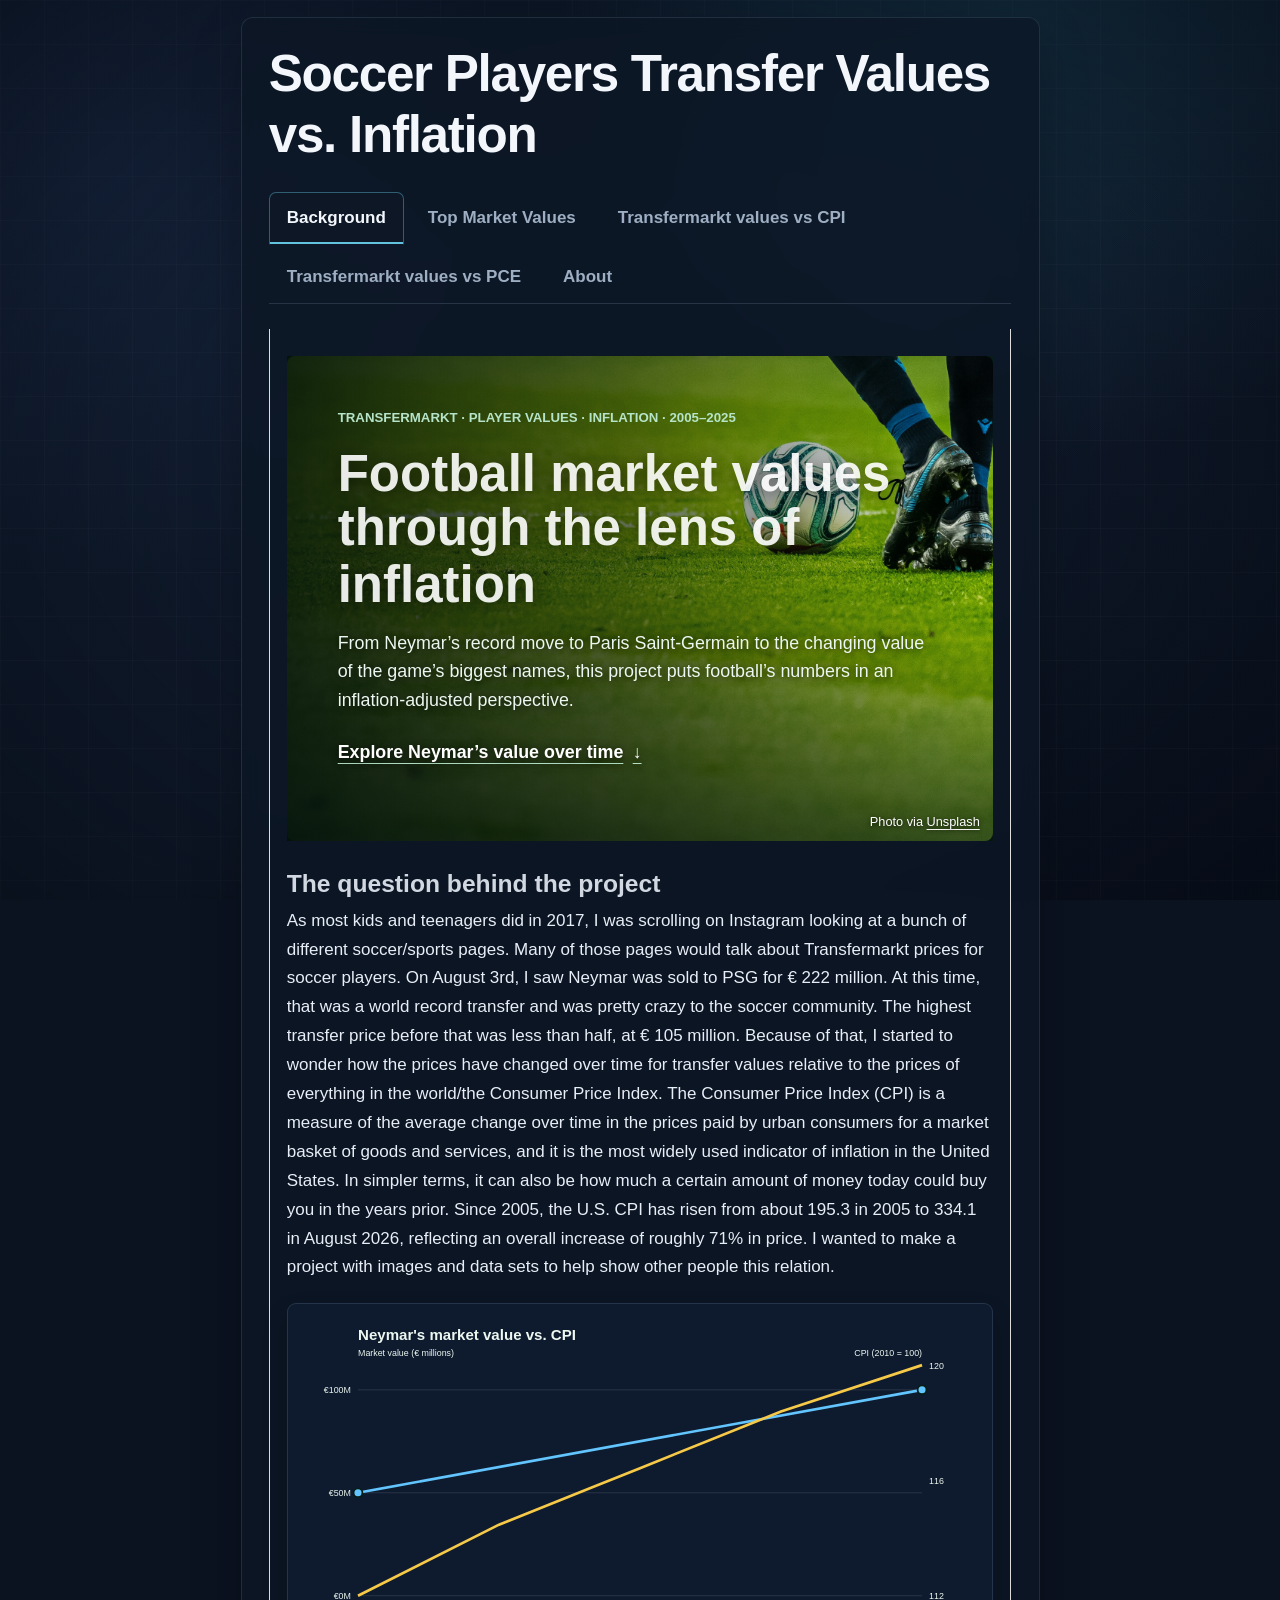
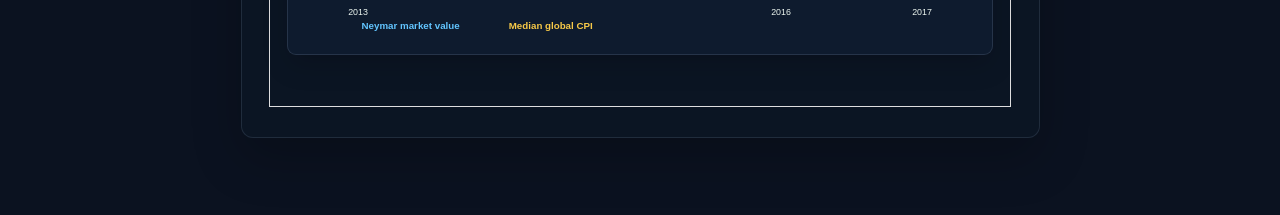
<file: index.html>
<!DOCTYPE html>
<html xmlns="http://www.w3.org/1999/xhtml" lang="en" xml:lang="en"><head>

<meta charset="utf-8">
<meta name="generator" content="quarto-1.10.18">

<meta name="viewport" content="width=device-width, initial-scale=1.0, user-scalable=yes">



<title>Soccer Players Transfer Values vs.&nbsp;Inflation</title>
<style>
/* Default styles provided by pandoc.
** See https://pandoc.org/MANUAL.html#variables-for-html for config info.
*/
span.smallcaps{font-variant: small-caps;}
div.columns{display: flex; gap: 1.5em;}
div.column{flex: auto;}
@media screen {
div.columns{gap: min(4vw, 1.5em);}
div.column{overflow-x: auto;}
}
div.hanging-indent{margin-left: 1.5em; text-indent: -1.5em;}
ul.task-list{list-style: none;}
ul.task-list li input[type="checkbox"] {
  width: 0.8em;
  margin: 0 0.8em 0.2em -1em; /* quarto-specific, see https://github.com/quarto-dev/quarto-cli/issues/4556 */ 
  vertical-align: middle;
}
</style>


<script src="project_files/libs/clipboard/clipboard.min.js"></script>
<script src="project_files/libs/quarto-html/quarto.js" type="module"></script>
<script src="project_files/libs/quarto-html/tabsets/tabsets.js" type="module"></script>
<script src="project_files/libs/quarto-html/popper.min.js"></script>
<script src="project_files/libs/quarto-html/tippy.umd.min.js"></script>
<script src="project_files/libs/quarto-html/anchor.min.js"></script>
<link href="project_files/libs/quarto-html/tippy.css" rel="stylesheet">
<link href="project_files/libs/quarto-html/quarto-syntax-highlighting-64a204ab8560d761af7679ceaba22944.css" rel="stylesheet" id="quarto-text-highlighting-styles">
<script src="project_files/libs/bootstrap/bootstrap.min.js"></script>
<link href="project_files/libs/bootstrap/bootstrap-icons.css" rel="stylesheet">
<link href="project_files/libs/bootstrap/bootstrap-c19e201e7c4750a027ac7a2f6584b086.min.css" rel="stylesheet" append-hash="true" id="quarto-bootstrap" data-mode="light">


<link rel="stylesheet" href="styles.css">
</head>

<body class="fullcontent quarto-light">

<div id="quarto-content" class="page-columns page-rows-contents page-layout-article">

<main class="content" id="quarto-document-content">

<header id="title-block-header" class="quarto-title-block default">
<div class="quarto-title">
<h1 class="title">Soccer Players Transfer Values vs.&nbsp;Inflation</h1>
</div>



<div class="quarto-title-meta">

    <div>

    
  
    
  </div>
  


</header>


<div class="tabset-margin-container"></div><div class="panel-tabset">
<ul class="nav nav-tabs" role="tablist"><li class="nav-item" role="presentation"><a class="nav-link active" id="tabset-1-1-tab" data-bs-toggle="tab" data-bs-target="#tabset-1-1" role="tab" aria-controls="tabset-1-1" aria-selected="true" href="">Background</a></li><li class="nav-item" role="presentation"><a class="nav-link" id="tabset-1-2-tab" data-bs-toggle="tab" data-bs-target="#tabset-1-2" role="tab" aria-controls="tabset-1-2" aria-selected="false" href="">Top Market Values</a></li><li class="nav-item" role="presentation"><a class="nav-link" id="tabset-1-3-tab" data-bs-toggle="tab" data-bs-target="#tabset-1-3" role="tab" aria-controls="tabset-1-3" aria-selected="false" href="">Transfermarkt values vs CPI</a></li><li class="nav-item" role="presentation"><a class="nav-link" id="tabset-1-4-tab" data-bs-toggle="tab" data-bs-target="#tabset-1-4" role="tab" aria-controls="tabset-1-4" aria-selected="false" href="">Transfermarkt values vs PCE</a></li><li class="nav-item" role="presentation"><a class="nav-link" id="tabset-1-5-tab" data-bs-toggle="tab" data-bs-target="#tabset-1-5" role="tab" aria-controls="tabset-1-5" aria-selected="false" href="">About</a></li></ul>
<div class="tab-content">
<div id="tabset-1-1" class="tab-pane active" role="tabpanel" aria-labelledby="tabset-1-1-tab">
<section class="background-cover" aria-labelledby="background-cover-title">
<img src="images/soccer-cover.jpg" alt="A soccer match underway on a green pitch">
<div class="background-cover-copy">
<p class="background-cover-kicker">
Transfermarkt · Player values · Inflation · 2005–2025
</p>
<h3 id="background-cover-title" class="anchored">
Football market values through the lens of inflation
</h3>
<p>
From Neymar’s record move to Paris Saint-Germain to the changing value of the game’s biggest names, this project puts football’s numbers in an inflation-adjusted perspective.
</p>
<p><a class="background-cover-link" href="#neymarStoryChart">Explore Neymar’s value over time <span aria-hidden="true">↓</span></a></p>
</div>
<p class="background-cover-credit">
Photo via <a href="https://unsplash.com/">Unsplash</a>
</p>
</section>
<section id="the-question-behind-the-project" class="level3">
<h3 class="anchored" data-anchor-id="the-question-behind-the-project">The question behind the project</h3>
<p>As most kids and teenagers did in 2017, I was scrolling on Instagram looking at a bunch of different soccer/sports pages. Many of those pages would talk about Transfermarkt prices for soccer players. On August 3rd, I saw Neymar was sold to PSG for € 222 million. At this time, that was a world record transfer and was pretty crazy to the soccer community. The highest transfer price before that was less than half, at € 105 million. Because of that, I started to wonder how the prices have changed over time for transfer values relative to the prices of everything in the world/the Consumer Price Index. The Consumer Price Index (CPI) is a measure of the average change over time in the prices paid by urban consumers for a market basket of goods and services, and it is the most widely used indicator of inflation in the United States. In simpler terms, it can also be how much a certain amount of money today could buy you in the years prior. Since 2005, the U.S. CPI has risen from about 195.3 in 2005 to 334.1 in August 2026, reflecting an overall increase of roughly 71% in price. I wanted to make a project with images and data sets to help show other people this relation.</p>
<div id="neymarStoryChart" class="story-chart-container">

</div>
<script>
const neymarStoryValues = [{"year":2013,"value_millions":50},{"year":2017,"value_millions":100}];
const neymarStoryCpi = [{"year":2013,"cpi":111.88982207},{"year":2014,"cpi":114.52282916},{"year":2015,"cpi":116.61637722},{"year":2016,"cpi":118.71283666},{"year":2017,"cpi":120.43423501}];
</script>
<script>
const neymarStoryContainer = document.getElementById("neymarStoryChart");

function renderNeymarStoryChart() {
  const values = neymarStoryValues.map(point => ({ year: Number(point.year), value: Number(point.value_millions) }));
  const cpi = neymarStoryCpi.map(point => ({ year: Number(point.year), value: Number(point.cpi) }));
  const width = 760;
  const height = 360;
  const margin = { top: 52, right: 62, bottom: 48, left: 62 };
  const years = [...new Set([...values, ...cpi].map(point => point.year))].sort((a, b) => a - b);
  const valueMax = Math.max(...values.map(point => point.value)) * 1.12;
  const cpiMin = Math.min(...cpi.map(point => point.value));
  const cpiMax = Math.max(...cpi.map(point => point.value));
  const xScale = year => margin.left + ((year - years[0]) / (years[years.length - 1] - years[0])) * (width - margin.left - margin.right);
  const valueScale = value => height - margin.bottom - (value / valueMax) * (height - margin.top - margin.bottom);
  const cpiScale = value => height - margin.bottom - ((value - cpiMin) / (cpiMax - cpiMin)) * (height - margin.top - margin.bottom);
  const svgNs = "http://www.w3.org/2000/svg";
  const svg = document.createElementNS(svgNs, "svg");
  svg.setAttribute("viewBox", `0 0 ${width} ${height}`);
  svg.setAttribute("role", "img");
  svg.setAttribute("aria-label", "Neymar market value and median global CPI over time");

  const addText = (text, x, y, className, anchor = "start") => {
    const element = document.createElementNS(svgNs, "text");
    element.textContent = text;
    element.setAttribute("x", x);
    element.setAttribute("y", y);
    element.setAttribute("text-anchor", anchor);
    element.setAttribute("class", className);
    svg.appendChild(element);
  };
  const addLine = (x1, y1, x2, y2, className) => {
    const line = document.createElementNS(svgNs, "line");
    line.setAttribute("x1", x1);
    line.setAttribute("y1", y1);
    line.setAttribute("x2", x2);
    line.setAttribute("y2", y2);
    line.setAttribute("class", className);
    svg.appendChild(line);
  };

  addText("Neymar's market value vs. CPI", margin.left, 24, "story-chart-title");
  addText("Market value (€ millions)", margin.left, 42, "story-chart-axis-label");
  addText("CPI (2010 = 100)", width - margin.right, 42, "story-chart-axis-label", "end");
  [0, 50, 100, 150, 200].forEach(tick => {
    const y = valueScale(tick);
    addLine(margin.left, y, width - margin.right, y, "story-chart-grid");
    addText(`€${tick}M`, margin.left - 8, y + 4, "story-chart-tick", "end");
  });
  [cpiMin, (cpiMin + cpiMax) / 2, cpiMax].forEach(tick => addText(tick.toFixed(0), width - margin.right + 8, cpiScale(tick) + 4, "story-chart-tick"));
  years.filter(year => year === years[0] || year === years[years.length - 1] || year % 4 === 0).forEach(year => addText(year, xScale(year), height - margin.bottom + 22, "story-chart-tick", "middle"));

  const makePolyline = (points, scale, className) => {
    const line = document.createElementNS(svgNs, "polyline");
    line.setAttribute("points", points.map(point => `${xScale(point.year)},${scale(point.value)}`).join(" "));
    line.setAttribute("class", className);
    svg.appendChild(line);
  };
  makePolyline(values, valueScale, "story-chart-value-line");
  makePolyline(cpi, cpiScale, "story-chart-cpi-line");
  values.forEach(point => {
    const circle = document.createElementNS(svgNs, "circle");
    circle.setAttribute("cx", xScale(point.year));
    circle.setAttribute("cy", valueScale(point.value));
    circle.setAttribute("r", 5);
    circle.setAttribute("class", "story-chart-value-point");
    svg.appendChild(circle);
  });
  addText("Neymar market value", margin.left + 4, height - 10, "story-chart-legend-value");
  addText("Median global CPI", margin.left + 170, height - 10, "story-chart-legend-cpi");
  neymarStoryContainer.appendChild(svg);
}

renderNeymarStoryChart();
</script>
</section>
</div>
<div id="tabset-1-2" class="tab-pane" role="tabpanel" aria-labelledby="tabset-1-2-tab">
<div class="transfermarkt-intro">
<p>Transfermarkt is a soccer data website that tracks players, clubs, transfers, and estimated market values. The table below uses Transfermarkt data to show the 5 players with the highest estimated market values for each selected year.</p>
</div>
<div class="year-selector-row">
<p><label for="yearSelect">Choose a year:</label> <select id="yearSelect"></select></p>
</div>
<div class="top25-layout">
<div id="top25TableContainer">

</div>
<div id="cpiChartContainer">

</div>
</div>
<script>
const top25Data = [{"year":2005,"player":"Sergio Ramos","value_millions":27},{"year":2005,"player":"James Milner","value_millions":5.5},{"year":2005,"player":"Pepe Reina","value_millions":4.5},{"year":2005,"player":"Lionel Messi","value_millions":3},{"year":2005,"player":"Ludovic Butelle","value_millions":1.75},{"year":2006,"player":"Lukas Podolski","value_millions":12},{"year":2006,"player":"James Milner","value_millions":4.7},{"year":2006,"player":"Thiago Silva","value_millions":3.5},{"year":2006,"player":"Thiago Silva","value_millions":3.5},{"year":2006,"player":"Paolo Guerrero","value_millions":3},{"year":2007,"player":"Pepe","value_millions":30},{"year":2007,"player":"Nani","value_millions":25},{"year":2007,"player":"Raúl García","value_millions":12},{"year":2007,"player":"Willian","value_millions":11},{"year":2007,"player":"José Sosa","value_millions":10},{"year":2008,"player":"Luka Modrić","value_millions":18},{"year":2008,"player":"Éver Banega","value_millions":15},{"year":2008,"player":"Éver Banega","value_millions":12},{"year":2008,"player":"James Milner","value_millions":8.75},{"year":2008,"player":"Hugo Lloris","value_millions":8.5},{"year":2009,"player":"Cristiano Ronaldo","value_millions":60},{"year":2009,"player":"Karim Benzema","value_millions":29},{"year":2009,"player":"Dmytro Chygrynskyi","value_millions":13.5},{"year":2009,"player":"Álvaro Negredo","value_millions":12},{"year":2009,"player":"Lukas Podolski","value_millions":12},{"year":2010,"player":"Mario Balotelli","value_millions":26},{"year":2010,"player":"James Milner","value_millions":20},{"year":2010,"player":"Jérôme Boateng","value_millions":15},{"year":2010,"player":"André-Pierre Gignac","value_millions":14.5},{"year":2010,"player":"João Moutinho","value_millions":14.5},{"year":2011,"player":"Edin Dzeko","value_millions":30},{"year":2011,"player":"Manuel Neuer","value_millions":28},{"year":2011,"player":"Juan Mata","value_millions":26},{"year":2011,"player":"Radamel Falcao","value_millions":25},{"year":2011,"player":"Alexis Sánchez","value_millions":25},{"year":2012,"player":"Luka Modrić","value_millions":40},{"year":2012,"player":"Thiago Silva","value_millions":38},{"year":2012,"player":"Hulk","value_millions":37},{"year":2012,"player":"Shinji Kagawa","value_millions":22},{"year":2012,"player":"Axel Witsel","value_millions":20},{"year":2013,"player":"Radamel Falcao","value_millions":60},{"year":2013,"player":"Edinson Cavani","value_millions":55},{"year":2013,"player":"Neymar","value_millions":50},{"year":2013,"player":"Mario Götze","value_millions":45},{"year":2013,"player":"Lucas Moura","value_millions":35},{"year":2014,"player":"James Rodríguez","value_millions":60},{"year":2014,"player":"Radamel Falcao","value_millions":55},{"year":2014,"player":"Luis Suárez","value_millions":52},{"year":2014,"player":"Ángel Di María","value_millions":50},{"year":2014,"player":"Robert Lewandowski","value_millions":50},{"year":2015,"player":"Ángel Di María","value_millions":50},{"year":2015,"player":"Kevin De Bruyne","value_millions":45},{"year":2015,"player":"Radamel Falcao","value_millions":45},{"year":2015,"player":"Arturo Vidal","value_millions":42},{"year":2015,"player":"Raheem Sterling","value_millions":40},{"year":2016,"player":"Paul Pogba","value_millions":70},{"year":2016,"player":"Mats Hummels","value_millions":38},{"year":2016,"player":"Mario Götze","value_millions":35},{"year":2016,"player":"Miralem Pjanić","value_millions":35},{"year":2016,"player":"Granit Xhaka","value_millions":35},{"year":2017,"player":"Neymar","value_millions":100},{"year":2017,"player":"James Rodríguez","value_millions":50},{"year":2017,"player":"Romelu Lukaku","value_millions":50},{"year":2017,"player":"Leonardo Bonucci","value_millions":45},{"year":2017,"player":"Álvaro Morata","value_millions":40},{"year":2018,"player":"Kylian Mbappé","value_millions":120},{"year":2018,"player":"Kylian Mbappé","value_millions":120},{"year":2018,"player":"Cristiano Ronaldo","value_millions":100},{"year":2018,"player":"Philippe Coutinho","value_millions":90},{"year":2018,"player":"Alexis Sánchez","value_millions":70},{"year":2019,"player":"Antoine Griezmann","value_millions":130},{"year":2019,"player":"Philippe Coutinho","value_millions":90},{"year":2019,"player":"Frenkie de Jong","value_millions":85},{"year":2019,"player":"Mauro Icardi","value_millions":80},{"year":2019,"player":"Rodri","value_millions":80},{"year":2020,"player":"Christian Eriksen","value_millions":90},{"year":2020,"player":"Kai Havertz","value_millions":81},{"year":2020,"player":"Leroy Sané","value_millions":80},{"year":2020,"player":"Timo Werner","value_millions":64},{"year":2020,"player":"Mauro Icardi","value_millions":60},{"year":2021,"player":"Romelu Lukaku","value_millions":100},{"year":2021,"player":"Jadon Sancho","value_millions":100},{"year":2021,"player":"Lionel Messi","value_millions":80},{"year":2021,"player":"Raphaël Varane","value_millions":70},{"year":2021,"player":"Jack Grealish","value_millions":65},{"year":2022,"player":"Erling Haaland","value_millions":150},{"year":2022,"player":"Matthijs de Ligt","value_millions":70},{"year":2022,"player":"Raheem Sterling","value_millions":70},{"year":2022,"player":"Romelu Lukaku","value_millions":70},{"year":2022,"player":"Sadio Mané","value_millions":70},{"year":2023,"player":"Jude Bellingham","value_millions":120},{"year":2023,"player":"Harry Kane","value_millions":90},{"year":2023,"player":"Declan Rice","value_millions":90},{"year":2023,"player":"Randal Kolo Muani","value_millions":80},{"year":2023,"player":"Christopher Nkunku","value_millions":80},{"year":2024,"player":"Kylian Mbappé","value_millions":180},{"year":2024,"player":"Victor Osimhen","value_millions":100},{"year":2024,"player":"Julián Alvarez","value_millions":90},{"year":2024,"player":"Douglas Luiz","value_millions":70},{"year":2024,"player":"Matthijs de Ligt","value_millions":65},{"year":2025,"player":"Florian Wirtz","value_millions":140},{"year":2025,"player":"Alexander Isak","value_millions":120},{"year":2025,"player":"Khvicha Kvaratskhelia","value_millions":85},{"year":2025,"player":"Xavi Simons","value_millions":80},{"year":2025,"player":"Xavi Simons","value_millions":80}];
const cpiYearlyData = [{"year":2005,"cpi":78.88649014},{"year":2006,"cpi":82.66809904},{"year":2007,"cpi":86.14766533},{"year":2008,"cpi":94.163835},{"year":2009,"cpi":96.78074053},{"year":2010,"cpi":100},{"year":2011,"cpi":104.80063594},{"year":2012,"cpi":108.7840249},{"year":2013,"cpi":111.88982207},{"year":2014,"cpi":114.52282916},{"year":2015,"cpi":116.61637722},{"year":2016,"cpi":118.71283666},{"year":2017,"cpi":120.43423501},{"year":2018,"cpi":123.15851001},{"year":2019,"cpi":125.60400261},{"year":2020,"cpi":128.10944361},{"year":2021,"cpi":132.02037936},{"year":2022,"cpi":141.8466642},{"year":2023,"cpi":149.75878009},{"year":2024,"cpi":155.67679535},{"year":2025,"cpi":161.5555186}];
</script>
<script>
const yearSelect = document.getElementById("yearSelect");
const top25TableContainer = document.getElementById("top25TableContainer");
const cpiChartContainer = document.getElementById("cpiChartContainer");

const comparisonYears = [...new Set(top25Data.map(d => d.year))].sort((a, b) => a - b);

yearSelect.innerHTML = comparisonYears.map(year => `<option value="${year}">${year}</option>`).join("");

function formatMoneyMillions(value) {
  return `€${Number(value).toFixed(1)}M`;
}

function renderTop25Table(year) {
  const rows = top25Data.filter(d => d.year === year).slice(0, 5);
  const table = `
    <div class="chart-panel-header">
      <div class="chart-title">Top 5 market values</div>
      <div class="chart-range">${year}</div>
    </div>
    <table class="top25-table">
      <thead>
        <tr>
          <th>Rank</th>
          <th>Player</th>
          <th>Market value</th>
        </tr>
      </thead>
      <tbody>
        ${rows.map((row, index) => `
          <tr>
            <td>${index + 1}</td>
            <td>${row.player}</td>
            <td>${formatMoneyMillions(row.value_millions)}</td>
          </tr>
        `).join("")}
      </tbody>
    </table>
  `;
  top25TableContainer.innerHTML = table;
}

function renderCpiChart(year) {
  const selectedCpi = cpiYearlyData.filter(d => d.year <= year);
  const width = 420;
  const height = 260;
  const margin = { top: 18, right: 18, bottom: 32, left: 40 };
  const minVal = Math.min(...selectedCpi.map(d => d.cpi));
  const maxVal = Math.max(...selectedCpi.map(d => d.cpi));
  const x = i => margin.left + (i / Math.max(selectedCpi.length - 1, 1)) * (width - margin.left - margin.right);
  const y = value => height - margin.bottom - ((value - minVal) / Math.max(maxVal - minVal, 1)) * (height - margin.top - margin.bottom);
  const svgNs = "http://www.w3.org/2000/svg";
  const svg = document.createElementNS(svgNs, "svg");
  svg.setAttribute("viewBox", `0 0 ${width} ${height}`);

  const gridY = [minVal, (minVal + maxVal) / 2, maxVal];
  gridY.forEach(tick => {
    const line = document.createElementNS(svgNs, "line");
    line.setAttribute("x1", margin.left);
    line.setAttribute("y1", y(tick));
    line.setAttribute("x2", width - margin.right);
    line.setAttribute("y2", y(tick));
    line.setAttribute("stroke", "rgba(255,255,255,0.16)");
    line.setAttribute("stroke-width", "1");
    svg.appendChild(line);
  });

  const polyline = document.createElementNS(svgNs, "polyline");
  polyline.setAttribute("points", selectedCpi.map((d, i) => `${x(i)},${y(d.cpi)}`).join(" "));
  polyline.setAttribute("fill", "none");
  polyline.setAttribute("stroke", "#f7c948");
  polyline.setAttribute("stroke-width", "3");
  svg.appendChild(polyline);

  const labels = selectedCpi.filter((d, i) => i % Math.ceil(selectedCpi.length / 5) === 0 || i === selectedCpi.length - 1);
  labels.forEach((d, i) => {
    const actualIndex = selectedCpi.indexOf(d);
    const line = document.createElementNS(svgNs, "line");
    line.setAttribute("x1", x(actualIndex));
    line.setAttribute("y1", height - margin.bottom);
    line.setAttribute("x2", x(actualIndex));
    line.setAttribute("y2", height - margin.bottom + 6);
    line.setAttribute("stroke", "rgba(255,255,255,0.4)");
    svg.appendChild(line);

    const text = document.createElementNS(svgNs, "text");
    text.setAttribute("x", x(actualIndex));
    text.setAttribute("y", height - 8);
    text.setAttribute("text-anchor", "middle");
    text.setAttribute("fill", "#edf7f1");
    text.setAttribute("font-size", "10");
    text.textContent = d.year;
    svg.appendChild(text);
  });

  const title = document.createElementNS(svgNs, "text");
  title.setAttribute("x", margin.left);
  title.setAttribute("y", 14);
  title.setAttribute("fill", "#edf7f1");
  title.setAttribute("font-size", "12");
  title.setAttribute("font-weight", "700");
  title.textContent = "CPI trend";
  svg.appendChild(title);

  cpiChartContainer.innerHTML = `
    <div class="chart-panel-header">
      <div class="chart-title">CPI trend</div>
      <div class="chart-range">2005–${year}</div>
    </div>
  `;
  cpiChartContainer.appendChild(svg);
}

yearSelect.addEventListener("change", () => {
  const selectedYear = Number(yearSelect.value);
  renderTop25Table(selectedYear);
  renderCpiChart(selectedYear);
});

renderTop25Table(comparisonYears[0]);
renderCpiChart(comparisonYears[0]);
</script>
</div>
<div id="tabset-1-3" class="tab-pane" role="tabpanel" aria-labelledby="tabset-1-3-tab">
<div class="comparison-controls">
<button id="comparisonPlayButton" class="comparison-play-button" type="button">
Play animation
</button>
</div>
<div id="interactiveGraphsContainer">

</div>
<script>
const transfermarktVsCpi = {
  years: [2005,2006,2007,2008,2009,2010,2011,2012,2013,2014,2015,2016,2017,2018,2019,2020,2021,2022,2023,2024,2025],
  transfermarktTop25: [2.031,1.754,5.934,5.872,9.308,9.46,16.92,16.7,27.04,29.94,28.24,29.2,34.84,57.44,65.6,54.2,52.92,58.56,64.6,61.4,70],
  cpi: [78.8865,82.6681,86.1477,94.1638,96.7807,100,104.8006,108.784,111.8898,114.5228,116.6164,118.7128,120.4342,123.1585,125.604,128.1094,132.0204,141.8467,149.7588,155.6768,161.5555],
  transfermarktTop50: [1.6476,0.994,3.358,3.591,5.502,6.48,11.75,12.34,19.87,20.93,22.17,23.08,27.4,43.6,52.2,44.32,42.24,47.38,54.18,49,56.62],
  cpiObservations: [{"year":2005,"country":"Aruba","cpi_value":84.13704849},{"year":2006,"country":"Aruba","cpi_value":87.17273372},{"year":2007,"country":"Aruba","cpi_value":91.87358252},{"year":2008,"country":"Aruba","cpi_value":100.10176868},{"year":2009,"country":"Aruba","cpi_value":97.96416676},{"year":2010,"country":"Aruba","cpi_value":100},{"year":2011,"country":"Aruba","cpi_value":104.31629742},{"year":2012,"country":"Aruba","cpi_value":104.97085297},{"year":2013,"country":"Aruba","cpi_value":102.48087585},{"year":2014,"country":"Aruba","cpi_value":102.9127722},{"year":2015,"country":"Aruba","cpi_value":103.40136458},{"year":2016,"country":"Aruba","cpi_value":102.43849522},{"year":2017,"country":"Aruba","cpi_value":101.38513883},{"year":2018,"country":"Aruba","cpi_value":105.06140595},{"year":2019,"country":"Aruba","cpi_value":109.53435543},{"year":2005,"country":"Afghanistan","cpi_value":71.58214338},{"year":2006,"country":"Afghanistan","cpi_value":76.43870301},{"year":2007,"country":"Afghanistan","cpi_value":83.07401873},{"year":2008,"country":"Afghanistan","cpi_value":105.02106474},{"year":2009,"country":"Afghanistan","cpi_value":97.86791084},{"year":2010,"country":"Afghanistan","cpi_value":100},{"year":2011,"country":"Afghanistan","cpi_value":111.80418581},{"year":2012,"country":"Afghanistan","cpi_value":119.00573135},{"year":2013,"country":"Afghanistan","cpi_value":127.79522307},{"year":2014,"country":"Afghanistan","cpi_value":133.76836673},{"year":2015,"country":"Afghanistan","cpi_value":132.88320919},{"year":2016,"country":"Afghanistan","cpi_value":138.70866551},{"year":2017,"country":"Afghanistan","cpi_value":145.61074144},{"year":2018,"country":"Afghanistan","cpi_value":146.52248186},{"year":2019,"country":"Afghanistan","cpi_value":149.89597521},{"year":2020,"country":"Afghanistan","cpi_value":158.29297973},{"year":2021,"country":"Afghanistan","cpi_value":166.41848036},{"year":2022,"country":"Afghanistan","cpi_value":189.23795275},{"year":2023,"country":"Afghanistan","cpi_value":180.44840108},{"year":2024,"country":"Afghanistan","cpi_value":168.53666714},{"year":2005,"country":"Angola","cpi_value":53.69480503},{"year":2006,"country":"Angola","cpi_value":60.8390117},{"year":2007,"country":"Angola","cpi_value":68.29270166},{"year":2008,"country":"Angola","cpi_value":76.81278243},{"year":2009,"country":"Angola","cpi_value":87.35939555},{"year":2010,"country":"Angola","cpi_value":100},{"year":2011,"country":"Angola","cpi_value":113.48246792},{"year":2012,"country":"Angola","cpi_value":125.14608808},{"year":2013,"country":"Angola","cpi_value":136.13117928},{"year":2014,"country":"Angola","cpi_value":146.04205638},{"year":2015,"country":"Angola","cpi_value":159.70571051},{"year":2016,"country":"Angola","cpi_value":208.7264442},{"year":2017,"country":"Angola","cpi_value":271.01976589},{"year":2018,"country":"Angola","cpi_value":324.21806762},{"year":2019,"country":"Angola","cpi_value":379.59760707},{"year":2020,"country":"Angola","cpi_value":464.13983711},{"year":2021,"country":"Angola","cpi_value":583.67577944},{"year":2022,"country":"Angola","cpi_value":708.32143557},{"year":2023,"country":"Angola","cpi_value":804.96553314},{"year":2024,"country":"Angola","cpi_value":1032.29178341},{"year":2025,"country":"Angola","cpi_value":1240.42265673},{"year":2005,"country":"Albania","cpi_value":86.6711031},{"year":2006,"country":"Albania","cpi_value":88.72583949},{"year":2007,"country":"Albania","cpi_value":91.32788664},{"year":2008,"country":"Albania","cpi_value":94.36076786},{"year":2009,"country":"Albania","cpi_value":96.49985295},{"year":2010,"country":"Albania","cpi_value":100},{"year":2011,"country":"Albania","cpi_value":103.4280713},{"year":2012,"country":"Albania","cpi_value":105.52930843},{"year":2013,"country":"Albania","cpi_value":107.57406626},{"year":2014,"country":"Albania","cpi_value":109.3230754},{"year":2015,"country":"Albania","cpi_value":111.39603116},{"year":2016,"country":"Albania","cpi_value":112.81681144},{"year":2017,"country":"Albania","cpi_value":115.05809941},{"year":2018,"country":"Albania","cpi_value":117.39154627},{"year":2019,"country":"Albania","cpi_value":119.04804757},{"year":2020,"country":"Albania","cpi_value":120.97768144},{"year":2021,"country":"Albania","cpi_value":123.44740649},{"year":2022,"country":"Albania","cpi_value":131.74949482},{"year":2023,"country":"Albania","cpi_value":138.01859105},{"year":2024,"country":"Albania","cpi_value":141.07690878},{"year":2025,"country":"Albania","cpi_value":144.10468096},{"year":2007,"country":"United Arab Emirates","cpi_value":86.95312352},{"year":2008,"country":"United Arab Emirates","cpi_value":97.60524657},{"year":2009,"country":"United Arab Emirates","cpi_value":99.12965817},{"year":2010,"country":"United Arab Emirates","cpi_value":100},{"year":2011,"country":"United Arab Emirates","cpi_value":100.8773466},{"year":2012,"country":"United Arab Emirates","cpi_value":101.54542589},{"year":2013,"country":"United Arab Emirates","cpi_value":102.66356122},{"year":2014,"country":"United Arab Emirates","cpi_value":105.07232418},{"year":2015,"country":"United Arab Emirates","cpi_value":109.34873214},{"year":2016,"country":"United Arab Emirates","cpi_value":111.11743486},{"year":2017,"country":"United Arab Emirates","cpi_value":113.30292099},{"year":2018,"country":"United Arab Emirates","cpi_value":116.77977271},{"year":2019,"country":"United Arab Emirates","cpi_value":114.52466053},{"year":2020,"country":"United Arab Emirates","cpi_value":112.1432311},{"year":2021,"country":"United Arab Emirates","cpi_value":112.3450164},{"year":2022,"country":"United Arab Emirates","cpi_value":118.28944517},{"year":2023,"country":"United Arab Emirates","cpi_value":120.21366947},{"year":2024,"country":"United Arab Emirates","cpi_value":122.2132617},{"year":2025,"country":"United Arab Emirates","cpi_value":123.74198492},{"year":2005,"country":"Armenia","cpi_value":76.3796018},{"year":2006,"country":"Armenia","cpi_value":78.58877228},{"year":2007,"country":"Armenia","cpi_value":82.05246309},{"year":2008,"country":"Armenia","cpi_value":89.39612027},{"year":2009,"country":"Armenia","cpi_value":92.44163764},{"year":2010,"country":"Armenia","cpi_value":100},{"year":2011,"country":"Armenia","cpi_value":107.65000808},{"year":2012,"country":"Armenia","cpi_value":110.4037169},{"year":2013,"country":"Armenia","cpi_value":116.79572533},{"year":2014,"country":"Armenia","cpi_value":120.27776644},{"year":2015,"country":"Armenia","cpi_value":124.76616125},{"year":2016,"country":"Armenia","cpi_value":123.01493398},{"year":2017,"country":"Armenia","cpi_value":124.2076293},{"year":2018,"country":"Armenia","cpi_value":127.33795198},{"year":2019,"country":"Armenia","cpi_value":129.17600733},{"year":2020,"country":"Armenia","cpi_value":130.7408917},{"year":2021,"country":"Armenia","cpi_value":140.13441073},{"year":2022,"country":"Armenia","cpi_value":152.24330057},{"year":2023,"country":"Armenia","cpi_value":155.25835548},{"year":2024,"country":"Armenia","cpi_value":155.67679535},{"year":2025,"country":"Armenia","cpi_value":160.82492331},{"year":2005,"country":"Antigua and Barbuda","cpi_value":89.46046308},{"year":2006,"country":"Antigua and Barbuda","cpi_value":91.05982416},{"year":2007,"country":"Antigua and Barbuda","cpi_value":92.34927916},{"year":2008,"country":"Antigua and Barbuda","cpi_value":97.27501092},{"year":2009,"country":"Antigua and Barbuda","cpi_value":96.73984273},{"year":2010,"country":"Antigua and Barbuda","cpi_value":100},{"year":2011,"country":"Antigua and Barbuda","cpi_value":103.45674967},{"year":2012,"country":"Antigua and Barbuda","cpi_value":106.95036042},{"year":2013,"country":"Antigua and Barbuda","cpi_value":108.08349716},{"year":2014,"country":"Antigua and Barbuda","cpi_value":109.26100371},{"year":2015,"country":"Antigua and Barbuda","cpi_value":110.31973569},{"year":2016,"country":"Antigua and Barbuda","cpi_value":109.77978921},{"year":2017,"country":"Antigua and Barbuda","cpi_value":112.45016929},{"year":2018,"country":"Antigua and Barbuda","cpi_value":113.80762043},{"year":2019,"country":"Antigua and Barbuda","cpi_value":115.43661261},{"year":2020,"country":"Antigua and Barbuda","cpi_value":116.15923392},{"year":2021,"country":"Antigua and Barbuda","cpi_value":118.55559472},{"year":2022,"country":"Antigua and Barbuda","cpi_value":127.48410944},{"year":2023,"country":"Antigua and Barbuda","cpi_value":133.94390603},{"year":2024,"country":"Antigua and Barbuda","cpi_value":142.2469106},{"year":2025,"country":"Antigua and Barbuda","cpi_value":144.19389425},{"year":2005,"country":"Australia","cpi_value":86.34235067},{"year":2006,"country":"Australia","cpi_value":89.41206901},{"year":2007,"country":"Australia","cpi_value":91.49323723},{"year":2008,"country":"Australia","cpi_value":95.47346503},{"year":2009,"country":"Australia","cpi_value":97.16441491},{"year":2010,"country":"Australia","cpi_value":100},{"year":2011,"country":"Australia","cpi_value":103.30384785},{"year":2012,"country":"Australia","cpi_value":105.12487051},{"year":2013,"country":"Australia","cpi_value":107.70030629},{"year":2014,"country":"Australia","cpi_value":110.37981379},{"year":2015,"country":"Australia","cpi_value":112.04474761},{"year":2016,"country":"Australia","cpi_value":113.47555193},{"year":2017,"country":"Australia","cpi_value":115.68678544},{"year":2018,"country":"Australia","cpi_value":117.89802269},{"year":2019,"country":"Australia","cpi_value":119.79708976},{"year":2020,"country":"Australia","cpi_value":120.81165219},{"year":2021,"country":"Australia","cpi_value":124.27159262},{"year":2022,"country":"Australia","cpi_value":132.46618147},{"year":2023,"country":"Australia","cpi_value":139.88033739},{"year":2024,"country":"Australia","cpi_value":144.30974151},{"year":2025,"country":"Australia","cpi_value":148.4572582},{"year":2005,"country":"Austria","cpi_value":91.35266567},{"year":2006,"country":"Austria","cpi_value":92.66955866},{"year":2007,"country":"Austria","cpi_value":94.67914928},{"year":2008,"country":"Austria","cpi_value":97.72398369},{"year":2009,"country":"Austria","cpi_value":98.21876885},{"year":2010,"country":"Austria","cpi_value":100},{"year":2011,"country":"Austria","cpi_value":103.28657915},{"year":2012,"country":"Austria","cpi_value":105.85394847},{"year":2013,"country":"Austria","cpi_value":107.97119275},{"year":2014,"country":"Austria","cpi_value":109.70500693},{"year":2015,"country":"Austria","cpi_value":110.6885818},{"year":2016,"country":"Austria","cpi_value":111.67547207},{"year":2017,"country":"Austria","cpi_value":113.99973918},{"year":2018,"country":"Austria","cpi_value":116.27788695},{"year":2019,"country":"Austria","cpi_value":118.05798006},{"year":2020,"country":"Austria","cpi_value":119.68943584},{"year":2021,"country":"Austria","cpi_value":123.00084356},{"year":2022,"country":"Austria","cpi_value":133.51356568},{"year":2023,"country":"Austria","cpi_value":143.94649483},{"year":2024,"country":"Austria","cpi_value":148.17552157},{"year":2025,"country":"Austria","cpi_value":153.40196026},{"year":2005,"country":"Azerbaijan","cpi_value":61.02034247},{"year":2006,"country":"Azerbaijan","cpi_value":66.10268093},{"year":2007,"country":"Azerbaijan","cpi_value":77.14166667},{"year":2008,"country":"Azerbaijan","cpi_value":93.225},{"year":2009,"country":"Azerbaijan","cpi_value":94.58333333},{"year":2010,"country":"Azerbaijan","cpi_value":100},{"year":2011,"country":"Azerbaijan","cpi_value":107.85833333},{"year":2012,"country":"Azerbaijan","cpi_value":109.00833333},{"year":2013,"country":"Azerbaijan","cpi_value":111.64166667},{"year":2014,"country":"Azerbaijan","cpi_value":113.175},{"year":2015,"country":"Azerbaijan","cpi_value":117.73333333},{"year":2016,"country":"Azerbaijan","cpi_value":132.38333333},{"year":2017,"country":"Azerbaijan","cpi_value":149.50833333},{"year":2018,"country":"Azerbaijan","cpi_value":152.9},{"year":2019,"country":"Azerbaijan","cpi_value":156.89156432},{"year":2020,"country":"Azerbaijan","cpi_value":161.22147258},{"year":2021,"country":"Azerbaijan","cpi_value":171.94318276},{"year":2022,"country":"Azerbaijan","cpi_value":195.76119779},{"year":2023,"country":"Azerbaijan","cpi_value":212.95966177},{"year":2024,"country":"Azerbaijan","cpi_value":217.67069554},{"year":2025,"country":"Azerbaijan","cpi_value":229.90833333},{"year":2005,"country":"Burundi","cpi_value":61.2933033},{"year":2006,"country":"Burundi","cpi_value":62.97606191},{"year":2007,"country":"Burundi","cpi_value":68.27364782},{"year":2008,"country":"Burundi","cpi_value":84.93716361},{"year":2009,"country":"Burundi","cpi_value":93.90265116},{"year":2010,"country":"Burundi","cpi_value":100},{"year":2011,"country":"Burundi","cpi_value":109.59216606},{"year":2012,"country":"Burundi","cpi_value":129.49524899},{"year":2013,"country":"Burundi","cpi_value":139.77452756},{"year":2014,"country":"Burundi","cpi_value":145.93208799},{"year":2015,"country":"Burundi","cpi_value":154.02356829},{"year":2016,"country":"Burundi","cpi_value":162.58372015},{"year":2017,"country":"Burundi","cpi_value":188.68252922},{"year":2018,"country":"Burundi","cpi_value":183.3716857},{"year":2019,"country":"Burundi","cpi_value":182.11233999},{"year":2020,"country":"Burundi","cpi_value":195.44497824},{"year":2021,"country":"Burundi","cpi_value":211.87122658},{"year":2022,"country":"Burundi","cpi_value":251.70487882},{"year":2023,"country":"Burundi","cpi_value":319.51790741},{"year":2024,"country":"Burundi","cpi_value":384.10044049},{"year":2025,"country":"Burundi","cpi_value":515.20927937},{"year":2005,"country":"Belgium","cpi_value":90.40587095},{"year":2006,"country":"Belgium","cpi_value":92.02522788},{"year":2007,"country":"Belgium","cpi_value":93.70289959},{"year":2008,"country":"Belgium","cpi_value":97.90963899},{"year":2009,"country":"Belgium","cpi_value":97.85760425},{"year":2010,"country":"Belgium","cpi_value":100},{"year":2011,"country":"Belgium","cpi_value":103.53208211},{"year":2012,"country":"Belgium","cpi_value":106.47204479},{"year":2013,"country":"Belgium","cpi_value":107.65718079},{"year":2014,"country":"Belgium","cpi_value":108.02321826},{"year":2015,"country":"Belgium","cpi_value":108.6296921},{"year":2016,"country":"Belgium","cpi_value":110.77388215},{"year":2017,"country":"Belgium","cpi_value":113.12890261},{"year":2018,"country":"Belgium","cpi_value":115.45162564},{"year":2019,"country":"Belgium","cpi_value":117.11045719},{"year":2020,"country":"Belgium","cpi_value":117.97800187},{"year":2021,"country":"Belgium","cpi_value":120.8569583},{"year":2022,"country":"Belgium","cpi_value":132.45621905},{"year":2023,"country":"Belgium","cpi_value":137.81938563},{"year":2024,"country":"Belgium","cpi_value":142.15172612},{"year":2025,"country":"Belgium","cpi_value":145.65868801},{"year":2005,"country":"Benin","cpi_value":85.44877295},{"year":2006,"country":"Benin","cpi_value":88.68059676},{"year":2007,"country":"Benin","cpi_value":89.83173133},{"year":2008,"country":"Benin","cpi_value":96.9709274},{"year":2009,"country":"Benin","cpi_value":97.83985707},{"year":2010,"country":"Benin","cpi_value":100},{"year":2011,"country":"Benin","cpi_value":102.70423908},{"year":2012,"country":"Benin","cpi_value":109.63131395},{"year":2013,"country":"Benin","cpi_value":110.10151048},{"year":2014,"country":"Benin","cpi_value":109.49732012},{"year":2015,"country":"Benin","cpi_value":109.73688485},{"year":2016,"country":"Benin","cpi_value":108.86633101},{"year":2017,"country":"Benin","cpi_value":108.91343187},{"year":2018,"country":"Benin","cpi_value":109.91453224},{"year":2019,"country":"Benin","cpi_value":110.7200402},{"year":2020,"country":"Benin","cpi_value":114.06679832},{"year":2021,"country":"Benin","cpi_value":116.04419147},{"year":2022,"country":"Benin","cpi_value":117.61169162},{"year":2023,"country":"Benin","cpi_value":120.83272394},{"year":2024,"country":"Benin","cpi_value":122.23550836},{"year":2025,"country":"Benin","cpi_value":123.58199664},{"year":2005,"country":"Burkina Faso","cpi_value":86.92536198},{"year":2006,"country":"Burkina Faso","cpi_value":88.95342505},{"year":2007,"country":"Burkina Faso","cpi_value":88.74827416},{"year":2008,"country":"Burkina Faso","cpi_value":98.20866083},{"year":2009,"country":"Burkina Faso","cpi_value":100.7701162},{"year":2010,"country":"Burkina Faso","cpi_value":100},{"year":2011,"country":"Burkina Faso","cpi_value":102.75976725},{"year":2012,"country":"Burkina Faso","cpi_value":106.68329177},{"year":2013,"country":"Burkina Faso","cpi_value":107.25270158},{"year":2014,"country":"Burkina Faso","cpi_value":106.9758936},{"year":2015,"country":"Burkina Faso","cpi_value":107.75129658},{"year":2016,"country":"Burkina Faso","cpi_value":108.22652446},{"year":2017,"country":"Burkina Faso","cpi_value":109.8315227},{"year":2018,"country":"Burkina Faso","cpi_value":111.97976471},{"year":2019,"country":"Burkina Faso","cpi_value":108.35902293},{"year":2020,"country":"Burkina Faso","cpi_value":110.40126616},{"year":2021,"country":"Burkina Faso","cpi_value":114.43451987},{"year":2022,"country":"Burkina Faso","cpi_value":130.78748217},{"year":2023,"country":"Burkina Faso","cpi_value":131.75911601},{"year":2024,"country":"Burkina Faso","cpi_value":137.28089973},{"year":2025,"country":"Burkina Faso","cpi_value":136.47611061},{"year":2005,"country":"Bangladesh","cpi_value":69.15310297},{"year":2006,"country":"Bangladesh","cpi_value":73.83149099},{"year":2007,"country":"Bangladesh","cpi_value":80.55531378},{"year":2008,"country":"Bangladesh","cpi_value":87.72630342},{"year":2009,"country":"Bangladesh","cpi_value":92.48411524},{"year":2010,"country":"Bangladesh","cpi_value":100},{"year":2011,"country":"Bangladesh","cpi_value":111.39516516},{"year":2012,"country":"Bangladesh","cpi_value":118.32116425},{"year":2013,"country":"Bangladesh","cpi_value":127.23122879},{"year":2014,"country":"Bangladesh","cpi_value":136.12677686},{"year":2015,"country":"Bangladesh","cpi_value":144.55885089},{"year":2016,"country":"Bangladesh","cpi_value":152.52914032},{"year":2017,"country":"Bangladesh","cpi_value":161.22645891},{"year":2018,"country":"Bangladesh","cpi_value":170.16424338},{"year":2019,"country":"Bangladesh","cpi_value":179.67982175},{"year":2020,"country":"Bangladesh","cpi_value":189.90553471},{"year":2021,"country":"Bangladesh","cpi_value":200.43703917},{"year":2022,"country":"Bangladesh","cpi_value":215.86458662},{"year":2023,"country":"Bangladesh","cpi_value":237.1995696},{"year":2024,"country":"Bangladesh","cpi_value":262.02427947},{"year":2025,"country":"Bangladesh","cpi_value":285.00056704},{"year":2005,"country":"Bulgaria","cpi_value":72.7256368},{"year":2006,"country":"Bulgaria","cpi_value":78.00667774},{"year":2007,"country":"Bulgaria","cpi_value":84.5612155},{"year":2008,"country":"Bulgaria","cpi_value":95.0034429},{"year":2009,"country":"Bulgaria","cpi_value":97.61907981},{"year":2010,"country":"Bulgaria","cpi_value":100},{"year":2011,"country":"Bulgaria","cpi_value":104.21990347},{"year":2012,"country":"Bulgaria","cpi_value":107.29915169},{"year":2013,"country":"Bulgaria","cpi_value":108.25421451},{"year":2014,"country":"Bulgaria","cpi_value":106.71897078},{"year":2015,"country":"Bulgaria","cpi_value":106.60730724},{"year":2016,"country":"Bulgaria","cpi_value":105.7558881},{"year":2017,"country":"Bulgaria","cpi_value":107.93614746},{"year":2018,"country":"Bulgaria","cpi_value":110.97405862},{"year":2019,"country":"Bulgaria","cpi_value":114.41839316},{"year":2020,"country":"Bulgaria","cpi_value":116.33197324},{"year":2021,"country":"Bulgaria","cpi_value":120.16830432},{"year":2022,"country":"Bulgaria","cpi_value":138.58440811},{"year":2023,"country":"Bulgaria","cpi_value":151.67071397},{"year":2024,"country":"Bulgaria","cpi_value":155.38136746},{"year":2025,"country":"Bulgaria","cpi_value":162.49914481},{"year":2005,"country":"Bahrain","cpi_value":87.4960535},{"year":2006,"country":"Bahrain","cpi_value":89.25251023},{"year":2007,"country":"Bahrain","cpi_value":92.15916698},{"year":2008,"country":"Bahrain","cpi_value":95.40870212},{"year":2009,"country":"Bahrain","cpi_value":98.07586463},{"year":2010,"country":"Bahrain","cpi_value":100},{"year":2011,"country":"Bahrain","cpi_value":99.5999593},{"year":2012,"country":"Bahrain","cpi_value":102.34632529},{"year":2013,"country":"Bahrain","cpi_value":105.72376587},{"year":2014,"country":"Bahrain","cpi_value":108.52285883},{"year":2015,"country":"Bahrain","cpi_value":110.52904216},{"year":2016,"country":"Bahrain","cpi_value":113.60925829},{"year":2017,"country":"Bahrain","cpi_value":115.18469867},{"year":2018,"country":"Bahrain","cpi_value":117.58937436},{"year":2019,"country":"Bahrain","cpi_value":118.77211186},{"year":2020,"country":"Bahrain","cpi_value":116.01932315},{"year":2021,"country":"Bahrain","cpi_value":115.3158755},{"year":2022,"country":"Bahrain","cpi_value":119.49693053},{"year":2023,"country":"Bahrain","cpi_value":119.58609995},{"year":2024,"country":"Bahrain","cpi_value":120.68585613},{"year":2025,"country":"Bahrain","cpi_value":120.51966102},{"year":2005,"country":"Bahamas, The","cpi_value":88.16831009},{"year":2006,"country":"Bahamas, The","cpi_value":90.27537954},{"year":2007,"country":"Bahamas, The","cpi_value":92.52556374},{"year":2008,"country":"Bahamas, The","cpi_value":96.6795544},{"year":2009,"country":"Bahamas, The","cpi_value":98.67379715},{"year":2010,"country":"Bahamas, The","cpi_value":100},{"year":2011,"country":"Bahamas, The","cpi_value":103.19878142},{"year":2012,"country":"Bahamas, The","cpi_value":105.23527269},{"year":2013,"country":"Bahamas, The","cpi_value":105.99550786},{"year":2014,"country":"Bahamas, The","cpi_value":107.60002168},{"year":2015,"country":"Bahamas, The","cpi_value":109.60297782},{"year":2016,"country":"Bahamas, The","cpi_value":109.22333839},{"year":2017,"country":"Bahamas, The","cpi_value":110.88157477},{"year":2018,"country":"Bahamas, The","cpi_value":113.39399986},{"year":2019,"country":"Bahamas, The","cpi_value":116.21891118},{"year":2020,"country":"Bahamas, The","cpi_value":116.26367998},{"year":2021,"country":"Bahamas, The","cpi_value":119.64103831},{"year":2022,"country":"Bahamas, The","cpi_value":126.34740465},{"year":2023,"country":"Bahamas, The","cpi_value":130.20468451},{"year":2024,"country":"Bahamas, The","cpi_value":130.73743324},{"year":2005,"country":"Bosnia and Herzegovina","cpi_value":85.04970121},{"year":2006,"country":"Bosnia and Herzegovina","cpi_value":90.25947692},{"year":2007,"country":"Bosnia and Herzegovina","cpi_value":91.61407048},{"year":2008,"country":"Bosnia and Herzegovina","cpi_value":98.41828699},{"year":2009,"country":"Bosnia and Herzegovina","cpi_value":98.04285638},{"year":2010,"country":"Bosnia and Herzegovina","cpi_value":100},{"year":2011,"country":"Bosnia and Herzegovina","cpi_value":103.67125},{"year":2012,"country":"Bosnia and Herzegovina","cpi_value":105.79928333},{"year":2013,"country":"Bosnia and Herzegovina","cpi_value":105.70084167},{"year":2014,"country":"Bosnia and Herzegovina","cpi_value":104.7525},{"year":2015,"country":"Bosnia and Herzegovina","cpi_value":103.66723997},{"year":2016,"country":"Bosnia and Herzegovina","cpi_value":102.02514225},{"year":2017,"country":"Bosnia and Herzegovina","cpi_value":102.85158613},{"year":2018,"country":"Bosnia and Herzegovina","cpi_value":104.30910433},{"year":2019,"country":"Bosnia and Herzegovina","cpi_value":104.89613735},{"year":2020,"country":"Bosnia and Herzegovina","cpi_value":103.79336845},{"year":2021,"country":"Bosnia and Herzegovina","cpi_value":105.85017832},{"year":2022,"country":"Bosnia and Herzegovina","cpi_value":120.69126678},{"year":2023,"country":"Bosnia and Herzegovina","cpi_value":128.06055621},{"year":2005,"country":"Belarus","cpi_value":61.68462172},{"year":2006,"country":"Belarus","cpi_value":66.0007743},{"year":2007,"country":"Belarus","cpi_value":71.56249635},{"year":2008,"country":"Belarus","cpi_value":82.18085117},{"year":2009,"country":"Belarus","cpi_value":92.81970174},{"year":2010,"country":"Belarus","cpi_value":100},{"year":2011,"country":"Belarus","cpi_value":153.22869831},{"year":2012,"country":"Belarus","cpi_value":243.97032896},{"year":2013,"country":"Belarus","cpi_value":288.64681246},{"year":2014,"country":"Belarus","cpi_value":340.94832853},{"year":2015,"country":"Belarus","cpi_value":387.09394516},{"year":2016,"country":"Belarus","cpi_value":432.91263261},{"year":2017,"country":"Belarus","cpi_value":459.02521806},{"year":2018,"country":"Belarus","cpi_value":481.39031388},{"year":2019,"country":"Belarus","cpi_value":508.33929438},{"year":2020,"country":"Belarus","cpi_value":536.54268828},{"year":2021,"country":"Belarus","cpi_value":587.30114981},{"year":2022,"country":"Belarus","cpi_value":676.62774758},{"year":2023,"country":"Belarus","cpi_value":710.46318817},{"year":2024,"country":"Belarus","cpi_value":751.56575072},{"year":2025,"country":"Belarus","cpi_value":801.15991711},{"year":2005,"country":"Belize","cpi_value":99.09037279},{"year":2006,"country":"Belize","cpi_value":92.04131385},{"year":2007,"country":"Belize","cpi_value":94.17490766},{"year":2008,"country":"Belize","cpi_value":100.19685716},{"year":2009,"country":"Belize","cpi_value":99.09037279},{"year":2010,"country":"Belize","cpi_value":100},{"year":2011,"country":"Belize","cpi_value":101.60205616},{"year":2012,"country":"Belize","cpi_value":102.92347294},{"year":2013,"country":"Belize","cpi_value":103.44812304},{"year":2014,"country":"Belize","cpi_value":104.69094843},{"year":2015,"country":"Belize","cpi_value":103.78894795},{"year":2016,"country":"Belize","cpi_value":104.47751203},{"year":2017,"country":"Belize","cpi_value":105.67655174},{"year":2018,"country":"Belize","cpi_value":105.96186007},{"year":2019,"country":"Belize","cpi_value":106.16008227},{"year":2020,"country":"Belize","cpi_value":106.28899739},{"year":2021,"country":"Belize","cpi_value":109.72812308},{"year":2022,"country":"Belize","cpi_value":116.61564017},{"year":2023,"country":"Belize","cpi_value":121.7348804},{"year":2024,"country":"Belize","cpi_value":125.73942216},{"year":2025,"country":"Belize","cpi_value":127.0758002},{"year":2005,"country":"Bolivia","cpi_value":73.04204452},{"year":2006,"country":"Bolivia","cpi_value":76.16999415},{"year":2007,"country":"Bolivia","cpi_value":82.80105619},{"year":2008,"country":"Bolivia","cpi_value":94.39884345},{"year":2009,"country":"Bolivia","cpi_value":97.55785751},{"year":2010,"country":"Bolivia","cpi_value":100},{"year":2011,"country":"Bolivia","cpi_value":109.8844642},{"year":2012,"country":"Bolivia","cpi_value":114.84641027},{"year":2013,"country":"Bolivia","cpi_value":121.43446002},{"year":2014,"country":"Bolivia","cpi_value":128.43710049},{"year":2015,"country":"Bolivia","cpi_value":133.6511464},{"year":2016,"country":"Bolivia","cpi_value":138.49361387},{"year":2017,"country":"Bolivia","cpi_value":142.40295351},{"year":2018,"country":"Bolivia","cpi_value":145.63843387},{"year":2019,"country":"Bolivia","cpi_value":148.31751848},{"year":2020,"country":"Bolivia","cpi_value":149.71280389},{"year":2021,"country":"Bolivia","cpi_value":150.81676174},{"year":2022,"country":"Bolivia","cpi_value":153.45051818},{"year":2023,"country":"Bolivia","cpi_value":157.40476617},{"year":2024,"country":"Bolivia","cpi_value":165.43204042},{"year":2025,"country":"Bolivia","cpi_value":197.7196116},{"year":2005,"country":"Brazil","cpi_value":79.54366733},{"year":2006,"country":"Brazil","cpi_value":82.87143085},{"year":2007,"country":"Brazil","cpi_value":85.88900587},{"year":2008,"country":"Brazil","cpi_value":90.76629373},{"year":2009,"country":"Brazil","cpi_value":95.20298175},{"year":2010,"country":"Brazil","cpi_value":100},{"year":2011,"country":"Brazil","cpi_value":106.63644962},{"year":2012,"country":"Brazil","cpi_value":112.39854926},{"year":2013,"country":"Brazil","cpi_value":119.37210444},{"year":2014,"country":"Brazil","cpi_value":126.92721287},{"year":2015,"country":"Brazil","cpi_value":138.38861456},{"year":2016,"country":"Brazil","cpi_value":150.48259421},{"year":2017,"country":"Brazil","cpi_value":155.66878623},{"year":2018,"country":"Brazil","cpi_value":161.37381418},{"year":2019,"country":"Brazil","cpi_value":167.39786028},{"year":2020,"country":"Brazil","cpi_value":172.77429125},{"year":2021,"country":"Brazil","cpi_value":187.11742506},{"year":2022,"country":"Brazil","cpi_value":204.48212062},{"year":2023,"country":"Brazil","cpi_value":213.87513529},{"year":2024,"country":"Brazil","cpi_value":223.21605499},{"year":2025,"country":"Brazil","cpi_value":234.41425267},{"year":2005,"country":"Barbados","cpi_value":75.54506238},{"year":2006,"country":"Barbados","cpi_value":81.06564067},{"year":2007,"country":"Barbados","cpi_value":84.33601492},{"year":2008,"country":"Barbados","cpi_value":91.17407019},{"year":2009,"country":"Barbados","cpi_value":94.49632739},{"year":2010,"country":"Barbados","cpi_value":100},{"year":2011,"country":"Barbados","cpi_value":109.4322024},{"year":2012,"country":"Barbados","cpi_value":114.39314446},{"year":2013,"country":"Barbados","cpi_value":116.46835548},{"year":2014,"country":"Barbados","cpi_value":118.52926678},{"year":2015,"country":"Barbados","cpi_value":117.21028504},{"year":2016,"country":"Barbados","cpi_value":118.71283666},{"year":2017,"country":"Barbados","cpi_value":124.24507404},{"year":2018,"country":"Barbados","cpi_value":128.10413315},{"year":2019,"country":"Barbados","cpi_value":130.25195873},{"year":2022,"country":"Barbados","cpi_value":138.80881427},{"year":2023,"country":"Barbados","cpi_value":143.23291361},{"year":2024,"country":"Barbados","cpi_value":145.30468695},{"year":2025,"country":"Barbados","cpi_value":146.53480238},{"year":2005,"country":"Brunei Darussalam","cpi_value":95.52993962},{"year":2006,"country":"Brunei Darussalam","cpi_value":95.6826806},{"year":2007,"country":"Brunei Darussalam","cpi_value":96.60867282},{"year":2008,"country":"Brunei Darussalam","cpi_value":98.62294456},{"year":2009,"country":"Brunei Darussalam","cpi_value":99.64439989},{"year":2010,"country":"Brunei Darussalam","cpi_value":100},{"year":2011,"country":"Brunei Darussalam","cpi_value":100.13791156},{"year":2012,"country":"Brunei Darussalam","cpi_value":100.24983196},{"year":2013,"country":"Brunei Darussalam","cpi_value":100.64000937},{"year":2014,"country":"Brunei Darussalam","cpi_value":100.43157513},{"year":2015,"country":"Brunei Darussalam","cpi_value":99.94112012},{"year":2016,"country":"Brunei Darussalam","cpi_value":99.66259095},{"year":2017,"country":"Brunei Darussalam","cpi_value":98.40633836},{"year":2018,"country":"Brunei Darussalam","cpi_value":99.4150543},{"year":2019,"country":"Brunei Darussalam","cpi_value":99.02681657},{"year":2020,"country":"Brunei Darussalam","cpi_value":100.94825367},{"year":2021,"country":"Brunei Darussalam","cpi_value":102.69810471},{"year":2022,"country":"Brunei Darussalam","cpi_value":106.47970599},{"year":2023,"country":"Brunei Darussalam","cpi_value":106.85990702},{"year":2024,"country":"Brunei Darussalam","cpi_value":106.44457016},{"year":2025,"country":"Brunei Darussalam","cpi_value":106.12204906},{"year":2005,"country":"Bhutan","cpi_value":74.84568688},{"year":2006,"country":"Bhutan","cpi_value":78.58831131},{"year":2007,"country":"Bhutan","cpi_value":82.64041218},{"year":2008,"country":"Bhutan","cpi_value":89.52201194},{"year":2009,"country":"Bhutan","cpi_value":93.42617627},{"year":2010,"country":"Bhutan","cpi_value":100},{"year":2011,"country":"Bhutan","cpi_value":108.8489857},{"year":2012,"country":"Bhutan","cpi_value":120.73492153},{"year":2013,"country":"Bhutan","cpi_value":131.3310812},{"year":2014,"country":"Bhutan","cpi_value":142.19355496},{"year":2015,"country":"Bhutan","cpi_value":148.66072253},{"year":2016,"country":"Bhutan","cpi_value":153.44742965},{"year":2017,"country":"Bhutan","cpi_value":161.05087818},{"year":2018,"country":"Bhutan","cpi_value":165.4378459},{"year":2019,"country":"Bhutan","cpi_value":169.94839358},{"year":2020,"country":"Bhutan","cpi_value":179.51540935},{"year":2021,"country":"Bhutan","cpi_value":192.7040733},{"year":2022,"country":"Bhutan","cpi_value":203.57097726},{"year":2023,"country":"Bhutan","cpi_value":212.18069458},{"year":2024,"country":"Bhutan","cpi_value":218.0396734},{"year":2025,"country":"Bhutan","cpi_value":225.7912817},{"year":2005,"country":"Botswana","cpi_value":64.29180368},{"year":2006,"country":"Botswana","cpi_value":71.72086226},{"year":2007,"country":"Botswana","cpi_value":76.79941542},{"year":2008,"country":"Botswana","cpi_value":86.55462185},{"year":2009,"country":"Botswana","cpi_value":93.50261844},{"year":2010,"country":"Botswana","cpi_value":100},{"year":2011,"country":"Botswana","cpi_value":108.45987233},{"year":2012,"country":"Botswana","cpi_value":116.63438728},{"year":2013,"country":"Botswana","cpi_value":123.49786268},{"year":2014,"country":"Botswana","cpi_value":128.93455116},{"year":2015,"country":"Botswana","cpi_value":132.88256799},{"year":2016,"country":"Botswana","cpi_value":136.62315635},{"year":2017,"country":"Botswana","cpi_value":141.14303396},{"year":2018,"country":"Botswana","cpi_value":145.7132674},{"year":2019,"country":"Botswana","cpi_value":149.75369876},{"year":2020,"country":"Botswana","cpi_value":152.58458153},{"year":2021,"country":"Botswana","cpi_value":163.63319699},{"year":2022,"country":"Botswana","cpi_value":182.721938},{"year":2023,"country":"Botswana","cpi_value":191.98158324},{"year":2024,"country":"Botswana","cpi_value":197.39229872},{"year":2025,"country":"Botswana","cpi_value":202.6424416},{"year":2005,"country":"Central African Republic","cpi_value":80.87078318},{"year":2006,"country":"Central African Republic","cpi_value":86.28529615},{"year":2007,"country":"Central African Republic","cpi_value":87.11356391},{"year":2008,"country":"Central African Republic","cpi_value":95.1793661},{"year":2009,"country":"Central African Republic","cpi_value":98.53088121},{"year":2010,"country":"Central African Republic","cpi_value":100},{"year":2011,"country":"Central African Republic","cpi_value":101.19447572},{"year":2012,"country":"Central African Republic","cpi_value":106.73820858},{"year":2013,"country":"Central African Republic","cpi_value":114.19792148},{"year":2014,"country":"Central African Republic","cpi_value":131.21190914},{"year":2015,"country":"Central African Republic","cpi_value":133.05277309},{"year":2016,"country":"Central African Republic","cpi_value":139.63280852},{"year":2017,"country":"Central African Republic","cpi_value":145.4704699},{"year":2018,"country":"Central African Republic","cpi_value":147.81568208},{"year":2019,"country":"Central African Republic","cpi_value":151.78508531},{"year":2020,"country":"Central African Republic","cpi_value":154.38084796},{"year":2021,"country":"Central African Republic","cpi_value":160.95649049},{"year":2022,"country":"Central African Republic","cpi_value":169.94296072},{"year":2023,"country":"Central African Republic","cpi_value":175.00579693},{"year":2024,"country":"Central African Republic","cpi_value":177.59122059},{"year":2025,"country":"Central African Republic","cpi_value":179.37064933},{"year":2005,"country":"Canada","cpi_value":91.85031483},{"year":2006,"country":"Canada","cpi_value":93.68918145},{"year":2007,"country":"Canada","cpi_value":95.69261591},{"year":2008,"country":"Canada","cpi_value":97.96078993},{"year":2009,"country":"Canada","cpi_value":98.25414997},{"year":2010,"country":"Canada","cpi_value":100},{"year":2011,"country":"Canada","cpi_value":102.91213509},{"year":2012,"country":"Canada","cpi_value":104.47195192},{"year":2013,"country":"Canada","cpi_value":105.45220378},{"year":2014,"country":"Canada","cpi_value":107.46279336},{"year":2015,"country":"Canada","cpi_value":108.67200916},{"year":2016,"country":"Canada","cpi_value":110.22467086},{"year":2017,"country":"Canada","cpi_value":111.98483114},{"year":2018,"country":"Canada","cpi_value":114.52489983},{"year":2019,"country":"Canada","cpi_value":116.75729823},{"year":2020,"country":"Canada","cpi_value":117.59444762},{"year":2021,"country":"Canada","cpi_value":121.5870063},{"year":2022,"country":"Canada","cpi_value":129.85832856},{"year":2023,"country":"Canada","cpi_value":134.8955352},{"year":2024,"country":"Canada","cpi_value":138.10818546},{"year":2025,"country":"Canada","cpi_value":140.97023469},{"year":2005,"country":"Switzerland","cpi_value":95.70980932},{"year":2006,"country":"Switzerland","cpi_value":96.72386363},{"year":2007,"country":"Switzerland","cpi_value":97.43222143},{"year":2008,"country":"Switzerland","cpi_value":99.79596724},{"year":2009,"country":"Switzerland","cpi_value":99.31646564},{"year":2010,"country":"Switzerland","cpi_value":100},{"year":2011,"country":"Switzerland","cpi_value":100.23134921},{"year":2012,"country":"Switzerland","cpi_value":99.53719498},{"year":2013,"country":"Switzerland","cpi_value":99.3208776},{"year":2014,"country":"Switzerland","cpi_value":99.30776473},{"year":2015,"country":"Switzerland","cpi_value":98.17177459},{"year":2016,"country":"Switzerland","cpi_value":97.74510174},{"year":2017,"country":"Switzerland","cpi_value":98.2668532},{"year":2018,"country":"Switzerland","cpi_value":99.1869606},{"year":2019,"country":"Switzerland","cpi_value":99.54689637},{"year":2020,"country":"Switzerland","cpi_value":98.82431041},{"year":2021,"country":"Switzerland","cpi_value":99.39928425},{"year":2022,"country":"Switzerland","cpi_value":102.21728177},{"year":2023,"country":"Switzerland","cpi_value":104.40003051},{"year":2024,"country":"Switzerland","cpi_value":105.50911423},{"year":2025,"country":"Switzerland","cpi_value":105.67199601},{"year":2005,"country":"Chile","cpi_value":83.72807891},{"year":2006,"country":"Chile","cpi_value":86.56814986},{"year":2007,"country":"Chile","cpi_value":90.38390024},{"year":2008,"country":"Chile","cpi_value":98.26200387},{"year":2009,"country":"Chile","cpi_value":98.60891314},{"year":2010,"country":"Chile","cpi_value":100},{"year":2011,"country":"Chile","cpi_value":103.34121694},{"year":2012,"country":"Chile","cpi_value":106.44915072},{"year":2013,"country":"Chile","cpi_value":108.35411739},{"year":2014,"country":"Chile","cpi_value":113.46699634},{"year":2015,"country":"Chile","cpi_value":118.40141905},{"year":2016,"country":"Chile","cpi_value":122.88432595},{"year":2017,"country":"Chile","cpi_value":125.56654483},{"year":2018,"country":"Chile","cpi_value":128.62395184},{"year":2019,"country":"Chile","cpi_value":131.91356697},{"year":2020,"country":"Chile","cpi_value":135.93098258},{"year":2021,"country":"Chile","cpi_value":142.08127284},{"year":2022,"country":"Chile","cpi_value":158.62502688},{"year":2023,"country":"Chile","cpi_value":170.6514728},{"year":2024,"country":"Chile","cpi_value":177.98545691},{"year":2025,"country":"Chile","cpi_value":185.48387033},{"year":2005,"country":"China","cpi_value":86.50931811},{"year":2006,"country":"China","cpi_value":87.93622961},{"year":2007,"country":"China","cpi_value":92.17191349},{"year":2008,"country":"China","cpi_value":97.63333106},{"year":2009,"country":"China","cpi_value":96.92239907},{"year":2010,"country":"China","cpi_value":100},{"year":2011,"country":"China","cpi_value":105.55389892},{"year":2012,"country":"China","cpi_value":108.31890898},{"year":2013,"country":"China","cpi_value":111.15800177},{"year":2014,"country":"China","cpi_value":113.2940602},{"year":2015,"country":"China","cpi_value":114.92212282},{"year":2016,"country":"China","cpi_value":117.22056737},{"year":2017,"country":"China","cpi_value":119.08805043},{"year":2018,"country":"China","cpi_value":121.55887787},{"year":2019,"country":"China","cpi_value":125.08315438},{"year":2020,"country":"China","cpi_value":128.10944361},{"year":2021,"country":"China","cpi_value":129.36621664},{"year":2022,"country":"China","cpi_value":131.91935667},{"year":2023,"country":"China","cpi_value":132.2291519},{"year":2024,"country":"China","cpi_value":132.51758195},{"year":2025,"country":"China","cpi_value":132.59651564},{"year":2005,"country":"Cote d'Ivoire","cpi_value":88.10644594},{"year":2006,"country":"Cote d'Ivoire","cpi_value":90.28020067},{"year":2007,"country":"Cote d'Ivoire","cpi_value":91.98830775},{"year":2008,"country":"Cote d'Ivoire","cpi_value":97.79141562},{"year":2009,"country":"Cote d'Ivoire","cpi_value":98.78840358},{"year":2010,"country":"Cote d'Ivoire","cpi_value":100},{"year":2011,"country":"Cote d'Ivoire","cpi_value":104.91243395},{"year":2012,"country":"Cote d'Ivoire","cpi_value":106.2810284},{"year":2013,"country":"Cote d'Ivoire","cpi_value":109.02432282},{"year":2014,"country":"Cote d'Ivoire","cpi_value":109.51349541},{"year":2015,"country":"Cote d'Ivoire","cpi_value":110.88405631},{"year":2016,"country":"Cote d'Ivoire","cpi_value":111.68594592},{"year":2017,"country":"Cote d'Ivoire","cpi_value":112.45197868},{"year":2018,"country":"Cote d'Ivoire","cpi_value":112.90324601},{"year":2019,"country":"Cote d'Ivoire","cpi_value":113.79614756},{"year":2020,"country":"Cote d'Ivoire","cpi_value":116.5415094},{"year":2021,"country":"Cote d'Ivoire","cpi_value":121.38869987},{"year":2022,"country":"Cote d'Ivoire","cpi_value":127.74161215},{"year":2023,"country":"Cote d'Ivoire","cpi_value":133.32356618},{"year":2024,"country":"Cote d'Ivoire","cpi_value":137.9239362},{"year":2025,"country":"Cote d'Ivoire","cpi_value":138.0963946},{"year":2005,"country":"Cameroon","cpi_value":85.74960405},{"year":2006,"country":"Cameroon","cpi_value":90.13790706},{"year":2007,"country":"Cameroon","cpi_value":90.96843976},{"year":2008,"country":"Cameroon","cpi_value":95.82415884},{"year":2009,"country":"Cameroon","cpi_value":98.74068065},{"year":2010,"country":"Cameroon","cpi_value":100},{"year":2011,"country":"Cameroon","cpi_value":102.93969946},{"year":2012,"country":"Cameroon","cpi_value":105.75540574},{"year":2013,"country":"Cameroon","cpi_value":107.92375872},{"year":2014,"country":"Cameroon","cpi_value":109.92563491},{"year":2015,"country":"Cameroon","cpi_value":112.86750357},{"year":2016,"country":"Cameroon","cpi_value":113.85418043},{"year":2017,"country":"Cameroon","cpi_value":114.58331302},{"year":2018,"country":"Cameroon","cpi_value":115.80804606},{"year":2019,"country":"Cameroon","cpi_value":118.64858829},{"year":2020,"country":"Cameroon","cpi_value":121.54077675},{"year":2021,"country":"Cameroon","cpi_value":124.30201015},{"year":2022,"country":"Cameroon","cpi_value":132.06799841},{"year":2023,"country":"Cameroon","cpi_value":141.81833288},{"year":2024,"country":"Cameroon","cpi_value":148.24740251},{"year":2025,"country":"Cameroon","cpi_value":153.29335062},{"year":2005,"country":"Congo, Dem. Rep.","cpi_value":58.56677694},{"year":2006,"country":"Congo, Dem. Rep.","cpi_value":66.2113197},{"year":2007,"country":"Congo, Dem. Rep.","cpi_value":77.43089446},{"year":2008,"country":"Congo, Dem. Rep.","cpi_value":90.82751129},{"year":2009,"country":"Congo, Dem. Rep.","cpi_value":93.37068161},{"year":2010,"country":"Congo, Dem. Rep.","cpi_value":100},{"year":2011,"country":"Congo, Dem. Rep.","cpi_value":115.31651591},{"year":2012,"country":"Congo, Dem. Rep.","cpi_value":126.52738932},{"year":2013,"country":"Congo, Dem. Rep.","cpi_value":127.55001291},{"year":2014,"country":"Congo, Dem. Rep.","cpi_value":129.13550918},{"year":2015,"country":"Congo, Dem. Rep.","cpi_value":130.09653434},{"year":2016,"country":"Congo, Dem. Rep.","cpi_value":133.85092658},{"year":2005,"country":"Congo, Rep.","cpi_value":83.10724224},{"year":2006,"country":"Congo, Rep.","cpi_value":88.54066405},{"year":2007,"country":"Congo, Rep.","cpi_value":90.89110565},{"year":2008,"country":"Congo, Rep.","cpi_value":95.39816918},{"year":2009,"country":"Congo, Rep.","cpi_value":99.61000193},{"year":2010,"country":"Congo, Rep.","cpi_value":100},{"year":2011,"country":"Congo, Rep.","cpi_value":101.75958704},{"year":2012,"country":"Congo, Rep.","cpi_value":106.85793339},{"year":2013,"country":"Congo, Rep.","cpi_value":111.80718274},{"year":2014,"country":"Congo, Rep.","cpi_value":112.82702027},{"year":2015,"country":"Congo, Rep.","cpi_value":116.40261907},{"year":2016,"country":"Congo, Rep.","cpi_value":120.11651657},{"year":2017,"country":"Congo, Rep.","cpi_value":120.65711756},{"year":2018,"country":"Congo, Rep.","cpi_value":122.04802743},{"year":2019,"country":"Congo, Rep.","cpi_value":124.74049608},{"year":2020,"country":"Congo, Rep.","cpi_value":126.98005135},{"year":2021,"country":"Congo, Rep.","cpi_value":129.15857541},{"year":2022,"country":"Congo, Rep.","cpi_value":133.08944348},{"year":2023,"country":"Congo, Rep.","cpi_value":138.8146128},{"year":2024,"country":"Congo, Rep.","cpi_value":143.10597815},{"year":2025,"country":"Congo, Rep.","cpi_value":146.54151706},{"year":2005,"country":"Colombia","cpi_value":79.67128873},{"year":2006,"country":"Colombia","cpi_value":83.09191467},{"year":2007,"country":"Colombia","cpi_value":87.6988502},{"year":2008,"country":"Colombia","cpi_value":93.83503786},{"year":2009,"country":"Colombia","cpi_value":97.77847091},{"year":2010,"country":"Colombia","cpi_value":100},{"year":2011,"country":"Colombia","cpi_value":103.41503345},{"year":2012,"country":"Colombia","cpi_value":106.69256806},{"year":2013,"country":"Colombia","cpi_value":108.84454888},{"year":2014,"country":"Colombia","cpi_value":111.99977589},{"year":2015,"country":"Colombia","cpi_value":117.5883756},{"year":2016,"country":"Colombia","cpi_value":126.42333146},{"year":2017,"country":"Colombia","cpi_value":131.87763001},{"year":2018,"country":"Colombia","cpi_value":136.15121604},{"year":2019,"country":"Colombia","cpi_value":140.94784969},{"year":2020,"country":"Colombia","cpi_value":144.5090874},{"year":2021,"country":"Colombia","cpi_value":149.5597632},{"year":2022,"country":"Colombia","cpi_value":164.78080631},{"year":2023,"country":"Colombia","cpi_value":184.11932437},{"year":2024,"country":"Colombia","cpi_value":196.28792874},{"year":2025,"country":"Colombia","cpi_value":206.38150377},{"year":2005,"country":"Comoros","cpi_value":84.41368963},{"year":2006,"country":"Comoros","cpi_value":87.26211445},{"year":2007,"country":"Comoros","cpi_value":91.15938629},{"year":2008,"country":"Comoros","cpi_value":92.70980851},{"year":2009,"country":"Comoros","cpi_value":96.75413326},{"year":2010,"country":"Comoros","cpi_value":100},{"year":2011,"country":"Comoros","cpi_value":101.84266301},{"year":2012,"country":"Comoros","cpi_value":108.27376697},{"year":2013,"country":"Comoros","cpi_value":103.62354585},{"year":2014,"country":"Comoros","cpi_value":111.44458871},{"year":2015,"country":"Comoros","cpi_value":111.31400476},{"year":2016,"country":"Comoros","cpi_value":112.20175335},{"year":2017,"country":"Comoros","cpi_value":111.93542877},{"year":2018,"country":"Comoros","cpi_value":114.34377643},{"year":2019,"country":"Comoros","cpi_value":118.43972538},{"year":2020,"country":"Comoros","cpi_value":119.37142192},{"year":2021,"country":"Comoros","cpi_value":119.36614816},{"year":2022,"country":"Comoros","cpi_value":134.3251514},{"year":2023,"country":"Comoros","cpi_value":145.57318974},{"year":2024,"country":"Comoros","cpi_value":152.9274397},{"year":2025,"country":"Comoros","cpi_value":157.89619493},{"year":2005,"country":"Cabo Verde","cpi_value":82.57625825},{"year":2006,"country":"Cabo Verde","cpi_value":87.00984103},{"year":2007,"country":"Cabo Verde","cpi_value":90.84784254},{"year":2008,"country":"Cabo Verde","cpi_value":97.00227101},{"year":2009,"country":"Cabo Verde","cpi_value":97.96366389},{"year":2010,"country":"Cabo Verde","cpi_value":100},{"year":2011,"country":"Cabo Verde","cpi_value":104.47388342},{"year":2012,"country":"Cabo Verde","cpi_value":107.12793424},{"year":2013,"country":"Cabo Verde","cpi_value":108.74186248},{"year":2014,"country":"Cabo Verde","cpi_value":108.48221068},{"year":2015,"country":"Cabo Verde","cpi_value":108.62452632},{"year":2016,"country":"Cabo Verde","cpi_value":107.09529245},{"year":2017,"country":"Cabo Verde","cpi_value":107.93536426},{"year":2018,"country":"Cabo Verde","cpi_value":109.29210711},{"year":2019,"country":"Cabo Verde","cpi_value":110.50160652},{"year":2020,"country":"Cabo Verde","cpi_value":111.17102062},{"year":2021,"country":"Cabo Verde","cpi_value":113.24119508},{"year":2022,"country":"Cabo Verde","cpi_value":122.22227415},{"year":2023,"country":"Cabo Verde","cpi_value":126.77429019},{"year":2024,"country":"Cabo Verde","cpi_value":128.10310028},{"year":2025,"country":"Cabo Verde","cpi_value":131.10499016},{"year":2005,"country":"Costa Rica","cpi_value":63.47061155},{"year":2006,"country":"Costa Rica","cpi_value":70.7510695},{"year":2007,"country":"Costa Rica","cpi_value":77.37142011},{"year":2008,"country":"Costa Rica","cpi_value":87.7581182},{"year":2009,"country":"Costa Rica","cpi_value":94.64072561},{"year":2010,"country":"Costa Rica","cpi_value":100},{"year":2011,"country":"Costa Rica","cpi_value":104.87799831},{"year":2012,"country":"Costa Rica","cpi_value":109.59273958},{"year":2013,"country":"Costa Rica","cpi_value":115.32590418},{"year":2014,"country":"Costa Rica","cpi_value":120.53771357},{"year":2015,"country":"Costa Rica","cpi_value":121.50440435},{"year":2016,"country":"Costa Rica","cpi_value":121.48316677},{"year":2017,"country":"Costa Rica","cpi_value":123.45837},{"year":2018,"country":"Costa Rica","cpi_value":126.2005219},{"year":2019,"country":"Costa Rica","cpi_value":128.84574334},{"year":2020,"country":"Costa Rica","cpi_value":129.77976092},{"year":2021,"country":"Costa Rica","cpi_value":132.02037936},{"year":2022,"country":"Costa Rica","cpi_value":142.94476857},{"year":2023,"country":"Costa Rica","cpi_value":143.69550522},{"year":2024,"country":"Costa Rica","cpi_value":143.10225401},{"year":2025,"country":"Costa Rica","cpi_value":142.99682852},{"year":2005,"country":"Curacao","cpi_value":84.24083388},{"year":2006,"country":"Curacao","cpi_value":86.86493185},{"year":2007,"country":"Curacao","cpi_value":89.46716233},{"year":2008,"country":"Curacao","cpi_value":95.61921423},{"year":2009,"country":"Curacao","cpi_value":97.29572126},{"year":2010,"country":"Curacao","cpi_value":100},{"year":2011,"country":"Curacao","cpi_value":102.33253153},{"year":2012,"country":"Curacao","cpi_value":105.5907865},{"year":2013,"country":"Curacao","cpi_value":106.99759458},{"year":2014,"country":"Curacao","cpi_value":108.60121},{"year":2015,"country":"Curacao","cpi_value":108.08367957},{"year":2016,"country":"Curacao","cpi_value":108.03265544},{"year":2017,"country":"Curacao","cpi_value":109.74560828},{"year":2018,"country":"Curacao","cpi_value":112.58109192},{"year":2019,"country":"Curacao","cpi_value":115.53320213},{"year":2009,"country":"Cayman Islands","cpi_value":99.72461958},{"year":2010,"country":"Cayman Islands","cpi_value":100},{"year":2011,"country":"Cayman Islands","cpi_value":101.32543576},{"year":2012,"country":"Cayman Islands","cpi_value":102.53014296},{"year":2013,"country":"Cayman Islands","cpi_value":104.74542099},{"year":2014,"country":"Cayman Islands","cpi_value":106.07985577},{"year":2015,"country":"Cayman Islands","cpi_value":103.58960177},{"year":2016,"country":"Cayman Islands","cpi_value":102.94189913},{"year":2005,"country":"Cyprus","cpi_value":88.768803},{"year":2006,"country":"Cyprus","cpi_value":90.81464636},{"year":2007,"country":"Cyprus","cpi_value":92.96936173},{"year":2008,"country":"Cyprus","cpi_value":97.31010906},{"year":2009,"country":"Cyprus","cpi_value":97.62760922},{"year":2010,"country":"Cyprus","cpi_value":100},{"year":2011,"country":"Cyprus","cpi_value":103.2894494},{"year":2012,"country":"Cyprus","cpi_value":105.75709022},{"year":2013,"country":"Cyprus","cpi_value":105.33474116},{"year":2014,"country":"Cyprus","cpi_value":103.90746716},{"year":2015,"country":"Cyprus","cpi_value":101.72852997},{"year":2016,"country":"Cyprus","cpi_value":100.27465973},{"year":2017,"country":"Cyprus","cpi_value":100.80788678},{"year":2018,"country":"Cyprus","cpi_value":102.25497512},{"year":2019,"country":"Cyprus","cpi_value":102.51099192},{"year":2020,"country":"Cyprus","cpi_value":101.85653837},{"year":2021,"country":"Cyprus","cpi_value":104.34803962},{"year":2022,"country":"Cyprus","cpi_value":113.10856153},{"year":2023,"country":"Cyprus","cpi_value":117.1141224},{"year":2024,"country":"Cyprus","cpi_value":119.22244618},{"year":2025,"country":"Cyprus","cpi_value":119.37329697},{"year":2005,"country":"Czechia","cpi_value":86.97366063},{"year":2006,"country":"Czechia","cpi_value":89.17756674},{"year":2007,"country":"Czechia","cpi_value":91.72191364},{"year":2008,"country":"Czechia","cpi_value":97.55420176},{"year":2009,"country":"Czechia","cpi_value":98.5486472},{"year":2010,"country":"Czechia","cpi_value":100},{"year":2011,"country":"Czechia","cpi_value":101.91721914},{"year":2012,"country":"Czechia","cpi_value":105.26787314},{"year":2013,"country":"Czechia","cpi_value":106.78193872},{"year":2014,"country":"Czechia","cpi_value":107.14925641},{"year":2015,"country":"Czechia","cpi_value":107.48073822},{"year":2016,"country":"Czechia","cpi_value":108.21537359},{"year":2017,"country":"Czechia","cpi_value":110.8672281},{"year":2018,"country":"Czechia","cpi_value":113.25031356},{"year":2019,"country":"Czechia","cpi_value":116.47554202},{"year":2020,"country":"Czechia","cpi_value":120.15767784},{"year":2021,"country":"Czechia","cpi_value":124.77154632},{"year":2022,"country":"Czechia","cpi_value":143.61225587},{"year":2023,"country":"Czechia","cpi_value":158.92313206},{"year":2024,"country":"Czechia","cpi_value":162.7934062},{"year":2025,"country":"Czechia","cpi_value":166.79806486},{"year":2005,"country":"Germany","cpi_value":92.45770436},{"year":2006,"country":"Germany","cpi_value":93.91615662},{"year":2007,"country":"Germany","cpi_value":96.07467298},{"year":2008,"country":"Germany","cpi_value":98.59988029},{"year":2009,"country":"Germany","cpi_value":98.90824058},{"year":2010,"country":"Germany","cpi_value":100},{"year":2011,"country":"Germany","cpi_value":102.07517284},{"year":2012,"country":"Germany","cpi_value":104.1253413},{"year":2013,"country":"Germany","cpi_value":105.69213957},{"year":2014,"country":"Germany","cpi_value":106.65054956},{"year":2015,"country":"Germany","cpi_value":107.19918786},{"year":2016,"country":"Germany","cpi_value":107.72633666},{"year":2017,"country":"Germany","cpi_value":109.35246016},{"year":2018,"country":"Germany","cpi_value":111.24662936},{"year":2019,"country":"Germany","cpi_value":112.85487712},{"year":2020,"country":"Germany","cpi_value":113.01837893},{"year":2021,"country":"Germany","cpi_value":116.48427588},{"year":2022,"country":"Germany","cpi_value":124.48974439},{"year":2023,"country":"Germany","cpi_value":131.89244821},{"year":2024,"country":"Germany","cpi_value":134.86859885},{"year":2025,"country":"Germany","cpi_value":137.79765851},{"year":2005,"country":"Djibouti","cpi_value":77.80044294},{"year":2006,"country":"Djibouti","cpi_value":80.51054902},{"year":2007,"country":"Djibouti","cpi_value":84.508684},{"year":2008,"country":"Djibouti","cpi_value":94.61475696},{"year":2009,"country":"Djibouti","cpi_value":96.20002331},{"year":2010,"country":"Djibouti","cpi_value":100},{"year":2011,"country":"Djibouti","cpi_value":105.06871395},{"year":2012,"country":"Djibouti","cpi_value":108.98904779},{"year":2013,"country":"Djibouti","cpi_value":111.93832677},{"year":2014,"country":"Djibouti","cpi_value":113.44038793},{"year":2015,"country":"Djibouti","cpi_value":112.84804021},{"year":2016,"country":"Djibouti","cpi_value":115.55924716},{"year":2017,"country":"Djibouti","cpi_value":116.2263542},{"year":2018,"country":"Djibouti","cpi_value":116.38771868},{"year":2019,"country":"Djibouti","cpi_value":120.24903492},{"year":2020,"country":"Djibouti","cpi_value":122.38827169},{"year":2021,"country":"Djibouti","cpi_value":123.83351543},{"year":2022,"country":"Djibouti","cpi_value":130.23845838},{"year":2023,"country":"Djibouti","cpi_value":132.1256799},{"year":2024,"country":"Djibouti","cpi_value":134.91618968},{"year":2025,"country":"Djibouti","cpi_value":134.49291469},{"year":2005,"country":"Dominica","cpi_value":86.17957969},{"year":2006,"country":"Dominica","cpi_value":88.07759128},{"year":2007,"country":"Dominica","cpi_value":91.27676431},{"year":2008,"country":"Dominica","cpi_value":97.08189517},{"year":2009,"country":"Dominica","cpi_value":97.08797596},{"year":2010,"country":"Dominica","cpi_value":100},{"year":2011,"country":"Dominica","cpi_value":101.13123137},{"year":2012,"country":"Dominica","cpi_value":102.50335107},{"year":2013,"country":"Dominica","cpi_value":102.45577757},{"year":2014,"country":"Dominica","cpi_value":103.27465576},{"year":2015,"country":"Dominica","cpi_value":102.40319635},{"year":2016,"country":"Dominica","cpi_value":102.54842069},{"year":2017,"country":"Dominica","cpi_value":102.85222335},{"year":2018,"country":"Dominica","cpi_value":103.86962841},{"year":2019,"country":"Dominica","cpi_value":105.43247529},{"year":2020,"country":"Dominica","cpi_value":106.71903028},{"year":2021,"country":"Dominica","cpi_value":109.09770494},{"year":2022,"country":"Dominica","cpi_value":112.24506711},{"year":2023,"country":"Dominica","cpi_value":117.95472093},{"year":2024,"country":"Dominica","cpi_value":121.18220687},{"year":2025,"country":"Dominica","cpi_value":124.25278375},{"year":2005,"country":"Denmark","cpi_value":90.00982055},{"year":2006,"country":"Denmark","cpi_value":91.74180877},{"year":2007,"country":"Denmark","cpi_value":93.2952415},{"year":2008,"country":"Denmark","cpi_value":96.48245692},{"year":2009,"country":"Denmark","cpi_value":97.7412731},{"year":2010,"country":"Denmark","cpi_value":100},{"year":2011,"country":"Denmark","cpi_value":102.75868226},{"year":2012,"country":"Denmark","cpi_value":105.22274797},{"year":2013,"country":"Denmark","cpi_value":106.05303098},{"year":2014,"country":"Denmark","cpi_value":106.65119186},{"year":2015,"country":"Denmark","cpi_value":107.13329167},{"year":2016,"country":"Denmark","cpi_value":107.4011249},{"year":2017,"country":"Denmark","cpi_value":108.63315775},{"year":2018,"country":"Denmark","cpi_value":109.51700741},{"year":2019,"country":"Denmark","cpi_value":110.34729042},{"year":2020,"country":"Denmark","cpi_value":110.81153468},{"year":2021,"country":"Denmark","cpi_value":112.86492277},{"year":2022,"country":"Denmark","cpi_value":121.55164717},{"year":2023,"country":"Denmark","cpi_value":125.56914561},{"year":2024,"country":"Denmark","cpi_value":127.29220605},{"year":2025,"country":"Denmark","cpi_value":129.70270512},{"year":2005,"country":"Dominican Republic","cpi_value":73.3836883},{"year":2006,"country":"Dominican Republic","cpi_value":78.94089209},{"year":2007,"country":"Dominican Republic","cpi_value":83.79067833},{"year":2008,"country":"Dominican Republic","cpi_value":92.70987855},{"year":2009,"country":"Dominican Republic","cpi_value":94.04689529},{"year":2010,"country":"Dominican Republic","cpi_value":100},{"year":2011,"country":"Dominican Republic","cpi_value":105.79676809},{"year":2012,"country":"Dominican Republic","cpi_value":109.7054266},{"year":2013,"country":"Dominican Republic","cpi_value":115.00524197},{"year":2014,"country":"Dominican Republic","cpi_value":118.45383775},{"year":2015,"country":"Dominican Republic","cpi_value":119.44499591},{"year":2016,"country":"Dominican Republic","cpi_value":121.37303651},{"year":2017,"country":"Dominican Republic","cpi_value":125.35353436},{"year":2018,"country":"Dominican Republic","cpi_value":129.82167869},{"year":2019,"country":"Dominican Republic","cpi_value":132.1722349},{"year":2020,"country":"Dominican Republic","cpi_value":137.16970913},{"year":2021,"country":"Dominican Republic","cpi_value":148.47661303},{"year":2022,"country":"Dominican Republic","cpi_value":161.55902414},{"year":2023,"country":"Dominican Republic","cpi_value":169.29061349},{"year":2024,"country":"Dominican Republic","cpi_value":174.88098466},{"year":2025,"country":"Dominican Republic","cpi_value":181.65433099},{"year":2005,"country":"Algeria","cpi_value":81.82607845},{"year":2006,"country":"Algeria","cpi_value":83.71748758},{"year":2007,"country":"Algeria","cpi_value":86.79745039},{"year":2008,"country":"Algeria","cpi_value":91.01458318},{"year":2009,"country":"Algeria","cpi_value":96.23614476},{"year":2010,"country":"Algeria","cpi_value":100},{"year":2011,"country":"Algeria","cpi_value":104.52421151},{"year":2012,"country":"Algeria","cpi_value":113.81793046},{"year":2013,"country":"Algeria","cpi_value":117.52183807},{"year":2014,"country":"Algeria","cpi_value":120.9498642},{"year":2015,"country":"Algeria","cpi_value":126.73664636},{"year":2016,"country":"Algeria","cpi_value":134.8448702},{"year":2017,"country":"Algeria","cpi_value":142.38420319},{"year":2018,"country":"Algeria","cpi_value":148.46399471},{"year":2019,"country":"Algeria","cpi_value":151.36166777},{"year":2020,"country":"Algeria","cpi_value":155.01725024},{"year":2021,"country":"Algeria","cpi_value":166.21889452},{"year":2022,"country":"Algeria","cpi_value":181.61993198},{"year":2023,"country":"Algeria","cpi_value":198.55085762},{"year":2024,"country":"Algeria","cpi_value":206.58445276},{"year":2025,"country":"Algeria","cpi_value":209.51454648},{"year":2005,"country":"Ecuador","cpi_value":80.18291605},{"year":2006,"country":"Ecuador","cpi_value":82.82794876},{"year":2007,"country":"Ecuador","cpi_value":84.71326592},{"year":2008,"country":"Ecuador","cpi_value":91.82926153},{"year":2009,"country":"Ecuador","cpi_value":96.56762231},{"year":2010,"country":"Ecuador","cpi_value":100},{"year":2011,"country":"Ecuador","cpi_value":104.47453266},{"year":2012,"country":"Ecuador","cpi_value":109.80453268},{"year":2013,"country":"Ecuador","cpi_value":112.79316585},{"year":2014,"country":"Ecuador","cpi_value":116.8415609},{"year":2015,"country":"Ecuador","cpi_value":121.47625228},{"year":2016,"country":"Ecuador","cpi_value":123.57568338},{"year":2017,"country":"Ecuador","cpi_value":124.09140869},{"year":2018,"country":"Ecuador","cpi_value":123.81331581},{"year":2019,"country":"Ecuador","cpi_value":124.14267473},{"year":2020,"country":"Ecuador","cpi_value":123.72198948},{"year":2021,"country":"Ecuador","cpi_value":123.88685074},{"year":2022,"country":"Ecuador","cpi_value":128.18097925},{"year":2023,"country":"Ecuador","cpi_value":131.02106937},{"year":2024,"country":"Ecuador","cpi_value":133.04839134},{"year":2025,"country":"Ecuador","cpi_value":133.99365934},{"year":2005,"country":"Egypt, Arab Rep.","cpi_value":57.75727653},{"year":2006,"country":"Egypt, Arab Rep.","cpi_value":62.17254681},{"year":2007,"country":"Egypt, Arab Rep.","cpi_value":67.96638721},{"year":2008,"country":"Egypt, Arab Rep.","cpi_value":80.41567596},{"year":2009,"country":"Egypt, Arab Rep.","cpi_value":89.87537033},{"year":2010,"country":"Egypt, Arab Rep.","cpi_value":100},{"year":2011,"country":"Egypt, Arab Rep.","cpi_value":110.06492599},{"year":2012,"country":"Egypt, Arab Rep.","cpi_value":117.89244572},{"year":2013,"country":"Egypt, Arab Rep.","cpi_value":129.05653001},{"year":2014,"country":"Egypt, Arab Rep.","cpi_value":142.05280066},{"year":2015,"country":"Egypt, Arab Rep.","cpi_value":156.78437264},{"year":2016,"country":"Egypt, Arab Rep.","cpi_value":178.44194848},{"year":2017,"country":"Egypt, Arab Rep.","cpi_value":231.09411543},{"year":2018,"country":"Egypt, Arab Rep.","cpi_value":264.37505538},{"year":2019,"country":"Egypt, Arab Rep.","cpi_value":288.57277438},{"year":2020,"country":"Egypt, Arab Rep.","cpi_value":303.13107718},{"year":2021,"country":"Egypt, Arab Rep.","cpi_value":318.93648131},{"year":2022,"country":"Egypt, Arab Rep.","cpi_value":363.25481348},{"year":2023,"country":"Egypt, Arab Rep.","cpi_value":486.34289447},{"year":2024,"country":"Egypt, Arab Rep.","cpi_value":623.83489984},{"year":2025,"country":"Egypt, Arab Rep.","cpi_value":711.63038971},{"year":2005,"country":"Spain","cpi_value":88.96387044},{"year":2006,"country":"Spain","cpi_value":92.09146271},{"year":2007,"country":"Spain","cpi_value":94.65786526},{"year":2008,"country":"Spain","cpi_value":98.51549828},{"year":2009,"country":"Spain","cpi_value":98.23195779},{"year":2010,"country":"Spain","cpi_value":100},{"year":2011,"country":"Spain","cpi_value":103.19610189},{"year":2012,"country":"Spain","cpi_value":105.72041045},{"year":2013,"country":"Spain","cpi_value":107.20956816},{"year":2014,"country":"Spain","cpi_value":107.0475586},{"year":2015,"country":"Spain","cpi_value":106.51192932},{"year":2016,"country":"Spain","cpi_value":106.29613828},{"year":2017,"country":"Spain","cpi_value":108.37537189},{"year":2018,"country":"Spain","cpi_value":110.19063917},{"year":2019,"country":"Spain","cpi_value":110.96144362},{"year":2020,"country":"Spain","cpi_value":110.60331222},{"year":2021,"country":"Spain","cpi_value":114.02442211},{"year":2022,"country":"Spain","cpi_value":123.5917283},{"year":2023,"country":"Spain","cpi_value":127.95743472},{"year":2024,"country":"Spain","cpi_value":131.47261468},{"year":2025,"country":"Spain","cpi_value":135.022287},{"year":2005,"country":"Estonia","cpi_value":79.1007811},{"year":2006,"country":"Estonia","cpi_value":82.61097352},{"year":2007,"country":"Estonia","cpi_value":88.06439322},{"year":2008,"country":"Estonia","cpi_value":97.18994094},{"year":2009,"country":"Estonia","cpi_value":97.11373595},{"year":2010,"country":"Estonia","cpi_value":100},{"year":2011,"country":"Estonia","cpi_value":104.98190131},{"year":2012,"country":"Estonia","cpi_value":109.11125929},{"year":2013,"country":"Estonia","cpi_value":112.14517051},{"year":2014,"country":"Estonia","cpi_value":112.02610021},{"year":2015,"country":"Estonia","cpi_value":111.47456658},{"year":2016,"country":"Estonia","cpi_value":111.64031244},{"year":2017,"country":"Estonia","cpi_value":115.45532482},{"year":2018,"country":"Estonia","cpi_value":119.42274719},{"year":2019,"country":"Estonia","cpi_value":122.14231282},{"year":2020,"country":"Estonia","cpi_value":121.59935226},{"year":2021,"country":"Estonia","cpi_value":127.25757287},{"year":2022,"country":"Estonia","cpi_value":151.94333206},{"year":2023,"country":"Estonia","cpi_value":165.86016384},{"year":2024,"country":"Estonia","cpi_value":171.69746618},{"year":2025,"country":"Estonia","cpi_value":179.98909316},{"year":2005,"country":"Ethiopia","cpi_value":44.84564121},{"year":2006,"country":"Ethiopia","cpi_value":50.36142023},{"year":2007,"country":"Ethiopia","cpi_value":59.04393094},{"year":2008,"country":"Ethiopia","cpi_value":85.23386191},{"year":2009,"country":"Ethiopia","cpi_value":92.46479937},{"year":2010,"country":"Ethiopia","cpi_value":100},{"year":2011,"country":"Ethiopia","cpi_value":133.24995988},{"year":2012,"country":"Ethiopia","cpi_value":164.69750697},{"year":2013,"country":"Ethiopia","cpi_value":176.99056501},{"year":2014,"country":"Ethiopia","cpi_value":189.18524948},{"year":2015,"country":"Ethiopia","cpi_value":207.28819598},{"year":2016,"country":"Ethiopia","cpi_value":221.02753408},{"year":2017,"country":"Ethiopia","cpi_value":244.64900089},{"year":2018,"country":"Ethiopia","cpi_value":278.49138442},{"year":2019,"country":"Ethiopia","cpi_value":322.51984793},{"year":2020,"country":"Ethiopia","cpi_value":388.17310685},{"year":2021,"country":"Ethiopia","cpi_value":492.35691386},{"year":2022,"country":"Ethiopia","cpi_value":659.21607972},{"year":2023,"country":"Ethiopia","cpi_value":858.42345177},{"year":2024,"country":"Ethiopia","cpi_value":1039.01639765},{"year":2025,"country":"Ethiopia","cpi_value":1176.47456072},{"year":2005,"country":"Finland","cpi_value":91.21340552},{"year":2006,"country":"Finland","cpi_value":92.64241293},{"year":2007,"country":"Finland","cpi_value":94.96835417},{"year":2008,"country":"Finland","cpi_value":98.82972334},{"year":2009,"country":"Finland","cpi_value":98.82972244},{"year":2010,"country":"Finland","cpi_value":100},{"year":2011,"country":"Finland","cpi_value":103.41680754},{"year":2012,"country":"Finland","cpi_value":106.32109921},{"year":2013,"country":"Finland","cpi_value":107.8928293},{"year":2014,"country":"Finland","cpi_value":109.01620536},{"year":2015,"country":"Finland","cpi_value":108.78952922},{"year":2016,"country":"Finland","cpi_value":109.17756461},{"year":2017,"country":"Finland","cpi_value":110.00077988},{"year":2018,"country":"Finland","cpi_value":111.19299141},{"year":2019,"country":"Finland","cpi_value":112.33171209},{"year":2020,"country":"Finland","cpi_value":112.658097},{"year":2021,"country":"Finland","cpi_value":115.13046267},{"year":2022,"country":"Finland","cpi_value":123.33179008},{"year":2023,"country":"Finland","cpi_value":131.04082025},{"year":2024,"country":"Finland","cpi_value":133.09251204},{"year":2025,"country":"Finland","cpi_value":133.54219791},{"year":2005,"country":"Fiji","cpi_value":80.81097732},{"year":2006,"country":"Fiji","cpi_value":82.82384655},{"year":2007,"country":"Fiji","cpi_value":86.80246098},{"year":2008,"country":"Fiji","cpi_value":93.51426908},{"year":2009,"country":"Fiji","cpi_value":96.44223412},{"year":2010,"country":"Fiji","cpi_value":100},{"year":2011,"country":"Fiji","cpi_value":107.27811783},{"year":2012,"country":"Fiji","cpi_value":110.95065034},{"year":2013,"country":"Fiji","cpi_value":114.18324407},{"year":2014,"country":"Fiji","cpi_value":114.77620505},{"year":2015,"country":"Fiji","cpi_value":116.35424637},{"year":2016,"country":"Fiji","cpi_value":120.84927314},{"year":2017,"country":"Fiji","cpi_value":124.89479725},{"year":2018,"country":"Fiji","cpi_value":129.99234889},{"year":2019,"country":"Fiji","cpi_value":132.32426406},{"year":2020,"country":"Fiji","cpi_value":130.07456409},{"year":2021,"country":"Fiji","cpi_value":132.07062141},{"year":2022,"country":"Fiji","cpi_value":140.09896246},{"year":2023,"country":"Fiji","cpi_value":144.26752416},{"year":2024,"country":"Fiji","cpi_value":149.88074613},{"year":2025,"country":"Fiji","cpi_value":147.80749322},{"year":2005,"country":"France","cpi_value":92.75633919},{"year":2006,"country":"France","cpi_value":94.31012335},{"year":2007,"country":"France","cpi_value":95.71345616},{"year":2008,"country":"France","cpi_value":98.40574355},{"year":2009,"country":"France","cpi_value":98.49196713},{"year":2010,"country":"France","cpi_value":100},{"year":2011,"country":"France","cpi_value":102.11159795},{"year":2012,"country":"France","cpi_value":104.10705802},{"year":2013,"country":"France","cpi_value":105.00624681},{"year":2014,"country":"France","cpi_value":105.53942529},{"year":2015,"country":"France","cpi_value":105.57901776},{"year":2016,"country":"France","cpi_value":105.7725809},{"year":2017,"country":"France","cpi_value":106.86445301},{"year":2018,"country":"France","cpi_value":108.84231642},{"year":2019,"country":"France","cpi_value":110.04856675},{"year":2020,"country":"France","cpi_value":110.57294691},{"year":2021,"country":"France","cpi_value":112.38892115},{"year":2022,"country":"France","cpi_value":118.25828362},{"year":2023,"country":"France","cpi_value":124.02734519},{"year":2024,"country":"France","cpi_value":126.50671312},{"year":2025,"country":"France","cpi_value":127.7006458},{"year":2005,"country":"Micronesia, Fed. Sts.","cpi_value":77.62263838},{"year":2006,"country":"Micronesia, Fed. Sts.","cpi_value":81.22228739},{"year":2007,"country":"Micronesia, Fed. Sts.","cpi_value":83.90777462},{"year":2008,"country":"Micronesia, Fed. Sts.","cpi_value":90.97593537},{"year":2009,"country":"Micronesia, Fed. Sts.","cpi_value":96.79257512},{"year":2010,"country":"Micronesia, Fed. Sts.","cpi_value":100},{"year":2011,"country":"Micronesia, Fed. Sts.","cpi_value":105.08259404},{"year":2012,"country":"Micronesia, Fed. Sts.","cpi_value":110.35616773},{"year":2013,"country":"Micronesia, Fed. Sts.","cpi_value":112.28996907},{"year":2014,"country":"Micronesia, Fed. Sts.","cpi_value":113.02017377},{"year":2015,"country":"Micronesia, Fed. Sts.","cpi_value":112.68324273},{"year":2016,"country":"Micronesia, Fed. Sts.","cpi_value":111.51419008},{"year":2017,"country":"Micronesia, Fed. Sts.","cpi_value":112.16348561},{"year":2018,"country":"Micronesia, Fed. Sts.","cpi_value":113.84414355},{"year":2019,"country":"Micronesia, Fed. Sts.","cpi_value":116.03433605},{"year":2020,"country":"Micronesia, Fed. Sts.","cpi_value":116.67785624},{"year":2021,"country":"Micronesia, Fed. Sts.","cpi_value":120.40137808},{"year":2022,"country":"Micronesia, Fed. Sts.","cpi_value":126.9135801},{"year":2005,"country":"Gabon","cpi_value":88.7470584},{"year":2006,"country":"Gabon","cpi_value":87.49625615},{"year":2007,"country":"Gabon","cpi_value":91.89759681},{"year":2008,"country":"Gabon","cpi_value":96.73536333},{"year":2009,"country":"Gabon","cpi_value":98.55950938},{"year":2010,"country":"Gabon","cpi_value":100},{"year":2011,"country":"Gabon","cpi_value":101.26331708},{"year":2012,"country":"Gabon","cpi_value":103.94924382},{"year":2013,"country":"Gabon","cpi_value":104.47464598},{"year":2014,"country":"Gabon","cpi_value":109.37498486},{"year":2015,"country":"Gabon","cpi_value":109.00442768},{"year":2016,"country":"Gabon","cpi_value":111.30083173},{"year":2017,"country":"Gabon","cpi_value":114.25244723},{"year":2018,"country":"Gabon","cpi_value":119.67837195},{"year":2019,"country":"Gabon","cpi_value":122.62792629},{"year":2020,"country":"Gabon","cpi_value":124.28678918},{"year":2021,"country":"Gabon","cpi_value":125.63767157},{"year":2022,"country":"Gabon","cpi_value":130.95371301},{"year":2023,"country":"Gabon","cpi_value":135.70604335},{"year":2024,"country":"Gabon","cpi_value":137.29803806},{"year":2025,"country":"Gabon","cpi_value":139.72500892},{"year":2005,"country":"United Kingdom","cpi_value":88.11725541},{"year":2006,"country":"United Kingdom","cpi_value":90.28111707},{"year":2007,"country":"United Kingdom","cpi_value":92.43573146},{"year":2008,"country":"United Kingdom","cpi_value":95.69077122},{"year":2009,"country":"United Kingdom","cpi_value":97.56796745},{"year":2010,"country":"United Kingdom","cpi_value":100},{"year":2011,"country":"United Kingdom","cpi_value":103.85611245},{"year":2012,"country":"United Kingdom","cpi_value":106.52857407},{"year":2013,"country":"United Kingdom","cpi_value":108.96985389},{"year":2014,"country":"United Kingdom","cpi_value":110.55113741},{"year":2015,"country":"United Kingdom","cpi_value":110.95801738},{"year":2016,"country":"United Kingdom","cpi_value":112.0769373},{"year":2017,"country":"United Kingdom","cpi_value":114.94359164},{"year":2018,"country":"United Kingdom","cpi_value":117.57906418},{"year":2019,"country":"United Kingdom","cpi_value":119.6227113},{"year":2020,"country":"United Kingdom","cpi_value":120.80636212},{"year":2021,"country":"United Kingdom","cpi_value":123.84871463},{"year":2022,"country":"United Kingdom","cpi_value":133.66007028},{"year":2023,"country":"United Kingdom","cpi_value":142.74089144},{"year":2024,"country":"United Kingdom","cpi_value":147.41076382},{"year":2025,"country":"United Kingdom","cpi_value":153.13482523},{"year":2005,"country":"Georgia","cpi_value":69.96351667},{"year":2006,"country":"Georgia","cpi_value":76.37285},{"year":2007,"country":"Georgia","cpi_value":83.43344167},{"year":2008,"country":"Georgia","cpi_value":91.77635833},{"year":2009,"country":"Georgia","cpi_value":93.36180833},{"year":2010,"country":"Georgia","cpi_value":100},{"year":2011,"country":"Georgia","cpi_value":108.54293333},{"year":2012,"country":"Georgia","cpi_value":107.51865833},{"year":2013,"country":"Georgia","cpi_value":106.9681},{"year":2014,"country":"Georgia","cpi_value":110.25075},{"year":2015,"country":"Georgia","cpi_value":114.664725},{"year":2016,"country":"Georgia","cpi_value":117.11273333},{"year":2017,"country":"Georgia","cpi_value":124.18085833},{"year":2018,"country":"Georgia","cpi_value":127.42849167},{"year":2019,"country":"Georgia","cpi_value":133.61246667},{"year":2020,"country":"Georgia","cpi_value":140.56360833},{"year":2021,"country":"Georgia","cpi_value":154.01120833},{"year":2022,"country":"Georgia","cpi_value":172.33571667},{"year":2023,"country":"Georgia","cpi_value":176.62301667},{"year":2024,"country":"Georgia","cpi_value":178.58303333},{"year":2025,"country":"Georgia","cpi_value":185.49279167},{"year":2005,"country":"Ghana","cpi_value":52.56708856},{"year":2006,"country":"Ghana","cpi_value":58.70649553},{"year":2007,"country":"Ghana","cpi_value":65.00820724},{"year":2008,"country":"Ghana","cpi_value":75.73107674},{"year":2009,"country":"Ghana","cpi_value":90.30699787},{"year":2010,"country":"Ghana","cpi_value":100},{"year":2011,"country":"Ghana","cpi_value":108.72845937},{"year":2012,"country":"Ghana","cpi_value":120.89119554},{"year":2013,"country":"Ghana","cpi_value":134.99459489},{"year":2014,"country":"Ghana","cpi_value":155.90473931},{"year":2015,"country":"Ghana","cpi_value":182.64235455},{"year":2016,"country":"Ghana","cpi_value":214.52191036},{"year":2017,"country":"Ghana","cpi_value":241.06239282},{"year":2018,"country":"Ghana","cpi_value":259.88638897},{"year":2019,"country":"Ghana","cpi_value":278.4517371},{"year":2020,"country":"Ghana","cpi_value":305.98306664},{"year":2021,"country":"Ghana","cpi_value":336.49290954},{"year":2022,"country":"Ghana","cpi_value":441.66678038},{"year":2023,"country":"Ghana","cpi_value":609.97258858},{"year":2024,"country":"Ghana","cpi_value":749.34112704},{"year":2025,"country":"Ghana","cpi_value":855.78260293},{"year":2005,"country":"Guinea","cpi_value":42.38514615},{"year":2006,"country":"Guinea","cpi_value":57.0907873},{"year":2007,"country":"Guinea","cpi_value":67.46736081},{"year":2008,"country":"Guinea","cpi_value":83.02912111},{"year":2009,"country":"Guinea","cpi_value":86.91852787},{"year":2010,"country":"Guinea","cpi_value":100},{"year":2011,"country":"Guinea","cpi_value":121.31692685},{"year":2012,"country":"Guinea","cpi_value":139.78899893},{"year":2013,"country":"Guinea","cpi_value":156.40653982},{"year":2014,"country":"Guinea","cpi_value":166.02633276},{"year":2015,"country":"Guinea","cpi_value":185.58437174},{"year":2016,"country":"Guinea","cpi_value":200.75159066},{"year":2017,"country":"Guinea","cpi_value":218.64730911},{"year":2018,"country":"Guinea","cpi_value":240.13512925},{"year":2019,"country":"Guinea","cpi_value":262.87595095},{"year":2020,"country":"Guinea","cpi_value":290.74506123},{"year":2021,"country":"Guinea","cpi_value":327.37105469},{"year":2022,"country":"Guinea","cpi_value":361.72223367},{"year":2023,"country":"Guinea","cpi_value":389.95456691},{"year":2024,"country":"Guinea","cpi_value":421.63111899},{"year":2025,"country":"Guinea","cpi_value":436.58343025},{"year":2005,"country":"Gambia, The","cpi_value":81.0582587},{"year":2006,"country":"Gambia, The","cpi_value":82.72522456},{"year":2007,"country":"Gambia, The","cpi_value":87.16685333},{"year":2008,"country":"Gambia, The","cpi_value":91.04024749},{"year":2009,"country":"Gambia, The","cpi_value":95.19305464},{"year":2010,"country":"Gambia, The","cpi_value":100},{"year":2011,"country":"Gambia, The","cpi_value":104.79588266},{"year":2012,"country":"Gambia, The","cpi_value":109.25423695},{"year":2013,"country":"Gambia, The","cpi_value":115.48077783},{"year":2014,"country":"Gambia, The","cpi_value":122.34957376},{"year":2015,"country":"Gambia, The","cpi_value":130.67968936},{"year":2016,"country":"Gambia, The","cpi_value":140.12625323},{"year":2017,"country":"Gambia, The","cpi_value":151.3842623},{"year":2018,"country":"Gambia, The","cpi_value":161.25598196},{"year":2019,"country":"Gambia, The","cpi_value":172.73043558},{"year":2020,"country":"Gambia, The","cpi_value":182.97555509},{"year":2021,"country":"Gambia, The","cpi_value":196.4614895},{"year":2022,"country":"Gambia, The","cpi_value":219.08033622},{"year":2023,"country":"Gambia, The","cpi_value":256.26749905},{"year":2024,"country":"Gambia, The","cpi_value":285.89472118},{"year":2005,"country":"Guinea-Bissau","cpi_value":84.1812743},{"year":2006,"country":"Guinea-Bissau","cpi_value":85.82679696},{"year":2007,"country":"Guinea-Bissau","cpi_value":89.78979586},{"year":2008,"country":"Guinea-Bissau","cpi_value":99.18187418},{"year":2009,"country":"Guinea-Bissau","cpi_value":97.54398735},{"year":2010,"country":"Guinea-Bissau","cpi_value":100},{"year":2011,"country":"Guinea-Bissau","cpi_value":105.04610226},{"year":2012,"country":"Guinea-Bissau","cpi_value":107.28415759},{"year":2013,"country":"Guinea-Bissau","cpi_value":108.57921207},{"year":2014,"country":"Guinea-Bissau","cpi_value":106.94048617},{"year":2015,"country":"Guinea-Bissau","cpi_value":108.51969824},{"year":2016,"country":"Guinea-Bissau","cpi_value":110.15088013},{"year":2017,"country":"Guinea-Bissau","cpi_value":112.01365777},{"year":2018,"country":"Guinea-Bissau","cpi_value":112.44079352},{"year":2019,"country":"Guinea-Bissau","cpi_value":112.71807282},{"year":2020,"country":"Guinea-Bissau","cpi_value":114.00306943},{"year":2021,"country":"Guinea-Bissau","cpi_value":116.55957549},{"year":2022,"country":"Guinea-Bissau","cpi_value":127.50540472},{"year":2023,"country":"Guinea-Bissau","cpi_value":136.56110541},{"year":2024,"country":"Guinea-Bissau","cpi_value":141.70339339},{"year":2025,"country":"Guinea-Bissau","cpi_value":142.94319845},{"year":2005,"country":"Equatorial Guinea","cpi_value":77.47811945},{"year":2006,"country":"Equatorial Guinea","cpi_value":80.8994756},{"year":2007,"country":"Equatorial Guinea","cpi_value":83.1676852},{"year":2008,"country":"Equatorial Guinea","cpi_value":88.61663808},{"year":2009,"country":"Equatorial Guinea","cpi_value":92.77370277},{"year":2010,"country":"Equatorial Guinea","cpi_value":100},{"year":2011,"country":"Equatorial Guinea","cpi_value":104.80538922},{"year":2012,"country":"Equatorial Guinea","cpi_value":108.63772455},{"year":2013,"country":"Equatorial Guinea","cpi_value":111.84131737},{"year":2014,"country":"Equatorial Guinea","cpi_value":116.66167665},{"year":2015,"country":"Equatorial Guinea","cpi_value":118.61766231},{"year":2016,"country":"Equatorial Guinea","cpi_value":120.29247153},{"year":2017,"country":"Equatorial Guinea","cpi_value":121.18787425},{"year":2018,"country":"Equatorial Guinea","cpi_value":122.47255553},{"year":2019,"country":"Equatorial Guinea","cpi_value":124.34672278},{"year":2020,"country":"Equatorial Guinea","cpi_value":130.2739521},{"year":2021,"country":"Equatorial Guinea","cpi_value":130.14745509},{"year":2022,"country":"Equatorial Guinea","cpi_value":136.37724551},{"year":2023,"country":"Equatorial Guinea","cpi_value":140.27694611},{"year":2024,"country":"Equatorial Guinea","cpi_value":144.375},{"year":2005,"country":"Greece","cpi_value":85.31940998},{"year":2006,"country":"Greece","cpi_value":88.04617297},{"year":2007,"country":"Greece","cpi_value":90.59511251},{"year":2008,"country":"Greece","cpi_value":94.3573437},{"year":2009,"country":"Greece","cpi_value":95.49913614},{"year":2010,"country":"Greece","cpi_value":100},{"year":2011,"country":"Greece","cpi_value":103.32985323},{"year":2012,"country":"Greece","cpi_value":104.88137884},{"year":2013,"country":"Greece","cpi_value":103.91513873},{"year":2014,"country":"Greece","cpi_value":102.55150093},{"year":2015,"country":"Greece","cpi_value":100.77132168},{"year":2016,"country":"Greece","cpi_value":99.93929926},{"year":2017,"country":"Greece","cpi_value":101.05987317},{"year":2018,"country":"Greece","cpi_value":101.69212538},{"year":2019,"country":"Greece","cpi_value":101.9494141},{"year":2020,"country":"Greece","cpi_value":100.67710218},{"year":2021,"country":"Greece","cpi_value":101.90921373},{"year":2022,"country":"Greece","cpi_value":111.73862217},{"year":2023,"country":"Greece","cpi_value":115.61014339},{"year":2024,"country":"Greece","cpi_value":118.7790391},{"year":2025,"country":"Greece","cpi_value":121.72725061},{"year":2005,"country":"Grenada","cpi_value":82.90553589},{"year":2006,"country":"Grenada","cpi_value":86.43064049},{"year":2007,"country":"Grenada","cpi_value":89.7658513},{"year":2008,"country":"Grenada","cpi_value":96.97698745},{"year":2009,"country":"Grenada","cpi_value":96.67766334},{"year":2010,"country":"Grenada","cpi_value":100},{"year":2011,"country":"Grenada","cpi_value":103.0334728},{"year":2012,"country":"Grenada","cpi_value":105.51738011},{"year":2013,"country":"Grenada","cpi_value":105.47095269},{"year":2014,"country":"Grenada","cpi_value":104.43353717},{"year":2015,"country":"Grenada","cpi_value":103.89523656},{"year":2016,"country":"Grenada","cpi_value":105.6099131},{"year":2017,"country":"Grenada","cpi_value":106.56933507},{"year":2018,"country":"Grenada","cpi_value":107.42626156},{"year":2019,"country":"Grenada","cpi_value":108.06883149},{"year":2020,"country":"Grenada","cpi_value":107.26833043},{"year":2021,"country":"Grenada","cpi_value":108.57648053},{"year":2022,"country":"Grenada","cpi_value":111.37833923},{"year":2023,"country":"Grenada","cpi_value":114.38123592},{"year":2024,"country":"Grenada","cpi_value":115.62359189},{"year":2025,"country":"Grenada","cpi_value":116.32925652},{"year":2005,"country":"Guatemala","cpi_value":74.57347154},{"year":2006,"country":"Guatemala","cpi_value":79.46612726},{"year":2007,"country":"Guatemala","cpi_value":84.88700253},{"year":2008,"country":"Guatemala","cpi_value":94.52656777},{"year":2009,"country":"Guatemala","cpi_value":96.28391359},{"year":2010,"country":"Guatemala","cpi_value":100},{"year":2011,"country":"Guatemala","cpi_value":106.21412393},{"year":2012,"country":"Guatemala","cpi_value":110.23093769},{"year":2013,"country":"Guatemala","cpi_value":115.01867661},{"year":2014,"country":"Guatemala","cpi_value":118.950431},{"year":2015,"country":"Guatemala","cpi_value":121.79182412},{"year":2016,"country":"Guatemala","cpi_value":127.20966278},{"year":2017,"country":"Guatemala","cpi_value":132.8381008},{"year":2018,"country":"Guatemala","cpi_value":137.82200285},{"year":2019,"country":"Guatemala","cpi_value":142.92139488},{"year":2020,"country":"Guatemala","cpi_value":147.51551825},{"year":2021,"country":"Guatemala","cpi_value":153.80123013},{"year":2022,"country":"Guatemala","cpi_value":164.39064204},{"year":2023,"country":"Guatemala","cpi_value":174.59367205},{"year":2024,"country":"Guatemala","cpi_value":179.60438391},{"year":2025,"country":"Guatemala","cpi_value":182.27764414},{"year":2005,"country":"Guyana","cpi_value":71.97449407},{"year":2006,"country":"Guyana","cpi_value":76.78034469},{"year":2007,"country":"Guyana","cpi_value":86.14766533},{"year":2008,"country":"Guyana","cpi_value":93.12736819},{"year":2009,"country":"Guyana","cpi_value":95.87676837},{"year":2010,"country":"Guyana","cpi_value":100},{"year":2011,"country":"Guyana","cpi_value":104.40730414},{"year":2012,"country":"Guyana","cpi_value":106.90323933},{"year":2013,"country":"Guyana","cpi_value":108.94629396},{"year":2014,"country":"Guyana","cpi_value":109.69116005},{"year":2015,"country":"Guyana","cpi_value":108.74189134},{"year":2016,"country":"Guyana","cpi_value":109.6402922},{"year":2017,"country":"Guyana","cpi_value":111.77358111},{"year":2018,"country":"Guyana","cpi_value":113.17218791},{"year":2019,"country":"Guyana","cpi_value":115.56282574},{"year":2020,"country":"Guyana","cpi_value":116.39769094},{"year":2021,"country":"Guyana","cpi_value":121.64280204},{"year":2022,"country":"Guyana","cpi_value":130.07685787},{"year":2023,"country":"Guyana","cpi_value":133.7470986},{"year":2024,"country":"Guyana","cpi_value":137.63084018},{"year":2025,"country":"Guyana","cpi_value":142.21370409},{"year":2005,"country":"Hong Kong SAR, China","cpi_value":89.53593152},{"year":2006,"country":"Hong Kong SAR, China","cpi_value":91.32687542},{"year":2007,"country":"Hong Kong SAR, China","cpi_value":93.18540212},{"year":2008,"country":"Hong Kong SAR, China","cpi_value":97.19531426},{"year":2009,"country":"Hong Kong SAR, China","cpi_value":97.75850417},{"year":2010,"country":"Hong Kong SAR, China","cpi_value":100},{"year":2011,"country":"Hong Kong SAR, China","cpi_value":105.30524893},{"year":2012,"country":"Hong Kong SAR, China","cpi_value":109.57422843},{"year":2013,"country":"Hong Kong SAR, China","cpi_value":114.32755125},{"year":2014,"country":"Hong Kong SAR, China","cpi_value":119.38499662},{"year":2015,"country":"Hong Kong SAR, China","cpi_value":122.95562064},{"year":2016,"country":"Hong Kong SAR, China","cpi_value":125.91799955},{"year":2017,"country":"Hong Kong SAR, China","cpi_value":127.79905384},{"year":2018,"country":"Hong Kong SAR, China","cpi_value":130.87407074},{"year":2019,"country":"Hong Kong SAR, China","cpi_value":134.64744312},{"year":2020,"country":"Hong Kong SAR, China","cpi_value":134.98535706},{"year":2021,"country":"Hong Kong SAR, China","cpi_value":137.10295112},{"year":2022,"country":"Hong Kong SAR, China","cpi_value":139.68236089},{"year":2023,"country":"Hong Kong SAR, China","cpi_value":142.61094841},{"year":2024,"country":"Hong Kong SAR, China","cpi_value":145.07772021},{"year":2025,"country":"Hong Kong SAR, China","cpi_value":147.16152287},{"year":2005,"country":"Honduras","cpi_value":71.9821388},{"year":2006,"country":"Honduras","cpi_value":75.99712404},{"year":2007,"country":"Honduras","cpi_value":81.26844774},{"year":2008,"country":"Honduras","cpi_value":90.53583592},{"year":2009,"country":"Honduras","cpi_value":95.51199576},{"year":2010,"country":"Honduras","cpi_value":100},{"year":2011,"country":"Honduras","cpi_value":106.76227957},{"year":2012,"country":"Honduras","cpi_value":112.30984636},{"year":2013,"country":"Honduras","cpi_value":118.10716718},{"year":2014,"country":"Honduras","cpi_value":125.34624991},{"year":2015,"country":"Honduras","cpi_value":129.30447287},{"year":2016,"country":"Honduras","cpi_value":132.82751835},{"year":2017,"country":"Honduras","cpi_value":138.05343223},{"year":2018,"country":"Honduras","cpi_value":144.05509725},{"year":2019,"country":"Honduras","cpi_value":150.34435783},{"year":2020,"country":"Honduras","cpi_value":155.55891925},{"year":2021,"country":"Honduras","cpi_value":162.52932718},{"year":2022,"country":"Honduras","cpi_value":177.30265647},{"year":2023,"country":"Honduras","cpi_value":189.11677893},{"year":2024,"country":"Honduras","cpi_value":197.82789677},{"year":2025,"country":"Honduras","cpi_value":206.92121396},{"year":2005,"country":"Croatia","cpi_value":85.8357194},{"year":2006,"country":"Croatia","cpi_value":88.57372942},{"year":2007,"country":"Croatia","cpi_value":91.14173228},{"year":2008,"country":"Croatia","cpi_value":96.68038654},{"year":2009,"country":"Croatia","cpi_value":98.97995705},{"year":2010,"country":"Croatia","cpi_value":100},{"year":2011,"country":"Croatia","cpi_value":102.27272727},{"year":2012,"country":"Croatia","cpi_value":105.76234789},{"year":2013,"country":"Croatia","cpi_value":108.10665712},{"year":2014,"country":"Croatia","cpi_value":107.87401575},{"year":2015,"country":"Croatia","cpi_value":107.37294202},{"year":2016,"country":"Croatia","cpi_value":106.16499642},{"year":2017,"country":"Croatia","cpi_value":107.36399427},{"year":2018,"country":"Croatia","cpi_value":108.9745884},{"year":2019,"country":"Croatia","cpi_value":109.81567645},{"year":2020,"country":"Croatia","cpi_value":109.98568361},{"year":2021,"country":"Croatia","cpi_value":112.79527559},{"year":2022,"country":"Croatia","cpi_value":124.95526127},{"year":2023,"country":"Croatia","cpi_value":134.87831067},{"year":2024,"country":"Croatia","cpi_value":138.8869005},{"year":2025,"country":"Croatia","cpi_value":144.01395848},{"year":2005,"country":"Haiti","cpi_value":69.47091778},{"year":2006,"country":"Haiti","cpi_value":77.35254292},{"year":2007,"country":"Haiti","cpi_value":82.42472531},{"year":2008,"country":"Haiti","cpi_value":95.02068595},{"year":2009,"country":"Haiti","cpi_value":95.39495917},{"year":2010,"country":"Haiti","cpi_value":100},{"year":2011,"country":"Haiti","cpi_value":106.33279484},{"year":2012,"country":"Haiti","cpi_value":111.66861867},{"year":2013,"country":"Haiti","cpi_value":116.9896552},{"year":2014,"country":"Haiti","cpi_value":121.01195445},{"year":2015,"country":"Haiti","cpi_value":129.15828645},{"year":2016,"country":"Haiti","cpi_value":144.01524453},{"year":2017,"country":"Haiti","cpi_value":159.39620043},{"year":2018,"country":"Haiti","cpi_value":179.29109551},{"year":2019,"country":"Haiti","cpi_value":212.82531217},{"year":2020,"country":"Haiti","cpi_value":261.341633},{"year":2021,"country":"Haiti","cpi_value":305.35554689},{"year":2022,"country":"Haiti","cpi_value":409.12736814},{"year":2023,"country":"Haiti","cpi_value":559.74153841},{"year":2024,"country":"Haiti","cpi_value":710.58660134},{"year":2025,"country":"Haiti","cpi_value":914.11848383},{"year":2005,"country":"Hungary","cpi_value":76.91514943},{"year":2006,"country":"Hungary","cpi_value":79.93816558},{"year":2007,"country":"Hungary","cpi_value":86.30024047},{"year":2008,"country":"Hungary","cpi_value":91.51494332},{"year":2009,"country":"Hungary","cpi_value":95.3692889},{"year":2010,"country":"Hungary","cpi_value":100},{"year":2011,"country":"Hungary","cpi_value":103.92992099},{"year":2012,"country":"Hungary","cpi_value":109.804191},{"year":2013,"country":"Hungary","cpi_value":111.70731707},{"year":2014,"country":"Hungary","cpi_value":111.4531089},{"year":2015,"country":"Hungary","cpi_value":111.38440398},{"year":2016,"country":"Hungary","cpi_value":111.82411542},{"year":2017,"country":"Hungary","cpi_value":114.45001718},{"year":2018,"country":"Hungary","cpi_value":117.71212642},{"year":2019,"country":"Hungary","cpi_value":121.64204741},{"year":2020,"country":"Hungary","cpi_value":125.68876675},{"year":2021,"country":"Hungary","cpi_value":132.11267606},{"year":2022,"country":"Hungary","cpi_value":151.41188595},{"year":2023,"country":"Hungary","cpi_value":177.34111989},{"year":2024,"country":"Hungary","cpi_value":183.90930952},{"year":2025,"country":"Hungary","cpi_value":192.02335967},{"year":2005,"country":"Indonesia","cpi_value":68.68485809},{"year":2006,"country":"Indonesia","cpi_value":77.68853015},{"year":2007,"country":"Indonesia","cpi_value":82.66569313},{"year":2008,"country":"Indonesia","cpi_value":91.11963773},{"year":2009,"country":"Indonesia","cpi_value":95.11652148},{"year":2010,"country":"Indonesia","cpi_value":100},{"year":2011,"country":"Indonesia","cpi_value":105.35604849},{"year":2012,"country":"Indonesia","cpi_value":109.86477562},{"year":2013,"country":"Indonesia","cpi_value":116.9098484},{"year":2014,"country":"Indonesia","cpi_value":124.38614999},{"year":2015,"country":"Indonesia","cpi_value":132.30099074},{"year":2016,"country":"Indonesia","cpi_value":136.96566507},{"year":2017,"country":"Indonesia","cpi_value":142.18241137},{"year":2018,"country":"Indonesia","cpi_value":146.72989905},{"year":2019,"country":"Indonesia","cpi_value":151.17667279},{"year":2020,"country":"Indonesia","cpi_value":154.07901588},{"year":2021,"country":"Indonesia","cpi_value":156.48276998},{"year":2022,"country":"Indonesia","cpi_value":163.06985685},{"year":2023,"country":"Indonesia","cpi_value":169.05352024},{"year":2024,"country":"Indonesia","cpi_value":172.74144432},{"year":2025,"country":"Indonesia","cpi_value":176.04656585},{"year":2005,"country":"India","cpi_value":66.04385126},{"year":2006,"country":"India","cpi_value":69.87209853},{"year":2007,"country":"India","cpi_value":74.32496447},{"year":2008,"country":"India","cpi_value":80.53055424},{"year":2009,"country":"India","cpi_value":89.29417338},{"year":2010,"country":"India","cpi_value":100},{"year":2011,"country":"India","cpi_value":108.91179336},{"year":2012,"country":"India","cpi_value":119.2355389},{"year":2013,"country":"India","cpi_value":131.18041028},{"year":2014,"country":"India","cpi_value":139.92444611},{"year":2015,"country":"India","cpi_value":146.79050152},{"year":2016,"country":"India","cpi_value":154.05401311},{"year":2017,"country":"India","cpi_value":159.18119775},{"year":2018,"country":"India","cpi_value":165.4510689},{"year":2019,"country":"India","cpi_value":171.621576},{"year":2020,"country":"India","cpi_value":182.98882258},{"year":2021,"country":"India","cpi_value":192.3787247},{"year":2022,"country":"India","cpi_value":205.26624115},{"year":2023,"country":"India","cpi_value":216.86202503},{"year":2024,"country":"India","cpi_value":227.60327813},{"year":2025,"country":"India","cpi_value":233.06313833},{"year":2005,"country":"Ireland","cpi_value":93.13250474},{"year":2006,"country":"Ireland","cpi_value":96.79797767},{"year":2007,"country":"Ireland","cpi_value":101.52728039},{"year":2008,"country":"Ireland","cpi_value":105.62460501},{"year":2009,"country":"Ireland","cpi_value":100.9269012},{"year":2010,"country":"Ireland","cpi_value":100},{"year":2011,"country":"Ireland","cpi_value":102.5489783},{"year":2012,"country":"Ireland","cpi_value":104.28691805},{"year":2013,"country":"Ireland","cpi_value":104.82409943},{"year":2014,"country":"Ireland","cpi_value":105.02422583},{"year":2015,"country":"Ireland","cpi_value":104.67663788},{"year":2016,"country":"Ireland","cpi_value":104.69770381},{"year":2017,"country":"Ireland","cpi_value":105.07689067},{"year":2018,"country":"Ireland","cpi_value":105.57194017},{"year":2019,"country":"Ireland","cpi_value":106.56203918},{"year":2020,"country":"Ireland","cpi_value":106.21445123},{"year":2021,"country":"Ireland","cpi_value":108.70023173},{"year":2022,"country":"Ireland","cpi_value":117.21087002},{"year":2023,"country":"Ireland","cpi_value":124.59448072},{"year":2024,"country":"Ireland","cpi_value":127.22772277},{"year":2025,"country":"Ireland","cpi_value":130.04002528},{"year":2005,"country":"Iran, Islamic Rep.","cpi_value":49.41084053},{"year":2006,"country":"Iran, Islamic Rep.","cpi_value":54.35978005},{"year":2007,"country":"Iran, Islamic Rep.","cpi_value":63.7863315},{"year":2008,"country":"Iran, Islamic Rep.","cpi_value":79.99476303},{"year":2009,"country":"Iran, Islamic Rep.","cpi_value":90.8352972},{"year":2010,"country":"Iran, Islamic Rep.","cpi_value":100},{"year":2011,"country":"Iran, Islamic Rep.","cpi_value":126.29338567},{"year":2012,"country":"Iran, Islamic Rep.","cpi_value":160.71693729},{"year":2013,"country":"Iran, Islamic Rep.","cpi_value":219.54421493},{"year":2014,"country":"Iran, Islamic Rep.","cpi_value":256.00294186},{"year":2015,"country":"Iran, Islamic Rep.","cpi_value":287.96409394},{"year":2016,"country":"Iran, Islamic Rep.","cpi_value":308.8283178},{"year":2017,"country":"Iran, Islamic Rep.","cpi_value":333.67332242},{"year":2018,"country":"Iran, Islamic Rep.","cpi_value":393.78162958},{"year":2019,"country":"Iran, Islamic Rep.","cpi_value":550.92942529},{"year":2020,"country":"Iran, Islamic Rep.","cpi_value":719.48153967},{"year":2021,"country":"Iran, Islamic Rep.","cpi_value":1031.65750196},{"year":2022,"country":"Iran, Islamic Rep.","cpi_value":1480.30950511},{"year":2023,"country":"Iran, Islamic Rep.","cpi_value":2140.21942917},{"year":2024,"country":"Iran, Islamic Rep.","cpi_value":2834.84629484},{"year":2025,"country":"Iran, Islamic Rep.","cpi_value":4030.33568997},{"year":2005,"country":"Iraq","cpi_value":58.83813619},{"year":2006,"country":"Iraq","cpi_value":90.15824264},{"year":2007,"country":"Iraq","cpi_value":81.08156825},{"year":2008,"country":"Iraq","cpi_value":91.34880791},{"year":2009,"country":"Iraq","cpi_value":97.62777371},{"year":2010,"country":"Iraq","cpi_value":100},{"year":2011,"country":"Iraq","cpi_value":105.60405144},{"year":2012,"country":"Iraq","cpi_value":112.03438395},{"year":2013,"country":"Iraq","cpi_value":114.14006797},{"year":2014,"country":"Iraq","cpi_value":116.6922103},{"year":2015,"country":"Iraq","cpi_value":118.31811821},{"year":2016,"country":"Iraq","cpi_value":118.97658386},{"year":2017,"country":"Iraq","cpi_value":119.19557085},{"year":2018,"country":"Iraq","cpi_value":119.63354483},{"year":2019,"country":"Iraq","cpi_value":119.39551549},{"year":2020,"country":"Iraq","cpi_value":120.08103998},{"year":2021,"country":"Iraq","cpi_value":127.33617418},{"year":2022,"country":"Iraq","cpi_value":133.69631806},{"year":2023,"country":"Iraq","cpi_value":139.52327623},{"year":2024,"country":"Iraq","cpi_value":143.16720022},{"year":2025,"country":"Iraq","cpi_value":143.60164784},{"year":2005,"country":"Iceland","cpi_value":67.06965401},{"year":2006,"country":"Iceland","cpi_value":71.5546548},{"year":2007,"country":"Iceland","cpi_value":75.16927924},{"year":2008,"country":"Iceland","cpi_value":84.71156392},{"year":2009,"country":"Iceland","cpi_value":94.87960293},{"year":2010,"country":"Iceland","cpi_value":100},{"year":2011,"country":"Iceland","cpi_value":104.00102664},{"year":2012,"country":"Iceland","cpi_value":109.39441577},{"year":2013,"country":"Iceland","cpi_value":113.63047302},{"year":2014,"country":"Iceland","cpi_value":115.9537785},{"year":2015,"country":"Iceland","cpi_value":117.84736815},{"year":2016,"country":"Iceland","cpi_value":119.84715269},{"year":2017,"country":"Iceland","cpi_value":121.95696066},{"year":2018,"country":"Iceland","cpi_value":125.22896552},{"year":2019,"country":"Iceland","cpi_value":129.00333121},{"year":2020,"country":"Iceland","cpi_value":132.67724806},{"year":2021,"country":"Iceland","cpi_value":138.573743},{"year":2022,"country":"Iceland","cpi_value":150.08749596},{"year":2023,"country":"Iceland","cpi_value":163.19959437},{"year":2024,"country":"Iceland","cpi_value":172.75793104},{"year":2025,"country":"Iceland","cpi_value":179.82519983},{"year":2005,"country":"Israel","cpi_value":87.89269686},{"year":2006,"country":"Israel","cpi_value":89.69808242},{"year":2007,"country":"Israel","cpi_value":90.11627907},{"year":2008,"country":"Israel","cpi_value":94.19624643},{"year":2009,"country":"Israel","cpi_value":97.36842105},{"year":2010,"country":"Israel","cpi_value":100},{"year":2011,"country":"Israel","cpi_value":103.48837209},{"year":2012,"country":"Israel","cpi_value":105.22235822},{"year":2013,"country":"Israel","cpi_value":106.89514484},{"year":2014,"country":"Israel","cpi_value":107.39494084},{"year":2015,"country":"Israel","cpi_value":106.73194614},{"year":2016,"country":"Israel","cpi_value":106.16075071},{"year":2017,"country":"Israel","cpi_value":106.42594859},{"year":2018,"country":"Israel","cpi_value":107.28274174},{"year":2019,"country":"Israel","cpi_value":108.15993472},{"year":2020,"country":"Israel","cpi_value":107.5377397},{"year":2021,"country":"Israel","cpi_value":109.12892697},{"year":2022,"country":"Israel","cpi_value":113.94328845},{"year":2023,"country":"Israel","cpi_value":118.75764994},{"year":2024,"country":"Israel","cpi_value":122.40922073},{"year":2025,"country":"Israel","cpi_value":126.13219094},{"year":2005,"country":"Italy","cpi_value":90.97251062},{"year":2006,"country":"Italy","cpi_value":92.87460382},{"year":2007,"country":"Italy","cpi_value":94.57396864},{"year":2008,"country":"Italy","cpi_value":97.74014678},{"year":2009,"country":"Italy","cpi_value":98.49740629},{"year":2010,"country":"Italy","cpi_value":100},{"year":2011,"country":"Italy","cpi_value":102.78063273},{"year":2012,"country":"Italy","cpi_value":105.90656521},{"year":2013,"country":"Italy","cpi_value":107.19861834},{"year":2014,"country":"Italy","cpi_value":107.45701785},{"year":2015,"country":"Italy","cpi_value":107.49870086},{"year":2016,"country":"Italy","cpi_value":107.39763417},{"year":2017,"country":"Italy","cpi_value":108.71490177},{"year":2018,"country":"Italy","cpi_value":109.95152034},{"year":2019,"country":"Italy","cpi_value":110.62359565},{"year":2020,"country":"Italy","cpi_value":110.47125858},{"year":2021,"country":"Italy","cpi_value":112.54125053},{"year":2022,"country":"Italy","cpi_value":121.77108475},{"year":2023,"country":"Italy","cpi_value":128.61729189},{"year":2024,"country":"Italy","cpi_value":129.88079347},{"year":2025,"country":"Italy","cpi_value":131.87013638},{"year":2005,"country":"Jamaica","cpi_value":55.99187542},{"year":2006,"country":"Jamaica","cpi_value":60.78537576},{"year":2007,"country":"Jamaica","cpi_value":66.40487475},{"year":2008,"country":"Jamaica","cpi_value":81.02911307},{"year":2009,"country":"Jamaica","cpi_value":88.80162492},{"year":2010,"country":"Jamaica","cpi_value":100},{"year":2011,"country":"Jamaica","cpi_value":107.55585647},{"year":2012,"country":"Jamaica","cpi_value":114.94922139},{"year":2013,"country":"Jamaica","cpi_value":125.68720379},{"year":2014,"country":"Jamaica","cpi_value":136.08666215},{"year":2015,"country":"Jamaica","cpi_value":141.11035884},{"year":2016,"country":"Jamaica","cpi_value":144.42789438},{"year":2017,"country":"Jamaica","cpi_value":150.75152336},{"year":2018,"country":"Jamaica","cpi_value":156.3845633},{"year":2019,"country":"Jamaica","cpi_value":162.4915369},{"year":2020,"country":"Jamaica","cpi_value":170.98460847},{"year":2021,"country":"Jamaica","cpi_value":181.00906404},{"year":2022,"country":"Jamaica","cpi_value":199.74272173},{"year":2023,"country":"Jamaica","cpi_value":212.67433988},{"year":2024,"country":"Jamaica","cpi_value":224.18415708},{"year":2025,"country":"Jamaica","cpi_value":233.16181449},{"year":2005,"country":"Jordan","cpi_value":75.75508539},{"year":2006,"country":"Jordan","cpi_value":80.49108475},{"year":2007,"country":"Jordan","cpi_value":84.30950647},{"year":2008,"country":"Jordan","cpi_value":96.08858237},{"year":2009,"country":"Jordan","cpi_value":95.37842073},{"year":2010,"country":"Jordan","cpi_value":100},{"year":2011,"country":"Jordan","cpi_value":104.16244163},{"year":2012,"country":"Jordan","cpi_value":108.86561499},{"year":2013,"country":"Jordan","cpi_value":114.11797065},{"year":2014,"country":"Jordan","cpi_value":117.4267973},{"year":2015,"country":"Jordan","cpi_value":116.39713883},{"year":2016,"country":"Jordan","cpi_value":115.49106804},{"year":2017,"country":"Jordan","cpi_value":119.32986927},{"year":2018,"country":"Jordan","cpi_value":124.65473926},{"year":2019,"country":"Jordan","cpi_value":125.60400261},{"year":2020,"country":"Jordan","cpi_value":126.02263365},{"year":2021,"country":"Jordan","cpi_value":127.71901648},{"year":2022,"country":"Jordan","cpi_value":133.12045253},{"year":2023,"country":"Jordan","cpi_value":135.89584072},{"year":2024,"country":"Jordan","cpi_value":138.0111901},{"year":2025,"country":"Jordan","cpi_value":140.44910934},{"year":2005,"country":"Japan","cpi_value":100.41412525},{"year":2006,"country":"Japan","cpi_value":100.66451301},{"year":2007,"country":"Japan","cpi_value":100.72495143},{"year":2008,"country":"Japan","cpi_value":102.1150352},{"year":2009,"country":"Japan","cpi_value":100.73358549},{"year":2010,"country":"Japan","cpi_value":100},{"year":2011,"country":"Japan","cpi_value":99.72754438},{"year":2012,"country":"Japan","cpi_value":99.68359993},{"year":2013,"country":"Japan","cpi_value":100.01757778},{"year":2014,"country":"Japan","cpi_value":102.77728951},{"year":2015,"country":"Japan","cpi_value":103.59465635},{"year":2016,"country":"Japan","cpi_value":103.46282299},{"year":2017,"country":"Japan","cpi_value":103.96378977},{"year":2018,"country":"Japan","cpi_value":104.99209},{"year":2019,"country":"Japan","cpi_value":105.48426789},{"year":2020,"country":"Japan","cpi_value":105.45790121},{"year":2021,"country":"Japan","cpi_value":105.21181227},{"year":2022,"country":"Japan","cpi_value":107.83969063},{"year":2023,"country":"Japan","cpi_value":111.36403586},{"year":2024,"country":"Japan","cpi_value":114.41378098},{"year":2025,"country":"Japan","cpi_value":118.0435929},{"year":2005,"country":"Kazakhstan","cpi_value":61.45888674},{"year":2006,"country":"Kazakhstan","cpi_value":66.81914269},{"year":2007,"country":"Kazakhstan","cpi_value":74.06690565},{"year":2008,"country":"Kazakhstan","cpi_value":86.76189905},{"year":2009,"country":"Kazakhstan","cpi_value":93.10946776},{"year":2010,"country":"Kazakhstan","cpi_value":100},{"year":2011,"country":"Kazakhstan","cpi_value":108.45290466},{"year":2012,"country":"Kazakhstan","cpi_value":114.08777454},{"year":2013,"country":"Kazakhstan","cpi_value":120.86782698},{"year":2014,"country":"Kazakhstan","cpi_value":129.14660807},{"year":2015,"country":"Kazakhstan","cpi_value":137.77138773},{"year":2016,"country":"Kazakhstan","cpi_value":157.55686656},{"year":2017,"country":"Kazakhstan","cpi_value":169.28329351},{"year":2018,"country":"Kazakhstan","cpi_value":179.71734435},{"year":2019,"country":"Kazakhstan","cpi_value":189.30267852},{"year":2020,"country":"Kazakhstan","cpi_value":202.02032502},{"year":2021,"country":"Kazakhstan","cpi_value":218.26573156},{"year":2022,"country":"Kazakhstan","cpi_value":251.06640983},{"year":2023,"country":"Kazakhstan","cpi_value":287.54023261},{"year":2024,"country":"Kazakhstan","cpi_value":312.52984114},{"year":2025,"country":"Kazakhstan","cpi_value":348.12056902},{"year":2005,"country":"Kenya","cpi_value":55.52692196},{"year":2006,"country":"Kenya","cpi_value":63.55263568},{"year":2007,"country":"Kenya","cpi_value":69.75466128},{"year":2008,"country":"Kenya","cpi_value":88.0581565},{"year":2009,"country":"Kenya","cpi_value":96.18955755},{"year":2010,"country":"Kenya","cpi_value":100},{"year":2011,"country":"Kenya","cpi_value":114.0224913},{"year":2012,"country":"Kenya","cpi_value":124.71525832},{"year":2013,"country":"Kenya","cpi_value":131.8458452},{"year":2014,"country":"Kenya","cpi_value":140.91440678},{"year":2015,"country":"Kenya","cpi_value":150.18961046},{"year":2016,"country":"Kenya","cpi_value":159.64742501},{"year":2017,"country":"Kenya","cpi_value":172.42823858},{"year":2018,"country":"Kenya","cpi_value":180.51478926},{"year":2019,"country":"Kenya","cpi_value":189.97311068},{"year":2020,"country":"Kenya","cpi_value":200.24146522},{"year":2021,"country":"Kenya","cpi_value":212.47208583},{"year":2022,"country":"Kenya","cpi_value":228.74715585},{"year":2023,"country":"Kenya","cpi_value":246.29525679},{"year":2024,"country":"Kenya","cpi_value":257.35339301},{"year":2025,"country":"Kenya","cpi_value":267.825434},{"year":2005,"country":"Kyrgyz Republic","cpi_value":59.83833448},{"year":2006,"country":"Kyrgyz Republic","cpi_value":63.16063261},{"year":2007,"country":"Kyrgyz Republic","cpi_value":69.62203055},{"year":2008,"country":"Kyrgyz Republic","cpi_value":86.69342375},{"year":2009,"country":"Kyrgyz Republic","cpi_value":92.62027383},{"year":2010,"country":"Kyrgyz Republic","cpi_value":100},{"year":2011,"country":"Kyrgyz Republic","cpi_value":116.63632627},{"year":2012,"country":"Kyrgyz Republic","cpi_value":119.86533574},{"year":2013,"country":"Kyrgyz Republic","cpi_value":127.79293181},{"year":2014,"country":"Kyrgyz Republic","cpi_value":137.42116732},{"year":2015,"country":"Kyrgyz Republic","cpi_value":146.35810337},{"year":2016,"country":"Kyrgyz Republic","cpi_value":146.92719973},{"year":2017,"country":"Kyrgyz Republic","cpi_value":151.59259359},{"year":2018,"country":"Kyrgyz Republic","cpi_value":153.9311541},{"year":2019,"country":"Kyrgyz Republic","cpi_value":155.67615241},{"year":2020,"country":"Kyrgyz Republic","cpi_value":165.52332751},{"year":2021,"country":"Kyrgyz Republic","cpi_value":185.22894556},{"year":2022,"country":"Kyrgyz Republic","cpi_value":211.01820367},{"year":2023,"country":"Kyrgyz Republic","cpi_value":233.70957572},{"year":2024,"country":"Kyrgyz Republic","cpi_value":245.38946187},{"year":2025,"country":"Kyrgyz Republic","cpi_value":265.54810833},{"year":2005,"country":"Cambodia","cpi_value":68.21079019},{"year":2006,"country":"Cambodia","cpi_value":72.17430468},{"year":2007,"country":"Cambodia","cpi_value":78.45984053},{"year":2008,"country":"Cambodia","cpi_value":97.36619212},{"year":2009,"country":"Cambodia","cpi_value":96.15717903},{"year":2010,"country":"Cambodia","cpi_value":100},{"year":2011,"country":"Cambodia","cpi_value":105.4784475},{"year":2012,"country":"Cambodia","cpi_value":108.57351856},{"year":2013,"country":"Cambodia","cpi_value":111.76734442},{"year":2014,"country":"Cambodia","cpi_value":116.0767452},{"year":2015,"country":"Cambodia","cpi_value":117.49744557},{"year":2016,"country":"Cambodia","cpi_value":121.04485766},{"year":2017,"country":"Cambodia","cpi_value":124.57045325},{"year":2018,"country":"Cambodia","cpi_value":127.63374677},{"year":2019,"country":"Cambodia","cpi_value":130.11312803},{"year":2020,"country":"Cambodia","cpi_value":133.93883802},{"year":2021,"country":"Cambodia","cpi_value":137.85083624},{"year":2022,"country":"Cambodia","cpi_value":145.21717503},{"year":2023,"country":"Cambodia","cpi_value":148.30662391},{"year":2024,"country":"Cambodia","cpi_value":149.50500374},{"year":2025,"country":"Cambodia","cpi_value":153.02027162},{"year":2006,"country":"Kiribati","cpi_value":80.47306415},{"year":2007,"country":"Kiribati","cpi_value":83.36407614},{"year":2008,"country":"Kiribati","cpi_value":94.7561102},{"year":2009,"country":"Kiribati","cpi_value":104.05778581},{"year":2010,"country":"Kiribati","cpi_value":100},{"year":2011,"country":"Kiribati","cpi_value":101.4974098},{"year":2012,"country":"Kiribati","cpi_value":98.40593782},{"year":2013,"country":"Kiribati","cpi_value":96.94159932},{"year":2014,"country":"Kiribati","cpi_value":98.98123623},{"year":2015,"country":"Kiribati","cpi_value":99.54742449},{"year":2016,"country":"Kiribati","cpi_value":101.45605811},{"year":2017,"country":"Kiribati","cpi_value":101.81675559},{"year":2018,"country":"Kiribati","cpi_value":102.39103314},{"year":2019,"country":"Kiribati","cpi_value":100.53460184},{"year":2020,"country":"Kiribati","cpi_value":103.10149708},{"year":2021,"country":"Kiribati","cpi_value":105.21880672},{"year":2022,"country":"Kiribati","cpi_value":110.84375615},{"year":2023,"country":"Kiribati","cpi_value":121.13346378},{"year":2024,"country":"Kiribati","cpi_value":124.10783629},{"year":2005,"country":"St. Kitts and Nevis","cpi_value":81.40056915},{"year":2006,"country":"St. Kitts and Nevis","cpi_value":88.30943087},{"year":2007,"country":"St. Kitts and Nevis","cpi_value":92.26647587},{"year":2008,"country":"St. Kitts and Nevis","cpi_value":97.15687289},{"year":2009,"country":"St. Kitts and Nevis","cpi_value":99.15630021},{"year":2010,"country":"St. Kitts and Nevis","cpi_value":100},{"year":2011,"country":"St. Kitts and Nevis","cpi_value":105.8351652},{"year":2012,"country":"St. Kitts and Nevis","cpi_value":106.69887463},{"year":2013,"country":"St. Kitts and Nevis","cpi_value":107.88001575},{"year":2014,"country":"St. Kitts and Nevis","cpi_value":108.14741297},{"year":2015,"country":"St. Kitts and Nevis","cpi_value":105.65799403},{"year":2016,"country":"St. Kitts and Nevis","cpi_value":104.93208439},{"year":2017,"country":"St. Kitts and Nevis","cpi_value":105.66127498},{"year":2018,"country":"St. Kitts and Nevis","cpi_value":104.5654385},{"year":2019,"country":"St. Kitts and Nevis","cpi_value":104.22083048},{"year":2020,"country":"St. Kitts and Nevis","cpi_value":103.00431803},{"year":2021,"country":"St. Kitts and Nevis","cpi_value":104.2359292},{"year":2022,"country":"St. Kitts and Nevis","cpi_value":107.01712655},{"year":2023,"country":"St. Kitts and Nevis","cpi_value":110.82384593},{"year":2005,"country":"Korea, Rep.","cpi_value":86.15293033},{"year":2006,"country":"Korea, Rep.","cpi_value":88.08477219},{"year":2007,"country":"Korea, Rep.","cpi_value":90.31734577},{"year":2008,"country":"Korea, Rep.","cpi_value":94.53868508},{"year":2009,"country":"Korea, Rep.","cpi_value":97.14464067},{"year":2010,"country":"Korea, Rep.","cpi_value":100},{"year":2011,"country":"Korea, Rep.","cpi_value":104.025965},{"year":2012,"country":"Korea, Rep.","cpi_value":106.30108676},{"year":2013,"country":"Korea, Rep.","cpi_value":107.68443335},{"year":2014,"country":"Korea, Rep.","cpi_value":109.057167},{"year":2015,"country":"Korea, Rep.","cpi_value":109.82747243},{"year":2016,"country":"Korea, Rep.","cpi_value":110.89465031},{"year":2017,"country":"Korea, Rep.","cpi_value":113.05081083},{"year":2018,"country":"Korea, Rep.","cpi_value":114.71925918},{"year":2019,"country":"Korea, Rep.","cpi_value":115.15863429},{"year":2020,"country":"Korea, Rep.","cpi_value":115.77736784},{"year":2021,"country":"Korea, Rep.","cpi_value":118.66987241},{"year":2022,"country":"Korea, Rep.","cpi_value":124.70959177},{"year":2023,"country":"Korea, Rep.","cpi_value":129.19596477},{"year":2024,"country":"Korea, Rep.","cpi_value":132.19556341},{"year":2025,"country":"Korea, Rep.","cpi_value":135.00219977},{"year":2005,"country":"Kuwait","cpi_value":76.0977569},{"year":2006,"country":"Kuwait","cpi_value":78.42407552},{"year":2007,"country":"Kuwait","cpi_value":82.72559672},{"year":2008,"country":"Kuwait","cpi_value":91.48020654},{"year":2009,"country":"Kuwait","cpi_value":95.69707401},{"year":2010,"country":"Kuwait","cpi_value":100},{"year":2011,"country":"Kuwait","cpi_value":104.8394035},{"year":2012,"country":"Kuwait","cpi_value":108.25207915},{"year":2013,"country":"Kuwait","cpi_value":111.15572125},{"year":2014,"country":"Kuwait","cpi_value":114.38915974},{"year":2015,"country":"Kuwait","cpi_value":118.13163178},{"year":2016,"country":"Kuwait","cpi_value":121.90995125},{"year":2017,"country":"Kuwait","cpi_value":124.55763178},{"year":2018,"country":"Kuwait","cpi_value":125.23414557},{"year":2019,"country":"Kuwait","cpi_value":126.60151211},{"year":2020,"country":"Kuwait","cpi_value":129.2623335},{"year":2021,"country":"Kuwait","cpi_value":133.68779685},{"year":2022,"country":"Kuwait","cpi_value":139.00943963},{"year":2023,"country":"Kuwait","cpi_value":144.07239144},{"year":2024,"country":"Kuwait","cpi_value":148.24840279},{"year":2025,"country":"Kuwait","cpi_value":151.74996982},{"year":2005,"country":"Lao PDR","cpi_value":78.50547947},{"year":2006,"country":"Lao PDR","cpi_value":83.64412973},{"year":2007,"country":"Lao PDR","cpi_value":87.54359622},{"year":2008,"country":"Lao PDR","cpi_value":94.22212986},{"year":2009,"country":"Lao PDR","cpi_value":94.3551599},{"year":2010,"country":"Lao PDR","cpi_value":100},{"year":2011,"country":"Lao PDR","cpi_value":107.56898856},{"year":2012,"country":"Lao PDR","cpi_value":112.1461854},{"year":2013,"country":"Lao PDR","cpi_value":119.29149793},{"year":2014,"country":"Lao PDR","cpi_value":124.21733384},{"year":2015,"country":"Lao PDR","cpi_value":125.80402926},{"year":2016,"country":"Lao PDR","cpi_value":127.81300925},{"year":2017,"country":"Lao PDR","cpi_value":128.8680783},{"year":2018,"country":"Lao PDR","cpi_value":131.49749312},{"year":2019,"country":"Lao PDR","cpi_value":135.86657467},{"year":2020,"country":"Lao PDR","cpi_value":142.80130332},{"year":2021,"country":"Lao PDR","cpi_value":148.16437815},{"year":2022,"country":"Lao PDR","cpi_value":182.17732248},{"year":2023,"country":"Lao PDR","cpi_value":239.07154473},{"year":2024,"country":"Lao PDR","cpi_value":294.37015476},{"year":2025,"country":"Lao PDR","cpi_value":317.16108507},{"year":2008,"country":"Lebanon","cpi_value":95.03338196},{"year":2009,"country":"Lebanon","cpi_value":96.16912279},{"year":2010,"country":"Lebanon","cpi_value":100},{"year":2011,"country":"Lebanon","cpi_value":104.97148572},{"year":2012,"country":"Lebanon","cpi_value":111.88015726},{"year":2013,"country":"Lebanon","cpi_value":117.27392153},{"year":2014,"country":"Lebanon","cpi_value":119.44888862},{"year":2015,"country":"Lebanon","cpi_value":114.97057628},{"year":2016,"country":"Lebanon","cpi_value":114.06994321},{"year":2017,"country":"Lebanon","cpi_value":118.99930719},{"year":2018,"country":"Lebanon","cpi_value":126.23088209},{"year":2019,"country":"Lebanon","cpi_value":130.02461176},{"year":2020,"country":"Lebanon","cpi_value":240.36913133},{"year":2021,"country":"Lebanon","cpi_value":612.35501502},{"year":2022,"country":"Lebanon","cpi_value":1660.74042721},{"year":2023,"country":"Lebanon","cpi_value":5336.65059177},{"year":2024,"country":"Lebanon","cpi_value":7751.11367489},{"year":2025,"country":"Lebanon","cpi_value":8882.58992454},{"year":2005,"country":"Liberia","cpi_value":61.75968788},{"year":2006,"country":"Liberia","cpi_value":66.29374207},{"year":2007,"country":"Liberia","cpi_value":73.84585667},{"year":2008,"country":"Liberia","cpi_value":86.76108985},{"year":2009,"country":"Liberia","cpi_value":93.20539392},{"year":2010,"country":"Liberia","cpi_value":100},{"year":2011,"country":"Liberia","cpi_value":108.48816752},{"year":2012,"country":"Liberia","cpi_value":115.89984808},{"year":2013,"country":"Liberia","cpi_value":124.68193517},{"year":2014,"country":"Liberia","cpi_value":136.97696151},{"year":2015,"country":"Liberia","cpi_value":147.59089105},{"year":2016,"country":"Liberia","cpi_value":160.6294374},{"year":2017,"country":"Liberia","cpi_value":180.57902303},{"year":2018,"country":"Liberia","cpi_value":223.12978802},{"year":2019,"country":"Liberia","cpi_value":283.29958254},{"year":2020,"country":"Liberia","cpi_value":331.33507827},{"year":2021,"country":"Liberia","cpi_value":357.2308823},{"year":2022,"country":"Liberia","cpi_value":384.35536913},{"year":2023,"country":"Liberia","cpi_value":423.1539434},{"year":2024,"country":"Liberia","cpi_value":457.91593148},{"year":2025,"country":"Liberia","cpi_value":495.99458693},{"year":2005,"country":"Libya","cpi_value":79.80206612},{"year":2006,"country":"Libya","cpi_value":80.96659274},{"year":2007,"country":"Libya","cpi_value":86.0278046},{"year":2008,"country":"Libya","cpi_value":94.94091221},{"year":2009,"country":"Libya","cpi_value":97.27636395},{"year":2010,"country":"Libya","cpi_value":100},{"year":2011,"country":"Libya","cpi_value":115.51848153},{"year":2012,"country":"Libya","cpi_value":122.51867501},{"year":2013,"country":"Libya","cpi_value":125.71128873},{"year":2014,"country":"Libya","cpi_value":128.76977073},{"year":2015,"country":"Libya","cpi_value":142.16478004},{"year":2016,"country":"Libya","cpi_value":178.91988345},{"year":2017,"country":"Libya","cpi_value":225.08768756},{"year":2018,"country":"Libya","cpi_value":254.73219486},{"year":2019,"country":"Libya","cpi_value":249.22442926},{"year":2020,"country":"Libya","cpi_value":252.83079789},{"year":2021,"country":"Libya","cpi_value":260.08282022},{"year":2022,"country":"Libya","cpi_value":271.81333954},{"year":2023,"country":"Libya","cpi_value":278.26394661},{"year":2024,"country":"Libya","cpi_value":284.18027685},{"year":2025,"country":"Libya","cpi_value":289.41393028},{"year":2005,"country":"St. Lucia","cpi_value":87.28952363},{"year":2006,"country":"St. Lucia","cpi_value":89.38064964},{"year":2007,"country":"St. Lucia","cpi_value":91.9039581},{"year":2008,"country":"St. Lucia","cpi_value":97.00421209},{"year":2009,"country":"St. Lucia","cpi_value":96.85197747},{"year":2010,"country":"St. Lucia","cpi_value":100},{"year":2011,"country":"St. Lucia","cpi_value":102.76940794},{"year":2012,"country":"St. Lucia","cpi_value":107.06273959},{"year":2013,"country":"St. Lucia","cpi_value":108.63502563},{"year":2014,"country":"St. Lucia","cpi_value":112.45567116},{"year":2015,"country":"St. Lucia","cpi_value":111.3495561},{"year":2016,"country":"St. Lucia","cpi_value":107.92197441},{"year":2017,"country":"St. Lucia","cpi_value":108.0344961},{"year":2018,"country":"St. Lucia","cpi_value":110.12563226},{"year":2019,"country":"St. Lucia","cpi_value":110.71930584},{"year":2020,"country":"St. Lucia","cpi_value":108.77528704},{"year":2021,"country":"St. Lucia","cpi_value":111.39753628},{"year":2022,"country":"St. Lucia","cpi_value":122.15039027},{"year":2023,"country":"St. Lucia","cpi_value":126.81549136},{"year":2024,"country":"St. Lucia","cpi_value":125.96044951},{"year":2025,"country":"St. Lucia","cpi_value":128.51378763},{"year":2005,"country":"Sri Lanka","cpi_value":58.2514172},{"year":2006,"country":"Sri Lanka","cpi_value":64.08831615},{"year":2007,"country":"Sri Lanka","cpi_value":74.24125865},{"year":2008,"country":"Sri Lanka","cpi_value":90.99342414},{"year":2009,"country":"Sri Lanka","cpi_value":94.14631282},{"year":2010,"country":"Sri Lanka","cpi_value":100},{"year":2011,"country":"Sri Lanka","cpi_value":106.71676844},{"year":2012,"country":"Sri Lanka","cpi_value":114.76632222},{"year":2013,"country":"Sri Lanka","cpi_value":122.6948966},{"year":2014,"country":"Sri Lanka","cpi_value":126.59537017},{"year":2015,"country":"Sri Lanka","cpi_value":131.36594937},{"year":2016,"country":"Sri Lanka","cpi_value":136.56658079},{"year":2017,"country":"Sri Lanka","cpi_value":147.0878582},{"year":2018,"country":"Sri Lanka","cpi_value":150.22823948},{"year":2019,"country":"Sri Lanka","cpi_value":155.52888304},{"year":2020,"country":"Sri Lanka","cpi_value":165.10004509},{"year":2021,"country":"Sri Lanka","cpi_value":176.68145121},{"year":2022,"country":"Sri Lanka","cpi_value":264.52941597},{"year":2023,"country":"Sri Lanka","cpi_value":308.28568755},{"year":2024,"country":"Sri Lanka","cpi_value":306.96203197},{"year":2025,"country":"Sri Lanka","cpi_value":292.33878938},{"year":2005,"country":"Lesotho","cpi_value":97.15727721},{"year":2006,"country":"Lesotho","cpi_value":103.05736544},{"year":2007,"country":"Lesotho","cpi_value":111.3147716},{"year":2008,"country":"Lesotho","cpi_value":123.24289088},{"year":2009,"country":"Lesotho","cpi_value":102.46452024},{"year":2010,"country":"Lesotho","cpi_value":100},{"year":2011,"country":"Lesotho","cpi_value":105.03663052},{"year":2012,"country":"Lesotho","cpi_value":111.39285565},{"year":2013,"country":"Lesotho","cpi_value":116.81225063},{"year":2014,"country":"Lesotho","cpi_value":123.08540678},{"year":2015,"country":"Lesotho","cpi_value":127.04684307},{"year":2016,"country":"Lesotho","cpi_value":135.42749431},{"year":2017,"country":"Lesotho","cpi_value":141.45090213},{"year":2018,"country":"Lesotho","cpi_value":148.17237036},{"year":2019,"country":"Lesotho","cpi_value":155.85819507},{"year":2020,"country":"Lesotho","cpi_value":163.61696683},{"year":2021,"country":"Lesotho","cpi_value":173.51210527},{"year":2022,"country":"Lesotho","cpi_value":187.86468636},{"year":2023,"country":"Lesotho","cpi_value":199.77947324},{"year":2024,"country":"Lesotho","cpi_value":211.97690159},{"year":2025,"country":"Lesotho","cpi_value":221.02855144},{"year":2005,"country":"Lithuania","cpi_value":77.65759266},{"year":2006,"country":"Lithuania","cpi_value":80.56130327},{"year":2007,"country":"Lithuania","cpi_value":85.18324528},{"year":2008,"country":"Lithuania","cpi_value":94.49026923},{"year":2009,"country":"Lithuania","cpi_value":98.69796303},{"year":2010,"country":"Lithuania","cpi_value":100},{"year":2011,"country":"Lithuania","cpi_value":104.13027563},{"year":2012,"country":"Lithuania","cpi_value":107.3478832},{"year":2013,"country":"Lithuania","cpi_value":108.47233013},{"year":2014,"country":"Lithuania","cpi_value":108.58487886},{"year":2015,"country":"Lithuania","cpi_value":107.62488277},{"year":2016,"country":"Lithuania","cpi_value":108.59945307},{"year":2017,"country":"Lithuania","cpi_value":112.64248975},{"year":2018,"country":"Lithuania","cpi_value":115.68150279},{"year":2019,"country":"Lithuania","cpi_value":118.38209832},{"year":2020,"country":"Lithuania","cpi_value":119.80255855},{"year":2021,"country":"Lithuania","cpi_value":125.41356434},{"year":2022,"country":"Lithuania","cpi_value":150.12636508},{"year":2023,"country":"Lithuania","cpi_value":163.81386562},{"year":2024,"country":"Lithuania","cpi_value":164.98634016},{"year":2025,"country":"Lithuania","cpi_value":171.24213565},{"year":2005,"country":"Luxembourg","cpi_value":89.69241969},{"year":2006,"country":"Luxembourg","cpi_value":92.08390208},{"year":2007,"country":"Luxembourg","cpi_value":94.21330421},{"year":2008,"country":"Luxembourg","cpi_value":97.41832742},{"year":2009,"country":"Luxembourg","cpi_value":97.77686778},{"year":2010,"country":"Luxembourg","cpi_value":100},{"year":2011,"country":"Luxembourg","cpi_value":103.41068341},{"year":2012,"country":"Luxembourg","cpi_value":106.16434616},{"year":2013,"country":"Luxembourg","cpi_value":108.00527801},{"year":2014,"country":"Luxembourg","cpi_value":108.68413868},{"year":2015,"country":"Luxembourg","cpi_value":109.2001092},{"year":2016,"country":"Luxembourg","cpi_value":109.51769952},{"year":2017,"country":"Luxembourg","cpi_value":111.41323141},{"year":2018,"country":"Luxembourg","cpi_value":113.11584312},{"year":2019,"country":"Luxembourg","cpi_value":115.08781509},{"year":2020,"country":"Luxembourg","cpi_value":116.03148603},{"year":2021,"country":"Luxembourg","cpi_value":118.96350896},{"year":2022,"country":"Luxembourg","cpi_value":126.5010465},{"year":2023,"country":"Luxembourg","cpi_value":131.23396123},{"year":2024,"country":"Luxembourg","cpi_value":133.92574393},{"year":2025,"country":"Luxembourg","cpi_value":136.94876695},{"year":2005,"country":"Latvia","cpi_value":72.14088285},{"year":2006,"country":"Latvia","cpi_value":76.85615458},{"year":2007,"country":"Latvia","cpi_value":84.61322903},{"year":2008,"country":"Latvia","cpi_value":97.64562857},{"year":2009,"country":"Latvia","cpi_value":101.0965293},{"year":2010,"country":"Latvia","cpi_value":100},{"year":2011,"country":"Latvia","cpi_value":104.3707356},{"year":2012,"country":"Latvia","cpi_value":106.72720684},{"year":2013,"country":"Latvia","cpi_value":106.69577058},{"year":2014,"country":"Latvia","cpi_value":107.35780785},{"year":2015,"country":"Latvia","cpi_value":107.5448705},{"year":2016,"country":"Latvia","cpi_value":107.69611444},{"year":2017,"country":"Latvia","cpi_value":110.85200166},{"year":2018,"country":"Latvia","cpi_value":113.66149492},{"year":2019,"country":"Latvia","cpi_value":116.85698464},{"year":2020,"country":"Latvia","cpi_value":117.11297729},{"year":2021,"country":"Latvia","cpi_value":120.9493986},{"year":2022,"country":"Latvia","cpi_value":141.8860818},{"year":2023,"country":"Latvia","cpi_value":154.56792539},{"year":2024,"country":"Latvia","cpi_value":156.52444443},{"year":2025,"country":"Latvia","cpi_value":162.38749507},{"year":2005,"country":"Macao SAR, China","cpi_value":79.74241638},{"year":2006,"country":"Macao SAR, China","cpi_value":83.84912959},{"year":2007,"country":"Macao SAR, China","cpi_value":88.52078124},{"year":2008,"country":"Macao SAR, China","cpi_value":96.14332217},{"year":2009,"country":"Macao SAR, China","cpi_value":97.26730198},{"year":2010,"country":"Macao SAR, China","cpi_value":100},{"year":2011,"country":"Macao SAR, China","cpi_value":105.80624617},{"year":2012,"country":"Macao SAR, China","cpi_value":112.26824551},{"year":2013,"country":"Macao SAR, China","cpi_value":118.44364769},{"year":2014,"country":"Macao SAR, China","cpi_value":125.60739727},{"year":2015,"country":"Macao SAR, China","cpi_value":131.33580224},{"year":2016,"country":"Macao SAR, China","cpi_value":134.44709157},{"year":2017,"country":"Macao SAR, China","cpi_value":136.09826862},{"year":2018,"country":"Macao SAR, China","cpi_value":140.18729065},{"year":2019,"country":"Macao SAR, China","cpi_value":144.0451479},{"year":2020,"country":"Macao SAR, China","cpi_value":145.21394537},{"year":2021,"country":"Macao SAR, China","cpi_value":145.2523608},{"year":2022,"country":"Macao SAR, China","cpi_value":146.77028867},{"year":2023,"country":"Macao SAR, China","cpi_value":147.46947957},{"year":2024,"country":"Macao SAR, China","cpi_value":148.46120976},{"year":2025,"country":"Macao SAR, China","cpi_value":148.9560483},{"year":2005,"country":"Morocco","cpi_value":89.71177917},{"year":2006,"country":"Morocco","cpi_value":92.6585973},{"year":2007,"country":"Morocco","cpi_value":94.55076474},{"year":2008,"country":"Morocco","cpi_value":98.06317731},{"year":2009,"country":"Morocco","cpi_value":99.01621705},{"year":2010,"country":"Morocco","cpi_value":100},{"year":2011,"country":"Morocco","cpi_value":100.90692491},{"year":2012,"country":"Morocco","cpi_value":102.20572054},{"year":2013,"country":"Morocco","cpi_value":104.1278572},{"year":2014,"country":"Morocco","cpi_value":104.58842518},{"year":2015,"country":"Morocco","cpi_value":106.21781569},{"year":2016,"country":"Morocco","cpi_value":107.95480747},{"year":2017,"country":"Morocco","cpi_value":108.76950273},{"year":2018,"country":"Morocco","cpi_value":110.73161397},{"year":2019,"country":"Morocco","cpi_value":111.06755822},{"year":2020,"country":"Morocco","cpi_value":111.85166037},{"year":2021,"country":"Morocco","cpi_value":113.41977461},{"year":2022,"country":"Morocco","cpi_value":120.97017668},{"year":2023,"country":"Morocco","cpi_value":128.33864134},{"year":2024,"country":"Morocco","cpi_value":129.60310627},{"year":2025,"country":"Morocco","cpi_value":130.51279326},{"year":2005,"country":"Moldova","cpi_value":65.13621936},{"year":2006,"country":"Moldova","cpi_value":73.45916639},{"year":2007,"country":"Moldova","cpi_value":82.54398406},{"year":2008,"country":"Moldova","cpi_value":93.09562055},{"year":2009,"country":"Moldova","cpi_value":93.03723229},{"year":2010,"country":"Moldova","cpi_value":100},{"year":2011,"country":"Moldova","cpi_value":107.68725103},{"year":2012,"country":"Moldova","cpi_value":112.58307344},{"year":2013,"country":"Moldova","cpi_value":117.7595069},{"year":2014,"country":"Moldova","cpi_value":123.75203566},{"year":2015,"country":"Moldova","cpi_value":135.72658005},{"year":2016,"country":"Moldova","cpi_value":144.35785264},{"year":2017,"country":"Moldova","cpi_value":153.84249555},{"year":2018,"country":"Moldova","cpi_value":158.52708257},{"year":2019,"country":"Moldova","cpi_value":166.19627964},{"year":2020,"country":"Moldova","cpi_value":172.4551837},{"year":2021,"country":"Moldova","cpi_value":181.26145467},{"year":2022,"country":"Moldova","cpi_value":233.35109847},{"year":2023,"country":"Moldova","cpi_value":264.65983971},{"year":2024,"country":"Moldova","cpi_value":277.03992609},{"year":2025,"country":"Moldova","cpi_value":298.53556821},{"year":2005,"country":"Madagascar","cpi_value":62.92245901},{"year":2006,"country":"Madagascar","cpi_value":69.69646263},{"year":2007,"country":"Madagascar","cpi_value":76.86681123},{"year":2008,"country":"Madagascar","cpi_value":84.01274079},{"year":2009,"country":"Madagascar","cpi_value":91.53542477},{"year":2010,"country":"Madagascar","cpi_value":100},{"year":2011,"country":"Madagascar","cpi_value":109.48254049},{"year":2012,"country":"Madagascar","cpi_value":115.73820243},{"year":2013,"country":"Madagascar","cpi_value":122.48160714},{"year":2014,"country":"Madagascar","cpi_value":129.92898871},{"year":2015,"country":"Madagascar","cpi_value":139.54918016},{"year":2016,"country":"Madagascar","cpi_value":147.97203178},{"year":2017,"country":"Madagascar","cpi_value":160.7110191},{"year":2018,"country":"Madagascar","cpi_value":174.52289305},{"year":2019,"country":"Madagascar","cpi_value":184.31452513},{"year":2020,"country":"Madagascar","cpi_value":192.05904017},{"year":2021,"country":"Madagascar","cpi_value":203.22199401},{"year":2022,"country":"Madagascar","cpi_value":219.80610838},{"year":2023,"country":"Madagascar","cpi_value":241.51048174},{"year":2024,"country":"Madagascar","cpi_value":259.89753894},{"year":2025,"country":"Madagascar","cpi_value":280.82065352},{"year":2005,"country":"Maldives","cpi_value":73.31235089},{"year":2006,"country":"Maldives","cpi_value":75.31995194},{"year":2007,"country":"Maldives","cpi_value":80.4377721},{"year":2008,"country":"Maldives","cpi_value":90.12365293},{"year":2009,"country":"Maldives","cpi_value":94.20641356},{"year":2010,"country":"Maldives","cpi_value":100},{"year":2011,"country":"Maldives","cpi_value":111.27341461},{"year":2012,"country":"Maldives","cpi_value":123.38518713},{"year":2013,"country":"Maldives","cpi_value":128.08077084},{"year":2014,"country":"Maldives","cpi_value":130.79608544},{"year":2015,"country":"Maldives","cpi_value":132.04284243},{"year":2016,"country":"Maldives","cpi_value":132.70637014},{"year":2017,"country":"Maldives","cpi_value":136.4453368},{"year":2018,"country":"Maldives","cpi_value":136.26335503},{"year":2019,"country":"Maldives","cpi_value":136.56317493},{"year":2020,"country":"Maldives","cpi_value":134.69256771},{"year":2021,"country":"Maldives","cpi_value":135.42414998},{"year":2022,"country":"Maldives","cpi_value":138.58026459},{"year":2023,"country":"Maldives","cpi_value":142.60425338},{"year":2024,"country":"Maldives","cpi_value":144.6163071},{"year":2025,"country":"Maldives","cpi_value":150.40932535},{"year":2005,"country":"Mexico","cpi_value":80.50282534},{"year":2006,"country":"Mexico","cpi_value":83.42464932},{"year":2007,"country":"Mexico","cpi_value":86.73397923},{"year":2008,"country":"Mexico","cpi_value":91.1790807},{"year":2009,"country":"Mexico","cpi_value":96.00916106},{"year":2010,"country":"Mexico","cpi_value":100},{"year":2011,"country":"Mexico","cpi_value":103.40737825},{"year":2012,"country":"Mexico","cpi_value":107.65898275},{"year":2013,"country":"Mexico","cpi_value":111.75690425},{"year":2014,"country":"Mexico","cpi_value":116.24798518},{"year":2015,"country":"Mexico","cpi_value":119.41067512},{"year":2016,"country":"Mexico","cpi_value":122.78009551},{"year":2017,"country":"Mexico","cpi_value":130.19780248},{"year":2018,"country":"Mexico","cpi_value":136.57664871},{"year":2019,"country":"Mexico","cpi_value":141.54252297},{"year":2020,"country":"Mexico","cpi_value":146.35048774},{"year":2021,"country":"Mexico","cpi_value":154.67667209},{"year":2022,"country":"Mexico","cpi_value":166.89036932},{"year":2023,"country":"Mexico","cpi_value":176.11600364},{"year":2024,"country":"Mexico","cpi_value":184.43265198},{"year":2025,"country":"Mexico","cpi_value":191.45342486},{"year":2005,"country":"North Macedonia","cpi_value":86.80629616},{"year":2006,"country":"North Macedonia","cpi_value":89.59592873},{"year":2007,"country":"North Macedonia","cpi_value":91.6134122},{"year":2008,"country":"North Macedonia","cpi_value":99.24654704},{"year":2009,"country":"North Macedonia","cpi_value":98.51248587},{"year":2010,"country":"North Macedonia","cpi_value":100},{"year":2011,"country":"North Macedonia","cpi_value":103.90475422},{"year":2012,"country":"North Macedonia","cpi_value":107.35029371},{"year":2013,"country":"North Macedonia","cpi_value":110.34},{"year":2014,"country":"North Macedonia","cpi_value":110.02916667},{"year":2015,"country":"North Macedonia","cpi_value":109.69916667},{"year":2016,"country":"North Macedonia","cpi_value":109.43666667},{"year":2017,"country":"North Macedonia","cpi_value":110.91583333},{"year":2018,"country":"North Macedonia","cpi_value":112.53333333},{"year":2019,"country":"North Macedonia","cpi_value":113.39583333},{"year":2020,"country":"North Macedonia","cpi_value":114.75666667},{"year":2021,"country":"North Macedonia","cpi_value":118.46416667},{"year":2022,"country":"North Macedonia","cpi_value":135.29166667},{"year":2023,"country":"North Macedonia","cpi_value":147.9575},{"year":2024,"country":"North Macedonia","cpi_value":153.12083333},{"year":2025,"country":"North Macedonia","cpi_value":159.35666667},{"year":2005,"country":"Mali","cpi_value":85.86010343},{"year":2006,"country":"Mali","cpi_value":87.18537642},{"year":2007,"country":"Mali","cpi_value":88.4164357},{"year":2008,"country":"Mali","cpi_value":96.52509653},{"year":2009,"country":"Mali","cpi_value":98.90323541},{"year":2010,"country":"Mali","cpi_value":100},{"year":2011,"country":"Mali","cpi_value":102.95564395},{"year":2012,"country":"Mali","cpi_value":108.43610515},{"year":2013,"country":"Mali","cpi_value":107.77818387},{"year":2014,"country":"Mali","cpi_value":108.73074314},{"year":2015,"country":"Mali","cpi_value":110.30808979},{"year":2016,"country":"Mali","cpi_value":108.32293348},{"year":2017,"country":"Mali","cpi_value":110.22926267},{"year":2018,"country":"Mali","cpi_value":110.55945058},{"year":2019,"country":"Mali","cpi_value":108.72607975},{"year":2020,"country":"Mali","cpi_value":109.20239668},{"year":2021,"country":"Mali","cpi_value":113.48924906},{"year":2022,"country":"Mali","cpi_value":124.40859001},{"year":2023,"country":"Mali","cpi_value":126.96991691},{"year":2024,"country":"Mali","cpi_value":131.0410786},{"year":2025,"country":"Mali","cpi_value":135.33691363},{"year":2005,"country":"Malta","cpi_value":88.94509417},{"year":2006,"country":"Malta","cpi_value":91.41223546},{"year":2007,"country":"Malta","cpi_value":92.55417469},{"year":2008,"country":"Malta","cpi_value":96.49570688},{"year":2009,"country":"Malta","cpi_value":98.5069934},{"year":2010,"country":"Malta","cpi_value":100},{"year":2011,"country":"Malta","cpi_value":102.96298528},{"year":2012,"country":"Malta","cpi_value":105.40920107},{"year":2013,"country":"Malta","cpi_value":106.65332939},{"year":2014,"country":"Malta","cpi_value":106.98428158},{"year":2015,"country":"Malta","cpi_value":108.16169523},{"year":2016,"country":"Malta","cpi_value":108.85685344},{"year":2017,"country":"Malta","cpi_value":110.3420468},{"year":2018,"country":"Malta","cpi_value":111.61961309},{"year":2019,"country":"Malta","cpi_value":113.45247412},{"year":2020,"country":"Malta","cpi_value":114.17691918},{"year":2021,"country":"Malta","cpi_value":115.88716632},{"year":2022,"country":"Malta","cpi_value":123.01858002},{"year":2023,"country":"Malta","cpi_value":129.28510662},{"year":2024,"country":"Malta","cpi_value":131.4193383},{"year":2025,"country":"Malta","cpi_value":134.52545739},{"year":2005,"country":"Myanmar","cpi_value":44.53109747},{"year":2006,"country":"Myanmar","cpi_value":53.43575273},{"year":2007,"country":"Myanmar","cpi_value":72.15140982},{"year":2008,"country":"Myanmar","cpi_value":91.48765373},{"year":2009,"country":"Myanmar","cpi_value":92.8346659},{"year":2010,"country":"Myanmar","cpi_value":100},{"year":2011,"country":"Myanmar","cpi_value":105.02146015},{"year":2012,"country":"Myanmar","cpi_value":106.56273748},{"year":2013,"country":"Myanmar","cpi_value":112.57611414},{"year":2014,"country":"Myanmar","cpi_value":118.15234588},{"year":2015,"country":"Myanmar","cpi_value":129.32267176},{"year":2016,"country":"Myanmar","cpi_value":138.28321371},{"year":2017,"country":"Myanmar","cpi_value":144.6062642},{"year":2018,"country":"Myanmar","cpi_value":154.54408193},{"year":2019,"country":"Myanmar","cpi_value":168.18270066},{"year":2005,"country":"Montenegro","cpi_value":82.20547945},{"year":2006,"country":"Montenegro","cpi_value":84.60958904},{"year":2007,"country":"Montenegro","cpi_value":88.28767123},{"year":2008,"country":"Montenegro","cpi_value":96.02054795},{"year":2009,"country":"Montenegro","cpi_value":99.34931507},{"year":2010,"country":"Montenegro","cpi_value":100},{"year":2011,"country":"Montenegro","cpi_value":103.45014311},{"year":2012,"country":"Montenegro","cpi_value":107.73840732},{"year":2013,"country":"Montenegro","cpi_value":110.11500097},{"year":2014,"country":"Montenegro","cpi_value":109.33261841},{"year":2015,"country":"Montenegro","cpi_value":111.02584347},{"year":2016,"country":"Montenegro","cpi_value":110.72453596},{"year":2017,"country":"Montenegro","cpi_value":113.36004121},{"year":2018,"country":"Montenegro","cpi_value":116.32012557},{"year":2019,"country":"Montenegro","cpi_value":116.74069693},{"year":2020,"country":"Montenegro","cpi_value":116.44224268},{"year":2021,"country":"Montenegro","cpi_value":119.24943458},{"year":2022,"country":"Montenegro","cpi_value":134.79992293},{"year":2023,"country":"Montenegro","cpi_value":146.37218506},{"year":2024,"country":"Montenegro","cpi_value":151.25625909},{"year":2025,"country":"Montenegro","cpi_value":157.15466194},{"year":2005,"country":"Mongolia","cpi_value":57.27412181},{"year":2006,"country":"Mongolia","cpi_value":60.19233374},{"year":2007,"country":"Mongolia","cpi_value":65.98943519},{"year":2008,"country":"Mongolia","cpi_value":84.43722064},{"year":2009,"country":"Mongolia","cpi_value":90.87091968},{"year":2010,"country":"Mongolia","cpi_value":100},{"year":2011,"country":"Mongolia","cpi_value":108.41121495},{"year":2012,"country":"Mongolia","cpi_value":123.94690505},{"year":2013,"country":"Mongolia","cpi_value":136.94974942},{"year":2014,"country":"Mongolia","cpi_value":153.73154544},{"year":2015,"country":"Mongolia","cpi_value":162.54909928},{"year":2016,"country":"Mongolia","cpi_value":163.74102668},{"year":2017,"country":"Mongolia","cpi_value":170.78423405},{"year":2018,"country":"Mongolia","cpi_value":182.43897356},{"year":2019,"country":"Mongolia","cpi_value":195.75896988},{"year":2020,"country":"Mongolia","cpi_value":203.04849179},{"year":2021,"country":"Mongolia","cpi_value":217.99072182},{"year":2022,"country":"Mongolia","cpi_value":251.01843684},{"year":2023,"country":"Mongolia","cpi_value":276.99277827},{"year":2024,"country":"Mongolia","cpi_value":294.16023395},{"year":2025,"country":"Mongolia","cpi_value":319.4737954},{"year":2005,"country":"Mozambique","cpi_value":60.92031567},{"year":2006,"country":"Mozambique","cpi_value":68.98926503},{"year":2007,"country":"Mozambique","cpi_value":74.84609955},{"year":2008,"country":"Mozambique","cpi_value":85.70088364},{"year":2009,"country":"Mozambique","cpi_value":88.94775873},{"year":2010,"country":"Mozambique","cpi_value":100},{"year":2011,"country":"Mozambique","cpi_value":111.16660561},{"year":2012,"country":"Mozambique","cpi_value":114.05966602},{"year":2013,"country":"Mozambique","cpi_value":118.92015046},{"year":2014,"country":"Mozambique","cpi_value":121.96420754},{"year":2015,"country":"Mozambique","cpi_value":126.29486343},{"year":2016,"country":"Mozambique","cpi_value":148.29295556},{"year":2017,"country":"Mozambique","cpi_value":170.70477748},{"year":2018,"country":"Mozambique","cpi_value":177.38161216},{"year":2019,"country":"Mozambique","cpi_value":182.35309207},{"year":2020,"country":"Mozambique","cpi_value":188.7061565},{"year":2021,"country":"Mozambique","cpi_value":200.79934625},{"year":2022,"country":"Mozambique","cpi_value":221.44031788},{"year":2023,"country":"Mozambique","cpi_value":237.22231358},{"year":2024,"country":"Mozambique","cpi_value":246.89758778},{"year":2025,"country":"Mozambique","cpi_value":257.6832336},{"year":2005,"country":"Mauritania","cpi_value":75.24879313},{"year":2006,"country":"Mauritania","cpi_value":79.94509535},{"year":2007,"country":"Mauritania","cpi_value":85.74439924},{"year":2008,"country":"Mauritania","cpi_value":92.04372763},{"year":2009,"country":"Mauritania","cpi_value":94.08794549},{"year":2010,"country":"Mauritania","cpi_value":100},{"year":2011,"country":"Mauritania","cpi_value":105.6863196},{"year":2012,"country":"Mauritania","cpi_value":110.86751455},{"year":2013,"country":"Mauritania","cpi_value":115.44534702},{"year":2014,"country":"Mauritania","cpi_value":119.52561107},{"year":2015,"country":"Mauritania","cpi_value":123.41584326},{"year":2016,"country":"Mauritania","cpi_value":125.23216714},{"year":2017,"country":"Mauritania","cpi_value":128.05524647},{"year":2018,"country":"Mauritania","cpi_value":131.98316183},{"year":2019,"country":"Mauritania","cpi_value":135.0188968},{"year":2020,"country":"Mauritania","cpi_value":138.24003571},{"year":2021,"country":"Mauritania","cpi_value":143.16852087},{"year":2022,"country":"Mauritania","cpi_value":156.80570372},{"year":2023,"country":"Mauritania","cpi_value":164.57236917},{"year":2024,"country":"Mauritania","cpi_value":168.67292587},{"year":2025,"country":"Mauritania","cpi_value":171.28393091},{"year":2005,"country":"Mauritius","cpi_value":72.86216275},{"year":2006,"country":"Mauritius","cpi_value":79.35673239},{"year":2007,"country":"Mauritius","cpi_value":86.36178346},{"year":2008,"country":"Mauritius","cpi_value":94.76675678},{"year":2009,"country":"Mauritius","cpi_value":97.15117488},{"year":2010,"country":"Mauritius","cpi_value":100},{"year":2011,"country":"Mauritius","cpi_value":106.52249255},{"year":2012,"country":"Mauritius","cpi_value":110.62590975},{"year":2013,"country":"Mauritius","cpi_value":114.5457129},{"year":2014,"country":"Mauritius","cpi_value":118.23144105},{"year":2015,"country":"Mauritius","cpi_value":119.75254731},{"year":2016,"country":"Mauritius","cpi_value":120.92333819},{"year":2017,"country":"Mauritius","cpi_value":125.3575934},{"year":2018,"country":"Mauritius","cpi_value":129.38916109},{"year":2019,"country":"Mauritius","cpi_value":129.91403493},{"year":2020,"country":"Mauritius","cpi_value":133.26685735},{"year":2021,"country":"Mauritius","cpi_value":138.63555119},{"year":2022,"country":"Mauritius","cpi_value":153.57180058},{"year":2023,"country":"Mauritius","cpi_value":164.40319262},{"year":2024,"country":"Mauritius","cpi_value":170.32914194},{"year":2025,"country":"Mauritius","cpi_value":176.58634103},{"year":2005,"country":"Malawi","cpi_value":64.19673192},{"year":2006,"country":"Malawi","cpi_value":73.16777221},{"year":2007,"country":"Malawi","cpi_value":78.98622704},{"year":2008,"country":"Malawi","cpi_value":85.86798253},{"year":2009,"country":"Malawi","cpi_value":93.09982204},{"year":2010,"country":"Malawi","cpi_value":100},{"year":2011,"country":"Malawi","cpi_value":107.62282263},{"year":2012,"country":"Malawi","cpi_value":130.51555843},{"year":2013,"country":"Malawi","cpi_value":166.12455329},{"year":2014,"country":"Malawi","cpi_value":205.6490149},{"year":2015,"country":"Malawi","cpi_value":250.61899973},{"year":2016,"country":"Malawi","cpi_value":305.0311745},{"year":2017,"country":"Malawi","cpi_value":340.24212455},{"year":2018,"country":"Malawi","cpi_value":382.50080242},{"year":2019,"country":"Malawi","cpi_value":418.34432553},{"year":2020,"country":"Malawi","cpi_value":454.42867681},{"year":2021,"country":"Malawi","cpi_value":496.82752722},{"year":2022,"country":"Malawi","cpi_value":600.93261689},{"year":2023,"country":"Malawi","cpi_value":773.93957184},{"year":2024,"country":"Malawi","cpi_value":1022.99062054},{"year":2025,"country":"Malawi","cpi_value":1313.21568389},{"year":2005,"country":"Malaysia","cpi_value":87.77260621},{"year":2006,"country":"Malaysia","cpi_value":90.9405264},{"year":2007,"country":"Malaysia","cpi_value":92.78421205},{"year":2008,"country":"Malaysia","cpi_value":97.83239896},{"year":2009,"country":"Malaysia","cpi_value":98.40306356},{"year":2010,"country":"Malaysia","cpi_value":100},{"year":2011,"country":"Malaysia","cpi_value":103.17447092},{"year":2012,"country":"Malaysia","cpi_value":104.89085152},{"year":2013,"country":"Malaysia","cpi_value":107.09881686},{"year":2014,"country":"Malaysia","cpi_value":110.46492251},{"year":2015,"country":"Malaysia","cpi_value":112.78953508},{"year":2016,"country":"Malaysia","cpi_value":115.14747542},{"year":2017,"country":"Malaysia","cpi_value":119.60506582},{"year":2018,"country":"Malaysia","cpi_value":120.6632228},{"year":2019,"country":"Malaysia","cpi_value":121.46308949},{"year":2020,"country":"Malaysia","cpi_value":120.07998667},{"year":2021,"country":"Malaysia","cpi_value":123.05449092},{"year":2022,"country":"Malaysia","cpi_value":127.21213131},{"year":2023,"country":"Malaysia","cpi_value":130.37827029},{"year":2024,"country":"Malaysia","cpi_value":132.76953841},{"year":2025,"country":"Malaysia","cpi_value":134.60256624},{"year":2005,"country":"Namibia","cpi_value":71.4050367},{"year":2006,"country":"Namibia","cpi_value":74.94755974},{"year":2007,"country":"Namibia","cpi_value":79.85503707},{"year":2008,"country":"Namibia","cpi_value":87.11756766},{"year":2009,"country":"Namibia","cpi_value":95.35168191},{"year":2010,"country":"Namibia","cpi_value":100},{"year":2011,"country":"Namibia","cpi_value":105.00559518},{"year":2012,"country":"Namibia","cpi_value":112.06406895},{"year":2013,"country":"Namibia","cpi_value":118.34069343},{"year":2014,"country":"Namibia","cpi_value":124.67212132},{"year":2015,"country":"Namibia","cpi_value":128.90351229},{"year":2016,"country":"Namibia","cpi_value":137.57689126},{"year":2017,"country":"Namibia","cpi_value":146.03209159},{"year":2018,"country":"Namibia","cpi_value":152.29919177},{"year":2019,"country":"Namibia","cpi_value":157.96836796},{"year":2020,"country":"Namibia","cpi_value":161.45849323},{"year":2021,"country":"Namibia","cpi_value":167.29829403},{"year":2022,"country":"Namibia","cpi_value":177.47217364},{"year":2023,"country":"Namibia","cpi_value":187.90742144},{"year":2024,"country":"Namibia","cpi_value":195.87289075},{"year":2025,"country":"Namibia","cpi_value":202.74948924},{"year":2010,"country":"New Caledonia","cpi_value":100},{"year":2011,"country":"New Caledonia","cpi_value":102.42899694},{"year":2012,"country":"New Caledonia","cpi_value":104.22116877},{"year":2013,"country":"New Caledonia","cpi_value":105.55271217},{"year":2014,"country":"New Caledonia","cpi_value":105.74149432},{"year":2015,"country":"New Caledonia","cpi_value":106.34475815},{"year":2016,"country":"New Caledonia","cpi_value":106.95976843},{"year":2005,"country":"Niger","cpi_value":88.5263512},{"year":2006,"country":"Niger","cpi_value":88.56219183},{"year":2007,"country":"Niger","cpi_value":88.60997933},{"year":2008,"country":"Niger","cpi_value":98.62743486},{"year":2009,"country":"Niger","cpi_value":99.20234068},{"year":2010,"country":"Niger","cpi_value":100},{"year":2011,"country":"Niger","cpi_value":102.94238514},{"year":2012,"country":"Niger","cpi_value":103.41086546},{"year":2013,"country":"Niger","cpi_value":105.78645207},{"year":2014,"country":"Niger","cpi_value":104.80233418},{"year":2015,"country":"Niger","cpi_value":104.19857803},{"year":2016,"country":"Niger","cpi_value":105.92190708},{"year":2017,"country":"Niger","cpi_value":108.88387889},{"year":2018,"country":"Niger","cpi_value":112.11512087},{"year":2019,"country":"Niger","cpi_value":109.32368683},{"year":2020,"country":"Niger","cpi_value":112.4920991},{"year":2021,"country":"Niger","cpi_value":116.8093974},{"year":2022,"country":"Niger","cpi_value":121.74601709},{"year":2023,"country":"Niger","cpi_value":126.25180451},{"year":2024,"country":"Niger","cpi_value":137.70476218},{"year":2025,"country":"Niger","cpi_value":131.57041706},{"year":2005,"country":"Nigeria","cpi_value":61.38591114},{"year":2006,"country":"Nigeria","cpi_value":66.43639817},{"year":2007,"country":"Nigeria","cpi_value":70.01473181},{"year":2008,"country":"Nigeria","cpi_value":78.12457656},{"year":2009,"country":"Nigeria","cpi_value":87.91977683},{"year":2010,"country":"Nigeria","cpi_value":100},{"year":2011,"country":"Nigeria","cpi_value":110.82613719},{"year":2012,"country":"Nigeria","cpi_value":124.37379162},{"year":2013,"country":"Nigeria","cpi_value":134.93998995},{"year":2014,"country":"Nigeria","cpi_value":145.79916539},{"year":2015,"country":"Nigeria","cpi_value":158.93484639},{"year":2016,"country":"Nigeria","cpi_value":183.88255145},{"year":2017,"country":"Nigeria","cpi_value":214.22733961},{"year":2018,"country":"Nigeria","cpi_value":240.13836453},{"year":2019,"country":"Nigeria","cpi_value":267.50554674},{"year":2020,"country":"Nigeria","cpi_value":302.93939414},{"year":2021,"country":"Nigeria","cpi_value":354.29624225},{"year":2022,"country":"Nigeria","cpi_value":421.07112034},{"year":2023,"country":"Nigeria","cpi_value":524.90536466},{"year":2024,"country":"Nigeria","cpi_value":699.39261634},{"year":2025,"country":"Nigeria","cpi_value":860.32372169},{"year":2005,"country":"Nicaragua","cpi_value":62.92918073},{"year":2006,"country":"Nicaragua","cpi_value":68.6810335},{"year":2007,"country":"Nicaragua","cpi_value":76.32312728},{"year":2008,"country":"Nicaragua","cpi_value":91.45510553},{"year":2009,"country":"Nicaragua","cpi_value":94.82705674},{"year":2010,"country":"Nicaragua","cpi_value":100},{"year":2011,"country":"Nicaragua","cpi_value":108.08238798},{"year":2012,"country":"Nicaragua","cpi_value":115.85734918},{"year":2013,"country":"Nicaragua","cpi_value":124.12431308},{"year":2014,"country":"Nicaragua","cpi_value":131.61641767},{"year":2015,"country":"Nicaragua","cpi_value":136.87762598},{"year":2016,"country":"Nicaragua","cpi_value":141.70006178},{"year":2017,"country":"Nicaragua","cpi_value":147.15646591},{"year":2018,"country":"Nicaragua","cpi_value":154.43664545},{"year":2019,"country":"Nicaragua","cpi_value":162.73960724},{"year":2020,"country":"Nicaragua","cpi_value":168.73137593},{"year":2021,"country":"Nicaragua","cpi_value":177.04715663},{"year":2022,"country":"Nicaragua","cpi_value":195.57943399},{"year":2023,"country":"Nicaragua","cpi_value":211.9839691},{"year":2024,"country":"Nicaragua","cpi_value":221.78767314},{"year":2025,"country":"Nicaragua","cpi_value":226.40378716},{"year":2005,"country":"Netherlands","cpi_value":92.6792652},{"year":2006,"country":"Netherlands","cpi_value":93.70012829},{"year":2007,"country":"Netherlands","cpi_value":95.21231587},{"year":2008,"country":"Netherlands","cpi_value":97.57977199},{"year":2009,"country":"Netherlands","cpi_value":98.74075355},{"year":2010,"country":"Netherlands","cpi_value":100},{"year":2011,"country":"Netherlands","cpi_value":102.34107018},{"year":2012,"country":"Netherlands","cpi_value":104.85410392},{"year":2013,"country":"Netherlands","cpi_value":107.48268991},{"year":2014,"country":"Netherlands","cpi_value":108.53175867},{"year":2015,"country":"Netherlands","cpi_value":109.18321854},{"year":2016,"country":"Netherlands","cpi_value":109.5289654},{"year":2017,"country":"Netherlands","cpi_value":111.04206283},{"year":2018,"country":"Netherlands","cpi_value":112.9336621},{"year":2019,"country":"Netherlands","cpi_value":115.90799494},{"year":2020,"country":"Netherlands","cpi_value":117.38287825},{"year":2021,"country":"Netherlands","cpi_value":120.5237155},{"year":2022,"country":"Netherlands","cpi_value":132.57754283},{"year":2023,"country":"Netherlands","cpi_value":137.66639068},{"year":2024,"country":"Netherlands","cpi_value":142.27483236},{"year":2025,"country":"Netherlands","cpi_value":146.91238957},{"year":2005,"country":"Norway","cpi_value":89.34938015},{"year":2006,"country":"Norway","cpi_value":91.43063976},{"year":2007,"country":"Norway","cpi_value":92.08216451},{"year":2008,"country":"Norway","cpi_value":95.53886526},{"year":2009,"country":"Norway","cpi_value":97.63822279},{"year":2010,"country":"Norway","cpi_value":100},{"year":2011,"country":"Norway","cpi_value":101.28495159},{"year":2012,"country":"Norway","cpi_value":101.99077007},{"year":2013,"country":"Norway","cpi_value":104.15347027},{"year":2014,"country":"Norway","cpi_value":106.27997466},{"year":2015,"country":"Norway","cpi_value":108.58745815},{"year":2016,"country":"Norway","cpi_value":112.44231291},{"year":2017,"country":"Norway","cpi_value":114.55071939},{"year":2018,"country":"Norway","cpi_value":117.71785359},{"year":2019,"country":"Norway","cpi_value":120.26965885},{"year":2020,"country":"Norway","cpi_value":121.81703013},{"year":2021,"country":"Norway","cpi_value":126.06098996},{"year":2022,"country":"Norway","cpi_value":133.3273007},{"year":2023,"country":"Norway","cpi_value":140.68410099},{"year":2024,"country":"Norway","cpi_value":145.10903991},{"year":2025,"country":"Norway","cpi_value":149.54302778},{"year":2005,"country":"Nepal","cpi_value":68.50887354},{"year":2006,"country":"Nepal","cpi_value":73.24991764},{"year":2007,"country":"Nepal","cpi_value":74.91211887},{"year":2008,"country":"Nepal","cpi_value":82.3342843},{"year":2009,"country":"Nepal","cpi_value":91.46912802},{"year":2010,"country":"Nepal","cpi_value":100},{"year":2011,"country":"Nepal","cpi_value":109.22707546},{"year":2012,"country":"Nepal","cpi_value":119.55974905},{"year":2013,"country":"Nepal","cpi_value":130.36814539},{"year":2014,"country":"Nepal","cpi_value":141.27233875},{"year":2015,"country":"Nepal","cpi_value":152.38893047},{"year":2016,"country":"Nepal","cpi_value":165.78444063},{"year":2017,"country":"Nepal","cpi_value":170.38834084},{"year":2018,"country":"Nepal","cpi_value":177.89666341},{"year":2019,"country":"Nepal","cpi_value":187.79867696},{"year":2020,"country":"Nepal","cpi_value":197.29445088},{"year":2021,"country":"Nepal","cpi_value":205.43633405},{"year":2022,"country":"Nepal","cpi_value":221.19372365},{"year":2023,"country":"Nepal","cpi_value":236.93358725},{"year":2024,"country":"Nepal","cpi_value":248.03415456},{"year":2025,"country":"Nepal","cpi_value":254.61535069},{"year":2010,"country":"Naoero","cpi_value":100},{"year":2011,"country":"Naoero","cpi_value":100.3003003},{"year":2012,"country":"Naoero","cpi_value":100.17517518},{"year":2005,"country":"New Zealand","cpi_value":87.01369677},{"year":2006,"country":"New Zealand","cpi_value":89.94205743},{"year":2007,"country":"New Zealand","cpi_value":92.07920942},{"year":2008,"country":"New Zealand","cpi_value":95.72457871},{"year":2009,"country":"New Zealand","cpi_value":97.74977682},{"year":2010,"country":"New Zealand","cpi_value":100},{"year":2011,"country":"New Zealand","cpi_value":104.02790667},{"year":2012,"country":"New Zealand","cpi_value":105.13051217},{"year":2013,"country":"New Zealand","cpi_value":106.32313653},{"year":2014,"country":"New Zealand","cpi_value":107.62826101},{"year":2015,"country":"New Zealand","cpi_value":107.94329391},{"year":2016,"country":"New Zealand","cpi_value":108.64086696},{"year":2017,"country":"New Zealand","cpi_value":110.65157874},{"year":2018,"country":"New Zealand","cpi_value":112.42011964},{"year":2019,"country":"New Zealand","cpi_value":114.24091176},{"year":2020,"country":"New Zealand","cpi_value":116.19964268},{"year":2021,"country":"New Zealand","cpi_value":120.77921075},{"year":2022,"country":"New Zealand","cpi_value":129.44176721},{"year":2023,"country":"New Zealand","cpi_value":136.86287449},{"year":2024,"country":"New Zealand","cpi_value":140.86309961},{"year":2025,"country":"New Zealand","cpi_value":144.86332472},{"year":2005,"country":"Oman","cpi_value":76.00841346},{"year":2006,"country":"Oman","cpi_value":78.70290101},{"year":2007,"country":"Oman","cpi_value":83.29166121},{"year":2008,"country":"Oman","cpi_value":93.59934507},{"year":2009,"country":"Oman","cpi_value":96.84612874},{"year":2010,"country":"Oman","cpi_value":100},{"year":2011,"country":"Oman","cpi_value":104.04218867},{"year":2012,"country":"Oman","cpi_value":107.10907663},{"year":2013,"country":"Oman","cpi_value":108.23752238},{"year":2014,"country":"Oman","cpi_value":109.33506692},{"year":2015,"country":"Oman","cpi_value":109.40645193},{"year":2016,"country":"Oman","cpi_value":110.61999711},{"year":2017,"country":"Oman","cpi_value":112.377853},{"year":2018,"country":"Oman","cpi_value":113.37724315},{"year":2019,"country":"Oman","cpi_value":113.93371608},{"year":2020,"country":"Oman","cpi_value":113.47068613},{"year":2021,"country":"Oman","cpi_value":115.37950347},{"year":2022,"country":"Oman","cpi_value":118.27107825},{"year":2023,"country":"Oman","cpi_value":119.39557955},{"year":2024,"country":"Oman","cpi_value":120.10429886},{"year":2025,"country":"Oman","cpi_value":121.26659853},{"year":2005,"country":"Pakistan","cpi_value":55.77850604},{"year":2006,"country":"Pakistan","cpi_value":60.19676858},{"year":2007,"country":"Pakistan","cpi_value":64.77093105},{"year":2008,"country":"Pakistan","cpi_value":77.91044056},{"year":2009,"country":"Pakistan","cpi_value":88.54347445},{"year":2010,"country":"Pakistan","cpi_value":100},{"year":2011,"country":"Pakistan","cpi_value":111.91609271},{"year":2012,"country":"Pakistan","cpi_value":122.7522026},{"year":2013,"country":"Pakistan","cpi_value":132.19449366},{"year":2014,"country":"Pakistan","cpi_value":141.69846347},{"year":2015,"country":"Pakistan","cpi_value":145.28248263},{"year":2016,"country":"Pakistan","cpi_value":150.75254122},{"year":2017,"country":"Pakistan","cpi_value":156.91134587},{"year":2018,"country":"Pakistan","cpi_value":164.87939386},{"year":2019,"country":"Pakistan","cpi_value":182.32038654},{"year":2020,"country":"Pakistan","cpi_value":200.07860403},{"year":2021,"country":"Pakistan","cpi_value":219.07890014},{"year":2022,"country":"Pakistan","cpi_value":262.61833397},{"year":2023,"country":"Pakistan","cpi_value":343.42107928},{"year":2024,"country":"Pakistan","cpi_value":386.80385651},{"year":2025,"country":"Pakistan","cpi_value":400.51818896},{"year":2005,"country":"Panama","cpi_value":81.28520896},{"year":2006,"country":"Panama","cpi_value":83.2831128},{"year":2007,"country":"Panama","cpi_value":86.75488013},{"year":2008,"country":"Panama","cpi_value":94.35346522},{"year":2009,"country":"Panama","cpi_value":96.62649024},{"year":2010,"country":"Panama","cpi_value":100},{"year":2011,"country":"Panama","cpi_value":105.87580244},{"year":2012,"country":"Panama","cpi_value":111.90881698},{"year":2013,"country":"Panama","cpi_value":116.415564},{"year":2014,"country":"Panama","cpi_value":119.47325022},{"year":2015,"country":"Panama","cpi_value":119.63751645},{"year":2016,"country":"Panama","cpi_value":120.52251587},{"year":2017,"country":"Panama","cpi_value":121.57779404},{"year":2018,"country":"Panama","cpi_value":122.50370421},{"year":2019,"country":"Panama","cpi_value":122.06871338},{"year":2020,"country":"Panama","cpi_value":120.17631213},{"year":2021,"country":"Panama","cpi_value":122.13603131},{"year":2022,"country":"Panama","cpi_value":125.6286959},{"year":2023,"country":"Panama","cpi_value":127.49605786},{"year":2024,"country":"Panama","cpi_value":128.37989311},{"year":2025,"country":"Panama","cpi_value":128.1365004},{"year":2005,"country":"Peru","cpi_value":87.12537724},{"year":2006,"country":"Peru","cpi_value":88.86985208},{"year":2007,"country":"Peru","cpi_value":90.45172341},{"year":2008,"country":"Peru","cpi_value":95.68514795},{"year":2009,"country":"Peru","cpi_value":98.49468544},{"year":2010,"country":"Peru","cpi_value":100},{"year":2011,"country":"Peru","cpi_value":103.36931095},{"year":2012,"country":"Peru","cpi_value":107.1021969},{"year":2013,"country":"Peru","cpi_value":110.06667503},{"year":2014,"country":"Peru","cpi_value":113.82209032},{"year":2015,"country":"Peru","cpi_value":117.68986961},{"year":2016,"country":"Peru","cpi_value":121.87630615},{"year":2017,"country":"Peru","cpi_value":125.5263802},{"year":2018,"country":"Peru","cpi_value":127.42076688},{"year":2019,"country":"Peru","cpi_value":130.29043789},{"year":2020,"country":"Peru","cpi_value":132.89938933},{"year":2021,"country":"Peru","cpi_value":138.57640446},{"year":2022,"country":"Peru","cpi_value":150.12495501},{"year":2023,"country":"Peru","cpi_value":159.81644184},{"year":2024,"country":"Peru","cpi_value":163.02508836},{"year":2025,"country":"Peru","cpi_value":165.52141737},{"year":2005,"country":"Philippines","cpi_value":78.67219917},{"year":2006,"country":"Philippines","cpi_value":82.98755187},{"year":2007,"country":"Philippines","cpi_value":85.39419087},{"year":2008,"country":"Philippines","cpi_value":92.44813278},{"year":2009,"country":"Philippines","cpi_value":96.34854772},{"year":2010,"country":"Philippines","cpi_value":100},{"year":2011,"country":"Philippines","cpi_value":104.71841705},{"year":2012,"country":"Philippines","cpi_value":107.88820574},{"year":2013,"country":"Philippines","cpi_value":110.67462112},{"year":2014,"country":"Philippines","cpi_value":114.65649858},{"year":2015,"country":"Philippines","cpi_value":115.42950413},{"year":2016,"country":"Philippines","cpi_value":116.87664244},{"year":2017,"country":"Philippines","cpi_value":120.21135246},{"year":2018,"country":"Philippines","cpi_value":126.59378983},{"year":2019,"country":"Philippines","cpi_value":129.62199601},{"year":2020,"country":"Philippines","cpi_value":132.72406087},{"year":2021,"country":"Philippines","cpi_value":137.93637394},{"year":2022,"country":"Philippines","cpi_value":145.96586836},{"year":2023,"country":"Philippines","cpi_value":154.69174469},{"year":2024,"country":"Philippines","cpi_value":159.66137921},{"year":2025,"country":"Philippines","cpi_value":162.30974071},{"year":2005,"country":"Palau","cpi_value":80.5060241},{"year":2006,"country":"Palau","cpi_value":84.07228916},{"year":2007,"country":"Palau","cpi_value":86.79518072},{"year":2008,"country":"Palau","cpi_value":97.18072289},{"year":2009,"country":"Palau","cpi_value":98.57831325},{"year":2010,"country":"Palau","cpi_value":100},{"year":2011,"country":"Palau","cpi_value":104.6746988},{"year":2012,"country":"Palau","cpi_value":108.45783133},{"year":2013,"country":"Palau","cpi_value":112.09638554},{"year":2014,"country":"Palau","cpi_value":116.79518072},{"year":2015,"country":"Palau","cpi_value":117.90361446},{"year":2016,"country":"Palau","cpi_value":116.6746988},{"year":2017,"country":"Palau","cpi_value":118.32913225},{"year":2018,"country":"Palau","cpi_value":120.82552745},{"year":2019,"country":"Palau","cpi_value":121.14859036},{"year":2020,"country":"Palau","cpi_value":121.41291455},{"year":2021,"country":"Palau","cpi_value":124.58480492},{"year":2022,"country":"Palau","cpi_value":139.97434706},{"year":2023,"country":"Palau","cpi_value":157.91902311},{"year":2024,"country":"Palau","cpi_value":161.44334574},{"year":2025,"country":"Palau","cpi_value":160.76785057},{"year":2005,"country":"Papua New Guinea","cpi_value":77.1065953},{"year":2006,"country":"Papua New Guinea","cpi_value":78.932836},{"year":2007,"country":"Papua New Guinea","cpi_value":79.65219076},{"year":2008,"country":"Papua New Guinea","cpi_value":88.22389614},{"year":2009,"country":"Papua New Guinea","cpi_value":94.32751229},{"year":2010,"country":"Papua New Guinea","cpi_value":100},{"year":2011,"country":"Papua New Guinea","cpi_value":104.44083401},{"year":2012,"country":"Papua New Guinea","cpi_value":109.17952884},{"year":2013,"country":"Papua New Guinea","cpi_value":114.59518007},{"year":2014,"country":"Papua New Guinea","cpi_value":120.57947468},{"year":2015,"country":"Papua New Guinea","cpi_value":127.80936908},{"year":2016,"country":"Papua New Guinea","cpi_value":136.33901977},{"year":2017,"country":"Papua New Guinea","cpi_value":143.7313837},{"year":2018,"country":"Papua New Guinea","cpi_value":150.01889758},{"year":2019,"country":"Papua New Guinea","cpi_value":155.91264936},{"year":2020,"country":"Papua New Guinea","cpi_value":163.50820534},{"year":2021,"country":"Papua New Guinea","cpi_value":170.83924312},{"year":2022,"country":"Papua New Guinea","cpi_value":179.81383724},{"year":2023,"country":"Papua New Guinea","cpi_value":183.94721776},{"year":2024,"country":"Papua New Guinea","cpi_value":185.05532302},{"year":2025,"country":"Papua New Guinea","cpi_value":193.23738431},{"year":2005,"country":"Poland","cpi_value":86.88438829},{"year":2006,"country":"Poland","cpi_value":88.00058677},{"year":2007,"country":"Poland","cpi_value":90.16429514},{"year":2008,"country":"Poland","cpi_value":93.91961273},{"year":2009,"country":"Poland","cpi_value":97.4842306},{"year":2010,"country":"Poland","cpi_value":100},{"year":2011,"country":"Poland","cpi_value":104.2394015},{"year":2012,"country":"Poland","cpi_value":107.95071146},{"year":2013,"country":"Poland","cpi_value":109.02156374},{"year":2014,"country":"Poland","cpi_value":109.08024058},{"year":2015,"country":"Poland","cpi_value":108.12674197},{"year":2016,"country":"Poland","cpi_value":107.40795071},{"year":2017,"country":"Poland","cpi_value":109.63767053},{"year":2018,"country":"Poland","cpi_value":111.62534839},{"year":2019,"country":"Poland","cpi_value":114.11177938},{"year":2020,"country":"Poland","cpi_value":117.96244682},{"year":2021,"country":"Poland","cpi_value":123.92548042},{"year":2022,"country":"Poland","cpi_value":141.80724659},{"year":2023,"country":"Poland","cpi_value":158.15608039},{"year":2024,"country":"Poland","cpi_value":164.15115897},{"year":2025,"country":"Poland","cpi_value":170.41220478},{"year":2005,"country":"Portugal","cpi_value":91.76487925},{"year":2006,"country":"Portugal","cpi_value":94.61662471},{"year":2007,"country":"Portugal","cpi_value":96.93848383},{"year":2008,"country":"Portugal","cpi_value":99.44774286},{"year":2009,"country":"Portugal","cpi_value":98.61682711},{"year":2010,"country":"Portugal","cpi_value":100},{"year":2011,"country":"Portugal","cpi_value":103.653011},{"year":2012,"country":"Portugal","cpi_value":106.52765991},{"year":2013,"country":"Portugal","cpi_value":106.81998956},{"year":2014,"country":"Portugal","cpi_value":106.52286616},{"year":2015,"country":"Portugal","cpi_value":107.04263237},{"year":2016,"country":"Portugal","cpi_value":107.69280619},{"year":2017,"country":"Portugal","cpi_value":109.16670513},{"year":2018,"country":"Portugal","cpi_value":110.25151181},{"year":2019,"country":"Portugal","cpi_value":110.62435861},{"year":2020,"country":"Portugal","cpi_value":110.61059879},{"year":2021,"country":"Portugal","cpi_value":112.01054979},{"year":2022,"country":"Portugal","cpi_value":120.78399031},{"year":2023,"country":"Portugal","cpi_value":125.99132865},{"year":2024,"country":"Portugal","cpi_value":129.0354453},{"year":2025,"country":"Portugal","cpi_value":132.04973421},{"year":2005,"country":"Paraguay","cpi_value":71.35474345},{"year":2006,"country":"Paraguay","cpi_value":78.19719912},{"year":2007,"country":"Paraguay","cpi_value":84.5550022},{"year":2008,"country":"Paraguay","cpi_value":93.14138058},{"year":2009,"country":"Paraguay","cpi_value":95.55555556},{"year":2010,"country":"Paraguay","cpi_value":100},{"year":2011,"country":"Paraguay","cpi_value":108.25396825},{"year":2012,"country":"Paraguay","cpi_value":112.23329642},{"year":2013,"country":"Paraguay","cpi_value":115.24547804},{"year":2014,"country":"Paraguay","cpi_value":121.04097453},{"year":2015,"country":"Paraguay","cpi_value":124.82834994},{"year":2016,"country":"Paraguay","cpi_value":129.92986342},{"year":2017,"country":"Paraguay","cpi_value":134.6105574},{"year":2018,"country":"Paraguay","cpi_value":139.96214839},{"year":2019,"country":"Paraguay","cpi_value":143.82104097},{"year":2020,"country":"Paraguay","cpi_value":146.36310078},{"year":2021,"country":"Paraguay","cpi_value":153.37094131},{"year":2022,"country":"Paraguay","cpi_value":168.34848283},{"year":2023,"country":"Paraguay","cpi_value":176.14642303},{"year":2024,"country":"Paraguay","cpi_value":182.90234773},{"year":2025,"country":"Paraguay","cpi_value":190.28806202},{"year":2005,"country":"West Bank and Gaza","cpi_value":80.70152559},{"year":2006,"country":"West Bank and Gaza","cpi_value":83.80235361},{"year":2007,"country":"West Bank and Gaza","cpi_value":85.36086268},{"year":2008,"country":"West Bank and Gaza","cpi_value":93.80305019},{"year":2009,"country":"West Bank and Gaza","cpi_value":96.38632508},{"year":2010,"country":"West Bank and Gaza","cpi_value":100},{"year":2011,"country":"West Bank and Gaza","cpi_value":102.87724358},{"year":2012,"country":"West Bank and Gaza","cpi_value":105.73629239},{"year":2013,"country":"West Bank and Gaza","cpi_value":107.55960831},{"year":2014,"country":"West Bank and Gaza","cpi_value":109.4236003},{"year":2015,"country":"West Bank and Gaza","cpi_value":110.9901211},{"year":2016,"country":"West Bank and Gaza","cpi_value":110.74693441},{"year":2017,"country":"West Bank and Gaza","cpi_value":110.98235021},{"year":2018,"country":"West Bank and Gaza","cpi_value":110.76581501},{"year":2019,"country":"West Bank and Gaza","cpi_value":112.51611797},{"year":2020,"country":"West Bank and Gaza","cpi_value":111.68875094},{"year":2021,"country":"West Bank and Gaza","cpi_value":113.07087805},{"year":2022,"country":"West Bank and Gaza","cpi_value":117.30111278},{"year":2023,"country":"West Bank and Gaza","cpi_value":124.1879805},{"year":2024,"country":"West Bank and Gaza","cpi_value":190.83860886},{"year":2025,"country":"West Bank and Gaza","cpi_value":209.55682522},{"year":2005,"country":"Qatar","cpi_value":73.59762057},{"year":2006,"country":"Qatar","cpi_value":82.30849482},{"year":2007,"country":"Qatar","cpi_value":93.63263135},{"year":2008,"country":"Qatar","cpi_value":107.72447829},{"year":2009,"country":"Qatar","cpi_value":102.48553742},{"year":2010,"country":"Qatar","cpi_value":100},{"year":2011,"country":"Qatar","cpi_value":101.13836624},{"year":2012,"country":"Qatar","cpi_value":103.48007192},{"year":2013,"country":"Qatar","cpi_value":106.81417662},{"year":2014,"country":"Qatar","cpi_value":110.39215337},{"year":2015,"country":"Qatar","cpi_value":112.3947523},{"year":2016,"country":"Qatar","cpi_value":115.40310091},{"year":2017,"country":"Qatar","cpi_value":115.85880342},{"year":2018,"country":"Qatar","cpi_value":116.15518807},{"year":2019,"country":"Qatar","cpi_value":115.38084981},{"year":2020,"country":"Qatar","cpi_value":112.44981274},{"year":2021,"country":"Qatar","cpi_value":115.04118006},{"year":2022,"country":"Qatar","cpi_value":120.78780399},{"year":2023,"country":"Qatar","cpi_value":124.44483472},{"year":2024,"country":"Qatar","cpi_value":126.02197775},{"year":2005,"country":"Romania","cpi_value":74.09349601},{"year":2006,"country":"Romania","cpi_value":78.95292841},{"year":2007,"country":"Romania","cpi_value":82.77214154},{"year":2008,"country":"Romania","cpi_value":89.27041894},{"year":2009,"country":"Romania","cpi_value":94.25833222},{"year":2010,"country":"Romania","cpi_value":100},{"year":2011,"country":"Romania","cpi_value":105.78925329},{"year":2012,"country":"Romania","cpi_value":109.31724309},{"year":2013,"country":"Romania","cpi_value":113.67322078},{"year":2014,"country":"Romania","cpi_value":114.88760302},{"year":2015,"country":"Romania","cpi_value":114.20499093},{"year":2016,"country":"Romania","cpi_value":112.44075604},{"year":2017,"country":"Romania","cpi_value":113.94636161},{"year":2018,"country":"Romania","cpi_value":119.21693283},{"year":2019,"country":"Romania","cpi_value":123.78038335},{"year":2020,"country":"Romania","cpi_value":127.03713573},{"year":2021,"country":"Romania","cpi_value":133.45546948},{"year":2022,"country":"Romania","cpi_value":151.86630375},{"year":2023,"country":"Romania","cpi_value":167.65612806},{"year":2024,"country":"Romania","cpi_value":177.2484154},{"year":2025,"country":"Romania","cpi_value":189.99086358},{"year":2005,"country":"Russian Federation","cpi_value":61.44900898},{"year":2006,"country":"Russian Federation","cpi_value":67.39030138},{"year":2007,"country":"Russian Federation","cpi_value":73.46034711},{"year":2008,"country":"Russian Federation","cpi_value":83.8261661},{"year":2009,"country":"Russian Federation","cpi_value":93.58967594},{"year":2010,"country":"Russian Federation","cpi_value":100},{"year":2011,"country":"Russian Federation","cpi_value":108.44046486},{"year":2012,"country":"Russian Federation","cpi_value":113.94353977},{"year":2013,"country":"Russian Federation","cpi_value":121.64004797},{"year":2014,"country":"Russian Federation","cpi_value":131.15250615},{"year":2015,"country":"Russian Federation","cpi_value":151.52625581},{"year":2016,"country":"Russian Federation","cpi_value":162.1973973},{"year":2017,"country":"Russian Federation","cpi_value":168.17166386},{"year":2018,"country":"Russian Federation","cpi_value":173.01217212},{"year":2019,"country":"Russian Federation","cpi_value":180.74932199},{"year":2020,"country":"Russian Federation","cpi_value":186.86262189},{"year":2021,"country":"Russian Federation","cpi_value":199.37206334},{"year":2022,"country":"Russian Federation","cpi_value":226.77312122},{"year":2023,"country":"Russian Federation","cpi_value":240.074996},{"year":2024,"country":"Russian Federation","cpi_value":260.32499566},{"year":2025,"country":"Russian Federation","cpi_value":283.02499528},{"year":2005,"country":"Rwanda","cpi_value":64.73640195},{"year":2006,"country":"Rwanda","cpi_value":70.48682425},{"year":2007,"country":"Rwanda","cpi_value":76.88753685},{"year":2008,"country":"Rwanda","cpi_value":88.75759922},{"year":2009,"country":"Rwanda","cpi_value":100.24673598},{"year":2010,"country":"Rwanda","cpi_value":100},{"year":2011,"country":"Rwanda","cpi_value":103.08017069},{"year":2012,"country":"Rwanda","cpi_value":113.66755382},{"year":2013,"country":"Rwanda","cpi_value":120.40152511},{"year":2014,"country":"Rwanda","cpi_value":123.23636761},{"year":2015,"country":"Rwanda","cpi_value":126.35240267},{"year":2016,"country":"Rwanda","cpi_value":135.41735745},{"year":2017,"country":"Rwanda","cpi_value":146.62928729},{"year":2018,"country":"Rwanda","cpi_value":146.17296205},{"year":2019,"country":"Rwanda","cpi_value":151.06665237},{"year":2020,"country":"Rwanda","cpi_value":165.94732042},{"year":2021,"country":"Rwanda","cpi_value":165.29789098},{"year":2022,"country":"Rwanda","cpi_value":194.53778131},{"year":2023,"country":"Rwanda","cpi_value":233.03592648},{"year":2024,"country":"Rwanda","cpi_value":237.16134378},{"year":2025,"country":"Rwanda","cpi_value":251.18469444},{"year":2005,"country":"Saudi Arabia","cpi_value":77.24675401},{"year":2006,"country":"Saudi Arabia","cpi_value":78.95315268},{"year":2007,"country":"Saudi Arabia","cpi_value":82.2437808},{"year":2008,"country":"Saudi Arabia","cpi_value":90.36144607},{"year":2009,"country":"Saudi Arabia","cpi_value":94.93122568},{"year":2010,"country":"Saudi Arabia","cpi_value":100},{"year":2011,"country":"Saudi Arabia","cpi_value":105.82621637},{"year":2012,"country":"Saudi Arabia","cpi_value":108.85948178},{"year":2013,"country":"Saudi Arabia","cpi_value":112.68158402},{"year":2014,"country":"Saudi Arabia","cpi_value":115.20774004},{"year":2015,"country":"Saudi Arabia","cpi_value":116.61637722},{"year":2016,"country":"Saudi Arabia","cpi_value":119.01106044},{"year":2017,"country":"Saudi Arabia","cpi_value":118.01750168},{"year":2018,"country":"Saudi Arabia","cpi_value":120.92774611},{"year":2019,"country":"Saudi Arabia","cpi_value":119.48509449},{"year":2020,"country":"Saudi Arabia","cpi_value":123.5145496},{"year":2021,"country":"Saudi Arabia","cpi_value":127.29815831},{"year":2022,"country":"Saudi Arabia","cpi_value":130.44760859},{"year":2023,"country":"Saudi Arabia","cpi_value":133.48323557},{"year":2024,"country":"Saudi Arabia","cpi_value":135.7363273},{"year":2025,"country":"Saudi Arabia","cpi_value":138.56535542},{"year":2005,"country":"Sudan","cpi_value":56.5829464},{"year":2006,"country":"Sudan","cpi_value":60.65642621},{"year":2007,"country":"Sudan","cpi_value":69.6058434},{"year":2008,"country":"Sudan","cpi_value":79.55747606},{"year":2009,"country":"Sudan","cpi_value":88.51306917},{"year":2010,"country":"Sudan","cpi_value":100},{"year":2011,"country":"Sudan","cpi_value":118.09661712},{"year":2012,"country":"Sudan","cpi_value":160.09066101},{"year":2013,"country":"Sudan","cpi_value":218.5595244},{"year":2014,"country":"Sudan","cpi_value":299.22250734},{"year":2015,"country":"Sudan","cpi_value":349.81974849},{"year":2016,"country":"Sudan","cpi_value":411.9136418},{"year":2017,"country":"Sudan","cpi_value":545.17440303},{"year":2018,"country":"Sudan","cpi_value":890.22895212},{"year":2019,"country":"Sudan","cpi_value":1344.19276243},{"year":2020,"country":"Sudan","cpi_value":3538.69205697},{"year":2021,"country":"Sudan","cpi_value":16245.88896814},{"year":2022,"country":"Sudan","cpi_value":38796.5572974},{"year":2005,"country":"Senegal","cpi_value":87.09590107},{"year":2006,"country":"Senegal","cpi_value":88.93561545},{"year":2007,"country":"Senegal","cpi_value":94.14128764},{"year":2008,"country":"Senegal","cpi_value":101.05803855},{"year":2009,"country":"Senegal","cpi_value":98.78623214},{"year":2010,"country":"Senegal","cpi_value":100},{"year":2011,"country":"Senegal","cpi_value":103.4032283},{"year":2012,"country":"Senegal","cpi_value":104.86972257},{"year":2013,"country":"Senegal","cpi_value":105.61455504},{"year":2014,"country":"Senegal","cpi_value":104.463087},{"year":2015,"country":"Senegal","cpi_value":104.60433356},{"year":2016,"country":"Senegal","cpi_value":105.48016989},{"year":2017,"country":"Senegal","cpi_value":106.87056007},{"year":2018,"country":"Senegal","cpi_value":107.36321801},{"year":2019,"country":"Senegal","cpi_value":109.25293037},{"year":2020,"country":"Senegal","cpi_value":112.03139283},{"year":2021,"country":"Senegal","cpi_value":114.47403881},{"year":2022,"country":"Senegal","cpi_value":125.57437915},{"year":2023,"country":"Senegal","cpi_value":133.03284176},{"year":2024,"country":"Senegal","cpi_value":134.10309536},{"year":2025,"country":"Senegal","cpi_value":136.05966917},{"year":2005,"country":"Singapore","cpi_value":87.94097151},{"year":2006,"country":"Singapore","cpi_value":88.79018012},{"year":2007,"country":"Singapore","cpi_value":90.66347682},{"year":2008,"country":"Singapore","cpi_value":96.67939795},{"year":2009,"country":"Singapore","cpi_value":97.24897691},{"year":2010,"country":"Singapore","cpi_value":100},{"year":2011,"country":"Singapore","cpi_value":105.25115625},{"year":2012,"country":"Singapore","cpi_value":110.07254836},{"year":2013,"country":"Singapore","cpi_value":112.67510142},{"year":2014,"country":"Singapore","cpi_value":113.83922627},{"year":2015,"country":"Singapore","cpi_value":113.24501327},{"year":2016,"country":"Singapore","cpi_value":112.64503014},{"year":2017,"country":"Singapore","cpi_value":113.29472521},{"year":2018,"country":"Singapore","cpi_value":113.79184458},{"year":2019,"country":"Singapore","cpi_value":114.4379888},{"year":2020,"country":"Singapore","cpi_value":114.24102744},{"year":2021,"country":"Singapore","cpi_value":116.88696748},{"year":2022,"country":"Singapore","cpi_value":124.05325391},{"year":2023,"country":"Singapore","cpi_value":130.04964536},{"year":2024,"country":"Singapore","cpi_value":133.15719625},{"year":2025,"country":"Singapore","cpi_value":134.35960372},{"year":2005,"country":"Solomon Islands","cpi_value":65.77541264},{"year":2006,"country":"Solomon Islands","cpi_value":73.15540541},{"year":2007,"country":"Solomon Islands","cpi_value":78.76351351},{"year":2008,"country":"Solomon Islands","cpi_value":92.40540541},{"year":2009,"country":"Solomon Islands","cpi_value":98.95945946},{"year":2010,"country":"Solomon Islands","cpi_value":100},{"year":2011,"country":"Solomon Islands","cpi_value":107.34270706},{"year":2012,"country":"Solomon Islands","cpi_value":113.68881437},{"year":2013,"country":"Solomon Islands","cpi_value":119.81819205},{"year":2014,"country":"Solomon Islands","cpi_value":126.00788288},{"year":2015,"country":"Solomon Islands","cpi_value":125.2840063},{"year":2016,"country":"Solomon Islands","cpi_value":125.92606882},{"year":2017,"country":"Solomon Islands","cpi_value":126.54145285},{"year":2018,"country":"Solomon Islands","cpi_value":130.92165341},{"year":2019,"country":"Solomon Islands","cpi_value":133.06203319},{"year":2020,"country":"Solomon Islands","cpi_value":137.00539296},{"year":2021,"country":"Solomon Islands","cpi_value":136.84723682},{"year":2022,"country":"Solomon Islands","cpi_value":144.39864428},{"year":2023,"country":"Solomon Islands","cpi_value":152.89774483},{"year":2024,"country":"Solomon Islands","cpi_value":159.50573994},{"year":2025,"country":"Solomon Islands","cpi_value":164.87250499},{"year":2006,"country":"Sierra Leone","cpi_value":71.85375691},{"year":2007,"country":"Sierra Leone","cpi_value":80.22470124},{"year":2008,"country":"Sierra Leone","cpi_value":86.81205119},{"year":2009,"country":"Sierra Leone","cpi_value":93.29605978},{"year":2010,"country":"Sierra Leone","cpi_value":100},{"year":2011,"country":"Sierra Leone","cpi_value":106.79138292},{"year":2012,"country":"Sierra Leone","cpi_value":113.82654548},{"year":2013,"country":"Sierra Leone","cpi_value":120.11447044},{"year":2014,"country":"Sierra Leone","cpi_value":125.68695514},{"year":2015,"country":"Sierra Leone","cpi_value":134.09470309},{"year":2016,"country":"Sierra Leone","cpi_value":148.69233419},{"year":2017,"country":"Sierra Leone","cpi_value":175.78632184},{"year":2018,"country":"Sierra Leone","cpi_value":203.964069},{"year":2019,"country":"Sierra Leone","cpi_value":234.16094756},{"year":2020,"country":"Sierra Leone","cpi_value":265.64826837},{"year":2021,"country":"Sierra Leone","cpi_value":297.19123453},{"year":2022,"country":"Sierra Leone","cpi_value":378.05188267},{"year":2023,"country":"Sierra Leone","cpi_value":558.16666223},{"year":2024,"country":"Sierra Leone","cpi_value":717.99070889},{"year":2025,"country":"Sierra Leone","cpi_value":771.75027518},{"year":2005,"country":"El Salvador","cpi_value":84.24043385},{"year":2006,"country":"El Salvador","cpi_value":87.64132428},{"year":2007,"country":"El Salvador","cpi_value":91.65361924},{"year":2008,"country":"El Salvador","cpi_value":97.80167338},{"year":2009,"country":"El Salvador","cpi_value":98.83441045},{"year":2010,"country":"El Salvador","cpi_value":100},{"year":2011,"country":"El Salvador","cpi_value":105.12892377},{"year":2012,"country":"El Salvador","cpi_value":106.94737536},{"year":2013,"country":"El Salvador","cpi_value":107.75768267},{"year":2014,"country":"El Salvador","cpi_value":108.98756924},{"year":2015,"country":"El Salvador","cpi_value":108.19045107},{"year":2016,"country":"El Salvador","cpi_value":108.8439745},{"year":2017,"country":"El Salvador","cpi_value":109.94586087},{"year":2018,"country":"El Salvador","cpi_value":111.14463358},{"year":2019,"country":"El Salvador","cpi_value":111.22835231},{"year":2020,"country":"El Salvador","cpi_value":110.81503864},{"year":2021,"country":"El Salvador","cpi_value":114.65691386},{"year":2022,"country":"El Salvador","cpi_value":122.91062499},{"year":2023,"country":"El Salvador","cpi_value":127.88303202},{"year":2024,"country":"El Salvador","cpi_value":128.9748747},{"year":2025,"country":"El Salvador","cpi_value":129.30707597},{"year":2005,"country":"San Marino","cpi_value":87.39452469},{"year":2006,"country":"San Marino","cpi_value":89.22566665},{"year":2007,"country":"San Marino","cpi_value":91.45536766},{"year":2008,"country":"San Marino","cpi_value":95.38173178},{"year":2009,"country":"San Marino","cpi_value":97.47974108},{"year":2010,"country":"San Marino","cpi_value":100},{"year":2011,"country":"San Marino","cpi_value":102.89979584},{"year":2012,"country":"San Marino","cpi_value":105.80911495},{"year":2013,"country":"San Marino","cpi_value":107.50670896},{"year":2014,"country":"San Marino","cpi_value":108.70321889},{"year":2015,"country":"San Marino","cpi_value":108.86158434},{"year":2016,"country":"San Marino","cpi_value":109.56273496},{"year":2017,"country":"San Marino","cpi_value":110.67384696},{"year":2018,"country":"San Marino","cpi_value":111.9613548},{"year":2019,"country":"San Marino","cpi_value":112.49054235},{"year":2020,"country":"San Marino","cpi_value":112.34051495},{"year":2021,"country":"San Marino","cpi_value":114.15539183},{"year":2022,"country":"San Marino","cpi_value":120.23468381},{"year":2023,"country":"San Marino","cpi_value":127.36689534},{"year":2024,"country":"San Marino","cpi_value":128.94900244},{"year":2025,"country":"San Marino","cpi_value":131.90863382},{"year":2005,"country":"Serbia","cpi_value":65.21591297},{"year":2006,"country":"Serbia","cpi_value":72.8618416},{"year":2007,"country":"Serbia","cpi_value":77.51895663},{"year":2008,"country":"Serbia","cpi_value":87.13982408},{"year":2009,"country":"Serbia","cpi_value":94.21292084},{"year":2010,"country":"Serbia","cpi_value":100},{"year":2011,"country":"Serbia","cpi_value":111.13739763},{"year":2012,"country":"Serbia","cpi_value":119.28419776},{"year":2013,"country":"Serbia","cpi_value":128.4622384},{"year":2014,"country":"Serbia","cpi_value":131.13739763},{"year":2015,"country":"Serbia","cpi_value":132.96329997},{"year":2016,"country":"Serbia","cpi_value":134.45556567},{"year":2017,"country":"Serbia","cpi_value":138.66545344},{"year":2018,"country":"Serbia","cpi_value":141.38307552},{"year":2019,"country":"Serbia","cpi_value":143.99757355},{"year":2020,"country":"Serbia","cpi_value":146.2663027},{"year":2021,"country":"Serbia","cpi_value":152.2414316},{"year":2022,"country":"Serbia","cpi_value":170.4822566},{"year":2023,"country":"Serbia","cpi_value":191.57415833},{"year":2024,"country":"Serbia","cpi_value":200.52168638},{"year":2025,"country":"Serbia","cpi_value":208.32271762},{"year":2008,"country":"South Sudan","cpi_value":94.13142357},{"year":2009,"country":"South Sudan","cpi_value":98.84390019},{"year":2010,"country":"South Sudan","cpi_value":100},{"year":2011,"country":"South Sudan","cpi_value":146.85217572},{"year":2012,"country":"South Sudan","cpi_value":213.70794721},{"year":2013,"country":"South Sudan","cpi_value":213.58380217},{"year":2014,"country":"South Sudan","cpi_value":217.15983377},{"year":2015,"country":"South Sudan","cpi_value":331.74710919},{"year":2016,"country":"South Sudan","cpi_value":1592.38474945},{"year":2017,"country":"South Sudan","cpi_value":4583.70546163},{"year":2018,"country":"South Sudan","cpi_value":8411.1696295},{"year":2019,"country":"South Sudan","cpi_value":15749.18875525},{"year":2020,"country":"South Sudan","cpi_value":20422.89337126},{"year":2021,"country":"South Sudan","cpi_value":22570.71103126},{"year":2022,"country":"South Sudan","cpi_value":21061.33514568},{"year":2023,"country":"South Sudan","cpi_value":21563.18555531},{"year":2024,"country":"South Sudan","cpi_value":41280.73969305},{"year":2005,"country":"Sao Tome and Principe","cpi_value":39.17185036},{"year":2006,"country":"Sao Tome and Principe","cpi_value":48.2115529},{"year":2007,"country":"Sao Tome and Principe","cpi_value":57.15407936},{"year":2008,"country":"Sao Tome and Principe","cpi_value":75.43772876},{"year":2009,"country":"Sao Tome and Principe","cpi_value":88.23006336},{"year":2010,"country":"Sao Tome and Principe","cpi_value":100},{"year":2011,"country":"Sao Tome and Principe","cpi_value":114.32716676},{"year":2012,"country":"Sao Tome and Principe","cpi_value":126.48921684},{"year":2013,"country":"Sao Tome and Principe","cpi_value":136.74222115},{"year":2014,"country":"Sao Tome and Principe","cpi_value":146.31212473},{"year":2015,"country":"Sao Tome and Principe","cpi_value":153.98748081},{"year":2016,"country":"Sao Tome and Principe","cpi_value":162.34980123},{"year":2017,"country":"Sao Tome and Principe","cpi_value":171.5879858},{"year":2018,"country":"Sao Tome and Principe","cpi_value":185.08955168},{"year":2019,"country":"Sao Tome and Principe","cpi_value":199.37891901},{"year":2020,"country":"Sao Tome and Principe","cpi_value":218.95658886},{"year":2021,"country":"Sao Tome and Principe","cpi_value":236.7747733},{"year":2022,"country":"Sao Tome and Principe","cpi_value":279.40757502},{"year":2023,"country":"Sao Tome and Principe","cpi_value":338.80659068},{"year":2024,"country":"Sao Tome and Principe","cpi_value":387.43186645},{"year":2025,"country":"Sao Tome and Principe","cpi_value":430.23315483},{"year":2005,"country":"Suriname","cpi_value":68.94870476},{"year":2006,"country":"Suriname","cpi_value":76.72701798},{"year":2007,"country":"Suriname","cpi_value":81.65771048},{"year":2008,"country":"Suriname","cpi_value":93.63456344},{"year":2009,"country":"Suriname","cpi_value":93.50943335},{"year":2010,"country":"Suriname","cpi_value":100},{"year":2011,"country":"Suriname","cpi_value":117.71177964},{"year":2012,"country":"Suriname","cpi_value":123.60544741},{"year":2013,"country":"Suriname","cpi_value":125.98291914},{"year":2014,"country":"Suriname","cpi_value":130.24544126},{"year":2015,"country":"Suriname","cpi_value":139.22443641},{"year":2016,"country":"Suriname","cpi_value":216.37202127},{"year":2017,"country":"Suriname","cpi_value":263.96725149},{"year":2019,"country":"Suriname","cpi_value":294.68223432},{"year":2020,"country":"Suriname","cpi_value":397.49623027},{"year":2021,"country":"Suriname","cpi_value":632.49466055},{"year":2022,"country":"Suriname","cpi_value":964.21298275},{"year":2023,"country":"Suriname","cpi_value":1461.62458068},{"year":2024,"country":"Suriname","cpi_value":1698.84063622},{"year":2025,"country":"Suriname","cpi_value":1855.22687055},{"year":2005,"country":"Slovak Republic","cpi_value":86.80082044},{"year":2006,"country":"Slovak Republic","cpi_value":90.69238871},{"year":2007,"country":"Slovak Republic","cpi_value":93.1925273},{"year":2008,"country":"Slovak Republic","cpi_value":97.47768723},{"year":2009,"country":"Slovak Republic","cpi_value":99.05205388},{"year":2010,"country":"Slovak Republic","cpi_value":100},{"year":2011,"country":"Slovak Republic","cpi_value":103.91928599},{"year":2012,"country":"Slovak Republic","cpi_value":107.6667221},{"year":2013,"country":"Slovak Republic","cpi_value":109.17456622},{"year":2014,"country":"Slovak Republic","cpi_value":109.09141305},{"year":2015,"country":"Slovak Republic","cpi_value":108.7366262},{"year":2016,"country":"Slovak Republic","cpi_value":108.17118466},{"year":2017,"country":"Slovak Republic","cpi_value":109.59033206},{"year":2018,"country":"Slovak Republic","cpi_value":112.3454737},{"year":2019,"country":"Slovak Republic","cpi_value":115.33898775},{"year":2020,"country":"Slovak Republic","cpi_value":117.5730362},{"year":2021,"country":"Slovak Republic","cpi_value":121.27612395},{"year":2022,"country":"Slovak Republic","cpi_value":136.76811353},{"year":2023,"country":"Slovak Republic","cpi_value":151.17245967},{"year":2024,"country":"Slovak Republic","cpi_value":155.34120517},{"year":2025,"country":"Slovak Republic","cpi_value":161.5555186},{"year":2005,"country":"Slovenia","cpi_value":86.81852293},{"year":2006,"country":"Slovenia","cpi_value":88.95245663},{"year":2007,"country":"Slovenia","cpi_value":92.20588884},{"year":2008,"country":"Slovenia","cpi_value":97.41314616},{"year":2009,"country":"Slovenia","cpi_value":98.23069792},{"year":2010,"country":"Slovenia","cpi_value":100},{"year":2011,"country":"Slovenia","cpi_value":101.80285172},{"year":2012,"country":"Slovenia","cpi_value":104.4470931},{"year":2013,"country":"Slovenia","cpi_value":106.29497197},{"year":2014,"country":"Slovenia","cpi_value":106.50686443},{"year":2015,"country":"Slovenia","cpi_value":105.94711517},{"year":2016,"country":"Slovenia","cpi_value":105.88884474},{"year":2017,"country":"Slovenia","cpi_value":107.4021101},{"year":2018,"country":"Slovenia","cpi_value":109.26941244},{"year":2019,"country":"Slovenia","cpi_value":111.05107491},{"year":2020,"country":"Slovenia","cpi_value":110.99015583},{"year":2021,"country":"Slovenia","cpi_value":113.11790933},{"year":2022,"country":"Slovenia","cpi_value":123.1104048},{"year":2023,"country":"Slovenia","cpi_value":132.27828544},{"year":2024,"country":"Slovenia","cpi_value":134.87838255},{"year":2025,"country":"Slovenia","cpi_value":138.07884165},{"year":2005,"country":"Sweden","cpi_value":92.70567297},{"year":2006,"country":"Sweden","cpi_value":93.96666915},{"year":2007,"country":"Sweden","cpi_value":96.04537052},{"year":2008,"country":"Sweden","cpi_value":99.34649706},{"year":2009,"country":"Sweden","cpi_value":98.85526783},{"year":2010,"country":"Sweden","cpi_value":100},{"year":2011,"country":"Sweden","cpi_value":102.96115074},{"year":2012,"country":"Sweden","cpi_value":103.87583444},{"year":2013,"country":"Sweden","cpi_value":103.82982475},{"year":2014,"country":"Sweden","cpi_value":103.64330642},{"year":2015,"country":"Sweden","cpi_value":103.59481716},{"year":2016,"country":"Sweden","cpi_value":104.61446908},{"year":2017,"country":"Sweden","cpi_value":106.49177473},{"year":2018,"country":"Sweden","cpi_value":108.57212915},{"year":2019,"country":"Sweden","cpi_value":110.50921985},{"year":2020,"country":"Sweden","cpi_value":111.05885659},{"year":2021,"country":"Sweden","cpi_value":113.46127885},{"year":2022,"country":"Sweden","cpi_value":122.95718344},{"year":2023,"country":"Sweden","cpi_value":133.46833183},{"year":2024,"country":"Sweden","cpi_value":137.25324892},{"year":2025,"country":"Sweden","cpi_value":138.1863916},{"year":2005,"country":"Eswatini","cpi_value":69.45587093},{"year":2006,"country":"Eswatini","cpi_value":73.14025447},{"year":2007,"country":"Eswatini","cpi_value":79.04712599},{"year":2008,"country":"Eswatini","cpi_value":89.05248449},{"year":2009,"country":"Eswatini","cpi_value":95.68532213},{"year":2010,"country":"Eswatini","cpi_value":100},{"year":2011,"country":"Eswatini","cpi_value":106.10742715},{"year":2012,"country":"Eswatini","cpi_value":115.59305639},{"year":2013,"country":"Eswatini","cpi_value":122.09089608},{"year":2014,"country":"Eswatini","cpi_value":129.02730581},{"year":2015,"country":"Eswatini","cpi_value":135.41576375},{"year":2016,"country":"Eswatini","cpi_value":146.04221057},{"year":2017,"country":"Eswatini","cpi_value":155.12804457},{"year":2018,"country":"Eswatini","cpi_value":162.59755559},{"year":2019,"country":"Eswatini","cpi_value":166.82186644},{"year":2005,"country":"Sint Maarten (Dutch part)","cpi_value":89.2838172},{"year":2006,"country":"Sint Maarten (Dutch part)","cpi_value":89.55220542},{"year":2007,"country":"Sint Maarten (Dutch part)","cpi_value":93.52156891},{"year":2008,"country":"Sint Maarten (Dutch part)","cpi_value":93.13071513},{"year":2009,"country":"Sint Maarten (Dutch part)","cpi_value":98.67910497},{"year":2010,"country":"Sint Maarten (Dutch part)","cpi_value":100},{"year":2011,"country":"Sint Maarten (Dutch part)","cpi_value":104.58475436},{"year":2012,"country":"Sint Maarten (Dutch part)","cpi_value":108.7840249},{"year":2013,"country":"Sint Maarten (Dutch part)","cpi_value":111.53478985},{"year":2014,"country":"Sint Maarten (Dutch part)","cpi_value":113.63917769},{"year":2015,"country":"Sint Maarten (Dutch part)","cpi_value":114.01421785},{"year":2016,"country":"Sint Maarten (Dutch part)","cpi_value":114.14155196},{"year":2017,"country":"Sint Maarten (Dutch part)","cpi_value":116.64354631},{"year":2005,"country":"Seychelles","cpi_value":54.10298184},{"year":2006,"country":"Seychelles","cpi_value":53.91174646},{"year":2007,"country":"Seychelles","cpi_value":56.78017499},{"year":2008,"country":"Seychelles","cpi_value":77.76882943},{"year":2009,"country":"Seychelles","cpi_value":102.46388632},{"year":2010,"country":"Seychelles","cpi_value":100},{"year":2011,"country":"Seychelles","cpi_value":102.55926772},{"year":2012,"country":"Seychelles","cpi_value":109.85161177},{"year":2013,"country":"Seychelles","cpi_value":114.61800562},{"year":2014,"country":"Seychelles","cpi_value":116.20642154},{"year":2015,"country":"Seychelles","cpi_value":120.90342015},{"year":2016,"country":"Seychelles","cpi_value":119.67566778},{"year":2017,"country":"Seychelles","cpi_value":123.09455718},{"year":2018,"country":"Seychelles","cpi_value":127.65264817},{"year":2019,"country":"Seychelles","cpi_value":129.95945153},{"year":2020,"country":"Seychelles","cpi_value":131.5224279},{"year":2021,"country":"Seychelles","cpi_value":144.37098458},{"year":2022,"country":"Seychelles","cpi_value":148.16221908},{"year":2023,"country":"Seychelles","cpi_value":146.62829431},{"year":2024,"country":"Seychelles","cpi_value":147.0853729},{"year":2025,"country":"Seychelles","cpi_value":147.52308376},{"year":2005,"country":"Syrian Arab Republic","cpi_value":70.33436959},{"year":2006,"country":"Syrian Arab Republic","cpi_value":77.38476454},{"year":2007,"country":"Syrian Arab Republic","cpi_value":80.40873634},{"year":2008,"country":"Syrian Arab Republic","cpi_value":93.06935338},{"year":2009,"country":"Syrian Arab Republic","cpi_value":95.78781344},{"year":2010,"country":"Syrian Arab Republic","cpi_value":100},{"year":2011,"country":"Syrian Arab Republic","cpi_value":104.75316389},{"year":2012,"country":"Syrian Arab Republic","cpi_value":143.19997947},{"year":2013,"country":"Syrian Arab Republic","cpi_value":200.52556303},{"year":2014,"country":"Syrian Arab Republic","cpi_value":222.43722026},{"year":2015,"country":"Syrian Arab Republic","cpi_value":307.98911754},{"year":2016,"country":"Syrian Arab Republic","cpi_value":454.91582356},{"year":2017,"country":"Syrian Arab Republic","cpi_value":537.14308525},{"year":2018,"country":"Syrian Arab Republic","cpi_value":542.1975149},{"year":2019,"country":"Syrian Arab Republic","cpi_value":614.94722064},{"year":2005,"country":"Chad","cpi_value":85.62865706},{"year":2006,"country":"Chad","cpi_value":92.51002339},{"year":2007,"country":"Chad","cpi_value":84.20748967},{"year":2008,"country":"Chad","cpi_value":92.87831452},{"year":2009,"country":"Chad","cpi_value":102.12195717},{"year":2010,"country":"Chad","cpi_value":100},{"year":2011,"country":"Chad","cpi_value":102.02924054},{"year":2012,"country":"Chad","cpi_value":109.69839456},{"year":2013,"country":"Chad","cpi_value":109.94266169},{"year":2014,"country":"Chad","cpi_value":111.79186773},{"year":2015,"country":"Chad","cpi_value":116.68513936},{"year":2016,"country":"Chad","cpi_value":115.76047903},{"year":2017,"country":"Chad","cpi_value":113.98112514},{"year":2018,"country":"Chad","cpi_value":118.85338737},{"year":2019,"country":"Chad","cpi_value":117.69820474},{"year":2020,"country":"Chad","cpi_value":122.95242252},{"year":2021,"country":"Chad","cpi_value":122.00219165},{"year":2022,"country":"Chad","cpi_value":129.06371129},{"year":2023,"country":"Chad","cpi_value":143.0495156},{"year":2024,"country":"Chad","cpi_value":155.78021771},{"year":2025,"country":"Chad","cpi_value":149.68612481},{"year":2005,"country":"Togo","cpi_value":84.73424529},{"year":2006,"country":"Togo","cpi_value":86.6229528},{"year":2007,"country":"Togo","cpi_value":87.44212292},{"year":2008,"country":"Togo","cpi_value":95.04506523},{"year":2009,"country":"Togo","cpi_value":98.5746644},{"year":2010,"country":"Togo","cpi_value":100},{"year":2011,"country":"Togo","cpi_value":103.56351473},{"year":2012,"country":"Togo","cpi_value":106.23253472},{"year":2013,"country":"Togo","cpi_value":108.17169784},{"year":2014,"country":"Togo","cpi_value":108.37817065},{"year":2015,"country":"Togo","cpi_value":111.1797506},{"year":2016,"country":"Togo","cpi_value":112.608909},{"year":2017,"country":"Togo","cpi_value":111.50321353},{"year":2018,"country":"Togo","cpi_value":112.53769065},{"year":2019,"country":"Togo","cpi_value":113.2969293},{"year":2020,"country":"Togo","cpi_value":115.2221666},{"year":2021,"country":"Togo","cpi_value":120.0456143},{"year":2022,"country":"Togo","cpi_value":129.61033699},{"year":2023,"country":"Togo","cpi_value":136.72501866},{"year":2024,"country":"Togo","cpi_value":140.63893741},{"year":2025,"country":"Togo","cpi_value":141.24816201},{"year":2005,"country":"Thailand","cpi_value":86.57076195},{"year":2006,"country":"Thailand","cpi_value":90.58545884},{"year":2007,"country":"Thailand","cpi_value":92.615969},{"year":2008,"country":"Thailand","cpi_value":97.68066353},{"year":2009,"country":"Thailand","cpi_value":96.85456244},{"year":2010,"country":"Thailand","cpi_value":100},{"year":2011,"country":"Thailand","cpi_value":103.81191695},{"year":2012,"country":"Thailand","cpi_value":106.93612216},{"year":2013,"country":"Thailand","cpi_value":109.27393512},{"year":2014,"country":"Thailand","cpi_value":111.34419158},{"year":2015,"country":"Thailand","cpi_value":110.34416106},{"year":2016,"country":"Thailand","cpi_value":110.54966072},{"year":2017,"country":"Thailand","cpi_value":111.2841694},{"year":2018,"country":"Thailand","cpi_value":112.47138773},{"year":2019,"country":"Thailand","cpi_value":113.26490127},{"year":2020,"country":"Thailand","cpi_value":112.30658108},{"year":2021,"country":"Thailand","cpi_value":113.68912581},{"year":2022,"country":"Thailand","cpi_value":120.59676287},{"year":2023,"country":"Thailand","cpi_value":122.07900546},{"year":2024,"country":"Thailand","cpi_value":122.56528683},{"year":2025,"country":"Thailand","cpi_value":122.4014975},{"year":2005,"country":"Tajikistan","cpi_value":58.85283879},{"year":2006,"country":"Tajikistan","cpi_value":64.74451714},{"year":2007,"country":"Tajikistan","cpi_value":73.25785444},{"year":2008,"country":"Tajikistan","cpi_value":88.25411958},{"year":2009,"country":"Tajikistan","cpi_value":93.94495244},{"year":2010,"country":"Tajikistan","cpi_value":100},{"year":2011,"country":"Tajikistan","cpi_value":112.43154904},{"year":2012,"country":"Tajikistan","cpi_value":118.98761932},{"year":2013,"country":"Tajikistan","cpi_value":124.94847837},{"year":2014,"country":"Tajikistan","cpi_value":132.57586783},{"year":2015,"country":"Tajikistan","cpi_value":140.15199468},{"year":2016,"country":"Tajikistan","cpi_value":148.56753447},{"year":2005,"country":"Timor-Leste","cpi_value":74.41154543},{"year":2006,"country":"Timor-Leste","cpi_value":77.34050485},{"year":2007,"country":"Timor-Leste","cpi_value":85.30727447},{"year":2008,"country":"Timor-Leste","cpi_value":93.03972734},{"year":2009,"country":"Timor-Leste","cpi_value":93.66279689},{"year":2010,"country":"Timor-Leste","cpi_value":100},{"year":2011,"country":"Timor-Leste","cpi_value":113.49984024},{"year":2012,"country":"Timor-Leste","cpi_value":126.89317286},{"year":2013,"country":"Timor-Leste","cpi_value":140.95916498},{"year":2014,"country":"Timor-Leste","cpi_value":141.98291618},{"year":2015,"country":"Timor-Leste","cpi_value":142.7677921},{"year":2016,"country":"Timor-Leste","cpi_value":140.85678986},{"year":2017,"country":"Timor-Leste","cpi_value":141.64166578},{"year":2018,"country":"Timor-Leste","cpi_value":145.37600865},{"year":2019,"country":"Timor-Leste","cpi_value":146.76989234},{"year":2020,"country":"Timor-Leste","cpi_value":147.49713601},{"year":2021,"country":"Timor-Leste","cpi_value":152.9514635},{"year":2022,"country":"Timor-Leste","cpi_value":163.66618683},{"year":2023,"country":"Timor-Leste","cpi_value":177.44745428},{"year":2024,"country":"Timor-Leste","cpi_value":181.10791406},{"year":2025,"country":"Timor-Leste","cpi_value":181.88364064},{"year":2005,"country":"Tonga","cpi_value":76.74160624},{"year":2006,"country":"Tonga","cpi_value":81.46053667},{"year":2007,"country":"Tonga","cpi_value":86.21966386},{"year":2008,"country":"Tonga","cpi_value":95.22702138},{"year":2009,"country":"Tonga","cpi_value":96.58577739},{"year":2010,"country":"Tonga","cpi_value":100},{"year":2011,"country":"Tonga","cpi_value":106.27075303},{"year":2012,"country":"Tonga","cpi_value":107.49025087},{"year":2013,"country":"Tonga","cpi_value":108.32397678},{"year":2014,"country":"Tonga","cpi_value":111.04385787},{"year":2015,"country":"Tonga","cpi_value":109.87345748},{"year":2016,"country":"Tonga","cpi_value":112.70616568},{"year":2017,"country":"Tonga","cpi_value":121.17835898},{"year":2018,"country":"Tonga","cpi_value":127.27617145},{"year":2019,"country":"Tonga","cpi_value":128.77744906},{"year":2020,"country":"Tonga","cpi_value":128.32706578},{"year":2021,"country":"Tonga","cpi_value":135.56536856},{"year":2022,"country":"Tonga","cpi_value":150.43874035},{"year":2023,"country":"Tonga","cpi_value":159.99330002},{"year":2024,"country":"Tonga","cpi_value":165.08410963},{"year":2025,"country":"Tonga","cpi_value":174.31687828},{"year":2005,"country":"Trinidad and Tobago","cpi_value":64.57551575},{"year":2006,"country":"Trinidad and Tobago","cpi_value":69.95440018},{"year":2007,"country":"Trinidad and Tobago","cpi_value":75.4768722},{"year":2008,"country":"Trinidad and Tobago","cpi_value":84.55699998},{"year":2009,"country":"Trinidad and Tobago","cpi_value":90.45746121},{"year":2010,"country":"Trinidad and Tobago","cpi_value":100},{"year":2011,"country":"Trinidad and Tobago","cpi_value":105.10713289},{"year":2012,"country":"Trinidad and Tobago","cpi_value":114.84034914},{"year":2013,"country":"Trinidad and Tobago","cpi_value":120.8118376},{"year":2014,"country":"Trinidad and Tobago","cpi_value":127.67928762},{"year":2015,"country":"Trinidad and Tobago","cpi_value":133.63069498},{"year":2016,"country":"Trinidad and Tobago","cpi_value":137.7340492},{"year":2017,"country":"Trinidad and Tobago","cpi_value":140.32397878},{"year":2018,"country":"Trinidad and Tobago","cpi_value":141.75327575},{"year":2019,"country":"Trinidad and Tobago","cpi_value":143.17157813},{"year":2020,"country":"Trinidad and Tobago","cpi_value":144.02915631},{"year":2021,"country":"Trinidad and Tobago","cpi_value":146.99504426},{"year":2022,"country":"Trinidad and Tobago","cpi_value":155.56248341},{"year":2023,"country":"Trinidad and Tobago","cpi_value":162.76394122},{"year":2024,"country":"Trinidad and Tobago","cpi_value":163.6215194},{"year":2025,"country":"Trinidad and Tobago","cpi_value":165.24871903},{"year":2005,"country":"Tunisia","cpi_value":84.16829729},{"year":2006,"country":"Tunisia","cpi_value":86.88293813},{"year":2007,"country":"Tunisia","cpi_value":89.46070654},{"year":2008,"country":"Tunisia","cpi_value":93.34779935},{"year":2009,"country":"Tunisia","cpi_value":96.76890594},{"year":2010,"country":"Tunisia","cpi_value":100},{"year":2011,"country":"Tunisia","cpi_value":103.24002842},{"year":2012,"country":"Tunisia","cpi_value":108.00129781},{"year":2013,"country":"Tunisia","cpi_value":113.74290094},{"year":2014,"country":"Tunisia","cpi_value":119.00413683},{"year":2015,"country":"Tunisia","cpi_value":124.28479221},{"year":2016,"country":"Tunisia","cpi_value":128.79558368},{"year":2017,"country":"Tunisia","cpi_value":135.63314596},{"year":2018,"country":"Tunisia","cpi_value":145.54466256},{"year":2019,"country":"Tunisia","cpi_value":155.32537352},{"year":2020,"country":"Tunisia","cpi_value":164.07663985},{"year":2021,"country":"Tunisia","cpi_value":173.43942753},{"year":2022,"country":"Tunisia","cpi_value":187.84610636},{"year":2023,"country":"Tunisia","cpi_value":205.37026206},{"year":2024,"country":"Tunisia","cpi_value":220.1705094},{"year":2025,"country":"Tunisia","cpi_value":231.51149669},{"year":2005,"country":"Turkiye","cpi_value":65.85295217},{"year":2006,"country":"Turkiye","cpi_value":72.17301943},{"year":2007,"country":"Turkiye","cpi_value":78.49261958},{"year":2008,"country":"Turkiye","cpi_value":86.69048954},{"year":2009,"country":"Turkiye","cpi_value":92.10949178},{"year":2010,"country":"Turkiye","cpi_value":100},{"year":2011,"country":"Turkiye","cpi_value":106.47187967},{"year":2012,"country":"Turkiye","cpi_value":115.93890135},{"year":2013,"country":"Turkiye","cpi_value":124.62630792},{"year":2014,"country":"Turkiye","cpi_value":135.66143498},{"year":2015,"country":"Turkiye","cpi_value":146.06782511},{"year":2016,"country":"Turkiye","cpi_value":157.42479447},{"year":2017,"country":"Turkiye","cpi_value":174.96870329},{"year":2018,"country":"Turkiye","cpi_value":203.54540359},{"year":2019,"country":"Turkiye","cpi_value":234.43712631},{"year":2020,"country":"Turkiye","cpi_value":263.22356129},{"year":2021,"country":"Turkiye","cpi_value":314.80614723},{"year":2022,"country":"Turkiye","cpi_value":542.43880792},{"year":2023,"country":"Turkiye","cpi_value":834.59314275},{"year":2024,"country":"Turkiye","cpi_value":1322.88396861},{"year":2025,"country":"Turkiye","cpi_value":1784.32128176},{"year":2010,"country":"Tuvalu","cpi_value":100},{"year":2011,"country":"Tuvalu","cpi_value":100.50058074},{"year":2005,"country":"Tanzania","cpi_value":66.3325466},{"year":2006,"country":"Tanzania","cpi_value":71.14230139},{"year":2007,"country":"Tanzania","cpi_value":76.140414},{"year":2008,"country":"Tanzania","cpi_value":83.96642556},{"year":2009,"country":"Tanzania","cpi_value":94.16182029},{"year":2010,"country":"Tanzania","cpi_value":100},{"year":2011,"country":"Tanzania","cpi_value":112.69096947},{"year":2012,"country":"Tanzania","cpi_value":130.72275726},{"year":2013,"country":"Tanzania","cpi_value":141.01158422},{"year":2014,"country":"Tanzania","cpi_value":149.65787073},{"year":2015,"country":"Tanzania","cpi_value":158.02100626},{"year":2016,"country":"Tanzania","cpi_value":166.19822402},{"year":2017,"country":"Tanzania","cpi_value":175.03783564},{"year":2018,"country":"Tanzania","cpi_value":181.15446015},{"year":2019,"country":"Tanzania","cpi_value":187.43015893},{"year":2020,"country":"Tanzania","cpi_value":193.59715589},{"year":2021,"country":"Tanzania","cpi_value":200.74267124},{"year":2022,"country":"Tanzania","cpi_value":209.47552354},{"year":2023,"country":"Tanzania","cpi_value":217.43398658},{"year":2024,"country":"Tanzania","cpi_value":224.08082779},{"year":2025,"country":"Tanzania","cpi_value":231.5359378},{"year":2005,"country":"Uganda","cpi_value":66.67894615},{"year":2006,"country":"Uganda","cpi_value":71.55362795},{"year":2007,"country":"Uganda","cpi_value":75.94595515},{"year":2008,"country":"Uganda","cpi_value":85.09809251},{"year":2009,"country":"Uganda","cpi_value":96.17552922},{"year":2010,"country":"Uganda","cpi_value":100},{"year":2011,"country":"Uganda","cpi_value":116.56434962},{"year":2012,"country":"Uganda","cpi_value":131.34358748},{"year":2013,"country":"Uganda","cpi_value":137.78626463},{"year":2014,"country":"Uganda","cpi_value":142.02416599},{"year":2015,"country":"Uganda","cpi_value":149.962871},{"year":2016,"country":"Uganda","cpi_value":158.52031485},{"year":2017,"country":"Uganda","cpi_value":166.77877474},{"year":2018,"country":"Uganda","cpi_value":171.14172735},{"year":2019,"country":"Uganda","cpi_value":176.04936704},{"year":2020,"country":"Uganda","cpi_value":181.88245103},{"year":2021,"country":"Uganda","cpi_value":185.8921807},{"year":2022,"country":"Uganda","cpi_value":199.26858953},{"year":2023,"country":"Uganda","cpi_value":209.93134822},{"year":2024,"country":"Uganda","cpi_value":216.90816537},{"year":2025,"country":"Uganda","cpi_value":224.67527335},{"year":2005,"country":"Ukraine","cpi_value":51.20200623},{"year":2006,"country":"Ukraine","cpi_value":55.83708059},{"year":2007,"country":"Ukraine","cpi_value":63.00588032},{"year":2008,"country":"Ukraine","cpi_value":78.90003459},{"year":2009,"country":"Ukraine","cpi_value":91.43030093},{"year":2010,"country":"Ukraine","cpi_value":100},{"year":2011,"country":"Ukraine","cpi_value":107.95572466},{"year":2012,"country":"Ukraine","cpi_value":108.56969907},{"year":2013,"country":"Ukraine","cpi_value":108.31027326},{"year":2014,"country":"Ukraine","cpi_value":121.38533379},{"year":2015,"country":"Ukraine","cpi_value":180.49982705},{"year":2016,"country":"Ukraine","cpi_value":205.6122449},{"year":2017,"country":"Ukraine","cpi_value":235.29920443},{"year":2018,"country":"Ukraine","cpi_value":261.06883431},{"year":2019,"country":"Ukraine","cpi_value":281.65859564},{"year":2020,"country":"Ukraine","cpi_value":289.3548945},{"year":2021,"country":"Ukraine","cpi_value":316.44759599},{"year":2022,"country":"Ukraine","cpi_value":380.31822899},{"year":2023,"country":"Ukraine","cpi_value":429.18540297},{"year":2024,"country":"Ukraine","cpi_value":457.09097198},{"year":2025,"country":"Ukraine","cpi_value":515.28017987},{"year":2005,"country":"Uruguay","cpi_value":70.54380406},{"year":2006,"country":"Uruguay","cpi_value":75.05694956},{"year":2007,"country":"Uruguay","cpi_value":81.14755502},{"year":2008,"country":"Uruguay","cpi_value":87.53960778},{"year":2009,"country":"Uruguay","cpi_value":93.72184636},{"year":2010,"country":"Uruguay","cpi_value":100},{"year":2011,"country":"Uruguay","cpi_value":108.09283206},{"year":2012,"country":"Uruguay","cpi_value":116.84593646},{"year":2013,"country":"Uruguay","cpi_value":126.8656333},{"year":2014,"country":"Uruguay","cpi_value":138.12794382},{"year":2015,"country":"Uruguay","cpi_value":150.0984842},{"year":2016,"country":"Uruguay","cpi_value":164.56709771},{"year":2017,"country":"Uruguay","cpi_value":174.80003426},{"year":2018,"country":"Uruguay","cpi_value":188.0962576},{"year":2019,"country":"Uruguay","cpi_value":202.92198339},{"year":2020,"country":"Uruguay","cpi_value":222.71987668},{"year":2021,"country":"Uruguay","cpi_value":239.97602124},{"year":2022,"country":"Uruguay","cpi_value":261.82434971},{"year":2023,"country":"Uruguay","cpi_value":277.19109205},{"year":2024,"country":"Uruguay","cpi_value":290.63248633},{"year":2025,"country":"Uruguay","cpi_value":304.14784791},{"year":2005,"country":"United States","cpi_value":89.56053237},{"year":2006,"country":"United States","cpi_value":92.44970508},{"year":2007,"country":"United States","cpi_value":95.08699238},{"year":2008,"country":"United States","cpi_value":98.73747739},{"year":2009,"country":"United States","cpi_value":98.38641997},{"year":2010,"country":"United States","cpi_value":100},{"year":2011,"country":"United States","cpi_value":103.15684157},{"year":2012,"country":"United States","cpi_value":105.29150453},{"year":2013,"country":"United States","cpi_value":106.83384887},{"year":2014,"country":"United States","cpi_value":108.56693212},{"year":2015,"country":"United States","cpi_value":108.69572196},{"year":2016,"country":"United States","cpi_value":110.06700893},{"year":2017,"country":"United States","cpi_value":112.4115573},{"year":2018,"country":"United States","cpi_value":115.15730322},{"year":2019,"country":"United States","cpi_value":117.24419548},{"year":2020,"country":"United States","cpi_value":118.69050158},{"year":2021,"country":"United States","cpi_value":124.26641383},{"year":2022,"country":"United States","cpi_value":134.21120617},{"year":2023,"country":"United States","cpi_value":139.73579356},{"year":2024,"country":"United States","cpi_value":143.85733601},{"year":2010,"country":"Uzbekistan","cpi_value":100},{"year":2011,"country":"Uzbekistan","cpi_value":113.77974465},{"year":2012,"country":"Uzbekistan","cpi_value":128.8086866},{"year":2013,"country":"Uzbekistan","cpi_value":144.06148138},{"year":2014,"country":"Uzbekistan","cpi_value":157.43484349},{"year":2015,"country":"Uzbekistan","cpi_value":171.21335516},{"year":2016,"country":"Uzbekistan","cpi_value":185.13451908},{"year":2017,"country":"Uzbekistan","cpi_value":210.82330831},{"year":2018,"country":"Uzbekistan","cpi_value":247.7683636},{"year":2019,"country":"Uzbekistan","cpi_value":283.75854188},{"year":2020,"country":"Uzbekistan","cpi_value":320.27182415},{"year":2021,"country":"Uzbekistan","cpi_value":355.01888221},{"year":2022,"country":"Uzbekistan","cpi_value":395.65662872},{"year":2023,"country":"Uzbekistan","cpi_value":435.05053987},{"year":2024,"country":"Uzbekistan","cpi_value":476.93831375},{"year":2025,"country":"Uzbekistan","cpi_value":518.89166059},{"year":2005,"country":"St. Vincent and the Grenadines","cpi_value":81.50847716},{"year":2006,"country":"St. Vincent and the Grenadines","cpi_value":83.74235975},{"year":2007,"country":"St. Vincent and the Grenadines","cpi_value":89.80208001},{"year":2008,"country":"St. Vincent and the Grenadines","cpi_value":98.84177455},{"year":2009,"country":"St. Vincent and the Grenadines","cpi_value":99.2584313},{"year":2010,"country":"St. Vincent and the Grenadines","cpi_value":100},{"year":2011,"country":"St. Vincent and the Grenadines","cpi_value":103.18603112},{"year":2012,"country":"St. Vincent and the Grenadines","cpi_value":105.8672625},{"year":2013,"country":"St. Vincent and the Grenadines","cpi_value":106.71962926},{"year":2014,"country":"St. Vincent and the Grenadines","cpi_value":106.9265144},{"year":2015,"country":"St. Vincent and the Grenadines","cpi_value":105.07282357},{"year":2016,"country":"St. Vincent and the Grenadines","cpi_value":104.91559086},{"year":2017,"country":"St. Vincent and the Grenadines","cpi_value":107.17477656},{"year":2018,"country":"St. Vincent and the Grenadines","cpi_value":109.66567362},{"year":2019,"country":"St. Vincent and the Grenadines","cpi_value":110.66699768},{"year":2020,"country":"St. Vincent and the Grenadines","cpi_value":109.97186362},{"year":2021,"country":"St. Vincent and the Grenadines","cpi_value":111.70142337},{"year":2022,"country":"St. Vincent and the Grenadines","cpi_value":118.02383317},{"year":2023,"country":"St. Vincent and the Grenadines","cpi_value":123.41112214},{"year":2024,"country":"St. Vincent and the Grenadines","cpi_value":127.88811652},{"year":2025,"country":"St. Vincent and the Grenadines","cpi_value":128.93081761},{"year":2008,"country":"Venezuela, RB","cpi_value":61.38666197},{"year":2009,"country":"Venezuela, RB","cpi_value":78.01074795},{"year":2010,"country":"Venezuela, RB","cpi_value":100},{"year":2011,"country":"Venezuela, RB","cpi_value":126.09021232},{"year":2012,"country":"Venezuela, RB","cpi_value":152.65615364},{"year":2013,"country":"Venezuela, RB","cpi_value":214.69474055},{"year":2014,"country":"Venezuela, RB","cpi_value":348.16756233},{"year":2015,"country":"Venezuela, RB","cpi_value":772.02008634},{"year":2016,"country":"Venezuela, RB","cpi_value":2740.27398467},{"year":2005,"country":"Viet Nam","cpi_value":59.88496268},{"year":2006,"country":"Viet Nam","cpi_value":64.32723948},{"year":2007,"country":"Viet Nam","cpi_value":69.6949931},{"year":2008,"country":"Viet Nam","cpi_value":85.80530323},{"year":2009,"country":"Viet Nam","cpi_value":91.56883061},{"year":2010,"country":"Viet Nam","cpi_value":100},{"year":2011,"country":"Viet Nam","cpi_value":118.67773228},{"year":2012,"country":"Viet Nam","cpi_value":129.47112002},{"year":2013,"country":"Viet Nam","cpi_value":138.00672987},{"year":2014,"country":"Viet Nam","cpi_value":143.64368992},{"year":2015,"country":"Viet Nam","cpi_value":144.55037019},{"year":2016,"country":"Viet Nam","cpi_value":148.4073328},{"year":2017,"country":"Viet Nam","cpi_value":153.63165216},{"year":2018,"country":"Viet Nam","cpi_value":159.06964122},{"year":2019,"country":"Viet Nam","cpi_value":163.51694791},{"year":2020,"country":"Viet Nam","cpi_value":168.78372148},{"year":2021,"country":"Viet Nam","cpi_value":171.88042266},{"year":2022,"country":"Viet Nam","cpi_value":177.3058411},{"year":2023,"country":"Viet Nam","cpi_value":183.07341008},{"year":2024,"country":"Viet Nam","cpi_value":189.70266804},{"year":2025,"country":"Viet Nam","cpi_value":195.98181334},{"year":2005,"country":"Vanuatu","cpi_value":83.91131942},{"year":2006,"country":"Vanuatu","cpi_value":85.62379533},{"year":2007,"country":"Vanuatu","cpi_value":88.99350599},{"year":2008,"country":"Vanuatu","cpi_value":93.30231633},{"year":2009,"country":"Vanuatu","cpi_value":97.31157819},{"year":2010,"country":"Vanuatu","cpi_value":100},{"year":2011,"country":"Vanuatu","cpi_value":100.8737931},{"year":2012,"country":"Vanuatu","cpi_value":102.23297025},{"year":2013,"country":"Vanuatu","cpi_value":103.72448153},{"year":2014,"country":"Vanuatu","cpi_value":104.5530989},{"year":2015,"country":"Vanuatu","cpi_value":107.14943334},{"year":2016,"country":"Vanuatu","cpi_value":108.05170559},{"year":2017,"country":"Vanuatu","cpi_value":111.38458881},{"year":2018,"country":"Vanuatu","cpi_value":113.98092325},{"year":2019,"country":"Vanuatu","cpi_value":117.12966927},{"year":2020,"country":"Vanuatu","cpi_value":123.37192015},{"year":2021,"country":"Vanuatu","cpi_value":126.2628741},{"year":2022,"country":"Vanuatu","cpi_value":134.6963576},{"year":2023,"country":"Vanuatu","cpi_value":149.75878009},{"year":2024,"country":"Vanuatu","cpi_value":151.471256},{"year":2025,"country":"Vanuatu","cpi_value":152.46559685},{"year":2005,"country":"Samoa","cpi_value":76.4052396},{"year":2006,"country":"Samoa","cpi_value":79.23229978},{"year":2007,"country":"Samoa","cpi_value":83.6511358},{"year":2008,"country":"Samoa","cpi_value":93.32614823},{"year":2009,"country":"Samoa","cpi_value":99.22898358},{"year":2010,"country":"Samoa","cpi_value":100},{"year":2011,"country":"Samoa","cpi_value":105.23541591},{"year":2012,"country":"Samoa","cpi_value":107.39170941},{"year":2013,"country":"Samoa","cpi_value":108.04689089},{"year":2014,"country":"Samoa","cpi_value":107.60733876},{"year":2015,"country":"Samoa","cpi_value":108.38692179},{"year":2016,"country":"Samoa","cpi_value":109.80106622},{"year":2017,"country":"Samoa","cpi_value":111.72247154},{"year":2018,"country":"Samoa","cpi_value":116.41197635},{"year":2019,"country":"Samoa","cpi_value":117.55552212},{"year":2020,"country":"Samoa","cpi_value":115.71117887},{"year":2021,"country":"Samoa","cpi_value":119.336647},{"year":2022,"country":"Samoa","cpi_value":132.4181897},{"year":2023,"country":"Samoa","cpi_value":142.90789105},{"year":2024,"country":"Samoa","cpi_value":146.01250111},{"year":2025,"country":"Samoa","cpi_value":149.24224226},{"year":2005,"country":"Kosovo","cpi_value":86.237791},{"year":2006,"country":"Kosovo","cpi_value":86.77388558},{"year":2007,"country":"Kosovo","cpi_value":90.55592274},{"year":2008,"country":"Kosovo","cpi_value":99.02327972},{"year":2009,"country":"Kosovo","cpi_value":96.63655724},{"year":2010,"country":"Kosovo","cpi_value":100},{"year":2011,"country":"Kosovo","cpi_value":107.33641771},{"year":2012,"country":"Kosovo","cpi_value":109.99485937},{"year":2013,"country":"Kosovo","cpi_value":111.93882523},{"year":2014,"country":"Kosovo","cpi_value":112.41899556},{"year":2015,"country":"Kosovo","cpi_value":111.81538493},{"year":2016,"country":"Kosovo","cpi_value":112.12083038},{"year":2017,"country":"Kosovo","cpi_value":113.78945104},{"year":2018,"country":"Kosovo","cpi_value":114.9885617},{"year":2019,"country":"Kosovo","cpi_value":118.06564644},{"year":2020,"country":"Kosovo","cpi_value":118.29968552},{"year":2021,"country":"Kosovo","cpi_value":122.26709189},{"year":2022,"country":"Kosovo","cpi_value":136.42624525},{"year":2023,"country":"Kosovo","cpi_value":143.17160137},{"year":2024,"country":"Kosovo","cpi_value":145.49019379},{"year":2025,"country":"Kosovo","cpi_value":151.10544412},{"year":2005,"country":"Yemen, Rep.","cpi_value":59.96574822},{"year":2006,"country":"Yemen, Rep.","cpi_value":66.4689129},{"year":2007,"country":"Yemen, Rep.","cpi_value":71.72335875},{"year":2008,"country":"Yemen, Rep.","cpi_value":85.33376795},{"year":2009,"country":"Yemen, Rep.","cpi_value":89.94841416},{"year":2010,"country":"Yemen, Rep.","cpi_value":100},{"year":2011,"country":"Yemen, Rep.","cpi_value":119.54356171},{"year":2012,"country":"Yemen, Rep.","cpi_value":131.3609056},{"year":2013,"country":"Yemen, Rep.","cpi_value":145.76915053},{"year":2014,"country":"Yemen, Rep.","cpi_value":157.58334054},{"year":2005,"country":"South Africa","cpi_value":74.37045742},{"year":2006,"country":"South Africa","cpi_value":76.78296638},{"year":2007,"country":"South Africa","cpi_value":81.5264738},{"year":2008,"country":"South Africa","cpi_value":89.60573477},{"year":2009,"country":"South Africa","cpi_value":96.09148319},{"year":2010,"country":"South Africa","cpi_value":100},{"year":2011,"country":"South Africa","cpi_value":105.00085339},{"year":2012,"country":"South Africa","cpi_value":111.02577232},{"year":2013,"country":"South Africa","cpi_value":117.4432497},{"year":2014,"country":"South Africa","cpi_value":124.645844},{"year":2015,"country":"South Africa","cpi_value":130.27820447},{"year":2016,"country":"South Africa","cpi_value":138.88035501},{"year":2017,"country":"South Africa","cpi_value":146.08294931},{"year":2018,"country":"South Africa","cpi_value":152.67110428},{"year":2019,"country":"South Africa","cpi_value":158.93497184},{"year":2020,"country":"South Africa","cpi_value":164.0723673},{"year":2021,"country":"South Africa","cpi_value":171.6504523},{"year":2022,"country":"South Africa","cpi_value":183.73442567},{"year":2023,"country":"South Africa","cpi_value":194.89674006},{"year":2024,"country":"South Africa","cpi_value":203.39648404},{"year":2025,"country":"South Africa","cpi_value":209.91636798},{"year":2005,"country":"Zambia","cpi_value":59.91577845},{"year":2006,"country":"Zambia","cpi_value":65.31992551},{"year":2007,"country":"Zambia","cpi_value":72.28129833},{"year":2008,"country":"Zambia","cpi_value":81.27712466},{"year":2009,"country":"Zambia","cpi_value":92.16440247},{"year":2010,"country":"Zambia","cpi_value":100},{"year":2011,"country":"Zambia","cpi_value":106.42939681},{"year":2012,"country":"Zambia","cpi_value":113.4280872},{"year":2013,"country":"Zambia","cpi_value":121.34273168},{"year":2014,"country":"Zambia","cpi_value":130.81580772},{"year":2015,"country":"Zambia","cpi_value":144.04206147},{"year":2016,"country":"Zambia","cpi_value":169.78198906},{"year":2017,"country":"Zambia","cpi_value":180.94907942},{"year":2018,"country":"Zambia","cpi_value":194.51043833},{"year":2019,"country":"Zambia","cpi_value":212.30875896},{"year":2020,"country":"Zambia","cpi_value":245.71142439},{"year":2021,"country":"Zambia","cpi_value":299.81896618},{"year":2022,"country":"Zambia","cpi_value":332.77867653},{"year":2023,"country":"Zambia","cpi_value":369.00007704},{"year":2024,"country":"Zambia","cpi_value":424.29704953},{"year":2025,"country":"Zambia","cpi_value":483.31638549},{"year":2009,"country":"Zimbabwe","cpi_value":97.06601467},{"year":2010,"country":"Zimbabwe","cpi_value":100},{"year":2011,"country":"Zimbabwe","cpi_value":103.46612973},{"year":2012,"country":"Zimbabwe","cpi_value":107.32058104},{"year":2013,"country":"Zimbabwe","cpi_value":109.07521933},{"year":2014,"country":"Zimbabwe","cpi_value":108.85948511},{"year":2015,"country":"Zimbabwe","cpi_value":106.2131454},{"year":2016,"country":"Zimbabwe","cpi_value":104.57356537},{"year":2017,"country":"Zimbabwe","cpi_value":105.50841363},{"year":2018,"country":"Zimbabwe","cpi_value":116.71221056},{"year":2019,"country":"Zimbabwe","cpi_value":414.68430893},{"year":2020,"country":"Zimbabwe","cpi_value":2725.31281461},{"year":2021,"country":"Zimbabwe","cpi_value":5411.00244499},{"year":2022,"country":"Zimbabwe","cpi_value":11076.60178773}]
};
</script>
<script>
const interactiveGraphsContainer = document.getElementById("interactiveGraphsContainer");
interactiveGraphsContainer.innerHTML = `
  <div class="comparison-chart-grid">
    <div class="comparison-chart-card">
      <div id="transfermarktTop25Chart" class="transfermarkt-vs-cpi-chart-container"></div>
    </div>
    <div class="comparison-chart-card">
      <div id="cpiMedianChart" class="transfermarkt-vs-cpi-chart-container"></div>
    </div>
  </div>
  <div class="comparison-chart-grid">
    <div class="comparison-chart-card">
      <div id="transfermarktTop50Chart" class="transfermarkt-vs-cpi-chart-container"></div>
      <p class="comparison-chart-note">2005 includes all 31 available values; later years use the top 50.</p>
    </div>
    <div class="comparison-chart-card">
      <div id="cpiObservationsChart" class="transfermarkt-vs-cpi-chart-container"></div>
      <p id="cpiObservationNote" class="comparison-chart-note"></p>
    </div>
  </div>
`;

const comparisonPlayButton = document.getElementById("comparisonPlayButton");
const transfermarktTop25Chart = document.getElementById("transfermarktTop25Chart");
const cpiMedianChart = document.getElementById("cpiMedianChart");
const transfermarktTop50Chart = document.getElementById("transfermarktTop50Chart");
const cpiObservationsChart = document.getElementById("cpiObservationsChart");
const cpiObservationNote = document.getElementById("cpiObservationNote");

const transfermarktComparisonYears = transfermarktVsCpi.years;
const transfermarktTop25Series = transfermarktVsCpi.transfermarktTop25.map(Number);
const annualCpiMedianSeries = transfermarktVsCpi.cpi.map(Number);
const transfermarktTop50Series = transfermarktVsCpi.transfermarktTop50.map(Number);
const cpiObservations = transfermarktVsCpi.cpiObservations.map(point => ({
  year: Number(point.year),
  country: point.country,
  value: Number(point.cpi_value)
}));
const latestCpiYear = Math.max(...cpiObservations.map(point => point.year));
cpiObservationNote.textContent = `${cpiObservations.length.toLocaleString()} country-year observations; latest available year: ${latestCpiYear}. CPI index (2010 = 100), logarithmic scale.`;

function renderLineChart(container, values, color, yMin, yMax, titleText, formatTick) {
  const width = 500;
  const height = 280;
  const margin = { top: 32, right: 20, bottom: 36, left: 66 };
  const svgNs = "http://www.w3.org/2000/svg";
  const svg = document.createElementNS(svgNs, "svg");
  svg.setAttribute("viewBox", `0 0 ${width} ${height}`);
  svg.setAttribute("role", "img");
  svg.setAttribute("aria-label", titleText);

  const x = i => margin.left + (i / Math.max(transfermarktComparisonYears.length - 1, 1)) * (width - margin.left - margin.right);
  const y = value => height - margin.bottom - ((value - yMin) / Math.max(yMax - yMin, 1)) * (height - margin.top - margin.bottom);

  [yMin, (yMin + yMax) / 2, yMax].forEach(tick => {
    const line = document.createElementNS(svgNs, "line");
    line.setAttribute("x1", margin.left);
    line.setAttribute("y1", y(tick));
    line.setAttribute("x2", width - margin.right);
    line.setAttribute("y2", y(tick));
    line.setAttribute("stroke", "rgba(255,255,255,0.14)");
    line.setAttribute("stroke-width", "1");
    svg.appendChild(line);

    const tickLabel = document.createElementNS(svgNs, "text");
    tickLabel.setAttribute("x", margin.left - 8);
    tickLabel.setAttribute("y", y(tick) + 4);
    tickLabel.setAttribute("text-anchor", "end");
    tickLabel.setAttribute("fill", "#edf7f1");
    tickLabel.setAttribute("font-size", "10");
    tickLabel.textContent = formatTick(tick);
    svg.appendChild(tickLabel);
  });

  const polyline = document.createElementNS(svgNs, "polyline");
  polyline.setAttribute("points", values.map((value, i) => `${x(i)},${y(value)}`).join(" "));
  polyline.setAttribute("fill", "none");
  polyline.setAttribute("stroke", color);
  polyline.setAttribute("stroke-width", "3");
  svg.appendChild(polyline);

  values.forEach((value, i) => {
    const point = document.createElementNS(svgNs, "circle");
    point.setAttribute("cx", x(i));
    point.setAttribute("cy", y(value));
    point.setAttribute("r", 3.5);
    point.setAttribute("fill", color);
    svg.appendChild(point);
  });

  transfermarktComparisonYears.forEach((year, i) => {
    if (i === 0 || i === transfermarktComparisonYears.length - 1 || i % 4 === 0) {
      const tick = document.createElementNS(svgNs, "line");
      tick.setAttribute("x1", x(i));
      tick.setAttribute("y1", height - margin.bottom);
      tick.setAttribute("x2", x(i));
      tick.setAttribute("y2", height - margin.bottom + 6);
      tick.setAttribute("stroke", "rgba(255,255,255,0.45)");
      svg.appendChild(tick);

      const labelText = document.createElementNS(svgNs, "text");
      labelText.setAttribute("x", x(i));
      labelText.setAttribute("y", height - 8);
      labelText.setAttribute("text-anchor", "middle");
      labelText.setAttribute("fill", "#edf7f1");
      labelText.setAttribute("font-size", "10");
      labelText.textContent = year;
      svg.appendChild(labelText);
    }
  });

  const title = document.createElementNS(svgNs, "text");
  title.setAttribute("x", margin.left);
  title.setAttribute("y", 20);
  title.setAttribute("fill", "#edf7f1");
  title.setAttribute("font-size", "12");
  title.setAttribute("font-weight", "700");
  title.textContent = titleText;
  svg.appendChild(title);

  container.innerHTML = "";
  container.appendChild(svg);
}

function renderCpiObservationChart(points) {
  const width = 500;
  const height = 280;
  const margin = { top: 32, right: 20, bottom: 36, left: 66 };
  const svgNs = "http://www.w3.org/2000/svg";
  const svg = document.createElementNS(svgNs, "svg");
  svg.setAttribute("viewBox", `0 0 ${width} ${height}`);
  svg.setAttribute("role", "img");
  svg.setAttribute("aria-label", `World Bank CPI observations from 2005 to ${latestCpiYear}`);

  const firstYear = 2005;
  const lastYear = latestCpiYear;
  const logMin = Math.floor(Math.log10(Math.min(...cpiObservations.map(point => point.value))));
  const logMax = Math.ceil(Math.log10(Math.max(...cpiObservations.map(point => point.value))));
  const x = year => margin.left + ((year - firstYear) / Math.max(lastYear - firstYear, 1)) * (width - margin.left - margin.right);
  const y = value => height - margin.bottom - ((Math.log10(value) - logMin) / (logMax - logMin)) * (height - margin.top - margin.bottom);

  for (let exponent = logMin; exponent <= logMax; exponent += 1) {
    const tickValue = 10 ** exponent;
    const line = document.createElementNS(svgNs, "line");
    line.setAttribute("x1", margin.left);
    line.setAttribute("y1", y(tickValue));
    line.setAttribute("x2", width - margin.right);
    line.setAttribute("y2", y(tickValue));
    line.setAttribute("stroke", "rgba(255,255,255,0.14)");
    line.setAttribute("stroke-width", "1");
    svg.appendChild(line);

    const tickLabel = document.createElementNS(svgNs, "text");
    tickLabel.setAttribute("x", margin.left - 8);
    tickLabel.setAttribute("y", y(tickValue) + 4);
    tickLabel.setAttribute("text-anchor", "end");
    tickLabel.setAttribute("fill", "#edf7f1");
    tickLabel.setAttribute("font-size", "10");
    tickLabel.textContent = tickValue.toLocaleString();
    svg.appendChild(tickLabel);
  }

  transfermarktComparisonYears.forEach((year, i) => {
    if (i === 0 || i === transfermarktComparisonYears.length - 1 || i % 4 === 0) {
      const tick = document.createElementNS(svgNs, "line");
      tick.setAttribute("x1", x(year));
      tick.setAttribute("y1", height - margin.bottom);
      tick.setAttribute("x2", x(year));
      tick.setAttribute("y2", height - margin.bottom + 6);
      tick.setAttribute("stroke", "rgba(255,255,255,0.45)");
      svg.appendChild(tick);

      const label = document.createElementNS(svgNs, "text");
      label.setAttribute("x", x(year));
      label.setAttribute("y", height - 8);
      label.setAttribute("text-anchor", "middle");
      label.setAttribute("fill", "#edf7f1");
      label.setAttribute("font-size", "10");
      label.textContent = year;
      svg.appendChild(label);
    }
  });

  points.forEach(point => {
    const circle = document.createElementNS(svgNs, "circle");
    circle.setAttribute("cx", x(point.year));
    circle.setAttribute("cy", y(point.value));
    circle.setAttribute("r", "2");
    circle.setAttribute("fill", "#f7c948");
    circle.setAttribute("fill-opacity", "0.4");
    const tooltip = document.createElementNS(svgNs, "title");
    tooltip.textContent = `${point.country}, ${point.year}: ${point.value.toFixed(1)}`;
    circle.appendChild(tooltip);
    svg.appendChild(circle);
  });

  const title = document.createElementNS(svgNs, "text");
  title.setAttribute("x", margin.left);
  title.setAttribute("y", 20);
  title.setAttribute("fill", "#edf7f1");
  title.setAttribute("font-size", "12");
  title.setAttribute("font-weight", "700");
  title.textContent = "World Bank CPI Observations by Country (Log Scale)";
  svg.appendChild(title);

  cpiObservationsChart.innerHTML = "";
  cpiObservationsChart.appendChild(svg);
}

function renderAnimatedCharts(visibleCount) {
  const visibleYear = transfermarktComparisonYears[Math.min(visibleCount, transfermarktComparisonYears.length) - 1];
  const visibleTop25 = transfermarktTop25Series.slice(0, visibleCount);
  const visibleCpiMedian = annualCpiMedianSeries.slice(0, visibleCount);
  const visibleTop50 = transfermarktTop50Series.slice(0, visibleCount);
  const visibleCpiObservations = cpiObservations.filter(point => point.year <= visibleYear);
  const top25Max = Math.max(...transfermarktTop25Series, 1);
  const top50Max = Math.max(...transfermarktTop50Series, 1);
  const cpiMedianMin = Math.min(...annualCpiMedianSeries);
  const cpiMedianMax = Math.max(...annualCpiMedianSeries);
  renderLineChart(transfermarktTop25Chart, visibleTop25, "#63c2de", 0, top25Max * 1.12, "Mean of Top 25 Transfermarkt Values by Year", tick => `€${tick.toFixed(0)}M`);
  renderLineChart(cpiMedianChart, visibleCpiMedian, "#f7c948", cpiMedianMin * 0.98, cpiMedianMax * 1.08, "Median CPI by Year", tick => tick.toFixed(0));
  renderLineChart(transfermarktTop50Chart, visibleTop50, "#63c2de", 0, top50Max * 1.12, "Mean of Top 50 Transfermarkt Values by Year", tick => `€${tick.toFixed(0)}M`);
  renderCpiObservationChart(visibleCpiObservations);
}

comparisonPlayButton.addEventListener("click", () => {
  if (comparisonPlayButton.dataset.playing === "true") {
    return;
  }

  comparisonPlayButton.dataset.playing = "true";
  comparisonPlayButton.textContent = "Playing...";

  let index = 1;
  const animate = () => {
    renderAnimatedCharts(index);
    if (index < transfermarktComparisonYears.length) {
      index += 1;
      window.setTimeout(animate, 500);
    } else {
      comparisonPlayButton.dataset.playing = "false";
      comparisonPlayButton.textContent = "Replay animation";
    }
  };

  animate();
});

const tabLinks = document.querySelectorAll('.nav-link[data-bs-toggle="tab"]');
tabLinks.forEach(link => {
  link.addEventListener('shown.bs.tab', () => {
    if (link.textContent.trim() === 'Transfermarkt values vs CPI') {
      renderAnimatedCharts(1);
    }
  });
});

renderAnimatedCharts(1);
</script>
</div>
<div id="tabset-1-4" class="tab-pane" role="tabpanel" aria-labelledby="tabset-1-4-tab">
<div id="transfermarktPceCharts" class="comparison-chart-grid">

</div>
<p class="comparison-chart-note">
PCE is the annual average of monthly Personal Consumption Expenditures price-index values (2017 = 100), from BEA via FRED (series PCEPI).
</p>
<script>
const transfermarktVsPce = {
  years: [2005,2006,2007,2008,2009,2010,2011,2012,2013,2014,2015,2016,2017,2018,2019,2020,2021,2022,2023,2024,2025],
  transfermarkt: [2.031,1.754,5.934,5.872,9.308,9.46,16.92,16.7,27.04,29.94,28.24,29.2,34.84,57.44,65.6,54.2,52.92,58.56,64.6,61.4,70],
  pce: [82.1273,84.4399,86.6067,89.1696,88.921,90.5137,92.8035,94.5341,95.7806,97.1212,97.2991,98.2843,100.0002,102.047,103.5088,104.6664,108.9726,116.1004,120.5107,123.6661,126.9191]
};
</script>
<script>
const transfermarktPceChartContainer = document.getElementById("transfermarktPceCharts");
transfermarktPceChartContainer.innerHTML = `
  <div class="comparison-chart-card">
    <div id="transfermarktPceTop25Chart" class="transfermarkt-vs-cpi-chart-container"></div>
  </div>
  <div class="comparison-chart-card">
    <div id="pcePriceIndexChart" class="transfermarkt-vs-cpi-chart-container"></div>
  </div>
`;

const transfermarktPceTop25Chart = document.getElementById("transfermarktPceTop25Chart");
const pcePriceIndexChart = document.getElementById("pcePriceIndexChart");
const transfermarktPceTop25Series = transfermarktVsPce.transfermarkt.map(Number);
const pcePriceIndexSeries = transfermarktVsPce.pce.map(Number);
const transfermarktPceTop25Max = Math.max(...transfermarktPceTop25Series, 1);
const pcePriceIndexMin = Math.min(...pcePriceIndexSeries);
const pcePriceIndexMax = Math.max(...pcePriceIndexSeries);

renderLineChart(
  transfermarktPceTop25Chart,
  transfermarktPceTop25Series,
  "#63c2de",
  0,
  transfermarktPceTop25Max * 1.12,
  "Mean of Top 25 Transfermarkt Values by Year",
  tick => `€${tick.toFixed(0)}M`
);
renderLineChart(
  pcePriceIndexChart,
  pcePriceIndexSeries,
  "#f7c948",
  pcePriceIndexMin * 0.98,
  pcePriceIndexMax * 1.08,
  "Annual PCE Price Index (2017 = 100)",
  tick => tick.toFixed(0)
);
</script>
</div>
<div id="tabset-1-5" class="tab-pane" role="tabpanel" aria-labelledby="tabset-1-5-tab">
<section id="about-me" class="level3">
<h3 class="anchored" data-anchor-id="about-me">About Me</h3>
<ul>
<li><strong>Name:</strong> Jonas Noury</li>
<li><strong>Email:</strong> <a href="mailto:J.noury30@ncf.edu">J.noury30@ncf.edu</a></li>
<li><strong>GitHub:</strong> <a href="https://github.com/JonasNoury9">JonasNoury9</a></li>
<li><strong>Final project repository:</strong> <a href="https://github.com/JonasNoury9/transfervalues">transfervalues</a></li>
<li><strong>College:</strong> <a href="https://www.ncf.edu/">New College of Florida</a></li>
</ul>
</section>
<section id="about-this-project" class="level3">
<h3 class="anchored" data-anchor-id="about-this-project">About This Project</h3>
<p>This project compares yearly averages of the highest Transfermarkt player market values with inflation measures from 2005 through 2025. It includes World Bank CPI observations from multiple countries and the U.S. Personal Consumption Expenditures (PCE) price index.</p>
</section>
</div>
</div>
</div>

</main>
<!-- /main column -->
<script id="quarto-html-after-body" type="application/javascript">
  window.document.addEventListener("DOMContentLoaded", function (event) {
    const icon = "";
    const anchorJS = new window.AnchorJS();
    anchorJS.options = {
      placement: 'right',
      icon: icon
    };
    anchorJS.add('.anchored');
    const isCodeAnnotation = (el) => {
      for (const clz of el.classList) {
        if (clz.startsWith('code-annotation-')) {                     
          return true;
        }
      }
      return false;
    }
    const onCopySuccess = function(e) {
      // button target
      const button = e.trigger;
      // don't keep focus
      button.blur();
      // flash "checked"
      button.classList.add('code-copy-button-checked');
      var currentTitle = button.getAttribute("title");
      button.setAttribute("title", "Copied!");
      let tooltip;
      if (window.bootstrap) {
        button.setAttribute("data-bs-toggle", "tooltip");
        button.setAttribute("data-bs-placement", "left");
        button.setAttribute("data-bs-title", "Copied!");
        tooltip = new bootstrap.Tooltip(button, 
          { trigger: "manual", 
            customClass: "code-copy-button-tooltip",
            offset: [0, -8]});
        tooltip.show();    
      }
      setTimeout(function() {
        if (tooltip) {
          tooltip.hide();
          button.removeAttribute("data-bs-title");
          button.removeAttribute("data-bs-toggle");
          button.removeAttribute("data-bs-placement");
        }
        button.setAttribute("title", currentTitle);
        button.classList.remove('code-copy-button-checked');
      }, 1000);
      // clear code selection
      e.clearSelection();
    }
    const getTextToCopy = function(trigger) {
      const outerScaffold = trigger.parentElement.cloneNode(true);
      const codeEl = outerScaffold.querySelector('code');
      for (const childEl of codeEl.children) {
        if (isCodeAnnotation(childEl)) {
          childEl.remove();
        }
      }
      return codeEl.innerText;
    }
    const clipboard = new window.ClipboardJS('.code-copy-button:not([data-in-quarto-modal])', {
      text: getTextToCopy
    });
    clipboard.on('success', onCopySuccess);
    if (window.document.getElementById('quarto-embedded-source-code-modal')) {
      const clipboardModal = new window.ClipboardJS('.code-copy-button[data-in-quarto-modal]', {
        text: getTextToCopy,
        container: window.document.getElementById('quarto-embedded-source-code-modal')
      });
      clipboardModal.on('success', onCopySuccess);
    }
      var localhostRegex = new RegExp(/^(?:http|https):\/\/localhost\:?[0-9]*\//);
      var mailtoRegex = new RegExp(/^mailto:/);
        var filterRegex = new RegExp('/' + window.location.host + '/');
      var isInternal = (href) => {
          return filterRegex.test(href) || localhostRegex.test(href) || mailtoRegex.test(href);
      }
      // Inspect non-navigation links and adorn them if external
     var links = window.document.querySelectorAll('a[href]:not(.nav-link):not(.navbar-brand):not(.toc-action):not(.sidebar-link):not(.sidebar-item-toggle):not(.pagination-link):not(.no-external):not([aria-hidden]):not(.dropdown-item):not(.quarto-navigation-tool):not(.about-link)');
      for (var i=0; i<links.length; i++) {
        const link = links[i];
        if (!isInternal(link.href)) {
          // undo the damage that might have been done by quarto-nav.js in the case of
          // links that we want to consider external
          if (link.dataset.originalHref !== undefined) {
            link.href = link.dataset.originalHref;
          }
        }
      }
    function tippyHover(el, contentFn, onTriggerFn, onUntriggerFn) {
      const config = {
        allowHTML: true,
        maxWidth: 500,
        delay: 100,
        arrow: false,
        appendTo: function(el) {
            return el.parentElement;
        },
        interactive: true,
        interactiveBorder: 10,
        theme: 'quarto',
        placement: 'bottom-start',
      };
      if (contentFn) {
        config.content = contentFn;
      }
      if (onTriggerFn) {
        config.onTrigger = onTriggerFn;
      }
      if (onUntriggerFn) {
        config.onUntrigger = onUntriggerFn;
      }
      window.tippy(el, config); 
    }
    const noterefs = window.document.querySelectorAll('a[role="doc-noteref"]');
    for (var i=0; i<noterefs.length; i++) {
      const ref = noterefs[i];
      tippyHover(ref, function() {
        // use id or data attribute instead here
        let href = ref.getAttribute('data-footnote-href') || ref.getAttribute('href');
        try { href = new URL(href).hash; } catch {}
        const id = href.replace(/^#\/?/, "");
        const note = window.document.getElementById(id);
        if (note) {
          return note.innerHTML;
        } else {
          return "";
        }
      });
    }
    const xrefs = window.document.querySelectorAll('a.quarto-xref');
    const processXRef = (id, note) => {
      // Strip column container classes
      const stripColumnClz = (el) => {
        el.classList.remove("page-full", "page-columns");
        if (el.children) {
          for (const child of el.children) {
            stripColumnClz(child);
          }
        }
      }
      stripColumnClz(note)
      if (id === null || id.startsWith('sec-')) {
        // Special case sections, only their first couple elements
        const container = document.createElement("div");
        if (note.children && note.children.length > 2) {
          container.appendChild(note.children[0].cloneNode(true));
          for (let i = 1; i < note.children.length; i++) {
            const child = note.children[i];
            if (child.tagName === "P" && child.innerText === "") {
              continue;
            } else {
              container.appendChild(child.cloneNode(true));
              break;
            }
          }
          if (window.Quarto?.typesetMath) {
            window.Quarto.typesetMath(container);
          }
          return container.innerHTML
        } else {
          if (window.Quarto?.typesetMath) {
            window.Quarto.typesetMath(note);
          }
          return note.innerHTML;
        }
      } else {
        // Remove any anchor links if they are present
        const anchorLink = note.querySelector('a.anchorjs-link');
        if (anchorLink) {
          anchorLink.remove();
        }
        if (window.Quarto?.typesetMath) {
          window.Quarto.typesetMath(note);
        }
        if (note.classList.contains("callout")) {
          return note.outerHTML;
        } else {
          return note.innerHTML;
        }
      }
    }
    for (var i=0; i<xrefs.length; i++) {
      const xref = xrefs[i];
      tippyHover(xref, undefined, function(instance) {
        instance.disable();
        let url = xref.getAttribute('href');
        let hash = undefined; 
        if (url.startsWith('#')) {
          hash = url;
        } else {
          try { hash = new URL(url).hash; } catch {}
        }
        if (hash) {
          const id = hash.replace(/^#\/?/, "");
          const note = window.document.getElementById(id);
          if (note !== null) {
            try {
              const html = processXRef(id, note.cloneNode(true));
              instance.setContent(html);
            } finally {
              instance.enable();
              instance.show();
            }
          } else {
            // See if we can fetch this
            fetch(url.split('#')[0])
            .then(res => res.text())
            .then(html => {
              const parser = new DOMParser();
              const htmlDoc = parser.parseFromString(html, "text/html");
              const note = htmlDoc.getElementById(id);
              if (note !== null) {
                const html = processXRef(id, note);
                instance.setContent(html);
              } 
            }).finally(() => {
              instance.enable();
              instance.show();
            });
          }
        } else {
          // See if we can fetch a full url (with no hash to target)
          // This is a special case and we should probably do some content thinning / targeting
          fetch(url)
          .then(res => res.text())
          .then(html => {
            const parser = new DOMParser();
            const htmlDoc = parser.parseFromString(html, "text/html");
            const note = htmlDoc.querySelector('main.content');
            if (note !== null) {
              // This should only happen for chapter cross references
              // (since there is no id in the URL)
              // remove the first header
              if (note.children.length > 0 && note.children[0].tagName === "HEADER") {
                note.children[0].remove();
              }
              const html = processXRef(null, note);
              instance.setContent(html);
            } 
          }).finally(() => {
            instance.enable();
            instance.show();
          });
        }
      }, function(instance) {
      });
    }
        let selectedAnnoteEl;
        const selectorForAnnotation = ( cell, annotation) => {
          let cellAttr = 'data-code-cell="' + cell + '"';
          let lineAttr = 'data-code-annotation="' +  annotation + '"';
          const selector = 'span[' + cellAttr + '][' + lineAttr + ']';
          return selector;
        }
        const selectCodeLines = (annoteEl) => {
          const doc = window.document;
          const targetCell = annoteEl.getAttribute("data-target-cell");
          const targetAnnotation = annoteEl.getAttribute("data-target-annotation");
          const annoteSpan = window.document.querySelector(selectorForAnnotation(targetCell, targetAnnotation));
          const lines = annoteSpan.getAttribute("data-code-lines").split(",");
          const lineIds = lines.map((line) => {
            return targetCell + "-" + line;
          })
          let top = null;
          let height = null;
          let parent = null;
          if (lineIds.length > 0) {
              //compute the position of the single el (top and bottom and make a div)
              const el = window.document.getElementById(lineIds[0]);
              top = el.offsetTop;
              height = el.offsetHeight;
              parent = el.parentElement.parentElement;
            if (lineIds.length > 1) {
              const lastEl = window.document.getElementById(lineIds[lineIds.length - 1]);
              const bottom = lastEl.offsetTop + lastEl.offsetHeight;
              height = bottom - top;
            }
            if (top !== null && height !== null && parent !== null) {
              // cook up a div (if necessary) and position it 
              let div = window.document.getElementById("code-annotation-line-highlight");
              if (div === null) {
                div = window.document.createElement("div");
                div.setAttribute("id", "code-annotation-line-highlight");
                div.style.position = 'absolute';
                parent.appendChild(div);
              }
              div.style.top = top - 2 + "px";
              div.style.height = height + 4 + "px";
              div.style.left = 0;
              let gutterDiv = window.document.getElementById("code-annotation-line-highlight-gutter");
              if (gutterDiv === null) {
                gutterDiv = window.document.createElement("div");
                gutterDiv.setAttribute("id", "code-annotation-line-highlight-gutter");
                gutterDiv.style.position = 'absolute';
                const codeCell = window.document.getElementById(targetCell);
                const gutter = codeCell.querySelector('.code-annotation-gutter');
                gutter.appendChild(gutterDiv);
              }
              gutterDiv.style.top = top - 2 + "px";
              gutterDiv.style.height = height + 4 + "px";
            }
            selectedAnnoteEl = annoteEl;
          }
        };
        const unselectCodeLines = () => {
          const elementsIds = ["code-annotation-line-highlight", "code-annotation-line-highlight-gutter"];
          elementsIds.forEach((elId) => {
            const div = window.document.getElementById(elId);
            if (div) {
              div.remove();
            }
          });
          selectedAnnoteEl = undefined;
        };
          // Handle positioning of the toggle
      window.addEventListener(
        "resize",
        throttle(() => {
          elRect = undefined;
          if (selectedAnnoteEl) {
            selectCodeLines(selectedAnnoteEl);
          }
        }, 10)
      );
      function throttle(fn, ms) {
      let throttle = false;
      let timer;
        return (...args) => {
          if(!throttle) { // first call gets through
              fn.apply(this, args);
              throttle = true;
          } else { // all the others get throttled
              if(timer) clearTimeout(timer); // cancel #2
              timer = setTimeout(() => {
                fn.apply(this, args);
                timer = throttle = false;
              }, ms);
          }
        };
      }
        // Attach click handler to the DT
        const annoteDls = window.document.querySelectorAll('dt[data-target-cell]');
        for (const annoteDlNode of annoteDls) {
          annoteDlNode.addEventListener('click', (event) => {
            const clickedEl = event.target;
            if (clickedEl !== selectedAnnoteEl) {
              unselectCodeLines();
              const activeEl = window.document.querySelector('dt[data-target-cell].code-annotation-active');
              if (activeEl) {
                activeEl.classList.remove('code-annotation-active');
              }
              selectCodeLines(clickedEl);
              clickedEl.classList.add('code-annotation-active');
            } else {
              // Unselect the line
              unselectCodeLines();
              clickedEl.classList.remove('code-annotation-active');
            }
          });
        }
    const findCites = (el) => {
      const parentEl = el.parentElement;
      if (parentEl) {
        const cites = parentEl.dataset.cites;
        if (cites) {
          return {
            el,
            cites: cites.split(' ')
          };
        } else {
          return findCites(el.parentElement)
        }
      } else {
        return undefined;
      }
    };
    var bibliorefs = window.document.querySelectorAll('a[role="doc-biblioref"]');
    for (var i=0; i<bibliorefs.length; i++) {
      const ref = bibliorefs[i];
      const citeInfo = findCites(ref);
      if (citeInfo) {
        tippyHover(citeInfo.el, function() {
          var popup = window.document.createElement('div');
          citeInfo.cites.forEach(function(cite) {
            var citeDiv = window.document.createElement('div');
            citeDiv.classList.add('hanging-indent');
            citeDiv.classList.add('csl-entry');
            var biblioDiv = window.document.getElementById('ref-' + cite);
            if (biblioDiv) {
              citeDiv.innerHTML = biblioDiv.innerHTML;
            }
            popup.appendChild(citeDiv);
          });
          return popup.innerHTML;
        });
      }
    }
  });
  </script>
</div> <!-- /content -->




</body></html>
</file>
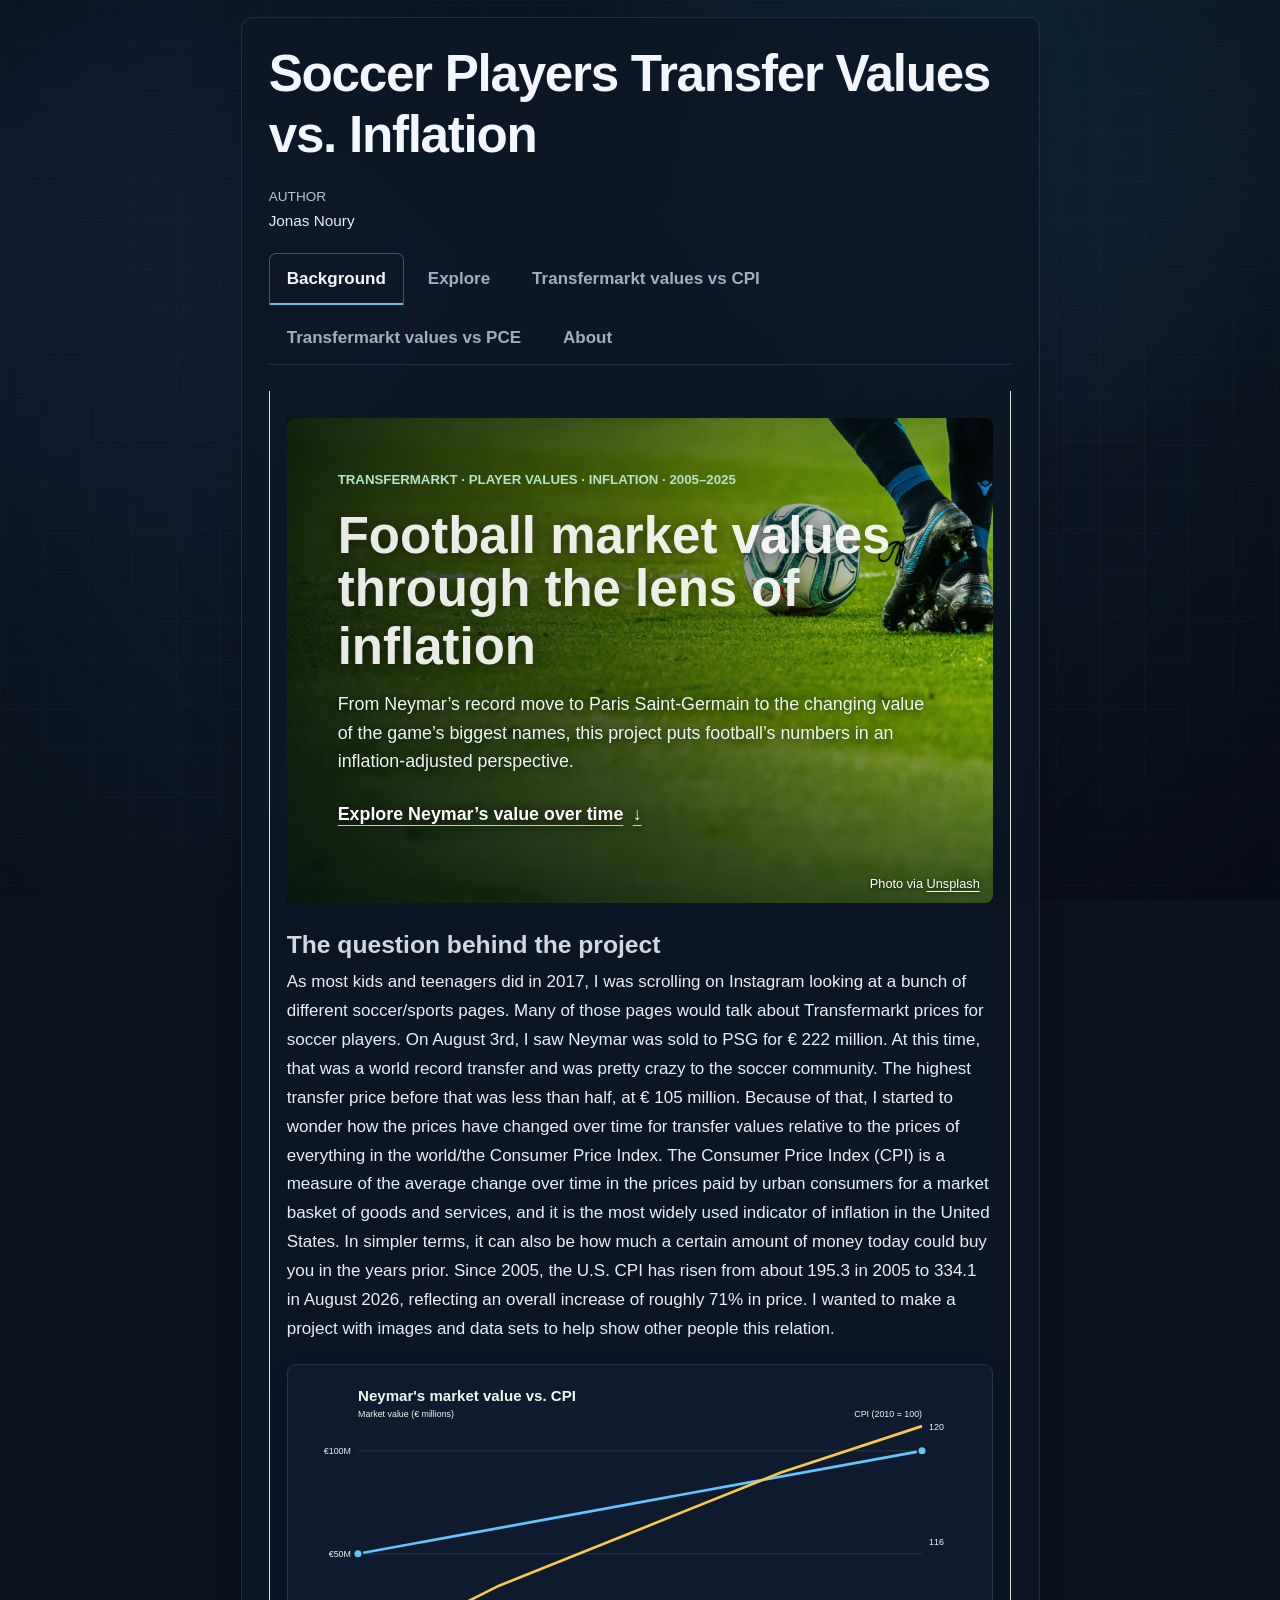
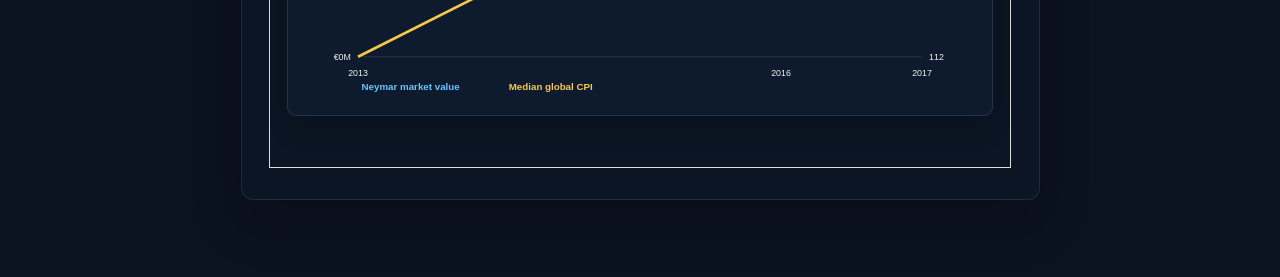
<file: project.html>
<!DOCTYPE html>
<html xmlns="http://www.w3.org/1999/xhtml" lang="en" xml:lang="en"><head>

<meta charset="utf-8">
<meta name="generator" content="quarto-1.10.18">

<meta name="viewport" content="width=device-width, initial-scale=1.0, user-scalable=yes">



<title>Soccer Players Transfer Values vs.&nbsp;Inflation</title>
<style>
/* Default styles provided by pandoc.
** See https://pandoc.org/MANUAL.html#variables-for-html for config info.
*/
span.smallcaps{font-variant: small-caps;}
div.columns{display: flex; gap: 1.5em;}
div.column{flex: auto;}
@media screen {
div.columns{gap: min(4vw, 1.5em);}
div.column{overflow-x: auto;}
}
div.hanging-indent{margin-left: 1.5em; text-indent: -1.5em;}
ul.task-list{list-style: none;}
ul.task-list li input[type="checkbox"] {
  width: 0.8em;
  margin: 0 0.8em 0.2em -1em; /* quarto-specific, see https://github.com/quarto-dev/quarto-cli/issues/4556 */ 
  vertical-align: middle;
}
</style>


<script src="project_files/libs/clipboard/clipboard.min.js"></script>
<script src="project_files/libs/quarto-html/quarto.js" type="module"></script>
<script src="project_files/libs/quarto-html/tabsets/tabsets.js" type="module"></script>
<script src="project_files/libs/quarto-html/popper.min.js"></script>
<script src="project_files/libs/quarto-html/tippy.umd.min.js"></script>
<script src="project_files/libs/quarto-html/anchor.min.js"></script>
<link href="project_files/libs/quarto-html/tippy.css" rel="stylesheet">
<link href="project_files/libs/quarto-html/quarto-syntax-highlighting-64a204ab8560d761af7679ceaba22944.css" rel="stylesheet" id="quarto-text-highlighting-styles">
<script src="project_files/libs/bootstrap/bootstrap.min.js"></script>
<link href="project_files/libs/bootstrap/bootstrap-icons.css" rel="stylesheet">
<link href="project_files/libs/bootstrap/bootstrap-c19e201e7c4750a027ac7a2f6584b086.min.css" rel="stylesheet" append-hash="true" id="quarto-bootstrap" data-mode="light">


<link rel="stylesheet" href="styles.css">
</head>

<body class="fullcontent quarto-light">

<div id="quarto-content" class="page-columns page-rows-contents page-layout-article">

<main class="content" id="quarto-document-content">

<header id="title-block-header" class="quarto-title-block default">
<div class="quarto-title">
<h1 class="title">Soccer Players Transfer Values vs.&nbsp;Inflation</h1>
</div>



<div class="quarto-title-meta">

    <div>
    <div class="quarto-title-meta-heading">Author</div>
    <div class="quarto-title-meta-contents">
             <p>Jonas Noury </p>
          </div>
  </div>
    
  
    
  </div>
  


</header>


<div class="tabset-margin-container"></div><div class="panel-tabset">
<ul class="nav nav-tabs" role="tablist"><li class="nav-item" role="presentation"><a class="nav-link active" id="tabset-1-1-tab" data-bs-toggle="tab" data-bs-target="#tabset-1-1" role="tab" aria-controls="tabset-1-1" aria-selected="true" href="">Background</a></li><li class="nav-item" role="presentation"><a class="nav-link" id="tabset-1-2-tab" data-bs-toggle="tab" data-bs-target="#tabset-1-2" role="tab" aria-controls="tabset-1-2" aria-selected="false" href="">Explore</a></li><li class="nav-item" role="presentation"><a class="nav-link" id="tabset-1-3-tab" data-bs-toggle="tab" data-bs-target="#tabset-1-3" role="tab" aria-controls="tabset-1-3" aria-selected="false" href="">Transfermarkt values vs CPI</a></li><li class="nav-item" role="presentation"><a class="nav-link" id="tabset-1-4-tab" data-bs-toggle="tab" data-bs-target="#tabset-1-4" role="tab" aria-controls="tabset-1-4" aria-selected="false" href="">Transfermarkt values vs PCE</a></li><li class="nav-item" role="presentation"><a class="nav-link" id="tabset-1-5-tab" data-bs-toggle="tab" data-bs-target="#tabset-1-5" role="tab" aria-controls="tabset-1-5" aria-selected="false" href="">About</a></li></ul>
<div class="tab-content">
<div id="tabset-1-1" class="tab-pane active" role="tabpanel" aria-labelledby="tabset-1-1-tab">
<section class="background-cover" aria-labelledby="background-cover-title">
<img src="images/soccer-cover.jpg" alt="A soccer match underway on a green pitch">
<div class="background-cover-copy">
<p class="background-cover-kicker">
Transfermarkt · Player values · Inflation · 2005–2025
</p>
<h3 id="background-cover-title" class="anchored">
Football market values through the lens of inflation
</h3>
<p>
From Neymar’s record move to Paris Saint-Germain to the changing value of the game’s biggest names, this project puts football’s numbers in an inflation-adjusted perspective.
</p>
<p><a class="background-cover-link" href="#neymarStoryChart">Explore Neymar’s value over time <span aria-hidden="true">↓</span></a></p>
</div>
<p class="background-cover-credit">
Photo via <a href="https://unsplash.com/">Unsplash</a>
</p>
</section>
<section id="the-question-behind-the-project" class="level3">
<h3 class="anchored" data-anchor-id="the-question-behind-the-project">The question behind the project</h3>
<p>As most kids and teenagers did in 2017, I was scrolling on Instagram looking at a bunch of different soccer/sports pages. Many of those pages would talk about Transfermarkt prices for soccer players. On August 3rd, I saw Neymar was sold to PSG for € 222 million. At this time, that was a world record transfer and was pretty crazy to the soccer community. The highest transfer price before that was less than half, at € 105 million. Because of that, I started to wonder how the prices have changed over time for transfer values relative to the prices of everything in the world/the Consumer Price Index. The Consumer Price Index (CPI) is a measure of the average change over time in the prices paid by urban consumers for a market basket of goods and services, and it is the most widely used indicator of inflation in the United States. In simpler terms, it can also be how much a certain amount of money today could buy you in the years prior. Since 2005, the U.S. CPI has risen from about 195.3 in 2005 to 334.1 in August 2026, reflecting an overall increase of roughly 71% in price. I wanted to make a project with images and data sets to help show other people this relation.</p>
<div id="neymarStoryChart" class="story-chart-container">

</div>
<script>
const neymarStoryValues = [{"year":2013,"value_millions":50},{"year":2017,"value_millions":100}];
const neymarStoryCpi = [{"year":2013,"cpi":111.88982207},{"year":2014,"cpi":114.52282916},{"year":2015,"cpi":116.61637722},{"year":2016,"cpi":118.71283666},{"year":2017,"cpi":120.43423501}];
</script>
<script>
const neymarStoryContainer = document.getElementById("neymarStoryChart");

function renderNeymarStoryChart() {
  const values = neymarStoryValues.map(point => ({ year: Number(point.year), value: Number(point.value_millions) }));
  const cpi = neymarStoryCpi.map(point => ({ year: Number(point.year), value: Number(point.cpi) }));
  const width = 760;
  const height = 360;
  const margin = { top: 52, right: 62, bottom: 48, left: 62 };
  const years = [...new Set([...values, ...cpi].map(point => point.year))].sort((a, b) => a - b);
  const valueMax = Math.max(...values.map(point => point.value)) * 1.12;
  const cpiMin = Math.min(...cpi.map(point => point.value));
  const cpiMax = Math.max(...cpi.map(point => point.value));
  const xScale = year => margin.left + ((year - years[0]) / (years[years.length - 1] - years[0])) * (width - margin.left - margin.right);
  const valueScale = value => height - margin.bottom - (value / valueMax) * (height - margin.top - margin.bottom);
  const cpiScale = value => height - margin.bottom - ((value - cpiMin) / (cpiMax - cpiMin)) * (height - margin.top - margin.bottom);
  const svgNs = "http://www.w3.org/2000/svg";
  const svg = document.createElementNS(svgNs, "svg");
  svg.setAttribute("viewBox", `0 0 ${width} ${height}`);
  svg.setAttribute("role", "img");
  svg.setAttribute("aria-label", "Neymar market value and median global CPI over time");

  const addText = (text, x, y, className, anchor = "start") => {
    const element = document.createElementNS(svgNs, "text");
    element.textContent = text;
    element.setAttribute("x", x);
    element.setAttribute("y", y);
    element.setAttribute("text-anchor", anchor);
    element.setAttribute("class", className);
    svg.appendChild(element);
  };
  const addLine = (x1, y1, x2, y2, className) => {
    const line = document.createElementNS(svgNs, "line");
    line.setAttribute("x1", x1);
    line.setAttribute("y1", y1);
    line.setAttribute("x2", x2);
    line.setAttribute("y2", y2);
    line.setAttribute("class", className);
    svg.appendChild(line);
  };

  addText("Neymar's market value vs. CPI", margin.left, 24, "story-chart-title");
  addText("Market value (€ millions)", margin.left, 42, "story-chart-axis-label");
  addText("CPI (2010 = 100)", width - margin.right, 42, "story-chart-axis-label", "end");
  [0, 50, 100, 150, 200].forEach(tick => {
    const y = valueScale(tick);
    addLine(margin.left, y, width - margin.right, y, "story-chart-grid");
    addText(`€${tick}M`, margin.left - 8, y + 4, "story-chart-tick", "end");
  });
  [cpiMin, (cpiMin + cpiMax) / 2, cpiMax].forEach(tick => addText(tick.toFixed(0), width - margin.right + 8, cpiScale(tick) + 4, "story-chart-tick"));
  years.filter(year => year === years[0] || year === years[years.length - 1] || year % 4 === 0).forEach(year => addText(year, xScale(year), height - margin.bottom + 22, "story-chart-tick", "middle"));

  const makePolyline = (points, scale, className) => {
    const line = document.createElementNS(svgNs, "polyline");
    line.setAttribute("points", points.map(point => `${xScale(point.year)},${scale(point.value)}`).join(" "));
    line.setAttribute("class", className);
    svg.appendChild(line);
  };
  makePolyline(values, valueScale, "story-chart-value-line");
  makePolyline(cpi, cpiScale, "story-chart-cpi-line");
  values.forEach(point => {
    const circle = document.createElementNS(svgNs, "circle");
    circle.setAttribute("cx", xScale(point.year));
    circle.setAttribute("cy", valueScale(point.value));
    circle.setAttribute("r", 5);
    circle.setAttribute("class", "story-chart-value-point");
    svg.appendChild(circle);
  });
  addText("Neymar market value", margin.left + 4, height - 10, "story-chart-legend-value");
  addText("Median global CPI", margin.left + 170, height - 10, "story-chart-legend-cpi");
  neymarStoryContainer.appendChild(svg);
}

renderNeymarStoryChart();
</script>
</section>
</div>
<div id="tabset-1-2" class="tab-pane" role="tabpanel" aria-labelledby="tabset-1-2-tab">
<div class="transfermarkt-intro">
<p>Transfermarkt is a soccer data website that tracks players, clubs, transfers, and estimated market values. The table below uses Transfermarkt data to show the 5 players with the highest estimated market values for each selected year.</p>
</div>
<div class="year-selector-row">
<p><label for="yearSelect">Choose a year:</label> <select id="yearSelect"></select></p>
</div>
<div class="top25-layout">
<div id="top25TableContainer">

</div>
<div id="cpiChartContainer">

</div>
</div>
<script>
const top25Data = [{"year":2005,"player":"Sergio Ramos","value_millions":27},{"year":2005,"player":"James Milner","value_millions":5.5},{"year":2005,"player":"Pepe Reina","value_millions":4.5},{"year":2005,"player":"Lionel Messi","value_millions":3},{"year":2005,"player":"Ludovic Butelle","value_millions":1.75},{"year":2006,"player":"Lukas Podolski","value_millions":12},{"year":2006,"player":"James Milner","value_millions":4.7},{"year":2006,"player":"Thiago Silva","value_millions":3.5},{"year":2006,"player":"Thiago Silva","value_millions":3.5},{"year":2006,"player":"Paolo Guerrero","value_millions":3},{"year":2007,"player":"Pepe","value_millions":30},{"year":2007,"player":"Nani","value_millions":25},{"year":2007,"player":"Raúl García","value_millions":12},{"year":2007,"player":"Willian","value_millions":11},{"year":2007,"player":"José Sosa","value_millions":10},{"year":2008,"player":"Luka Modrić","value_millions":18},{"year":2008,"player":"Éver Banega","value_millions":15},{"year":2008,"player":"Éver Banega","value_millions":12},{"year":2008,"player":"James Milner","value_millions":8.75},{"year":2008,"player":"Hugo Lloris","value_millions":8.5},{"year":2009,"player":"Cristiano Ronaldo","value_millions":60},{"year":2009,"player":"Karim Benzema","value_millions":29},{"year":2009,"player":"Dmytro Chygrynskyi","value_millions":13.5},{"year":2009,"player":"Álvaro Negredo","value_millions":12},{"year":2009,"player":"Lukas Podolski","value_millions":12},{"year":2010,"player":"Mario Balotelli","value_millions":26},{"year":2010,"player":"James Milner","value_millions":20},{"year":2010,"player":"Jérôme Boateng","value_millions":15},{"year":2010,"player":"André-Pierre Gignac","value_millions":14.5},{"year":2010,"player":"João Moutinho","value_millions":14.5},{"year":2011,"player":"Edin Dzeko","value_millions":30},{"year":2011,"player":"Manuel Neuer","value_millions":28},{"year":2011,"player":"Juan Mata","value_millions":26},{"year":2011,"player":"Radamel Falcao","value_millions":25},{"year":2011,"player":"Alexis Sánchez","value_millions":25},{"year":2012,"player":"Luka Modrić","value_millions":40},{"year":2012,"player":"Thiago Silva","value_millions":38},{"year":2012,"player":"Hulk","value_millions":37},{"year":2012,"player":"Shinji Kagawa","value_millions":22},{"year":2012,"player":"Axel Witsel","value_millions":20},{"year":2013,"player":"Radamel Falcao","value_millions":60},{"year":2013,"player":"Edinson Cavani","value_millions":55},{"year":2013,"player":"Neymar","value_millions":50},{"year":2013,"player":"Mario Götze","value_millions":45},{"year":2013,"player":"Lucas Moura","value_millions":35},{"year":2014,"player":"James Rodríguez","value_millions":60},{"year":2014,"player":"Radamel Falcao","value_millions":55},{"year":2014,"player":"Luis Suárez","value_millions":52},{"year":2014,"player":"Ángel Di María","value_millions":50},{"year":2014,"player":"Robert Lewandowski","value_millions":50},{"year":2015,"player":"Ángel Di María","value_millions":50},{"year":2015,"player":"Kevin De Bruyne","value_millions":45},{"year":2015,"player":"Radamel Falcao","value_millions":45},{"year":2015,"player":"Arturo Vidal","value_millions":42},{"year":2015,"player":"Raheem Sterling","value_millions":40},{"year":2016,"player":"Paul Pogba","value_millions":70},{"year":2016,"player":"Mats Hummels","value_millions":38},{"year":2016,"player":"Mario Götze","value_millions":35},{"year":2016,"player":"Miralem Pjanić","value_millions":35},{"year":2016,"player":"Granit Xhaka","value_millions":35},{"year":2017,"player":"Neymar","value_millions":100},{"year":2017,"player":"James Rodríguez","value_millions":50},{"year":2017,"player":"Romelu Lukaku","value_millions":50},{"year":2017,"player":"Leonardo Bonucci","value_millions":45},{"year":2017,"player":"Álvaro Morata","value_millions":40},{"year":2018,"player":"Kylian Mbappé","value_millions":120},{"year":2018,"player":"Kylian Mbappé","value_millions":120},{"year":2018,"player":"Cristiano Ronaldo","value_millions":100},{"year":2018,"player":"Philippe Coutinho","value_millions":90},{"year":2018,"player":"Alexis Sánchez","value_millions":70},{"year":2019,"player":"Antoine Griezmann","value_millions":130},{"year":2019,"player":"Philippe Coutinho","value_millions":90},{"year":2019,"player":"Frenkie de Jong","value_millions":85},{"year":2019,"player":"Mauro Icardi","value_millions":80},{"year":2019,"player":"Rodri","value_millions":80},{"year":2020,"player":"Christian Eriksen","value_millions":90},{"year":2020,"player":"Kai Havertz","value_millions":81},{"year":2020,"player":"Leroy Sané","value_millions":80},{"year":2020,"player":"Timo Werner","value_millions":64},{"year":2020,"player":"Mauro Icardi","value_millions":60},{"year":2021,"player":"Romelu Lukaku","value_millions":100},{"year":2021,"player":"Jadon Sancho","value_millions":100},{"year":2021,"player":"Lionel Messi","value_millions":80},{"year":2021,"player":"Raphaël Varane","value_millions":70},{"year":2021,"player":"Jack Grealish","value_millions":65},{"year":2022,"player":"Erling Haaland","value_millions":150},{"year":2022,"player":"Matthijs de Ligt","value_millions":70},{"year":2022,"player":"Raheem Sterling","value_millions":70},{"year":2022,"player":"Romelu Lukaku","value_millions":70},{"year":2022,"player":"Sadio Mané","value_millions":70},{"year":2023,"player":"Jude Bellingham","value_millions":120},{"year":2023,"player":"Harry Kane","value_millions":90},{"year":2023,"player":"Declan Rice","value_millions":90},{"year":2023,"player":"Randal Kolo Muani","value_millions":80},{"year":2023,"player":"Christopher Nkunku","value_millions":80},{"year":2024,"player":"Kylian Mbappé","value_millions":180},{"year":2024,"player":"Victor Osimhen","value_millions":100},{"year":2024,"player":"Julián Alvarez","value_millions":90},{"year":2024,"player":"Douglas Luiz","value_millions":70},{"year":2024,"player":"Matthijs de Ligt","value_millions":65},{"year":2025,"player":"Florian Wirtz","value_millions":140},{"year":2025,"player":"Alexander Isak","value_millions":120},{"year":2025,"player":"Khvicha Kvaratskhelia","value_millions":85},{"year":2025,"player":"Xavi Simons","value_millions":80},{"year":2025,"player":"Xavi Simons","value_millions":80}];
const cpiYearlyData = [{"year":2005,"cpi":78.88649014},{"year":2006,"cpi":82.66809904},{"year":2007,"cpi":86.14766533},{"year":2008,"cpi":94.163835},{"year":2009,"cpi":96.78074053},{"year":2010,"cpi":100},{"year":2011,"cpi":104.80063594},{"year":2012,"cpi":108.7840249},{"year":2013,"cpi":111.88982207},{"year":2014,"cpi":114.52282916},{"year":2015,"cpi":116.61637722},{"year":2016,"cpi":118.71283666},{"year":2017,"cpi":120.43423501},{"year":2018,"cpi":123.15851001},{"year":2019,"cpi":125.60400261},{"year":2020,"cpi":128.10944361},{"year":2021,"cpi":132.02037936},{"year":2022,"cpi":141.8466642},{"year":2023,"cpi":149.75878009},{"year":2024,"cpi":155.67679535},{"year":2025,"cpi":161.5555186}];
</script>
<script>
const yearSelect = document.getElementById("yearSelect");
const top25TableContainer = document.getElementById("top25TableContainer");
const cpiChartContainer = document.getElementById("cpiChartContainer");

const comparisonYears = [...new Set(top25Data.map(d => d.year))].sort((a, b) => a - b);

yearSelect.innerHTML = comparisonYears.map(year => `<option value="${year}">${year}</option>`).join("");

function formatMoneyMillions(value) {
  return `€${Number(value).toFixed(1)}M`;
}

function renderTop25Table(year) {
  const rows = top25Data.filter(d => d.year === year).slice(0, 5);
  const table = `
    <div class="chart-panel-header">
      <div class="chart-title">Top 5 market values</div>
      <div class="chart-range">${year}</div>
    </div>
    <table class="top25-table">
      <thead>
        <tr>
          <th>Rank</th>
          <th>Player</th>
          <th>Market value</th>
        </tr>
      </thead>
      <tbody>
        ${rows.map((row, index) => `
          <tr>
            <td>${index + 1}</td>
            <td>${row.player}</td>
            <td>${formatMoneyMillions(row.value_millions)}</td>
          </tr>
        `).join("")}
      </tbody>
    </table>
  `;
  top25TableContainer.innerHTML = table;
}

function renderCpiChart(year) {
  const selectedCpi = cpiYearlyData.filter(d => d.year <= year);
  const width = 420;
  const height = 260;
  const margin = { top: 18, right: 18, bottom: 32, left: 40 };
  const minVal = Math.min(...selectedCpi.map(d => d.cpi));
  const maxVal = Math.max(...selectedCpi.map(d => d.cpi));
  const x = i => margin.left + (i / Math.max(selectedCpi.length - 1, 1)) * (width - margin.left - margin.right);
  const y = value => height - margin.bottom - ((value - minVal) / Math.max(maxVal - minVal, 1)) * (height - margin.top - margin.bottom);
  const svgNs = "http://www.w3.org/2000/svg";
  const svg = document.createElementNS(svgNs, "svg");
  svg.setAttribute("viewBox", `0 0 ${width} ${height}`);

  const gridY = [minVal, (minVal + maxVal) / 2, maxVal];
  gridY.forEach(tick => {
    const line = document.createElementNS(svgNs, "line");
    line.setAttribute("x1", margin.left);
    line.setAttribute("y1", y(tick));
    line.setAttribute("x2", width - margin.right);
    line.setAttribute("y2", y(tick));
    line.setAttribute("stroke", "rgba(255,255,255,0.16)");
    line.setAttribute("stroke-width", "1");
    svg.appendChild(line);
  });

  const polyline = document.createElementNS(svgNs, "polyline");
  polyline.setAttribute("points", selectedCpi.map((d, i) => `${x(i)},${y(d.cpi)}`).join(" "));
  polyline.setAttribute("fill", "none");
  polyline.setAttribute("stroke", "#f7c948");
  polyline.setAttribute("stroke-width", "3");
  svg.appendChild(polyline);

  const labels = selectedCpi.filter((d, i) => i % Math.ceil(selectedCpi.length / 5) === 0 || i === selectedCpi.length - 1);
  labels.forEach((d, i) => {
    const actualIndex = selectedCpi.indexOf(d);
    const line = document.createElementNS(svgNs, "line");
    line.setAttribute("x1", x(actualIndex));
    line.setAttribute("y1", height - margin.bottom);
    line.setAttribute("x2", x(actualIndex));
    line.setAttribute("y2", height - margin.bottom + 6);
    line.setAttribute("stroke", "rgba(255,255,255,0.4)");
    svg.appendChild(line);

    const text = document.createElementNS(svgNs, "text");
    text.setAttribute("x", x(actualIndex));
    text.setAttribute("y", height - 8);
    text.setAttribute("text-anchor", "middle");
    text.setAttribute("fill", "#edf7f1");
    text.setAttribute("font-size", "10");
    text.textContent = d.year;
    svg.appendChild(text);
  });

  const title = document.createElementNS(svgNs, "text");
  title.setAttribute("x", margin.left);
  title.setAttribute("y", 14);
  title.setAttribute("fill", "#edf7f1");
  title.setAttribute("font-size", "12");
  title.setAttribute("font-weight", "700");
  title.textContent = "CPI trend";
  svg.appendChild(title);

  cpiChartContainer.innerHTML = `
    <div class="chart-panel-header">
      <div class="chart-title">CPI trend</div>
      <div class="chart-range">2005–${year}</div>
    </div>
  `;
  cpiChartContainer.appendChild(svg);
}

yearSelect.addEventListener("change", () => {
  const selectedYear = Number(yearSelect.value);
  renderTop25Table(selectedYear);
  renderCpiChart(selectedYear);
});

renderTop25Table(comparisonYears[0]);
renderCpiChart(comparisonYears[0]);
</script>
</div>
<div id="tabset-1-3" class="tab-pane" role="tabpanel" aria-labelledby="tabset-1-3-tab">
<div class="comparison-controls">
<button id="comparisonPlayButton" class="comparison-play-button" type="button">
Play animation
</button>
</div>
<div id="interactiveGraphsContainer">

</div>
<script>
const transfermarktVsCpi = {
  years: [2005,2006,2007,2008,2009,2010,2011,2012,2013,2014,2015,2016,2017,2018,2019,2020,2021,2022,2023,2024,2025],
  transfermarktTop25: [2.031,1.754,5.934,5.872,9.308,9.46,16.92,16.7,27.04,29.94,28.24,29.2,34.84,57.44,65.6,54.2,52.92,58.56,64.6,61.4,70],
  cpi: [78.8865,82.6681,86.1477,94.1638,96.7807,100,104.8006,108.784,111.8898,114.5228,116.6164,118.7128,120.4342,123.1585,125.604,128.1094,132.0204,141.8467,149.7588,155.6768,161.5555],
  transfermarktTop50: [1.6476,0.994,3.358,3.591,5.502,6.48,11.75,12.34,19.87,20.93,22.17,23.08,27.4,43.6,52.2,44.32,42.24,47.38,54.18,49,56.62],
  cpiObservations: [{"year":2005,"country":"Aruba","cpi_value":84.13704849},{"year":2006,"country":"Aruba","cpi_value":87.17273372},{"year":2007,"country":"Aruba","cpi_value":91.87358252},{"year":2008,"country":"Aruba","cpi_value":100.10176868},{"year":2009,"country":"Aruba","cpi_value":97.96416676},{"year":2010,"country":"Aruba","cpi_value":100},{"year":2011,"country":"Aruba","cpi_value":104.31629742},{"year":2012,"country":"Aruba","cpi_value":104.97085297},{"year":2013,"country":"Aruba","cpi_value":102.48087585},{"year":2014,"country":"Aruba","cpi_value":102.9127722},{"year":2015,"country":"Aruba","cpi_value":103.40136458},{"year":2016,"country":"Aruba","cpi_value":102.43849522},{"year":2017,"country":"Aruba","cpi_value":101.38513883},{"year":2018,"country":"Aruba","cpi_value":105.06140595},{"year":2019,"country":"Aruba","cpi_value":109.53435543},{"year":2005,"country":"Afghanistan","cpi_value":71.58214338},{"year":2006,"country":"Afghanistan","cpi_value":76.43870301},{"year":2007,"country":"Afghanistan","cpi_value":83.07401873},{"year":2008,"country":"Afghanistan","cpi_value":105.02106474},{"year":2009,"country":"Afghanistan","cpi_value":97.86791084},{"year":2010,"country":"Afghanistan","cpi_value":100},{"year":2011,"country":"Afghanistan","cpi_value":111.80418581},{"year":2012,"country":"Afghanistan","cpi_value":119.00573135},{"year":2013,"country":"Afghanistan","cpi_value":127.79522307},{"year":2014,"country":"Afghanistan","cpi_value":133.76836673},{"year":2015,"country":"Afghanistan","cpi_value":132.88320919},{"year":2016,"country":"Afghanistan","cpi_value":138.70866551},{"year":2017,"country":"Afghanistan","cpi_value":145.61074144},{"year":2018,"country":"Afghanistan","cpi_value":146.52248186},{"year":2019,"country":"Afghanistan","cpi_value":149.89597521},{"year":2020,"country":"Afghanistan","cpi_value":158.29297973},{"year":2021,"country":"Afghanistan","cpi_value":166.41848036},{"year":2022,"country":"Afghanistan","cpi_value":189.23795275},{"year":2023,"country":"Afghanistan","cpi_value":180.44840108},{"year":2024,"country":"Afghanistan","cpi_value":168.53666714},{"year":2005,"country":"Angola","cpi_value":53.69480503},{"year":2006,"country":"Angola","cpi_value":60.8390117},{"year":2007,"country":"Angola","cpi_value":68.29270166},{"year":2008,"country":"Angola","cpi_value":76.81278243},{"year":2009,"country":"Angola","cpi_value":87.35939555},{"year":2010,"country":"Angola","cpi_value":100},{"year":2011,"country":"Angola","cpi_value":113.48246792},{"year":2012,"country":"Angola","cpi_value":125.14608808},{"year":2013,"country":"Angola","cpi_value":136.13117928},{"year":2014,"country":"Angola","cpi_value":146.04205638},{"year":2015,"country":"Angola","cpi_value":159.70571051},{"year":2016,"country":"Angola","cpi_value":208.7264442},{"year":2017,"country":"Angola","cpi_value":271.01976589},{"year":2018,"country":"Angola","cpi_value":324.21806762},{"year":2019,"country":"Angola","cpi_value":379.59760707},{"year":2020,"country":"Angola","cpi_value":464.13983711},{"year":2021,"country":"Angola","cpi_value":583.67577944},{"year":2022,"country":"Angola","cpi_value":708.32143557},{"year":2023,"country":"Angola","cpi_value":804.96553314},{"year":2024,"country":"Angola","cpi_value":1032.29178341},{"year":2025,"country":"Angola","cpi_value":1240.42265673},{"year":2005,"country":"Albania","cpi_value":86.6711031},{"year":2006,"country":"Albania","cpi_value":88.72583949},{"year":2007,"country":"Albania","cpi_value":91.32788664},{"year":2008,"country":"Albania","cpi_value":94.36076786},{"year":2009,"country":"Albania","cpi_value":96.49985295},{"year":2010,"country":"Albania","cpi_value":100},{"year":2011,"country":"Albania","cpi_value":103.4280713},{"year":2012,"country":"Albania","cpi_value":105.52930843},{"year":2013,"country":"Albania","cpi_value":107.57406626},{"year":2014,"country":"Albania","cpi_value":109.3230754},{"year":2015,"country":"Albania","cpi_value":111.39603116},{"year":2016,"country":"Albania","cpi_value":112.81681144},{"year":2017,"country":"Albania","cpi_value":115.05809941},{"year":2018,"country":"Albania","cpi_value":117.39154627},{"year":2019,"country":"Albania","cpi_value":119.04804757},{"year":2020,"country":"Albania","cpi_value":120.97768144},{"year":2021,"country":"Albania","cpi_value":123.44740649},{"year":2022,"country":"Albania","cpi_value":131.74949482},{"year":2023,"country":"Albania","cpi_value":138.01859105},{"year":2024,"country":"Albania","cpi_value":141.07690878},{"year":2025,"country":"Albania","cpi_value":144.10468096},{"year":2007,"country":"United Arab Emirates","cpi_value":86.95312352},{"year":2008,"country":"United Arab Emirates","cpi_value":97.60524657},{"year":2009,"country":"United Arab Emirates","cpi_value":99.12965817},{"year":2010,"country":"United Arab Emirates","cpi_value":100},{"year":2011,"country":"United Arab Emirates","cpi_value":100.8773466},{"year":2012,"country":"United Arab Emirates","cpi_value":101.54542589},{"year":2013,"country":"United Arab Emirates","cpi_value":102.66356122},{"year":2014,"country":"United Arab Emirates","cpi_value":105.07232418},{"year":2015,"country":"United Arab Emirates","cpi_value":109.34873214},{"year":2016,"country":"United Arab Emirates","cpi_value":111.11743486},{"year":2017,"country":"United Arab Emirates","cpi_value":113.30292099},{"year":2018,"country":"United Arab Emirates","cpi_value":116.77977271},{"year":2019,"country":"United Arab Emirates","cpi_value":114.52466053},{"year":2020,"country":"United Arab Emirates","cpi_value":112.1432311},{"year":2021,"country":"United Arab Emirates","cpi_value":112.3450164},{"year":2022,"country":"United Arab Emirates","cpi_value":118.28944517},{"year":2023,"country":"United Arab Emirates","cpi_value":120.21366947},{"year":2024,"country":"United Arab Emirates","cpi_value":122.2132617},{"year":2025,"country":"United Arab Emirates","cpi_value":123.74198492},{"year":2005,"country":"Armenia","cpi_value":76.3796018},{"year":2006,"country":"Armenia","cpi_value":78.58877228},{"year":2007,"country":"Armenia","cpi_value":82.05246309},{"year":2008,"country":"Armenia","cpi_value":89.39612027},{"year":2009,"country":"Armenia","cpi_value":92.44163764},{"year":2010,"country":"Armenia","cpi_value":100},{"year":2011,"country":"Armenia","cpi_value":107.65000808},{"year":2012,"country":"Armenia","cpi_value":110.4037169},{"year":2013,"country":"Armenia","cpi_value":116.79572533},{"year":2014,"country":"Armenia","cpi_value":120.27776644},{"year":2015,"country":"Armenia","cpi_value":124.76616125},{"year":2016,"country":"Armenia","cpi_value":123.01493398},{"year":2017,"country":"Armenia","cpi_value":124.2076293},{"year":2018,"country":"Armenia","cpi_value":127.33795198},{"year":2019,"country":"Armenia","cpi_value":129.17600733},{"year":2020,"country":"Armenia","cpi_value":130.7408917},{"year":2021,"country":"Armenia","cpi_value":140.13441073},{"year":2022,"country":"Armenia","cpi_value":152.24330057},{"year":2023,"country":"Armenia","cpi_value":155.25835548},{"year":2024,"country":"Armenia","cpi_value":155.67679535},{"year":2025,"country":"Armenia","cpi_value":160.82492331},{"year":2005,"country":"Antigua and Barbuda","cpi_value":89.46046308},{"year":2006,"country":"Antigua and Barbuda","cpi_value":91.05982416},{"year":2007,"country":"Antigua and Barbuda","cpi_value":92.34927916},{"year":2008,"country":"Antigua and Barbuda","cpi_value":97.27501092},{"year":2009,"country":"Antigua and Barbuda","cpi_value":96.73984273},{"year":2010,"country":"Antigua and Barbuda","cpi_value":100},{"year":2011,"country":"Antigua and Barbuda","cpi_value":103.45674967},{"year":2012,"country":"Antigua and Barbuda","cpi_value":106.95036042},{"year":2013,"country":"Antigua and Barbuda","cpi_value":108.08349716},{"year":2014,"country":"Antigua and Barbuda","cpi_value":109.26100371},{"year":2015,"country":"Antigua and Barbuda","cpi_value":110.31973569},{"year":2016,"country":"Antigua and Barbuda","cpi_value":109.77978921},{"year":2017,"country":"Antigua and Barbuda","cpi_value":112.45016929},{"year":2018,"country":"Antigua and Barbuda","cpi_value":113.80762043},{"year":2019,"country":"Antigua and Barbuda","cpi_value":115.43661261},{"year":2020,"country":"Antigua and Barbuda","cpi_value":116.15923392},{"year":2021,"country":"Antigua and Barbuda","cpi_value":118.55559472},{"year":2022,"country":"Antigua and Barbuda","cpi_value":127.48410944},{"year":2023,"country":"Antigua and Barbuda","cpi_value":133.94390603},{"year":2024,"country":"Antigua and Barbuda","cpi_value":142.2469106},{"year":2025,"country":"Antigua and Barbuda","cpi_value":144.19389425},{"year":2005,"country":"Australia","cpi_value":86.34235067},{"year":2006,"country":"Australia","cpi_value":89.41206901},{"year":2007,"country":"Australia","cpi_value":91.49323723},{"year":2008,"country":"Australia","cpi_value":95.47346503},{"year":2009,"country":"Australia","cpi_value":97.16441491},{"year":2010,"country":"Australia","cpi_value":100},{"year":2011,"country":"Australia","cpi_value":103.30384785},{"year":2012,"country":"Australia","cpi_value":105.12487051},{"year":2013,"country":"Australia","cpi_value":107.70030629},{"year":2014,"country":"Australia","cpi_value":110.37981379},{"year":2015,"country":"Australia","cpi_value":112.04474761},{"year":2016,"country":"Australia","cpi_value":113.47555193},{"year":2017,"country":"Australia","cpi_value":115.68678544},{"year":2018,"country":"Australia","cpi_value":117.89802269},{"year":2019,"country":"Australia","cpi_value":119.79708976},{"year":2020,"country":"Australia","cpi_value":120.81165219},{"year":2021,"country":"Australia","cpi_value":124.27159262},{"year":2022,"country":"Australia","cpi_value":132.46618147},{"year":2023,"country":"Australia","cpi_value":139.88033739},{"year":2024,"country":"Australia","cpi_value":144.30974151},{"year":2025,"country":"Australia","cpi_value":148.4572582},{"year":2005,"country":"Austria","cpi_value":91.35266567},{"year":2006,"country":"Austria","cpi_value":92.66955866},{"year":2007,"country":"Austria","cpi_value":94.67914928},{"year":2008,"country":"Austria","cpi_value":97.72398369},{"year":2009,"country":"Austria","cpi_value":98.21876885},{"year":2010,"country":"Austria","cpi_value":100},{"year":2011,"country":"Austria","cpi_value":103.28657915},{"year":2012,"country":"Austria","cpi_value":105.85394847},{"year":2013,"country":"Austria","cpi_value":107.97119275},{"year":2014,"country":"Austria","cpi_value":109.70500693},{"year":2015,"country":"Austria","cpi_value":110.6885818},{"year":2016,"country":"Austria","cpi_value":111.67547207},{"year":2017,"country":"Austria","cpi_value":113.99973918},{"year":2018,"country":"Austria","cpi_value":116.27788695},{"year":2019,"country":"Austria","cpi_value":118.05798006},{"year":2020,"country":"Austria","cpi_value":119.68943584},{"year":2021,"country":"Austria","cpi_value":123.00084356},{"year":2022,"country":"Austria","cpi_value":133.51356568},{"year":2023,"country":"Austria","cpi_value":143.94649483},{"year":2024,"country":"Austria","cpi_value":148.17552157},{"year":2025,"country":"Austria","cpi_value":153.40196026},{"year":2005,"country":"Azerbaijan","cpi_value":61.02034247},{"year":2006,"country":"Azerbaijan","cpi_value":66.10268093},{"year":2007,"country":"Azerbaijan","cpi_value":77.14166667},{"year":2008,"country":"Azerbaijan","cpi_value":93.225},{"year":2009,"country":"Azerbaijan","cpi_value":94.58333333},{"year":2010,"country":"Azerbaijan","cpi_value":100},{"year":2011,"country":"Azerbaijan","cpi_value":107.85833333},{"year":2012,"country":"Azerbaijan","cpi_value":109.00833333},{"year":2013,"country":"Azerbaijan","cpi_value":111.64166667},{"year":2014,"country":"Azerbaijan","cpi_value":113.175},{"year":2015,"country":"Azerbaijan","cpi_value":117.73333333},{"year":2016,"country":"Azerbaijan","cpi_value":132.38333333},{"year":2017,"country":"Azerbaijan","cpi_value":149.50833333},{"year":2018,"country":"Azerbaijan","cpi_value":152.9},{"year":2019,"country":"Azerbaijan","cpi_value":156.89156432},{"year":2020,"country":"Azerbaijan","cpi_value":161.22147258},{"year":2021,"country":"Azerbaijan","cpi_value":171.94318276},{"year":2022,"country":"Azerbaijan","cpi_value":195.76119779},{"year":2023,"country":"Azerbaijan","cpi_value":212.95966177},{"year":2024,"country":"Azerbaijan","cpi_value":217.67069554},{"year":2025,"country":"Azerbaijan","cpi_value":229.90833333},{"year":2005,"country":"Burundi","cpi_value":61.2933033},{"year":2006,"country":"Burundi","cpi_value":62.97606191},{"year":2007,"country":"Burundi","cpi_value":68.27364782},{"year":2008,"country":"Burundi","cpi_value":84.93716361},{"year":2009,"country":"Burundi","cpi_value":93.90265116},{"year":2010,"country":"Burundi","cpi_value":100},{"year":2011,"country":"Burundi","cpi_value":109.59216606},{"year":2012,"country":"Burundi","cpi_value":129.49524899},{"year":2013,"country":"Burundi","cpi_value":139.77452756},{"year":2014,"country":"Burundi","cpi_value":145.93208799},{"year":2015,"country":"Burundi","cpi_value":154.02356829},{"year":2016,"country":"Burundi","cpi_value":162.58372015},{"year":2017,"country":"Burundi","cpi_value":188.68252922},{"year":2018,"country":"Burundi","cpi_value":183.3716857},{"year":2019,"country":"Burundi","cpi_value":182.11233999},{"year":2020,"country":"Burundi","cpi_value":195.44497824},{"year":2021,"country":"Burundi","cpi_value":211.87122658},{"year":2022,"country":"Burundi","cpi_value":251.70487882},{"year":2023,"country":"Burundi","cpi_value":319.51790741},{"year":2024,"country":"Burundi","cpi_value":384.10044049},{"year":2025,"country":"Burundi","cpi_value":515.20927937},{"year":2005,"country":"Belgium","cpi_value":90.40587095},{"year":2006,"country":"Belgium","cpi_value":92.02522788},{"year":2007,"country":"Belgium","cpi_value":93.70289959},{"year":2008,"country":"Belgium","cpi_value":97.90963899},{"year":2009,"country":"Belgium","cpi_value":97.85760425},{"year":2010,"country":"Belgium","cpi_value":100},{"year":2011,"country":"Belgium","cpi_value":103.53208211},{"year":2012,"country":"Belgium","cpi_value":106.47204479},{"year":2013,"country":"Belgium","cpi_value":107.65718079},{"year":2014,"country":"Belgium","cpi_value":108.02321826},{"year":2015,"country":"Belgium","cpi_value":108.6296921},{"year":2016,"country":"Belgium","cpi_value":110.77388215},{"year":2017,"country":"Belgium","cpi_value":113.12890261},{"year":2018,"country":"Belgium","cpi_value":115.45162564},{"year":2019,"country":"Belgium","cpi_value":117.11045719},{"year":2020,"country":"Belgium","cpi_value":117.97800187},{"year":2021,"country":"Belgium","cpi_value":120.8569583},{"year":2022,"country":"Belgium","cpi_value":132.45621905},{"year":2023,"country":"Belgium","cpi_value":137.81938563},{"year":2024,"country":"Belgium","cpi_value":142.15172612},{"year":2025,"country":"Belgium","cpi_value":145.65868801},{"year":2005,"country":"Benin","cpi_value":85.44877295},{"year":2006,"country":"Benin","cpi_value":88.68059676},{"year":2007,"country":"Benin","cpi_value":89.83173133},{"year":2008,"country":"Benin","cpi_value":96.9709274},{"year":2009,"country":"Benin","cpi_value":97.83985707},{"year":2010,"country":"Benin","cpi_value":100},{"year":2011,"country":"Benin","cpi_value":102.70423908},{"year":2012,"country":"Benin","cpi_value":109.63131395},{"year":2013,"country":"Benin","cpi_value":110.10151048},{"year":2014,"country":"Benin","cpi_value":109.49732012},{"year":2015,"country":"Benin","cpi_value":109.73688485},{"year":2016,"country":"Benin","cpi_value":108.86633101},{"year":2017,"country":"Benin","cpi_value":108.91343187},{"year":2018,"country":"Benin","cpi_value":109.91453224},{"year":2019,"country":"Benin","cpi_value":110.7200402},{"year":2020,"country":"Benin","cpi_value":114.06679832},{"year":2021,"country":"Benin","cpi_value":116.04419147},{"year":2022,"country":"Benin","cpi_value":117.61169162},{"year":2023,"country":"Benin","cpi_value":120.83272394},{"year":2024,"country":"Benin","cpi_value":122.23550836},{"year":2025,"country":"Benin","cpi_value":123.58199664},{"year":2005,"country":"Burkina Faso","cpi_value":86.92536198},{"year":2006,"country":"Burkina Faso","cpi_value":88.95342505},{"year":2007,"country":"Burkina Faso","cpi_value":88.74827416},{"year":2008,"country":"Burkina Faso","cpi_value":98.20866083},{"year":2009,"country":"Burkina Faso","cpi_value":100.7701162},{"year":2010,"country":"Burkina Faso","cpi_value":100},{"year":2011,"country":"Burkina Faso","cpi_value":102.75976725},{"year":2012,"country":"Burkina Faso","cpi_value":106.68329177},{"year":2013,"country":"Burkina Faso","cpi_value":107.25270158},{"year":2014,"country":"Burkina Faso","cpi_value":106.9758936},{"year":2015,"country":"Burkina Faso","cpi_value":107.75129658},{"year":2016,"country":"Burkina Faso","cpi_value":108.22652446},{"year":2017,"country":"Burkina Faso","cpi_value":109.8315227},{"year":2018,"country":"Burkina Faso","cpi_value":111.97976471},{"year":2019,"country":"Burkina Faso","cpi_value":108.35902293},{"year":2020,"country":"Burkina Faso","cpi_value":110.40126616},{"year":2021,"country":"Burkina Faso","cpi_value":114.43451987},{"year":2022,"country":"Burkina Faso","cpi_value":130.78748217},{"year":2023,"country":"Burkina Faso","cpi_value":131.75911601},{"year":2024,"country":"Burkina Faso","cpi_value":137.28089973},{"year":2025,"country":"Burkina Faso","cpi_value":136.47611061},{"year":2005,"country":"Bangladesh","cpi_value":69.15310297},{"year":2006,"country":"Bangladesh","cpi_value":73.83149099},{"year":2007,"country":"Bangladesh","cpi_value":80.55531378},{"year":2008,"country":"Bangladesh","cpi_value":87.72630342},{"year":2009,"country":"Bangladesh","cpi_value":92.48411524},{"year":2010,"country":"Bangladesh","cpi_value":100},{"year":2011,"country":"Bangladesh","cpi_value":111.39516516},{"year":2012,"country":"Bangladesh","cpi_value":118.32116425},{"year":2013,"country":"Bangladesh","cpi_value":127.23122879},{"year":2014,"country":"Bangladesh","cpi_value":136.12677686},{"year":2015,"country":"Bangladesh","cpi_value":144.55885089},{"year":2016,"country":"Bangladesh","cpi_value":152.52914032},{"year":2017,"country":"Bangladesh","cpi_value":161.22645891},{"year":2018,"country":"Bangladesh","cpi_value":170.16424338},{"year":2019,"country":"Bangladesh","cpi_value":179.67982175},{"year":2020,"country":"Bangladesh","cpi_value":189.90553471},{"year":2021,"country":"Bangladesh","cpi_value":200.43703917},{"year":2022,"country":"Bangladesh","cpi_value":215.86458662},{"year":2023,"country":"Bangladesh","cpi_value":237.1995696},{"year":2024,"country":"Bangladesh","cpi_value":262.02427947},{"year":2025,"country":"Bangladesh","cpi_value":285.00056704},{"year":2005,"country":"Bulgaria","cpi_value":72.7256368},{"year":2006,"country":"Bulgaria","cpi_value":78.00667774},{"year":2007,"country":"Bulgaria","cpi_value":84.5612155},{"year":2008,"country":"Bulgaria","cpi_value":95.0034429},{"year":2009,"country":"Bulgaria","cpi_value":97.61907981},{"year":2010,"country":"Bulgaria","cpi_value":100},{"year":2011,"country":"Bulgaria","cpi_value":104.21990347},{"year":2012,"country":"Bulgaria","cpi_value":107.29915169},{"year":2013,"country":"Bulgaria","cpi_value":108.25421451},{"year":2014,"country":"Bulgaria","cpi_value":106.71897078},{"year":2015,"country":"Bulgaria","cpi_value":106.60730724},{"year":2016,"country":"Bulgaria","cpi_value":105.7558881},{"year":2017,"country":"Bulgaria","cpi_value":107.93614746},{"year":2018,"country":"Bulgaria","cpi_value":110.97405862},{"year":2019,"country":"Bulgaria","cpi_value":114.41839316},{"year":2020,"country":"Bulgaria","cpi_value":116.33197324},{"year":2021,"country":"Bulgaria","cpi_value":120.16830432},{"year":2022,"country":"Bulgaria","cpi_value":138.58440811},{"year":2023,"country":"Bulgaria","cpi_value":151.67071397},{"year":2024,"country":"Bulgaria","cpi_value":155.38136746},{"year":2025,"country":"Bulgaria","cpi_value":162.49914481},{"year":2005,"country":"Bahrain","cpi_value":87.4960535},{"year":2006,"country":"Bahrain","cpi_value":89.25251023},{"year":2007,"country":"Bahrain","cpi_value":92.15916698},{"year":2008,"country":"Bahrain","cpi_value":95.40870212},{"year":2009,"country":"Bahrain","cpi_value":98.07586463},{"year":2010,"country":"Bahrain","cpi_value":100},{"year":2011,"country":"Bahrain","cpi_value":99.5999593},{"year":2012,"country":"Bahrain","cpi_value":102.34632529},{"year":2013,"country":"Bahrain","cpi_value":105.72376587},{"year":2014,"country":"Bahrain","cpi_value":108.52285883},{"year":2015,"country":"Bahrain","cpi_value":110.52904216},{"year":2016,"country":"Bahrain","cpi_value":113.60925829},{"year":2017,"country":"Bahrain","cpi_value":115.18469867},{"year":2018,"country":"Bahrain","cpi_value":117.58937436},{"year":2019,"country":"Bahrain","cpi_value":118.77211186},{"year":2020,"country":"Bahrain","cpi_value":116.01932315},{"year":2021,"country":"Bahrain","cpi_value":115.3158755},{"year":2022,"country":"Bahrain","cpi_value":119.49693053},{"year":2023,"country":"Bahrain","cpi_value":119.58609995},{"year":2024,"country":"Bahrain","cpi_value":120.68585613},{"year":2025,"country":"Bahrain","cpi_value":120.51966102},{"year":2005,"country":"Bahamas, The","cpi_value":88.16831009},{"year":2006,"country":"Bahamas, The","cpi_value":90.27537954},{"year":2007,"country":"Bahamas, The","cpi_value":92.52556374},{"year":2008,"country":"Bahamas, The","cpi_value":96.6795544},{"year":2009,"country":"Bahamas, The","cpi_value":98.67379715},{"year":2010,"country":"Bahamas, The","cpi_value":100},{"year":2011,"country":"Bahamas, The","cpi_value":103.19878142},{"year":2012,"country":"Bahamas, The","cpi_value":105.23527269},{"year":2013,"country":"Bahamas, The","cpi_value":105.99550786},{"year":2014,"country":"Bahamas, The","cpi_value":107.60002168},{"year":2015,"country":"Bahamas, The","cpi_value":109.60297782},{"year":2016,"country":"Bahamas, The","cpi_value":109.22333839},{"year":2017,"country":"Bahamas, The","cpi_value":110.88157477},{"year":2018,"country":"Bahamas, The","cpi_value":113.39399986},{"year":2019,"country":"Bahamas, The","cpi_value":116.21891118},{"year":2020,"country":"Bahamas, The","cpi_value":116.26367998},{"year":2021,"country":"Bahamas, The","cpi_value":119.64103831},{"year":2022,"country":"Bahamas, The","cpi_value":126.34740465},{"year":2023,"country":"Bahamas, The","cpi_value":130.20468451},{"year":2024,"country":"Bahamas, The","cpi_value":130.73743324},{"year":2005,"country":"Bosnia and Herzegovina","cpi_value":85.04970121},{"year":2006,"country":"Bosnia and Herzegovina","cpi_value":90.25947692},{"year":2007,"country":"Bosnia and Herzegovina","cpi_value":91.61407048},{"year":2008,"country":"Bosnia and Herzegovina","cpi_value":98.41828699},{"year":2009,"country":"Bosnia and Herzegovina","cpi_value":98.04285638},{"year":2010,"country":"Bosnia and Herzegovina","cpi_value":100},{"year":2011,"country":"Bosnia and Herzegovina","cpi_value":103.67125},{"year":2012,"country":"Bosnia and Herzegovina","cpi_value":105.79928333},{"year":2013,"country":"Bosnia and Herzegovina","cpi_value":105.70084167},{"year":2014,"country":"Bosnia and Herzegovina","cpi_value":104.7525},{"year":2015,"country":"Bosnia and Herzegovina","cpi_value":103.66723997},{"year":2016,"country":"Bosnia and Herzegovina","cpi_value":102.02514225},{"year":2017,"country":"Bosnia and Herzegovina","cpi_value":102.85158613},{"year":2018,"country":"Bosnia and Herzegovina","cpi_value":104.30910433},{"year":2019,"country":"Bosnia and Herzegovina","cpi_value":104.89613735},{"year":2020,"country":"Bosnia and Herzegovina","cpi_value":103.79336845},{"year":2021,"country":"Bosnia and Herzegovina","cpi_value":105.85017832},{"year":2022,"country":"Bosnia and Herzegovina","cpi_value":120.69126678},{"year":2023,"country":"Bosnia and Herzegovina","cpi_value":128.06055621},{"year":2005,"country":"Belarus","cpi_value":61.68462172},{"year":2006,"country":"Belarus","cpi_value":66.0007743},{"year":2007,"country":"Belarus","cpi_value":71.56249635},{"year":2008,"country":"Belarus","cpi_value":82.18085117},{"year":2009,"country":"Belarus","cpi_value":92.81970174},{"year":2010,"country":"Belarus","cpi_value":100},{"year":2011,"country":"Belarus","cpi_value":153.22869831},{"year":2012,"country":"Belarus","cpi_value":243.97032896},{"year":2013,"country":"Belarus","cpi_value":288.64681246},{"year":2014,"country":"Belarus","cpi_value":340.94832853},{"year":2015,"country":"Belarus","cpi_value":387.09394516},{"year":2016,"country":"Belarus","cpi_value":432.91263261},{"year":2017,"country":"Belarus","cpi_value":459.02521806},{"year":2018,"country":"Belarus","cpi_value":481.39031388},{"year":2019,"country":"Belarus","cpi_value":508.33929438},{"year":2020,"country":"Belarus","cpi_value":536.54268828},{"year":2021,"country":"Belarus","cpi_value":587.30114981},{"year":2022,"country":"Belarus","cpi_value":676.62774758},{"year":2023,"country":"Belarus","cpi_value":710.46318817},{"year":2024,"country":"Belarus","cpi_value":751.56575072},{"year":2025,"country":"Belarus","cpi_value":801.15991711},{"year":2005,"country":"Belize","cpi_value":99.09037279},{"year":2006,"country":"Belize","cpi_value":92.04131385},{"year":2007,"country":"Belize","cpi_value":94.17490766},{"year":2008,"country":"Belize","cpi_value":100.19685716},{"year":2009,"country":"Belize","cpi_value":99.09037279},{"year":2010,"country":"Belize","cpi_value":100},{"year":2011,"country":"Belize","cpi_value":101.60205616},{"year":2012,"country":"Belize","cpi_value":102.92347294},{"year":2013,"country":"Belize","cpi_value":103.44812304},{"year":2014,"country":"Belize","cpi_value":104.69094843},{"year":2015,"country":"Belize","cpi_value":103.78894795},{"year":2016,"country":"Belize","cpi_value":104.47751203},{"year":2017,"country":"Belize","cpi_value":105.67655174},{"year":2018,"country":"Belize","cpi_value":105.96186007},{"year":2019,"country":"Belize","cpi_value":106.16008227},{"year":2020,"country":"Belize","cpi_value":106.28899739},{"year":2021,"country":"Belize","cpi_value":109.72812308},{"year":2022,"country":"Belize","cpi_value":116.61564017},{"year":2023,"country":"Belize","cpi_value":121.7348804},{"year":2024,"country":"Belize","cpi_value":125.73942216},{"year":2025,"country":"Belize","cpi_value":127.0758002},{"year":2005,"country":"Bolivia","cpi_value":73.04204452},{"year":2006,"country":"Bolivia","cpi_value":76.16999415},{"year":2007,"country":"Bolivia","cpi_value":82.80105619},{"year":2008,"country":"Bolivia","cpi_value":94.39884345},{"year":2009,"country":"Bolivia","cpi_value":97.55785751},{"year":2010,"country":"Bolivia","cpi_value":100},{"year":2011,"country":"Bolivia","cpi_value":109.8844642},{"year":2012,"country":"Bolivia","cpi_value":114.84641027},{"year":2013,"country":"Bolivia","cpi_value":121.43446002},{"year":2014,"country":"Bolivia","cpi_value":128.43710049},{"year":2015,"country":"Bolivia","cpi_value":133.6511464},{"year":2016,"country":"Bolivia","cpi_value":138.49361387},{"year":2017,"country":"Bolivia","cpi_value":142.40295351},{"year":2018,"country":"Bolivia","cpi_value":145.63843387},{"year":2019,"country":"Bolivia","cpi_value":148.31751848},{"year":2020,"country":"Bolivia","cpi_value":149.71280389},{"year":2021,"country":"Bolivia","cpi_value":150.81676174},{"year":2022,"country":"Bolivia","cpi_value":153.45051818},{"year":2023,"country":"Bolivia","cpi_value":157.40476617},{"year":2024,"country":"Bolivia","cpi_value":165.43204042},{"year":2025,"country":"Bolivia","cpi_value":197.7196116},{"year":2005,"country":"Brazil","cpi_value":79.54366733},{"year":2006,"country":"Brazil","cpi_value":82.87143085},{"year":2007,"country":"Brazil","cpi_value":85.88900587},{"year":2008,"country":"Brazil","cpi_value":90.76629373},{"year":2009,"country":"Brazil","cpi_value":95.20298175},{"year":2010,"country":"Brazil","cpi_value":100},{"year":2011,"country":"Brazil","cpi_value":106.63644962},{"year":2012,"country":"Brazil","cpi_value":112.39854926},{"year":2013,"country":"Brazil","cpi_value":119.37210444},{"year":2014,"country":"Brazil","cpi_value":126.92721287},{"year":2015,"country":"Brazil","cpi_value":138.38861456},{"year":2016,"country":"Brazil","cpi_value":150.48259421},{"year":2017,"country":"Brazil","cpi_value":155.66878623},{"year":2018,"country":"Brazil","cpi_value":161.37381418},{"year":2019,"country":"Brazil","cpi_value":167.39786028},{"year":2020,"country":"Brazil","cpi_value":172.77429125},{"year":2021,"country":"Brazil","cpi_value":187.11742506},{"year":2022,"country":"Brazil","cpi_value":204.48212062},{"year":2023,"country":"Brazil","cpi_value":213.87513529},{"year":2024,"country":"Brazil","cpi_value":223.21605499},{"year":2025,"country":"Brazil","cpi_value":234.41425267},{"year":2005,"country":"Barbados","cpi_value":75.54506238},{"year":2006,"country":"Barbados","cpi_value":81.06564067},{"year":2007,"country":"Barbados","cpi_value":84.33601492},{"year":2008,"country":"Barbados","cpi_value":91.17407019},{"year":2009,"country":"Barbados","cpi_value":94.49632739},{"year":2010,"country":"Barbados","cpi_value":100},{"year":2011,"country":"Barbados","cpi_value":109.4322024},{"year":2012,"country":"Barbados","cpi_value":114.39314446},{"year":2013,"country":"Barbados","cpi_value":116.46835548},{"year":2014,"country":"Barbados","cpi_value":118.52926678},{"year":2015,"country":"Barbados","cpi_value":117.21028504},{"year":2016,"country":"Barbados","cpi_value":118.71283666},{"year":2017,"country":"Barbados","cpi_value":124.24507404},{"year":2018,"country":"Barbados","cpi_value":128.10413315},{"year":2019,"country":"Barbados","cpi_value":130.25195873},{"year":2022,"country":"Barbados","cpi_value":138.80881427},{"year":2023,"country":"Barbados","cpi_value":143.23291361},{"year":2024,"country":"Barbados","cpi_value":145.30468695},{"year":2025,"country":"Barbados","cpi_value":146.53480238},{"year":2005,"country":"Brunei Darussalam","cpi_value":95.52993962},{"year":2006,"country":"Brunei Darussalam","cpi_value":95.6826806},{"year":2007,"country":"Brunei Darussalam","cpi_value":96.60867282},{"year":2008,"country":"Brunei Darussalam","cpi_value":98.62294456},{"year":2009,"country":"Brunei Darussalam","cpi_value":99.64439989},{"year":2010,"country":"Brunei Darussalam","cpi_value":100},{"year":2011,"country":"Brunei Darussalam","cpi_value":100.13791156},{"year":2012,"country":"Brunei Darussalam","cpi_value":100.24983196},{"year":2013,"country":"Brunei Darussalam","cpi_value":100.64000937},{"year":2014,"country":"Brunei Darussalam","cpi_value":100.43157513},{"year":2015,"country":"Brunei Darussalam","cpi_value":99.94112012},{"year":2016,"country":"Brunei Darussalam","cpi_value":99.66259095},{"year":2017,"country":"Brunei Darussalam","cpi_value":98.40633836},{"year":2018,"country":"Brunei Darussalam","cpi_value":99.4150543},{"year":2019,"country":"Brunei Darussalam","cpi_value":99.02681657},{"year":2020,"country":"Brunei Darussalam","cpi_value":100.94825367},{"year":2021,"country":"Brunei Darussalam","cpi_value":102.69810471},{"year":2022,"country":"Brunei Darussalam","cpi_value":106.47970599},{"year":2023,"country":"Brunei Darussalam","cpi_value":106.85990702},{"year":2024,"country":"Brunei Darussalam","cpi_value":106.44457016},{"year":2025,"country":"Brunei Darussalam","cpi_value":106.12204906},{"year":2005,"country":"Bhutan","cpi_value":74.84568688},{"year":2006,"country":"Bhutan","cpi_value":78.58831131},{"year":2007,"country":"Bhutan","cpi_value":82.64041218},{"year":2008,"country":"Bhutan","cpi_value":89.52201194},{"year":2009,"country":"Bhutan","cpi_value":93.42617627},{"year":2010,"country":"Bhutan","cpi_value":100},{"year":2011,"country":"Bhutan","cpi_value":108.8489857},{"year":2012,"country":"Bhutan","cpi_value":120.73492153},{"year":2013,"country":"Bhutan","cpi_value":131.3310812},{"year":2014,"country":"Bhutan","cpi_value":142.19355496},{"year":2015,"country":"Bhutan","cpi_value":148.66072253},{"year":2016,"country":"Bhutan","cpi_value":153.44742965},{"year":2017,"country":"Bhutan","cpi_value":161.05087818},{"year":2018,"country":"Bhutan","cpi_value":165.4378459},{"year":2019,"country":"Bhutan","cpi_value":169.94839358},{"year":2020,"country":"Bhutan","cpi_value":179.51540935},{"year":2021,"country":"Bhutan","cpi_value":192.7040733},{"year":2022,"country":"Bhutan","cpi_value":203.57097726},{"year":2023,"country":"Bhutan","cpi_value":212.18069458},{"year":2024,"country":"Bhutan","cpi_value":218.0396734},{"year":2025,"country":"Bhutan","cpi_value":225.7912817},{"year":2005,"country":"Botswana","cpi_value":64.29180368},{"year":2006,"country":"Botswana","cpi_value":71.72086226},{"year":2007,"country":"Botswana","cpi_value":76.79941542},{"year":2008,"country":"Botswana","cpi_value":86.55462185},{"year":2009,"country":"Botswana","cpi_value":93.50261844},{"year":2010,"country":"Botswana","cpi_value":100},{"year":2011,"country":"Botswana","cpi_value":108.45987233},{"year":2012,"country":"Botswana","cpi_value":116.63438728},{"year":2013,"country":"Botswana","cpi_value":123.49786268},{"year":2014,"country":"Botswana","cpi_value":128.93455116},{"year":2015,"country":"Botswana","cpi_value":132.88256799},{"year":2016,"country":"Botswana","cpi_value":136.62315635},{"year":2017,"country":"Botswana","cpi_value":141.14303396},{"year":2018,"country":"Botswana","cpi_value":145.7132674},{"year":2019,"country":"Botswana","cpi_value":149.75369876},{"year":2020,"country":"Botswana","cpi_value":152.58458153},{"year":2021,"country":"Botswana","cpi_value":163.63319699},{"year":2022,"country":"Botswana","cpi_value":182.721938},{"year":2023,"country":"Botswana","cpi_value":191.98158324},{"year":2024,"country":"Botswana","cpi_value":197.39229872},{"year":2025,"country":"Botswana","cpi_value":202.6424416},{"year":2005,"country":"Central African Republic","cpi_value":80.87078318},{"year":2006,"country":"Central African Republic","cpi_value":86.28529615},{"year":2007,"country":"Central African Republic","cpi_value":87.11356391},{"year":2008,"country":"Central African Republic","cpi_value":95.1793661},{"year":2009,"country":"Central African Republic","cpi_value":98.53088121},{"year":2010,"country":"Central African Republic","cpi_value":100},{"year":2011,"country":"Central African Republic","cpi_value":101.19447572},{"year":2012,"country":"Central African Republic","cpi_value":106.73820858},{"year":2013,"country":"Central African Republic","cpi_value":114.19792148},{"year":2014,"country":"Central African Republic","cpi_value":131.21190914},{"year":2015,"country":"Central African Republic","cpi_value":133.05277309},{"year":2016,"country":"Central African Republic","cpi_value":139.63280852},{"year":2017,"country":"Central African Republic","cpi_value":145.4704699},{"year":2018,"country":"Central African Republic","cpi_value":147.81568208},{"year":2019,"country":"Central African Republic","cpi_value":151.78508531},{"year":2020,"country":"Central African Republic","cpi_value":154.38084796},{"year":2021,"country":"Central African Republic","cpi_value":160.95649049},{"year":2022,"country":"Central African Republic","cpi_value":169.94296072},{"year":2023,"country":"Central African Republic","cpi_value":175.00579693},{"year":2024,"country":"Central African Republic","cpi_value":177.59122059},{"year":2025,"country":"Central African Republic","cpi_value":179.37064933},{"year":2005,"country":"Canada","cpi_value":91.85031483},{"year":2006,"country":"Canada","cpi_value":93.68918145},{"year":2007,"country":"Canada","cpi_value":95.69261591},{"year":2008,"country":"Canada","cpi_value":97.96078993},{"year":2009,"country":"Canada","cpi_value":98.25414997},{"year":2010,"country":"Canada","cpi_value":100},{"year":2011,"country":"Canada","cpi_value":102.91213509},{"year":2012,"country":"Canada","cpi_value":104.47195192},{"year":2013,"country":"Canada","cpi_value":105.45220378},{"year":2014,"country":"Canada","cpi_value":107.46279336},{"year":2015,"country":"Canada","cpi_value":108.67200916},{"year":2016,"country":"Canada","cpi_value":110.22467086},{"year":2017,"country":"Canada","cpi_value":111.98483114},{"year":2018,"country":"Canada","cpi_value":114.52489983},{"year":2019,"country":"Canada","cpi_value":116.75729823},{"year":2020,"country":"Canada","cpi_value":117.59444762},{"year":2021,"country":"Canada","cpi_value":121.5870063},{"year":2022,"country":"Canada","cpi_value":129.85832856},{"year":2023,"country":"Canada","cpi_value":134.8955352},{"year":2024,"country":"Canada","cpi_value":138.10818546},{"year":2025,"country":"Canada","cpi_value":140.97023469},{"year":2005,"country":"Switzerland","cpi_value":95.70980932},{"year":2006,"country":"Switzerland","cpi_value":96.72386363},{"year":2007,"country":"Switzerland","cpi_value":97.43222143},{"year":2008,"country":"Switzerland","cpi_value":99.79596724},{"year":2009,"country":"Switzerland","cpi_value":99.31646564},{"year":2010,"country":"Switzerland","cpi_value":100},{"year":2011,"country":"Switzerland","cpi_value":100.23134921},{"year":2012,"country":"Switzerland","cpi_value":99.53719498},{"year":2013,"country":"Switzerland","cpi_value":99.3208776},{"year":2014,"country":"Switzerland","cpi_value":99.30776473},{"year":2015,"country":"Switzerland","cpi_value":98.17177459},{"year":2016,"country":"Switzerland","cpi_value":97.74510174},{"year":2017,"country":"Switzerland","cpi_value":98.2668532},{"year":2018,"country":"Switzerland","cpi_value":99.1869606},{"year":2019,"country":"Switzerland","cpi_value":99.54689637},{"year":2020,"country":"Switzerland","cpi_value":98.82431041},{"year":2021,"country":"Switzerland","cpi_value":99.39928425},{"year":2022,"country":"Switzerland","cpi_value":102.21728177},{"year":2023,"country":"Switzerland","cpi_value":104.40003051},{"year":2024,"country":"Switzerland","cpi_value":105.50911423},{"year":2025,"country":"Switzerland","cpi_value":105.67199601},{"year":2005,"country":"Chile","cpi_value":83.72807891},{"year":2006,"country":"Chile","cpi_value":86.56814986},{"year":2007,"country":"Chile","cpi_value":90.38390024},{"year":2008,"country":"Chile","cpi_value":98.26200387},{"year":2009,"country":"Chile","cpi_value":98.60891314},{"year":2010,"country":"Chile","cpi_value":100},{"year":2011,"country":"Chile","cpi_value":103.34121694},{"year":2012,"country":"Chile","cpi_value":106.44915072},{"year":2013,"country":"Chile","cpi_value":108.35411739},{"year":2014,"country":"Chile","cpi_value":113.46699634},{"year":2015,"country":"Chile","cpi_value":118.40141905},{"year":2016,"country":"Chile","cpi_value":122.88432595},{"year":2017,"country":"Chile","cpi_value":125.56654483},{"year":2018,"country":"Chile","cpi_value":128.62395184},{"year":2019,"country":"Chile","cpi_value":131.91356697},{"year":2020,"country":"Chile","cpi_value":135.93098258},{"year":2021,"country":"Chile","cpi_value":142.08127284},{"year":2022,"country":"Chile","cpi_value":158.62502688},{"year":2023,"country":"Chile","cpi_value":170.6514728},{"year":2024,"country":"Chile","cpi_value":177.98545691},{"year":2025,"country":"Chile","cpi_value":185.48387033},{"year":2005,"country":"China","cpi_value":86.50931811},{"year":2006,"country":"China","cpi_value":87.93622961},{"year":2007,"country":"China","cpi_value":92.17191349},{"year":2008,"country":"China","cpi_value":97.63333106},{"year":2009,"country":"China","cpi_value":96.92239907},{"year":2010,"country":"China","cpi_value":100},{"year":2011,"country":"China","cpi_value":105.55389892},{"year":2012,"country":"China","cpi_value":108.31890898},{"year":2013,"country":"China","cpi_value":111.15800177},{"year":2014,"country":"China","cpi_value":113.2940602},{"year":2015,"country":"China","cpi_value":114.92212282},{"year":2016,"country":"China","cpi_value":117.22056737},{"year":2017,"country":"China","cpi_value":119.08805043},{"year":2018,"country":"China","cpi_value":121.55887787},{"year":2019,"country":"China","cpi_value":125.08315438},{"year":2020,"country":"China","cpi_value":128.10944361},{"year":2021,"country":"China","cpi_value":129.36621664},{"year":2022,"country":"China","cpi_value":131.91935667},{"year":2023,"country":"China","cpi_value":132.2291519},{"year":2024,"country":"China","cpi_value":132.51758195},{"year":2025,"country":"China","cpi_value":132.59651564},{"year":2005,"country":"Cote d'Ivoire","cpi_value":88.10644594},{"year":2006,"country":"Cote d'Ivoire","cpi_value":90.28020067},{"year":2007,"country":"Cote d'Ivoire","cpi_value":91.98830775},{"year":2008,"country":"Cote d'Ivoire","cpi_value":97.79141562},{"year":2009,"country":"Cote d'Ivoire","cpi_value":98.78840358},{"year":2010,"country":"Cote d'Ivoire","cpi_value":100},{"year":2011,"country":"Cote d'Ivoire","cpi_value":104.91243395},{"year":2012,"country":"Cote d'Ivoire","cpi_value":106.2810284},{"year":2013,"country":"Cote d'Ivoire","cpi_value":109.02432282},{"year":2014,"country":"Cote d'Ivoire","cpi_value":109.51349541},{"year":2015,"country":"Cote d'Ivoire","cpi_value":110.88405631},{"year":2016,"country":"Cote d'Ivoire","cpi_value":111.68594592},{"year":2017,"country":"Cote d'Ivoire","cpi_value":112.45197868},{"year":2018,"country":"Cote d'Ivoire","cpi_value":112.90324601},{"year":2019,"country":"Cote d'Ivoire","cpi_value":113.79614756},{"year":2020,"country":"Cote d'Ivoire","cpi_value":116.5415094},{"year":2021,"country":"Cote d'Ivoire","cpi_value":121.38869987},{"year":2022,"country":"Cote d'Ivoire","cpi_value":127.74161215},{"year":2023,"country":"Cote d'Ivoire","cpi_value":133.32356618},{"year":2024,"country":"Cote d'Ivoire","cpi_value":137.9239362},{"year":2025,"country":"Cote d'Ivoire","cpi_value":138.0963946},{"year":2005,"country":"Cameroon","cpi_value":85.74960405},{"year":2006,"country":"Cameroon","cpi_value":90.13790706},{"year":2007,"country":"Cameroon","cpi_value":90.96843976},{"year":2008,"country":"Cameroon","cpi_value":95.82415884},{"year":2009,"country":"Cameroon","cpi_value":98.74068065},{"year":2010,"country":"Cameroon","cpi_value":100},{"year":2011,"country":"Cameroon","cpi_value":102.93969946},{"year":2012,"country":"Cameroon","cpi_value":105.75540574},{"year":2013,"country":"Cameroon","cpi_value":107.92375872},{"year":2014,"country":"Cameroon","cpi_value":109.92563491},{"year":2015,"country":"Cameroon","cpi_value":112.86750357},{"year":2016,"country":"Cameroon","cpi_value":113.85418043},{"year":2017,"country":"Cameroon","cpi_value":114.58331302},{"year":2018,"country":"Cameroon","cpi_value":115.80804606},{"year":2019,"country":"Cameroon","cpi_value":118.64858829},{"year":2020,"country":"Cameroon","cpi_value":121.54077675},{"year":2021,"country":"Cameroon","cpi_value":124.30201015},{"year":2022,"country":"Cameroon","cpi_value":132.06799841},{"year":2023,"country":"Cameroon","cpi_value":141.81833288},{"year":2024,"country":"Cameroon","cpi_value":148.24740251},{"year":2025,"country":"Cameroon","cpi_value":153.29335062},{"year":2005,"country":"Congo, Dem. Rep.","cpi_value":58.56677694},{"year":2006,"country":"Congo, Dem. Rep.","cpi_value":66.2113197},{"year":2007,"country":"Congo, Dem. Rep.","cpi_value":77.43089446},{"year":2008,"country":"Congo, Dem. Rep.","cpi_value":90.82751129},{"year":2009,"country":"Congo, Dem. Rep.","cpi_value":93.37068161},{"year":2010,"country":"Congo, Dem. Rep.","cpi_value":100},{"year":2011,"country":"Congo, Dem. Rep.","cpi_value":115.31651591},{"year":2012,"country":"Congo, Dem. Rep.","cpi_value":126.52738932},{"year":2013,"country":"Congo, Dem. Rep.","cpi_value":127.55001291},{"year":2014,"country":"Congo, Dem. Rep.","cpi_value":129.13550918},{"year":2015,"country":"Congo, Dem. Rep.","cpi_value":130.09653434},{"year":2016,"country":"Congo, Dem. Rep.","cpi_value":133.85092658},{"year":2005,"country":"Congo, Rep.","cpi_value":83.10724224},{"year":2006,"country":"Congo, Rep.","cpi_value":88.54066405},{"year":2007,"country":"Congo, Rep.","cpi_value":90.89110565},{"year":2008,"country":"Congo, Rep.","cpi_value":95.39816918},{"year":2009,"country":"Congo, Rep.","cpi_value":99.61000193},{"year":2010,"country":"Congo, Rep.","cpi_value":100},{"year":2011,"country":"Congo, Rep.","cpi_value":101.75958704},{"year":2012,"country":"Congo, Rep.","cpi_value":106.85793339},{"year":2013,"country":"Congo, Rep.","cpi_value":111.80718274},{"year":2014,"country":"Congo, Rep.","cpi_value":112.82702027},{"year":2015,"country":"Congo, Rep.","cpi_value":116.40261907},{"year":2016,"country":"Congo, Rep.","cpi_value":120.11651657},{"year":2017,"country":"Congo, Rep.","cpi_value":120.65711756},{"year":2018,"country":"Congo, Rep.","cpi_value":122.04802743},{"year":2019,"country":"Congo, Rep.","cpi_value":124.74049608},{"year":2020,"country":"Congo, Rep.","cpi_value":126.98005135},{"year":2021,"country":"Congo, Rep.","cpi_value":129.15857541},{"year":2022,"country":"Congo, Rep.","cpi_value":133.08944348},{"year":2023,"country":"Congo, Rep.","cpi_value":138.8146128},{"year":2024,"country":"Congo, Rep.","cpi_value":143.10597815},{"year":2025,"country":"Congo, Rep.","cpi_value":146.54151706},{"year":2005,"country":"Colombia","cpi_value":79.67128873},{"year":2006,"country":"Colombia","cpi_value":83.09191467},{"year":2007,"country":"Colombia","cpi_value":87.6988502},{"year":2008,"country":"Colombia","cpi_value":93.83503786},{"year":2009,"country":"Colombia","cpi_value":97.77847091},{"year":2010,"country":"Colombia","cpi_value":100},{"year":2011,"country":"Colombia","cpi_value":103.41503345},{"year":2012,"country":"Colombia","cpi_value":106.69256806},{"year":2013,"country":"Colombia","cpi_value":108.84454888},{"year":2014,"country":"Colombia","cpi_value":111.99977589},{"year":2015,"country":"Colombia","cpi_value":117.5883756},{"year":2016,"country":"Colombia","cpi_value":126.42333146},{"year":2017,"country":"Colombia","cpi_value":131.87763001},{"year":2018,"country":"Colombia","cpi_value":136.15121604},{"year":2019,"country":"Colombia","cpi_value":140.94784969},{"year":2020,"country":"Colombia","cpi_value":144.5090874},{"year":2021,"country":"Colombia","cpi_value":149.5597632},{"year":2022,"country":"Colombia","cpi_value":164.78080631},{"year":2023,"country":"Colombia","cpi_value":184.11932437},{"year":2024,"country":"Colombia","cpi_value":196.28792874},{"year":2025,"country":"Colombia","cpi_value":206.38150377},{"year":2005,"country":"Comoros","cpi_value":84.41368963},{"year":2006,"country":"Comoros","cpi_value":87.26211445},{"year":2007,"country":"Comoros","cpi_value":91.15938629},{"year":2008,"country":"Comoros","cpi_value":92.70980851},{"year":2009,"country":"Comoros","cpi_value":96.75413326},{"year":2010,"country":"Comoros","cpi_value":100},{"year":2011,"country":"Comoros","cpi_value":101.84266301},{"year":2012,"country":"Comoros","cpi_value":108.27376697},{"year":2013,"country":"Comoros","cpi_value":103.62354585},{"year":2014,"country":"Comoros","cpi_value":111.44458871},{"year":2015,"country":"Comoros","cpi_value":111.31400476},{"year":2016,"country":"Comoros","cpi_value":112.20175335},{"year":2017,"country":"Comoros","cpi_value":111.93542877},{"year":2018,"country":"Comoros","cpi_value":114.34377643},{"year":2019,"country":"Comoros","cpi_value":118.43972538},{"year":2020,"country":"Comoros","cpi_value":119.37142192},{"year":2021,"country":"Comoros","cpi_value":119.36614816},{"year":2022,"country":"Comoros","cpi_value":134.3251514},{"year":2023,"country":"Comoros","cpi_value":145.57318974},{"year":2024,"country":"Comoros","cpi_value":152.9274397},{"year":2025,"country":"Comoros","cpi_value":157.89619493},{"year":2005,"country":"Cabo Verde","cpi_value":82.57625825},{"year":2006,"country":"Cabo Verde","cpi_value":87.00984103},{"year":2007,"country":"Cabo Verde","cpi_value":90.84784254},{"year":2008,"country":"Cabo Verde","cpi_value":97.00227101},{"year":2009,"country":"Cabo Verde","cpi_value":97.96366389},{"year":2010,"country":"Cabo Verde","cpi_value":100},{"year":2011,"country":"Cabo Verde","cpi_value":104.47388342},{"year":2012,"country":"Cabo Verde","cpi_value":107.12793424},{"year":2013,"country":"Cabo Verde","cpi_value":108.74186248},{"year":2014,"country":"Cabo Verde","cpi_value":108.48221068},{"year":2015,"country":"Cabo Verde","cpi_value":108.62452632},{"year":2016,"country":"Cabo Verde","cpi_value":107.09529245},{"year":2017,"country":"Cabo Verde","cpi_value":107.93536426},{"year":2018,"country":"Cabo Verde","cpi_value":109.29210711},{"year":2019,"country":"Cabo Verde","cpi_value":110.50160652},{"year":2020,"country":"Cabo Verde","cpi_value":111.17102062},{"year":2021,"country":"Cabo Verde","cpi_value":113.24119508},{"year":2022,"country":"Cabo Verde","cpi_value":122.22227415},{"year":2023,"country":"Cabo Verde","cpi_value":126.77429019},{"year":2024,"country":"Cabo Verde","cpi_value":128.10310028},{"year":2025,"country":"Cabo Verde","cpi_value":131.10499016},{"year":2005,"country":"Costa Rica","cpi_value":63.47061155},{"year":2006,"country":"Costa Rica","cpi_value":70.7510695},{"year":2007,"country":"Costa Rica","cpi_value":77.37142011},{"year":2008,"country":"Costa Rica","cpi_value":87.7581182},{"year":2009,"country":"Costa Rica","cpi_value":94.64072561},{"year":2010,"country":"Costa Rica","cpi_value":100},{"year":2011,"country":"Costa Rica","cpi_value":104.87799831},{"year":2012,"country":"Costa Rica","cpi_value":109.59273958},{"year":2013,"country":"Costa Rica","cpi_value":115.32590418},{"year":2014,"country":"Costa Rica","cpi_value":120.53771357},{"year":2015,"country":"Costa Rica","cpi_value":121.50440435},{"year":2016,"country":"Costa Rica","cpi_value":121.48316677},{"year":2017,"country":"Costa Rica","cpi_value":123.45837},{"year":2018,"country":"Costa Rica","cpi_value":126.2005219},{"year":2019,"country":"Costa Rica","cpi_value":128.84574334},{"year":2020,"country":"Costa Rica","cpi_value":129.77976092},{"year":2021,"country":"Costa Rica","cpi_value":132.02037936},{"year":2022,"country":"Costa Rica","cpi_value":142.94476857},{"year":2023,"country":"Costa Rica","cpi_value":143.69550522},{"year":2024,"country":"Costa Rica","cpi_value":143.10225401},{"year":2025,"country":"Costa Rica","cpi_value":142.99682852},{"year":2005,"country":"Curacao","cpi_value":84.24083388},{"year":2006,"country":"Curacao","cpi_value":86.86493185},{"year":2007,"country":"Curacao","cpi_value":89.46716233},{"year":2008,"country":"Curacao","cpi_value":95.61921423},{"year":2009,"country":"Curacao","cpi_value":97.29572126},{"year":2010,"country":"Curacao","cpi_value":100},{"year":2011,"country":"Curacao","cpi_value":102.33253153},{"year":2012,"country":"Curacao","cpi_value":105.5907865},{"year":2013,"country":"Curacao","cpi_value":106.99759458},{"year":2014,"country":"Curacao","cpi_value":108.60121},{"year":2015,"country":"Curacao","cpi_value":108.08367957},{"year":2016,"country":"Curacao","cpi_value":108.03265544},{"year":2017,"country":"Curacao","cpi_value":109.74560828},{"year":2018,"country":"Curacao","cpi_value":112.58109192},{"year":2019,"country":"Curacao","cpi_value":115.53320213},{"year":2009,"country":"Cayman Islands","cpi_value":99.72461958},{"year":2010,"country":"Cayman Islands","cpi_value":100},{"year":2011,"country":"Cayman Islands","cpi_value":101.32543576},{"year":2012,"country":"Cayman Islands","cpi_value":102.53014296},{"year":2013,"country":"Cayman Islands","cpi_value":104.74542099},{"year":2014,"country":"Cayman Islands","cpi_value":106.07985577},{"year":2015,"country":"Cayman Islands","cpi_value":103.58960177},{"year":2016,"country":"Cayman Islands","cpi_value":102.94189913},{"year":2005,"country":"Cyprus","cpi_value":88.768803},{"year":2006,"country":"Cyprus","cpi_value":90.81464636},{"year":2007,"country":"Cyprus","cpi_value":92.96936173},{"year":2008,"country":"Cyprus","cpi_value":97.31010906},{"year":2009,"country":"Cyprus","cpi_value":97.62760922},{"year":2010,"country":"Cyprus","cpi_value":100},{"year":2011,"country":"Cyprus","cpi_value":103.2894494},{"year":2012,"country":"Cyprus","cpi_value":105.75709022},{"year":2013,"country":"Cyprus","cpi_value":105.33474116},{"year":2014,"country":"Cyprus","cpi_value":103.90746716},{"year":2015,"country":"Cyprus","cpi_value":101.72852997},{"year":2016,"country":"Cyprus","cpi_value":100.27465973},{"year":2017,"country":"Cyprus","cpi_value":100.80788678},{"year":2018,"country":"Cyprus","cpi_value":102.25497512},{"year":2019,"country":"Cyprus","cpi_value":102.51099192},{"year":2020,"country":"Cyprus","cpi_value":101.85653837},{"year":2021,"country":"Cyprus","cpi_value":104.34803962},{"year":2022,"country":"Cyprus","cpi_value":113.10856153},{"year":2023,"country":"Cyprus","cpi_value":117.1141224},{"year":2024,"country":"Cyprus","cpi_value":119.22244618},{"year":2025,"country":"Cyprus","cpi_value":119.37329697},{"year":2005,"country":"Czechia","cpi_value":86.97366063},{"year":2006,"country":"Czechia","cpi_value":89.17756674},{"year":2007,"country":"Czechia","cpi_value":91.72191364},{"year":2008,"country":"Czechia","cpi_value":97.55420176},{"year":2009,"country":"Czechia","cpi_value":98.5486472},{"year":2010,"country":"Czechia","cpi_value":100},{"year":2011,"country":"Czechia","cpi_value":101.91721914},{"year":2012,"country":"Czechia","cpi_value":105.26787314},{"year":2013,"country":"Czechia","cpi_value":106.78193872},{"year":2014,"country":"Czechia","cpi_value":107.14925641},{"year":2015,"country":"Czechia","cpi_value":107.48073822},{"year":2016,"country":"Czechia","cpi_value":108.21537359},{"year":2017,"country":"Czechia","cpi_value":110.8672281},{"year":2018,"country":"Czechia","cpi_value":113.25031356},{"year":2019,"country":"Czechia","cpi_value":116.47554202},{"year":2020,"country":"Czechia","cpi_value":120.15767784},{"year":2021,"country":"Czechia","cpi_value":124.77154632},{"year":2022,"country":"Czechia","cpi_value":143.61225587},{"year":2023,"country":"Czechia","cpi_value":158.92313206},{"year":2024,"country":"Czechia","cpi_value":162.7934062},{"year":2025,"country":"Czechia","cpi_value":166.79806486},{"year":2005,"country":"Germany","cpi_value":92.45770436},{"year":2006,"country":"Germany","cpi_value":93.91615662},{"year":2007,"country":"Germany","cpi_value":96.07467298},{"year":2008,"country":"Germany","cpi_value":98.59988029},{"year":2009,"country":"Germany","cpi_value":98.90824058},{"year":2010,"country":"Germany","cpi_value":100},{"year":2011,"country":"Germany","cpi_value":102.07517284},{"year":2012,"country":"Germany","cpi_value":104.1253413},{"year":2013,"country":"Germany","cpi_value":105.69213957},{"year":2014,"country":"Germany","cpi_value":106.65054956},{"year":2015,"country":"Germany","cpi_value":107.19918786},{"year":2016,"country":"Germany","cpi_value":107.72633666},{"year":2017,"country":"Germany","cpi_value":109.35246016},{"year":2018,"country":"Germany","cpi_value":111.24662936},{"year":2019,"country":"Germany","cpi_value":112.85487712},{"year":2020,"country":"Germany","cpi_value":113.01837893},{"year":2021,"country":"Germany","cpi_value":116.48427588},{"year":2022,"country":"Germany","cpi_value":124.48974439},{"year":2023,"country":"Germany","cpi_value":131.89244821},{"year":2024,"country":"Germany","cpi_value":134.86859885},{"year":2025,"country":"Germany","cpi_value":137.79765851},{"year":2005,"country":"Djibouti","cpi_value":77.80044294},{"year":2006,"country":"Djibouti","cpi_value":80.51054902},{"year":2007,"country":"Djibouti","cpi_value":84.508684},{"year":2008,"country":"Djibouti","cpi_value":94.61475696},{"year":2009,"country":"Djibouti","cpi_value":96.20002331},{"year":2010,"country":"Djibouti","cpi_value":100},{"year":2011,"country":"Djibouti","cpi_value":105.06871395},{"year":2012,"country":"Djibouti","cpi_value":108.98904779},{"year":2013,"country":"Djibouti","cpi_value":111.93832677},{"year":2014,"country":"Djibouti","cpi_value":113.44038793},{"year":2015,"country":"Djibouti","cpi_value":112.84804021},{"year":2016,"country":"Djibouti","cpi_value":115.55924716},{"year":2017,"country":"Djibouti","cpi_value":116.2263542},{"year":2018,"country":"Djibouti","cpi_value":116.38771868},{"year":2019,"country":"Djibouti","cpi_value":120.24903492},{"year":2020,"country":"Djibouti","cpi_value":122.38827169},{"year":2021,"country":"Djibouti","cpi_value":123.83351543},{"year":2022,"country":"Djibouti","cpi_value":130.23845838},{"year":2023,"country":"Djibouti","cpi_value":132.1256799},{"year":2024,"country":"Djibouti","cpi_value":134.91618968},{"year":2025,"country":"Djibouti","cpi_value":134.49291469},{"year":2005,"country":"Dominica","cpi_value":86.17957969},{"year":2006,"country":"Dominica","cpi_value":88.07759128},{"year":2007,"country":"Dominica","cpi_value":91.27676431},{"year":2008,"country":"Dominica","cpi_value":97.08189517},{"year":2009,"country":"Dominica","cpi_value":97.08797596},{"year":2010,"country":"Dominica","cpi_value":100},{"year":2011,"country":"Dominica","cpi_value":101.13123137},{"year":2012,"country":"Dominica","cpi_value":102.50335107},{"year":2013,"country":"Dominica","cpi_value":102.45577757},{"year":2014,"country":"Dominica","cpi_value":103.27465576},{"year":2015,"country":"Dominica","cpi_value":102.40319635},{"year":2016,"country":"Dominica","cpi_value":102.54842069},{"year":2017,"country":"Dominica","cpi_value":102.85222335},{"year":2018,"country":"Dominica","cpi_value":103.86962841},{"year":2019,"country":"Dominica","cpi_value":105.43247529},{"year":2020,"country":"Dominica","cpi_value":106.71903028},{"year":2021,"country":"Dominica","cpi_value":109.09770494},{"year":2022,"country":"Dominica","cpi_value":112.24506711},{"year":2023,"country":"Dominica","cpi_value":117.95472093},{"year":2024,"country":"Dominica","cpi_value":121.18220687},{"year":2025,"country":"Dominica","cpi_value":124.25278375},{"year":2005,"country":"Denmark","cpi_value":90.00982055},{"year":2006,"country":"Denmark","cpi_value":91.74180877},{"year":2007,"country":"Denmark","cpi_value":93.2952415},{"year":2008,"country":"Denmark","cpi_value":96.48245692},{"year":2009,"country":"Denmark","cpi_value":97.7412731},{"year":2010,"country":"Denmark","cpi_value":100},{"year":2011,"country":"Denmark","cpi_value":102.75868226},{"year":2012,"country":"Denmark","cpi_value":105.22274797},{"year":2013,"country":"Denmark","cpi_value":106.05303098},{"year":2014,"country":"Denmark","cpi_value":106.65119186},{"year":2015,"country":"Denmark","cpi_value":107.13329167},{"year":2016,"country":"Denmark","cpi_value":107.4011249},{"year":2017,"country":"Denmark","cpi_value":108.63315775},{"year":2018,"country":"Denmark","cpi_value":109.51700741},{"year":2019,"country":"Denmark","cpi_value":110.34729042},{"year":2020,"country":"Denmark","cpi_value":110.81153468},{"year":2021,"country":"Denmark","cpi_value":112.86492277},{"year":2022,"country":"Denmark","cpi_value":121.55164717},{"year":2023,"country":"Denmark","cpi_value":125.56914561},{"year":2024,"country":"Denmark","cpi_value":127.29220605},{"year":2025,"country":"Denmark","cpi_value":129.70270512},{"year":2005,"country":"Dominican Republic","cpi_value":73.3836883},{"year":2006,"country":"Dominican Republic","cpi_value":78.94089209},{"year":2007,"country":"Dominican Republic","cpi_value":83.79067833},{"year":2008,"country":"Dominican Republic","cpi_value":92.70987855},{"year":2009,"country":"Dominican Republic","cpi_value":94.04689529},{"year":2010,"country":"Dominican Republic","cpi_value":100},{"year":2011,"country":"Dominican Republic","cpi_value":105.79676809},{"year":2012,"country":"Dominican Republic","cpi_value":109.7054266},{"year":2013,"country":"Dominican Republic","cpi_value":115.00524197},{"year":2014,"country":"Dominican Republic","cpi_value":118.45383775},{"year":2015,"country":"Dominican Republic","cpi_value":119.44499591},{"year":2016,"country":"Dominican Republic","cpi_value":121.37303651},{"year":2017,"country":"Dominican Republic","cpi_value":125.35353436},{"year":2018,"country":"Dominican Republic","cpi_value":129.82167869},{"year":2019,"country":"Dominican Republic","cpi_value":132.1722349},{"year":2020,"country":"Dominican Republic","cpi_value":137.16970913},{"year":2021,"country":"Dominican Republic","cpi_value":148.47661303},{"year":2022,"country":"Dominican Republic","cpi_value":161.55902414},{"year":2023,"country":"Dominican Republic","cpi_value":169.29061349},{"year":2024,"country":"Dominican Republic","cpi_value":174.88098466},{"year":2025,"country":"Dominican Republic","cpi_value":181.65433099},{"year":2005,"country":"Algeria","cpi_value":81.82607845},{"year":2006,"country":"Algeria","cpi_value":83.71748758},{"year":2007,"country":"Algeria","cpi_value":86.79745039},{"year":2008,"country":"Algeria","cpi_value":91.01458318},{"year":2009,"country":"Algeria","cpi_value":96.23614476},{"year":2010,"country":"Algeria","cpi_value":100},{"year":2011,"country":"Algeria","cpi_value":104.52421151},{"year":2012,"country":"Algeria","cpi_value":113.81793046},{"year":2013,"country":"Algeria","cpi_value":117.52183807},{"year":2014,"country":"Algeria","cpi_value":120.9498642},{"year":2015,"country":"Algeria","cpi_value":126.73664636},{"year":2016,"country":"Algeria","cpi_value":134.8448702},{"year":2017,"country":"Algeria","cpi_value":142.38420319},{"year":2018,"country":"Algeria","cpi_value":148.46399471},{"year":2019,"country":"Algeria","cpi_value":151.36166777},{"year":2020,"country":"Algeria","cpi_value":155.01725024},{"year":2021,"country":"Algeria","cpi_value":166.21889452},{"year":2022,"country":"Algeria","cpi_value":181.61993198},{"year":2023,"country":"Algeria","cpi_value":198.55085762},{"year":2024,"country":"Algeria","cpi_value":206.58445276},{"year":2025,"country":"Algeria","cpi_value":209.51454648},{"year":2005,"country":"Ecuador","cpi_value":80.18291605},{"year":2006,"country":"Ecuador","cpi_value":82.82794876},{"year":2007,"country":"Ecuador","cpi_value":84.71326592},{"year":2008,"country":"Ecuador","cpi_value":91.82926153},{"year":2009,"country":"Ecuador","cpi_value":96.56762231},{"year":2010,"country":"Ecuador","cpi_value":100},{"year":2011,"country":"Ecuador","cpi_value":104.47453266},{"year":2012,"country":"Ecuador","cpi_value":109.80453268},{"year":2013,"country":"Ecuador","cpi_value":112.79316585},{"year":2014,"country":"Ecuador","cpi_value":116.8415609},{"year":2015,"country":"Ecuador","cpi_value":121.47625228},{"year":2016,"country":"Ecuador","cpi_value":123.57568338},{"year":2017,"country":"Ecuador","cpi_value":124.09140869},{"year":2018,"country":"Ecuador","cpi_value":123.81331581},{"year":2019,"country":"Ecuador","cpi_value":124.14267473},{"year":2020,"country":"Ecuador","cpi_value":123.72198948},{"year":2021,"country":"Ecuador","cpi_value":123.88685074},{"year":2022,"country":"Ecuador","cpi_value":128.18097925},{"year":2023,"country":"Ecuador","cpi_value":131.02106937},{"year":2024,"country":"Ecuador","cpi_value":133.04839134},{"year":2025,"country":"Ecuador","cpi_value":133.99365934},{"year":2005,"country":"Egypt, Arab Rep.","cpi_value":57.75727653},{"year":2006,"country":"Egypt, Arab Rep.","cpi_value":62.17254681},{"year":2007,"country":"Egypt, Arab Rep.","cpi_value":67.96638721},{"year":2008,"country":"Egypt, Arab Rep.","cpi_value":80.41567596},{"year":2009,"country":"Egypt, Arab Rep.","cpi_value":89.87537033},{"year":2010,"country":"Egypt, Arab Rep.","cpi_value":100},{"year":2011,"country":"Egypt, Arab Rep.","cpi_value":110.06492599},{"year":2012,"country":"Egypt, Arab Rep.","cpi_value":117.89244572},{"year":2013,"country":"Egypt, Arab Rep.","cpi_value":129.05653001},{"year":2014,"country":"Egypt, Arab Rep.","cpi_value":142.05280066},{"year":2015,"country":"Egypt, Arab Rep.","cpi_value":156.78437264},{"year":2016,"country":"Egypt, Arab Rep.","cpi_value":178.44194848},{"year":2017,"country":"Egypt, Arab Rep.","cpi_value":231.09411543},{"year":2018,"country":"Egypt, Arab Rep.","cpi_value":264.37505538},{"year":2019,"country":"Egypt, Arab Rep.","cpi_value":288.57277438},{"year":2020,"country":"Egypt, Arab Rep.","cpi_value":303.13107718},{"year":2021,"country":"Egypt, Arab Rep.","cpi_value":318.93648131},{"year":2022,"country":"Egypt, Arab Rep.","cpi_value":363.25481348},{"year":2023,"country":"Egypt, Arab Rep.","cpi_value":486.34289447},{"year":2024,"country":"Egypt, Arab Rep.","cpi_value":623.83489984},{"year":2025,"country":"Egypt, Arab Rep.","cpi_value":711.63038971},{"year":2005,"country":"Spain","cpi_value":88.96387044},{"year":2006,"country":"Spain","cpi_value":92.09146271},{"year":2007,"country":"Spain","cpi_value":94.65786526},{"year":2008,"country":"Spain","cpi_value":98.51549828},{"year":2009,"country":"Spain","cpi_value":98.23195779},{"year":2010,"country":"Spain","cpi_value":100},{"year":2011,"country":"Spain","cpi_value":103.19610189},{"year":2012,"country":"Spain","cpi_value":105.72041045},{"year":2013,"country":"Spain","cpi_value":107.20956816},{"year":2014,"country":"Spain","cpi_value":107.0475586},{"year":2015,"country":"Spain","cpi_value":106.51192932},{"year":2016,"country":"Spain","cpi_value":106.29613828},{"year":2017,"country":"Spain","cpi_value":108.37537189},{"year":2018,"country":"Spain","cpi_value":110.19063917},{"year":2019,"country":"Spain","cpi_value":110.96144362},{"year":2020,"country":"Spain","cpi_value":110.60331222},{"year":2021,"country":"Spain","cpi_value":114.02442211},{"year":2022,"country":"Spain","cpi_value":123.5917283},{"year":2023,"country":"Spain","cpi_value":127.95743472},{"year":2024,"country":"Spain","cpi_value":131.47261468},{"year":2025,"country":"Spain","cpi_value":135.022287},{"year":2005,"country":"Estonia","cpi_value":79.1007811},{"year":2006,"country":"Estonia","cpi_value":82.61097352},{"year":2007,"country":"Estonia","cpi_value":88.06439322},{"year":2008,"country":"Estonia","cpi_value":97.18994094},{"year":2009,"country":"Estonia","cpi_value":97.11373595},{"year":2010,"country":"Estonia","cpi_value":100},{"year":2011,"country":"Estonia","cpi_value":104.98190131},{"year":2012,"country":"Estonia","cpi_value":109.11125929},{"year":2013,"country":"Estonia","cpi_value":112.14517051},{"year":2014,"country":"Estonia","cpi_value":112.02610021},{"year":2015,"country":"Estonia","cpi_value":111.47456658},{"year":2016,"country":"Estonia","cpi_value":111.64031244},{"year":2017,"country":"Estonia","cpi_value":115.45532482},{"year":2018,"country":"Estonia","cpi_value":119.42274719},{"year":2019,"country":"Estonia","cpi_value":122.14231282},{"year":2020,"country":"Estonia","cpi_value":121.59935226},{"year":2021,"country":"Estonia","cpi_value":127.25757287},{"year":2022,"country":"Estonia","cpi_value":151.94333206},{"year":2023,"country":"Estonia","cpi_value":165.86016384},{"year":2024,"country":"Estonia","cpi_value":171.69746618},{"year":2025,"country":"Estonia","cpi_value":179.98909316},{"year":2005,"country":"Ethiopia","cpi_value":44.84564121},{"year":2006,"country":"Ethiopia","cpi_value":50.36142023},{"year":2007,"country":"Ethiopia","cpi_value":59.04393094},{"year":2008,"country":"Ethiopia","cpi_value":85.23386191},{"year":2009,"country":"Ethiopia","cpi_value":92.46479937},{"year":2010,"country":"Ethiopia","cpi_value":100},{"year":2011,"country":"Ethiopia","cpi_value":133.24995988},{"year":2012,"country":"Ethiopia","cpi_value":164.69750697},{"year":2013,"country":"Ethiopia","cpi_value":176.99056501},{"year":2014,"country":"Ethiopia","cpi_value":189.18524948},{"year":2015,"country":"Ethiopia","cpi_value":207.28819598},{"year":2016,"country":"Ethiopia","cpi_value":221.02753408},{"year":2017,"country":"Ethiopia","cpi_value":244.64900089},{"year":2018,"country":"Ethiopia","cpi_value":278.49138442},{"year":2019,"country":"Ethiopia","cpi_value":322.51984793},{"year":2020,"country":"Ethiopia","cpi_value":388.17310685},{"year":2021,"country":"Ethiopia","cpi_value":492.35691386},{"year":2022,"country":"Ethiopia","cpi_value":659.21607972},{"year":2023,"country":"Ethiopia","cpi_value":858.42345177},{"year":2024,"country":"Ethiopia","cpi_value":1039.01639765},{"year":2025,"country":"Ethiopia","cpi_value":1176.47456072},{"year":2005,"country":"Finland","cpi_value":91.21340552},{"year":2006,"country":"Finland","cpi_value":92.64241293},{"year":2007,"country":"Finland","cpi_value":94.96835417},{"year":2008,"country":"Finland","cpi_value":98.82972334},{"year":2009,"country":"Finland","cpi_value":98.82972244},{"year":2010,"country":"Finland","cpi_value":100},{"year":2011,"country":"Finland","cpi_value":103.41680754},{"year":2012,"country":"Finland","cpi_value":106.32109921},{"year":2013,"country":"Finland","cpi_value":107.8928293},{"year":2014,"country":"Finland","cpi_value":109.01620536},{"year":2015,"country":"Finland","cpi_value":108.78952922},{"year":2016,"country":"Finland","cpi_value":109.17756461},{"year":2017,"country":"Finland","cpi_value":110.00077988},{"year":2018,"country":"Finland","cpi_value":111.19299141},{"year":2019,"country":"Finland","cpi_value":112.33171209},{"year":2020,"country":"Finland","cpi_value":112.658097},{"year":2021,"country":"Finland","cpi_value":115.13046267},{"year":2022,"country":"Finland","cpi_value":123.33179008},{"year":2023,"country":"Finland","cpi_value":131.04082025},{"year":2024,"country":"Finland","cpi_value":133.09251204},{"year":2025,"country":"Finland","cpi_value":133.54219791},{"year":2005,"country":"Fiji","cpi_value":80.81097732},{"year":2006,"country":"Fiji","cpi_value":82.82384655},{"year":2007,"country":"Fiji","cpi_value":86.80246098},{"year":2008,"country":"Fiji","cpi_value":93.51426908},{"year":2009,"country":"Fiji","cpi_value":96.44223412},{"year":2010,"country":"Fiji","cpi_value":100},{"year":2011,"country":"Fiji","cpi_value":107.27811783},{"year":2012,"country":"Fiji","cpi_value":110.95065034},{"year":2013,"country":"Fiji","cpi_value":114.18324407},{"year":2014,"country":"Fiji","cpi_value":114.77620505},{"year":2015,"country":"Fiji","cpi_value":116.35424637},{"year":2016,"country":"Fiji","cpi_value":120.84927314},{"year":2017,"country":"Fiji","cpi_value":124.89479725},{"year":2018,"country":"Fiji","cpi_value":129.99234889},{"year":2019,"country":"Fiji","cpi_value":132.32426406},{"year":2020,"country":"Fiji","cpi_value":130.07456409},{"year":2021,"country":"Fiji","cpi_value":132.07062141},{"year":2022,"country":"Fiji","cpi_value":140.09896246},{"year":2023,"country":"Fiji","cpi_value":144.26752416},{"year":2024,"country":"Fiji","cpi_value":149.88074613},{"year":2025,"country":"Fiji","cpi_value":147.80749322},{"year":2005,"country":"France","cpi_value":92.75633919},{"year":2006,"country":"France","cpi_value":94.31012335},{"year":2007,"country":"France","cpi_value":95.71345616},{"year":2008,"country":"France","cpi_value":98.40574355},{"year":2009,"country":"France","cpi_value":98.49196713},{"year":2010,"country":"France","cpi_value":100},{"year":2011,"country":"France","cpi_value":102.11159795},{"year":2012,"country":"France","cpi_value":104.10705802},{"year":2013,"country":"France","cpi_value":105.00624681},{"year":2014,"country":"France","cpi_value":105.53942529},{"year":2015,"country":"France","cpi_value":105.57901776},{"year":2016,"country":"France","cpi_value":105.7725809},{"year":2017,"country":"France","cpi_value":106.86445301},{"year":2018,"country":"France","cpi_value":108.84231642},{"year":2019,"country":"France","cpi_value":110.04856675},{"year":2020,"country":"France","cpi_value":110.57294691},{"year":2021,"country":"France","cpi_value":112.38892115},{"year":2022,"country":"France","cpi_value":118.25828362},{"year":2023,"country":"France","cpi_value":124.02734519},{"year":2024,"country":"France","cpi_value":126.50671312},{"year":2025,"country":"France","cpi_value":127.7006458},{"year":2005,"country":"Micronesia, Fed. Sts.","cpi_value":77.62263838},{"year":2006,"country":"Micronesia, Fed. Sts.","cpi_value":81.22228739},{"year":2007,"country":"Micronesia, Fed. Sts.","cpi_value":83.90777462},{"year":2008,"country":"Micronesia, Fed. Sts.","cpi_value":90.97593537},{"year":2009,"country":"Micronesia, Fed. Sts.","cpi_value":96.79257512},{"year":2010,"country":"Micronesia, Fed. Sts.","cpi_value":100},{"year":2011,"country":"Micronesia, Fed. Sts.","cpi_value":105.08259404},{"year":2012,"country":"Micronesia, Fed. Sts.","cpi_value":110.35616773},{"year":2013,"country":"Micronesia, Fed. Sts.","cpi_value":112.28996907},{"year":2014,"country":"Micronesia, Fed. Sts.","cpi_value":113.02017377},{"year":2015,"country":"Micronesia, Fed. Sts.","cpi_value":112.68324273},{"year":2016,"country":"Micronesia, Fed. Sts.","cpi_value":111.51419008},{"year":2017,"country":"Micronesia, Fed. Sts.","cpi_value":112.16348561},{"year":2018,"country":"Micronesia, Fed. Sts.","cpi_value":113.84414355},{"year":2019,"country":"Micronesia, Fed. Sts.","cpi_value":116.03433605},{"year":2020,"country":"Micronesia, Fed. Sts.","cpi_value":116.67785624},{"year":2021,"country":"Micronesia, Fed. Sts.","cpi_value":120.40137808},{"year":2022,"country":"Micronesia, Fed. Sts.","cpi_value":126.9135801},{"year":2005,"country":"Gabon","cpi_value":88.7470584},{"year":2006,"country":"Gabon","cpi_value":87.49625615},{"year":2007,"country":"Gabon","cpi_value":91.89759681},{"year":2008,"country":"Gabon","cpi_value":96.73536333},{"year":2009,"country":"Gabon","cpi_value":98.55950938},{"year":2010,"country":"Gabon","cpi_value":100},{"year":2011,"country":"Gabon","cpi_value":101.26331708},{"year":2012,"country":"Gabon","cpi_value":103.94924382},{"year":2013,"country":"Gabon","cpi_value":104.47464598},{"year":2014,"country":"Gabon","cpi_value":109.37498486},{"year":2015,"country":"Gabon","cpi_value":109.00442768},{"year":2016,"country":"Gabon","cpi_value":111.30083173},{"year":2017,"country":"Gabon","cpi_value":114.25244723},{"year":2018,"country":"Gabon","cpi_value":119.67837195},{"year":2019,"country":"Gabon","cpi_value":122.62792629},{"year":2020,"country":"Gabon","cpi_value":124.28678918},{"year":2021,"country":"Gabon","cpi_value":125.63767157},{"year":2022,"country":"Gabon","cpi_value":130.95371301},{"year":2023,"country":"Gabon","cpi_value":135.70604335},{"year":2024,"country":"Gabon","cpi_value":137.29803806},{"year":2025,"country":"Gabon","cpi_value":139.72500892},{"year":2005,"country":"United Kingdom","cpi_value":88.11725541},{"year":2006,"country":"United Kingdom","cpi_value":90.28111707},{"year":2007,"country":"United Kingdom","cpi_value":92.43573146},{"year":2008,"country":"United Kingdom","cpi_value":95.69077122},{"year":2009,"country":"United Kingdom","cpi_value":97.56796745},{"year":2010,"country":"United Kingdom","cpi_value":100},{"year":2011,"country":"United Kingdom","cpi_value":103.85611245},{"year":2012,"country":"United Kingdom","cpi_value":106.52857407},{"year":2013,"country":"United Kingdom","cpi_value":108.96985389},{"year":2014,"country":"United Kingdom","cpi_value":110.55113741},{"year":2015,"country":"United Kingdom","cpi_value":110.95801738},{"year":2016,"country":"United Kingdom","cpi_value":112.0769373},{"year":2017,"country":"United Kingdom","cpi_value":114.94359164},{"year":2018,"country":"United Kingdom","cpi_value":117.57906418},{"year":2019,"country":"United Kingdom","cpi_value":119.6227113},{"year":2020,"country":"United Kingdom","cpi_value":120.80636212},{"year":2021,"country":"United Kingdom","cpi_value":123.84871463},{"year":2022,"country":"United Kingdom","cpi_value":133.66007028},{"year":2023,"country":"United Kingdom","cpi_value":142.74089144},{"year":2024,"country":"United Kingdom","cpi_value":147.41076382},{"year":2025,"country":"United Kingdom","cpi_value":153.13482523},{"year":2005,"country":"Georgia","cpi_value":69.96351667},{"year":2006,"country":"Georgia","cpi_value":76.37285},{"year":2007,"country":"Georgia","cpi_value":83.43344167},{"year":2008,"country":"Georgia","cpi_value":91.77635833},{"year":2009,"country":"Georgia","cpi_value":93.36180833},{"year":2010,"country":"Georgia","cpi_value":100},{"year":2011,"country":"Georgia","cpi_value":108.54293333},{"year":2012,"country":"Georgia","cpi_value":107.51865833},{"year":2013,"country":"Georgia","cpi_value":106.9681},{"year":2014,"country":"Georgia","cpi_value":110.25075},{"year":2015,"country":"Georgia","cpi_value":114.664725},{"year":2016,"country":"Georgia","cpi_value":117.11273333},{"year":2017,"country":"Georgia","cpi_value":124.18085833},{"year":2018,"country":"Georgia","cpi_value":127.42849167},{"year":2019,"country":"Georgia","cpi_value":133.61246667},{"year":2020,"country":"Georgia","cpi_value":140.56360833},{"year":2021,"country":"Georgia","cpi_value":154.01120833},{"year":2022,"country":"Georgia","cpi_value":172.33571667},{"year":2023,"country":"Georgia","cpi_value":176.62301667},{"year":2024,"country":"Georgia","cpi_value":178.58303333},{"year":2025,"country":"Georgia","cpi_value":185.49279167},{"year":2005,"country":"Ghana","cpi_value":52.56708856},{"year":2006,"country":"Ghana","cpi_value":58.70649553},{"year":2007,"country":"Ghana","cpi_value":65.00820724},{"year":2008,"country":"Ghana","cpi_value":75.73107674},{"year":2009,"country":"Ghana","cpi_value":90.30699787},{"year":2010,"country":"Ghana","cpi_value":100},{"year":2011,"country":"Ghana","cpi_value":108.72845937},{"year":2012,"country":"Ghana","cpi_value":120.89119554},{"year":2013,"country":"Ghana","cpi_value":134.99459489},{"year":2014,"country":"Ghana","cpi_value":155.90473931},{"year":2015,"country":"Ghana","cpi_value":182.64235455},{"year":2016,"country":"Ghana","cpi_value":214.52191036},{"year":2017,"country":"Ghana","cpi_value":241.06239282},{"year":2018,"country":"Ghana","cpi_value":259.88638897},{"year":2019,"country":"Ghana","cpi_value":278.4517371},{"year":2020,"country":"Ghana","cpi_value":305.98306664},{"year":2021,"country":"Ghana","cpi_value":336.49290954},{"year":2022,"country":"Ghana","cpi_value":441.66678038},{"year":2023,"country":"Ghana","cpi_value":609.97258858},{"year":2024,"country":"Ghana","cpi_value":749.34112704},{"year":2025,"country":"Ghana","cpi_value":855.78260293},{"year":2005,"country":"Guinea","cpi_value":42.38514615},{"year":2006,"country":"Guinea","cpi_value":57.0907873},{"year":2007,"country":"Guinea","cpi_value":67.46736081},{"year":2008,"country":"Guinea","cpi_value":83.02912111},{"year":2009,"country":"Guinea","cpi_value":86.91852787},{"year":2010,"country":"Guinea","cpi_value":100},{"year":2011,"country":"Guinea","cpi_value":121.31692685},{"year":2012,"country":"Guinea","cpi_value":139.78899893},{"year":2013,"country":"Guinea","cpi_value":156.40653982},{"year":2014,"country":"Guinea","cpi_value":166.02633276},{"year":2015,"country":"Guinea","cpi_value":185.58437174},{"year":2016,"country":"Guinea","cpi_value":200.75159066},{"year":2017,"country":"Guinea","cpi_value":218.64730911},{"year":2018,"country":"Guinea","cpi_value":240.13512925},{"year":2019,"country":"Guinea","cpi_value":262.87595095},{"year":2020,"country":"Guinea","cpi_value":290.74506123},{"year":2021,"country":"Guinea","cpi_value":327.37105469},{"year":2022,"country":"Guinea","cpi_value":361.72223367},{"year":2023,"country":"Guinea","cpi_value":389.95456691},{"year":2024,"country":"Guinea","cpi_value":421.63111899},{"year":2025,"country":"Guinea","cpi_value":436.58343025},{"year":2005,"country":"Gambia, The","cpi_value":81.0582587},{"year":2006,"country":"Gambia, The","cpi_value":82.72522456},{"year":2007,"country":"Gambia, The","cpi_value":87.16685333},{"year":2008,"country":"Gambia, The","cpi_value":91.04024749},{"year":2009,"country":"Gambia, The","cpi_value":95.19305464},{"year":2010,"country":"Gambia, The","cpi_value":100},{"year":2011,"country":"Gambia, The","cpi_value":104.79588266},{"year":2012,"country":"Gambia, The","cpi_value":109.25423695},{"year":2013,"country":"Gambia, The","cpi_value":115.48077783},{"year":2014,"country":"Gambia, The","cpi_value":122.34957376},{"year":2015,"country":"Gambia, The","cpi_value":130.67968936},{"year":2016,"country":"Gambia, The","cpi_value":140.12625323},{"year":2017,"country":"Gambia, The","cpi_value":151.3842623},{"year":2018,"country":"Gambia, The","cpi_value":161.25598196},{"year":2019,"country":"Gambia, The","cpi_value":172.73043558},{"year":2020,"country":"Gambia, The","cpi_value":182.97555509},{"year":2021,"country":"Gambia, The","cpi_value":196.4614895},{"year":2022,"country":"Gambia, The","cpi_value":219.08033622},{"year":2023,"country":"Gambia, The","cpi_value":256.26749905},{"year":2024,"country":"Gambia, The","cpi_value":285.89472118},{"year":2005,"country":"Guinea-Bissau","cpi_value":84.1812743},{"year":2006,"country":"Guinea-Bissau","cpi_value":85.82679696},{"year":2007,"country":"Guinea-Bissau","cpi_value":89.78979586},{"year":2008,"country":"Guinea-Bissau","cpi_value":99.18187418},{"year":2009,"country":"Guinea-Bissau","cpi_value":97.54398735},{"year":2010,"country":"Guinea-Bissau","cpi_value":100},{"year":2011,"country":"Guinea-Bissau","cpi_value":105.04610226},{"year":2012,"country":"Guinea-Bissau","cpi_value":107.28415759},{"year":2013,"country":"Guinea-Bissau","cpi_value":108.57921207},{"year":2014,"country":"Guinea-Bissau","cpi_value":106.94048617},{"year":2015,"country":"Guinea-Bissau","cpi_value":108.51969824},{"year":2016,"country":"Guinea-Bissau","cpi_value":110.15088013},{"year":2017,"country":"Guinea-Bissau","cpi_value":112.01365777},{"year":2018,"country":"Guinea-Bissau","cpi_value":112.44079352},{"year":2019,"country":"Guinea-Bissau","cpi_value":112.71807282},{"year":2020,"country":"Guinea-Bissau","cpi_value":114.00306943},{"year":2021,"country":"Guinea-Bissau","cpi_value":116.55957549},{"year":2022,"country":"Guinea-Bissau","cpi_value":127.50540472},{"year":2023,"country":"Guinea-Bissau","cpi_value":136.56110541},{"year":2024,"country":"Guinea-Bissau","cpi_value":141.70339339},{"year":2025,"country":"Guinea-Bissau","cpi_value":142.94319845},{"year":2005,"country":"Equatorial Guinea","cpi_value":77.47811945},{"year":2006,"country":"Equatorial Guinea","cpi_value":80.8994756},{"year":2007,"country":"Equatorial Guinea","cpi_value":83.1676852},{"year":2008,"country":"Equatorial Guinea","cpi_value":88.61663808},{"year":2009,"country":"Equatorial Guinea","cpi_value":92.77370277},{"year":2010,"country":"Equatorial Guinea","cpi_value":100},{"year":2011,"country":"Equatorial Guinea","cpi_value":104.80538922},{"year":2012,"country":"Equatorial Guinea","cpi_value":108.63772455},{"year":2013,"country":"Equatorial Guinea","cpi_value":111.84131737},{"year":2014,"country":"Equatorial Guinea","cpi_value":116.66167665},{"year":2015,"country":"Equatorial Guinea","cpi_value":118.61766231},{"year":2016,"country":"Equatorial Guinea","cpi_value":120.29247153},{"year":2017,"country":"Equatorial Guinea","cpi_value":121.18787425},{"year":2018,"country":"Equatorial Guinea","cpi_value":122.47255553},{"year":2019,"country":"Equatorial Guinea","cpi_value":124.34672278},{"year":2020,"country":"Equatorial Guinea","cpi_value":130.2739521},{"year":2021,"country":"Equatorial Guinea","cpi_value":130.14745509},{"year":2022,"country":"Equatorial Guinea","cpi_value":136.37724551},{"year":2023,"country":"Equatorial Guinea","cpi_value":140.27694611},{"year":2024,"country":"Equatorial Guinea","cpi_value":144.375},{"year":2005,"country":"Greece","cpi_value":85.31940998},{"year":2006,"country":"Greece","cpi_value":88.04617297},{"year":2007,"country":"Greece","cpi_value":90.59511251},{"year":2008,"country":"Greece","cpi_value":94.3573437},{"year":2009,"country":"Greece","cpi_value":95.49913614},{"year":2010,"country":"Greece","cpi_value":100},{"year":2011,"country":"Greece","cpi_value":103.32985323},{"year":2012,"country":"Greece","cpi_value":104.88137884},{"year":2013,"country":"Greece","cpi_value":103.91513873},{"year":2014,"country":"Greece","cpi_value":102.55150093},{"year":2015,"country":"Greece","cpi_value":100.77132168},{"year":2016,"country":"Greece","cpi_value":99.93929926},{"year":2017,"country":"Greece","cpi_value":101.05987317},{"year":2018,"country":"Greece","cpi_value":101.69212538},{"year":2019,"country":"Greece","cpi_value":101.9494141},{"year":2020,"country":"Greece","cpi_value":100.67710218},{"year":2021,"country":"Greece","cpi_value":101.90921373},{"year":2022,"country":"Greece","cpi_value":111.73862217},{"year":2023,"country":"Greece","cpi_value":115.61014339},{"year":2024,"country":"Greece","cpi_value":118.7790391},{"year":2025,"country":"Greece","cpi_value":121.72725061},{"year":2005,"country":"Grenada","cpi_value":82.90553589},{"year":2006,"country":"Grenada","cpi_value":86.43064049},{"year":2007,"country":"Grenada","cpi_value":89.7658513},{"year":2008,"country":"Grenada","cpi_value":96.97698745},{"year":2009,"country":"Grenada","cpi_value":96.67766334},{"year":2010,"country":"Grenada","cpi_value":100},{"year":2011,"country":"Grenada","cpi_value":103.0334728},{"year":2012,"country":"Grenada","cpi_value":105.51738011},{"year":2013,"country":"Grenada","cpi_value":105.47095269},{"year":2014,"country":"Grenada","cpi_value":104.43353717},{"year":2015,"country":"Grenada","cpi_value":103.89523656},{"year":2016,"country":"Grenada","cpi_value":105.6099131},{"year":2017,"country":"Grenada","cpi_value":106.56933507},{"year":2018,"country":"Grenada","cpi_value":107.42626156},{"year":2019,"country":"Grenada","cpi_value":108.06883149},{"year":2020,"country":"Grenada","cpi_value":107.26833043},{"year":2021,"country":"Grenada","cpi_value":108.57648053},{"year":2022,"country":"Grenada","cpi_value":111.37833923},{"year":2023,"country":"Grenada","cpi_value":114.38123592},{"year":2024,"country":"Grenada","cpi_value":115.62359189},{"year":2025,"country":"Grenada","cpi_value":116.32925652},{"year":2005,"country":"Guatemala","cpi_value":74.57347154},{"year":2006,"country":"Guatemala","cpi_value":79.46612726},{"year":2007,"country":"Guatemala","cpi_value":84.88700253},{"year":2008,"country":"Guatemala","cpi_value":94.52656777},{"year":2009,"country":"Guatemala","cpi_value":96.28391359},{"year":2010,"country":"Guatemala","cpi_value":100},{"year":2011,"country":"Guatemala","cpi_value":106.21412393},{"year":2012,"country":"Guatemala","cpi_value":110.23093769},{"year":2013,"country":"Guatemala","cpi_value":115.01867661},{"year":2014,"country":"Guatemala","cpi_value":118.950431},{"year":2015,"country":"Guatemala","cpi_value":121.79182412},{"year":2016,"country":"Guatemala","cpi_value":127.20966278},{"year":2017,"country":"Guatemala","cpi_value":132.8381008},{"year":2018,"country":"Guatemala","cpi_value":137.82200285},{"year":2019,"country":"Guatemala","cpi_value":142.92139488},{"year":2020,"country":"Guatemala","cpi_value":147.51551825},{"year":2021,"country":"Guatemala","cpi_value":153.80123013},{"year":2022,"country":"Guatemala","cpi_value":164.39064204},{"year":2023,"country":"Guatemala","cpi_value":174.59367205},{"year":2024,"country":"Guatemala","cpi_value":179.60438391},{"year":2025,"country":"Guatemala","cpi_value":182.27764414},{"year":2005,"country":"Guyana","cpi_value":71.97449407},{"year":2006,"country":"Guyana","cpi_value":76.78034469},{"year":2007,"country":"Guyana","cpi_value":86.14766533},{"year":2008,"country":"Guyana","cpi_value":93.12736819},{"year":2009,"country":"Guyana","cpi_value":95.87676837},{"year":2010,"country":"Guyana","cpi_value":100},{"year":2011,"country":"Guyana","cpi_value":104.40730414},{"year":2012,"country":"Guyana","cpi_value":106.90323933},{"year":2013,"country":"Guyana","cpi_value":108.94629396},{"year":2014,"country":"Guyana","cpi_value":109.69116005},{"year":2015,"country":"Guyana","cpi_value":108.74189134},{"year":2016,"country":"Guyana","cpi_value":109.6402922},{"year":2017,"country":"Guyana","cpi_value":111.77358111},{"year":2018,"country":"Guyana","cpi_value":113.17218791},{"year":2019,"country":"Guyana","cpi_value":115.56282574},{"year":2020,"country":"Guyana","cpi_value":116.39769094},{"year":2021,"country":"Guyana","cpi_value":121.64280204},{"year":2022,"country":"Guyana","cpi_value":130.07685787},{"year":2023,"country":"Guyana","cpi_value":133.7470986},{"year":2024,"country":"Guyana","cpi_value":137.63084018},{"year":2025,"country":"Guyana","cpi_value":142.21370409},{"year":2005,"country":"Hong Kong SAR, China","cpi_value":89.53593152},{"year":2006,"country":"Hong Kong SAR, China","cpi_value":91.32687542},{"year":2007,"country":"Hong Kong SAR, China","cpi_value":93.18540212},{"year":2008,"country":"Hong Kong SAR, China","cpi_value":97.19531426},{"year":2009,"country":"Hong Kong SAR, China","cpi_value":97.75850417},{"year":2010,"country":"Hong Kong SAR, China","cpi_value":100},{"year":2011,"country":"Hong Kong SAR, China","cpi_value":105.30524893},{"year":2012,"country":"Hong Kong SAR, China","cpi_value":109.57422843},{"year":2013,"country":"Hong Kong SAR, China","cpi_value":114.32755125},{"year":2014,"country":"Hong Kong SAR, China","cpi_value":119.38499662},{"year":2015,"country":"Hong Kong SAR, China","cpi_value":122.95562064},{"year":2016,"country":"Hong Kong SAR, China","cpi_value":125.91799955},{"year":2017,"country":"Hong Kong SAR, China","cpi_value":127.79905384},{"year":2018,"country":"Hong Kong SAR, China","cpi_value":130.87407074},{"year":2019,"country":"Hong Kong SAR, China","cpi_value":134.64744312},{"year":2020,"country":"Hong Kong SAR, China","cpi_value":134.98535706},{"year":2021,"country":"Hong Kong SAR, China","cpi_value":137.10295112},{"year":2022,"country":"Hong Kong SAR, China","cpi_value":139.68236089},{"year":2023,"country":"Hong Kong SAR, China","cpi_value":142.61094841},{"year":2024,"country":"Hong Kong SAR, China","cpi_value":145.07772021},{"year":2025,"country":"Hong Kong SAR, China","cpi_value":147.16152287},{"year":2005,"country":"Honduras","cpi_value":71.9821388},{"year":2006,"country":"Honduras","cpi_value":75.99712404},{"year":2007,"country":"Honduras","cpi_value":81.26844774},{"year":2008,"country":"Honduras","cpi_value":90.53583592},{"year":2009,"country":"Honduras","cpi_value":95.51199576},{"year":2010,"country":"Honduras","cpi_value":100},{"year":2011,"country":"Honduras","cpi_value":106.76227957},{"year":2012,"country":"Honduras","cpi_value":112.30984636},{"year":2013,"country":"Honduras","cpi_value":118.10716718},{"year":2014,"country":"Honduras","cpi_value":125.34624991},{"year":2015,"country":"Honduras","cpi_value":129.30447287},{"year":2016,"country":"Honduras","cpi_value":132.82751835},{"year":2017,"country":"Honduras","cpi_value":138.05343223},{"year":2018,"country":"Honduras","cpi_value":144.05509725},{"year":2019,"country":"Honduras","cpi_value":150.34435783},{"year":2020,"country":"Honduras","cpi_value":155.55891925},{"year":2021,"country":"Honduras","cpi_value":162.52932718},{"year":2022,"country":"Honduras","cpi_value":177.30265647},{"year":2023,"country":"Honduras","cpi_value":189.11677893},{"year":2024,"country":"Honduras","cpi_value":197.82789677},{"year":2025,"country":"Honduras","cpi_value":206.92121396},{"year":2005,"country":"Croatia","cpi_value":85.8357194},{"year":2006,"country":"Croatia","cpi_value":88.57372942},{"year":2007,"country":"Croatia","cpi_value":91.14173228},{"year":2008,"country":"Croatia","cpi_value":96.68038654},{"year":2009,"country":"Croatia","cpi_value":98.97995705},{"year":2010,"country":"Croatia","cpi_value":100},{"year":2011,"country":"Croatia","cpi_value":102.27272727},{"year":2012,"country":"Croatia","cpi_value":105.76234789},{"year":2013,"country":"Croatia","cpi_value":108.10665712},{"year":2014,"country":"Croatia","cpi_value":107.87401575},{"year":2015,"country":"Croatia","cpi_value":107.37294202},{"year":2016,"country":"Croatia","cpi_value":106.16499642},{"year":2017,"country":"Croatia","cpi_value":107.36399427},{"year":2018,"country":"Croatia","cpi_value":108.9745884},{"year":2019,"country":"Croatia","cpi_value":109.81567645},{"year":2020,"country":"Croatia","cpi_value":109.98568361},{"year":2021,"country":"Croatia","cpi_value":112.79527559},{"year":2022,"country":"Croatia","cpi_value":124.95526127},{"year":2023,"country":"Croatia","cpi_value":134.87831067},{"year":2024,"country":"Croatia","cpi_value":138.8869005},{"year":2025,"country":"Croatia","cpi_value":144.01395848},{"year":2005,"country":"Haiti","cpi_value":69.47091778},{"year":2006,"country":"Haiti","cpi_value":77.35254292},{"year":2007,"country":"Haiti","cpi_value":82.42472531},{"year":2008,"country":"Haiti","cpi_value":95.02068595},{"year":2009,"country":"Haiti","cpi_value":95.39495917},{"year":2010,"country":"Haiti","cpi_value":100},{"year":2011,"country":"Haiti","cpi_value":106.33279484},{"year":2012,"country":"Haiti","cpi_value":111.66861867},{"year":2013,"country":"Haiti","cpi_value":116.9896552},{"year":2014,"country":"Haiti","cpi_value":121.01195445},{"year":2015,"country":"Haiti","cpi_value":129.15828645},{"year":2016,"country":"Haiti","cpi_value":144.01524453},{"year":2017,"country":"Haiti","cpi_value":159.39620043},{"year":2018,"country":"Haiti","cpi_value":179.29109551},{"year":2019,"country":"Haiti","cpi_value":212.82531217},{"year":2020,"country":"Haiti","cpi_value":261.341633},{"year":2021,"country":"Haiti","cpi_value":305.35554689},{"year":2022,"country":"Haiti","cpi_value":409.12736814},{"year":2023,"country":"Haiti","cpi_value":559.74153841},{"year":2024,"country":"Haiti","cpi_value":710.58660134},{"year":2025,"country":"Haiti","cpi_value":914.11848383},{"year":2005,"country":"Hungary","cpi_value":76.91514943},{"year":2006,"country":"Hungary","cpi_value":79.93816558},{"year":2007,"country":"Hungary","cpi_value":86.30024047},{"year":2008,"country":"Hungary","cpi_value":91.51494332},{"year":2009,"country":"Hungary","cpi_value":95.3692889},{"year":2010,"country":"Hungary","cpi_value":100},{"year":2011,"country":"Hungary","cpi_value":103.92992099},{"year":2012,"country":"Hungary","cpi_value":109.804191},{"year":2013,"country":"Hungary","cpi_value":111.70731707},{"year":2014,"country":"Hungary","cpi_value":111.4531089},{"year":2015,"country":"Hungary","cpi_value":111.38440398},{"year":2016,"country":"Hungary","cpi_value":111.82411542},{"year":2017,"country":"Hungary","cpi_value":114.45001718},{"year":2018,"country":"Hungary","cpi_value":117.71212642},{"year":2019,"country":"Hungary","cpi_value":121.64204741},{"year":2020,"country":"Hungary","cpi_value":125.68876675},{"year":2021,"country":"Hungary","cpi_value":132.11267606},{"year":2022,"country":"Hungary","cpi_value":151.41188595},{"year":2023,"country":"Hungary","cpi_value":177.34111989},{"year":2024,"country":"Hungary","cpi_value":183.90930952},{"year":2025,"country":"Hungary","cpi_value":192.02335967},{"year":2005,"country":"Indonesia","cpi_value":68.68485809},{"year":2006,"country":"Indonesia","cpi_value":77.68853015},{"year":2007,"country":"Indonesia","cpi_value":82.66569313},{"year":2008,"country":"Indonesia","cpi_value":91.11963773},{"year":2009,"country":"Indonesia","cpi_value":95.11652148},{"year":2010,"country":"Indonesia","cpi_value":100},{"year":2011,"country":"Indonesia","cpi_value":105.35604849},{"year":2012,"country":"Indonesia","cpi_value":109.86477562},{"year":2013,"country":"Indonesia","cpi_value":116.9098484},{"year":2014,"country":"Indonesia","cpi_value":124.38614999},{"year":2015,"country":"Indonesia","cpi_value":132.30099074},{"year":2016,"country":"Indonesia","cpi_value":136.96566507},{"year":2017,"country":"Indonesia","cpi_value":142.18241137},{"year":2018,"country":"Indonesia","cpi_value":146.72989905},{"year":2019,"country":"Indonesia","cpi_value":151.17667279},{"year":2020,"country":"Indonesia","cpi_value":154.07901588},{"year":2021,"country":"Indonesia","cpi_value":156.48276998},{"year":2022,"country":"Indonesia","cpi_value":163.06985685},{"year":2023,"country":"Indonesia","cpi_value":169.05352024},{"year":2024,"country":"Indonesia","cpi_value":172.74144432},{"year":2025,"country":"Indonesia","cpi_value":176.04656585},{"year":2005,"country":"India","cpi_value":66.04385126},{"year":2006,"country":"India","cpi_value":69.87209853},{"year":2007,"country":"India","cpi_value":74.32496447},{"year":2008,"country":"India","cpi_value":80.53055424},{"year":2009,"country":"India","cpi_value":89.29417338},{"year":2010,"country":"India","cpi_value":100},{"year":2011,"country":"India","cpi_value":108.91179336},{"year":2012,"country":"India","cpi_value":119.2355389},{"year":2013,"country":"India","cpi_value":131.18041028},{"year":2014,"country":"India","cpi_value":139.92444611},{"year":2015,"country":"India","cpi_value":146.79050152},{"year":2016,"country":"India","cpi_value":154.05401311},{"year":2017,"country":"India","cpi_value":159.18119775},{"year":2018,"country":"India","cpi_value":165.4510689},{"year":2019,"country":"India","cpi_value":171.621576},{"year":2020,"country":"India","cpi_value":182.98882258},{"year":2021,"country":"India","cpi_value":192.3787247},{"year":2022,"country":"India","cpi_value":205.26624115},{"year":2023,"country":"India","cpi_value":216.86202503},{"year":2024,"country":"India","cpi_value":227.60327813},{"year":2025,"country":"India","cpi_value":233.06313833},{"year":2005,"country":"Ireland","cpi_value":93.13250474},{"year":2006,"country":"Ireland","cpi_value":96.79797767},{"year":2007,"country":"Ireland","cpi_value":101.52728039},{"year":2008,"country":"Ireland","cpi_value":105.62460501},{"year":2009,"country":"Ireland","cpi_value":100.9269012},{"year":2010,"country":"Ireland","cpi_value":100},{"year":2011,"country":"Ireland","cpi_value":102.5489783},{"year":2012,"country":"Ireland","cpi_value":104.28691805},{"year":2013,"country":"Ireland","cpi_value":104.82409943},{"year":2014,"country":"Ireland","cpi_value":105.02422583},{"year":2015,"country":"Ireland","cpi_value":104.67663788},{"year":2016,"country":"Ireland","cpi_value":104.69770381},{"year":2017,"country":"Ireland","cpi_value":105.07689067},{"year":2018,"country":"Ireland","cpi_value":105.57194017},{"year":2019,"country":"Ireland","cpi_value":106.56203918},{"year":2020,"country":"Ireland","cpi_value":106.21445123},{"year":2021,"country":"Ireland","cpi_value":108.70023173},{"year":2022,"country":"Ireland","cpi_value":117.21087002},{"year":2023,"country":"Ireland","cpi_value":124.59448072},{"year":2024,"country":"Ireland","cpi_value":127.22772277},{"year":2025,"country":"Ireland","cpi_value":130.04002528},{"year":2005,"country":"Iran, Islamic Rep.","cpi_value":49.41084053},{"year":2006,"country":"Iran, Islamic Rep.","cpi_value":54.35978005},{"year":2007,"country":"Iran, Islamic Rep.","cpi_value":63.7863315},{"year":2008,"country":"Iran, Islamic Rep.","cpi_value":79.99476303},{"year":2009,"country":"Iran, Islamic Rep.","cpi_value":90.8352972},{"year":2010,"country":"Iran, Islamic Rep.","cpi_value":100},{"year":2011,"country":"Iran, Islamic Rep.","cpi_value":126.29338567},{"year":2012,"country":"Iran, Islamic Rep.","cpi_value":160.71693729},{"year":2013,"country":"Iran, Islamic Rep.","cpi_value":219.54421493},{"year":2014,"country":"Iran, Islamic Rep.","cpi_value":256.00294186},{"year":2015,"country":"Iran, Islamic Rep.","cpi_value":287.96409394},{"year":2016,"country":"Iran, Islamic Rep.","cpi_value":308.8283178},{"year":2017,"country":"Iran, Islamic Rep.","cpi_value":333.67332242},{"year":2018,"country":"Iran, Islamic Rep.","cpi_value":393.78162958},{"year":2019,"country":"Iran, Islamic Rep.","cpi_value":550.92942529},{"year":2020,"country":"Iran, Islamic Rep.","cpi_value":719.48153967},{"year":2021,"country":"Iran, Islamic Rep.","cpi_value":1031.65750196},{"year":2022,"country":"Iran, Islamic Rep.","cpi_value":1480.30950511},{"year":2023,"country":"Iran, Islamic Rep.","cpi_value":2140.21942917},{"year":2024,"country":"Iran, Islamic Rep.","cpi_value":2834.84629484},{"year":2025,"country":"Iran, Islamic Rep.","cpi_value":4030.33568997},{"year":2005,"country":"Iraq","cpi_value":58.83813619},{"year":2006,"country":"Iraq","cpi_value":90.15824264},{"year":2007,"country":"Iraq","cpi_value":81.08156825},{"year":2008,"country":"Iraq","cpi_value":91.34880791},{"year":2009,"country":"Iraq","cpi_value":97.62777371},{"year":2010,"country":"Iraq","cpi_value":100},{"year":2011,"country":"Iraq","cpi_value":105.60405144},{"year":2012,"country":"Iraq","cpi_value":112.03438395},{"year":2013,"country":"Iraq","cpi_value":114.14006797},{"year":2014,"country":"Iraq","cpi_value":116.6922103},{"year":2015,"country":"Iraq","cpi_value":118.31811821},{"year":2016,"country":"Iraq","cpi_value":118.97658386},{"year":2017,"country":"Iraq","cpi_value":119.19557085},{"year":2018,"country":"Iraq","cpi_value":119.63354483},{"year":2019,"country":"Iraq","cpi_value":119.39551549},{"year":2020,"country":"Iraq","cpi_value":120.08103998},{"year":2021,"country":"Iraq","cpi_value":127.33617418},{"year":2022,"country":"Iraq","cpi_value":133.69631806},{"year":2023,"country":"Iraq","cpi_value":139.52327623},{"year":2024,"country":"Iraq","cpi_value":143.16720022},{"year":2025,"country":"Iraq","cpi_value":143.60164784},{"year":2005,"country":"Iceland","cpi_value":67.06965401},{"year":2006,"country":"Iceland","cpi_value":71.5546548},{"year":2007,"country":"Iceland","cpi_value":75.16927924},{"year":2008,"country":"Iceland","cpi_value":84.71156392},{"year":2009,"country":"Iceland","cpi_value":94.87960293},{"year":2010,"country":"Iceland","cpi_value":100},{"year":2011,"country":"Iceland","cpi_value":104.00102664},{"year":2012,"country":"Iceland","cpi_value":109.39441577},{"year":2013,"country":"Iceland","cpi_value":113.63047302},{"year":2014,"country":"Iceland","cpi_value":115.9537785},{"year":2015,"country":"Iceland","cpi_value":117.84736815},{"year":2016,"country":"Iceland","cpi_value":119.84715269},{"year":2017,"country":"Iceland","cpi_value":121.95696066},{"year":2018,"country":"Iceland","cpi_value":125.22896552},{"year":2019,"country":"Iceland","cpi_value":129.00333121},{"year":2020,"country":"Iceland","cpi_value":132.67724806},{"year":2021,"country":"Iceland","cpi_value":138.573743},{"year":2022,"country":"Iceland","cpi_value":150.08749596},{"year":2023,"country":"Iceland","cpi_value":163.19959437},{"year":2024,"country":"Iceland","cpi_value":172.75793104},{"year":2025,"country":"Iceland","cpi_value":179.82519983},{"year":2005,"country":"Israel","cpi_value":87.89269686},{"year":2006,"country":"Israel","cpi_value":89.69808242},{"year":2007,"country":"Israel","cpi_value":90.11627907},{"year":2008,"country":"Israel","cpi_value":94.19624643},{"year":2009,"country":"Israel","cpi_value":97.36842105},{"year":2010,"country":"Israel","cpi_value":100},{"year":2011,"country":"Israel","cpi_value":103.48837209},{"year":2012,"country":"Israel","cpi_value":105.22235822},{"year":2013,"country":"Israel","cpi_value":106.89514484},{"year":2014,"country":"Israel","cpi_value":107.39494084},{"year":2015,"country":"Israel","cpi_value":106.73194614},{"year":2016,"country":"Israel","cpi_value":106.16075071},{"year":2017,"country":"Israel","cpi_value":106.42594859},{"year":2018,"country":"Israel","cpi_value":107.28274174},{"year":2019,"country":"Israel","cpi_value":108.15993472},{"year":2020,"country":"Israel","cpi_value":107.5377397},{"year":2021,"country":"Israel","cpi_value":109.12892697},{"year":2022,"country":"Israel","cpi_value":113.94328845},{"year":2023,"country":"Israel","cpi_value":118.75764994},{"year":2024,"country":"Israel","cpi_value":122.40922073},{"year":2025,"country":"Israel","cpi_value":126.13219094},{"year":2005,"country":"Italy","cpi_value":90.97251062},{"year":2006,"country":"Italy","cpi_value":92.87460382},{"year":2007,"country":"Italy","cpi_value":94.57396864},{"year":2008,"country":"Italy","cpi_value":97.74014678},{"year":2009,"country":"Italy","cpi_value":98.49740629},{"year":2010,"country":"Italy","cpi_value":100},{"year":2011,"country":"Italy","cpi_value":102.78063273},{"year":2012,"country":"Italy","cpi_value":105.90656521},{"year":2013,"country":"Italy","cpi_value":107.19861834},{"year":2014,"country":"Italy","cpi_value":107.45701785},{"year":2015,"country":"Italy","cpi_value":107.49870086},{"year":2016,"country":"Italy","cpi_value":107.39763417},{"year":2017,"country":"Italy","cpi_value":108.71490177},{"year":2018,"country":"Italy","cpi_value":109.95152034},{"year":2019,"country":"Italy","cpi_value":110.62359565},{"year":2020,"country":"Italy","cpi_value":110.47125858},{"year":2021,"country":"Italy","cpi_value":112.54125053},{"year":2022,"country":"Italy","cpi_value":121.77108475},{"year":2023,"country":"Italy","cpi_value":128.61729189},{"year":2024,"country":"Italy","cpi_value":129.88079347},{"year":2025,"country":"Italy","cpi_value":131.87013638},{"year":2005,"country":"Jamaica","cpi_value":55.99187542},{"year":2006,"country":"Jamaica","cpi_value":60.78537576},{"year":2007,"country":"Jamaica","cpi_value":66.40487475},{"year":2008,"country":"Jamaica","cpi_value":81.02911307},{"year":2009,"country":"Jamaica","cpi_value":88.80162492},{"year":2010,"country":"Jamaica","cpi_value":100},{"year":2011,"country":"Jamaica","cpi_value":107.55585647},{"year":2012,"country":"Jamaica","cpi_value":114.94922139},{"year":2013,"country":"Jamaica","cpi_value":125.68720379},{"year":2014,"country":"Jamaica","cpi_value":136.08666215},{"year":2015,"country":"Jamaica","cpi_value":141.11035884},{"year":2016,"country":"Jamaica","cpi_value":144.42789438},{"year":2017,"country":"Jamaica","cpi_value":150.75152336},{"year":2018,"country":"Jamaica","cpi_value":156.3845633},{"year":2019,"country":"Jamaica","cpi_value":162.4915369},{"year":2020,"country":"Jamaica","cpi_value":170.98460847},{"year":2021,"country":"Jamaica","cpi_value":181.00906404},{"year":2022,"country":"Jamaica","cpi_value":199.74272173},{"year":2023,"country":"Jamaica","cpi_value":212.67433988},{"year":2024,"country":"Jamaica","cpi_value":224.18415708},{"year":2025,"country":"Jamaica","cpi_value":233.16181449},{"year":2005,"country":"Jordan","cpi_value":75.75508539},{"year":2006,"country":"Jordan","cpi_value":80.49108475},{"year":2007,"country":"Jordan","cpi_value":84.30950647},{"year":2008,"country":"Jordan","cpi_value":96.08858237},{"year":2009,"country":"Jordan","cpi_value":95.37842073},{"year":2010,"country":"Jordan","cpi_value":100},{"year":2011,"country":"Jordan","cpi_value":104.16244163},{"year":2012,"country":"Jordan","cpi_value":108.86561499},{"year":2013,"country":"Jordan","cpi_value":114.11797065},{"year":2014,"country":"Jordan","cpi_value":117.4267973},{"year":2015,"country":"Jordan","cpi_value":116.39713883},{"year":2016,"country":"Jordan","cpi_value":115.49106804},{"year":2017,"country":"Jordan","cpi_value":119.32986927},{"year":2018,"country":"Jordan","cpi_value":124.65473926},{"year":2019,"country":"Jordan","cpi_value":125.60400261},{"year":2020,"country":"Jordan","cpi_value":126.02263365},{"year":2021,"country":"Jordan","cpi_value":127.71901648},{"year":2022,"country":"Jordan","cpi_value":133.12045253},{"year":2023,"country":"Jordan","cpi_value":135.89584072},{"year":2024,"country":"Jordan","cpi_value":138.0111901},{"year":2025,"country":"Jordan","cpi_value":140.44910934},{"year":2005,"country":"Japan","cpi_value":100.41412525},{"year":2006,"country":"Japan","cpi_value":100.66451301},{"year":2007,"country":"Japan","cpi_value":100.72495143},{"year":2008,"country":"Japan","cpi_value":102.1150352},{"year":2009,"country":"Japan","cpi_value":100.73358549},{"year":2010,"country":"Japan","cpi_value":100},{"year":2011,"country":"Japan","cpi_value":99.72754438},{"year":2012,"country":"Japan","cpi_value":99.68359993},{"year":2013,"country":"Japan","cpi_value":100.01757778},{"year":2014,"country":"Japan","cpi_value":102.77728951},{"year":2015,"country":"Japan","cpi_value":103.59465635},{"year":2016,"country":"Japan","cpi_value":103.46282299},{"year":2017,"country":"Japan","cpi_value":103.96378977},{"year":2018,"country":"Japan","cpi_value":104.99209},{"year":2019,"country":"Japan","cpi_value":105.48426789},{"year":2020,"country":"Japan","cpi_value":105.45790121},{"year":2021,"country":"Japan","cpi_value":105.21181227},{"year":2022,"country":"Japan","cpi_value":107.83969063},{"year":2023,"country":"Japan","cpi_value":111.36403586},{"year":2024,"country":"Japan","cpi_value":114.41378098},{"year":2025,"country":"Japan","cpi_value":118.0435929},{"year":2005,"country":"Kazakhstan","cpi_value":61.45888674},{"year":2006,"country":"Kazakhstan","cpi_value":66.81914269},{"year":2007,"country":"Kazakhstan","cpi_value":74.06690565},{"year":2008,"country":"Kazakhstan","cpi_value":86.76189905},{"year":2009,"country":"Kazakhstan","cpi_value":93.10946776},{"year":2010,"country":"Kazakhstan","cpi_value":100},{"year":2011,"country":"Kazakhstan","cpi_value":108.45290466},{"year":2012,"country":"Kazakhstan","cpi_value":114.08777454},{"year":2013,"country":"Kazakhstan","cpi_value":120.86782698},{"year":2014,"country":"Kazakhstan","cpi_value":129.14660807},{"year":2015,"country":"Kazakhstan","cpi_value":137.77138773},{"year":2016,"country":"Kazakhstan","cpi_value":157.55686656},{"year":2017,"country":"Kazakhstan","cpi_value":169.28329351},{"year":2018,"country":"Kazakhstan","cpi_value":179.71734435},{"year":2019,"country":"Kazakhstan","cpi_value":189.30267852},{"year":2020,"country":"Kazakhstan","cpi_value":202.02032502},{"year":2021,"country":"Kazakhstan","cpi_value":218.26573156},{"year":2022,"country":"Kazakhstan","cpi_value":251.06640983},{"year":2023,"country":"Kazakhstan","cpi_value":287.54023261},{"year":2024,"country":"Kazakhstan","cpi_value":312.52984114},{"year":2025,"country":"Kazakhstan","cpi_value":348.12056902},{"year":2005,"country":"Kenya","cpi_value":55.52692196},{"year":2006,"country":"Kenya","cpi_value":63.55263568},{"year":2007,"country":"Kenya","cpi_value":69.75466128},{"year":2008,"country":"Kenya","cpi_value":88.0581565},{"year":2009,"country":"Kenya","cpi_value":96.18955755},{"year":2010,"country":"Kenya","cpi_value":100},{"year":2011,"country":"Kenya","cpi_value":114.0224913},{"year":2012,"country":"Kenya","cpi_value":124.71525832},{"year":2013,"country":"Kenya","cpi_value":131.8458452},{"year":2014,"country":"Kenya","cpi_value":140.91440678},{"year":2015,"country":"Kenya","cpi_value":150.18961046},{"year":2016,"country":"Kenya","cpi_value":159.64742501},{"year":2017,"country":"Kenya","cpi_value":172.42823858},{"year":2018,"country":"Kenya","cpi_value":180.51478926},{"year":2019,"country":"Kenya","cpi_value":189.97311068},{"year":2020,"country":"Kenya","cpi_value":200.24146522},{"year":2021,"country":"Kenya","cpi_value":212.47208583},{"year":2022,"country":"Kenya","cpi_value":228.74715585},{"year":2023,"country":"Kenya","cpi_value":246.29525679},{"year":2024,"country":"Kenya","cpi_value":257.35339301},{"year":2025,"country":"Kenya","cpi_value":267.825434},{"year":2005,"country":"Kyrgyz Republic","cpi_value":59.83833448},{"year":2006,"country":"Kyrgyz Republic","cpi_value":63.16063261},{"year":2007,"country":"Kyrgyz Republic","cpi_value":69.62203055},{"year":2008,"country":"Kyrgyz Republic","cpi_value":86.69342375},{"year":2009,"country":"Kyrgyz Republic","cpi_value":92.62027383},{"year":2010,"country":"Kyrgyz Republic","cpi_value":100},{"year":2011,"country":"Kyrgyz Republic","cpi_value":116.63632627},{"year":2012,"country":"Kyrgyz Republic","cpi_value":119.86533574},{"year":2013,"country":"Kyrgyz Republic","cpi_value":127.79293181},{"year":2014,"country":"Kyrgyz Republic","cpi_value":137.42116732},{"year":2015,"country":"Kyrgyz Republic","cpi_value":146.35810337},{"year":2016,"country":"Kyrgyz Republic","cpi_value":146.92719973},{"year":2017,"country":"Kyrgyz Republic","cpi_value":151.59259359},{"year":2018,"country":"Kyrgyz Republic","cpi_value":153.9311541},{"year":2019,"country":"Kyrgyz Republic","cpi_value":155.67615241},{"year":2020,"country":"Kyrgyz Republic","cpi_value":165.52332751},{"year":2021,"country":"Kyrgyz Republic","cpi_value":185.22894556},{"year":2022,"country":"Kyrgyz Republic","cpi_value":211.01820367},{"year":2023,"country":"Kyrgyz Republic","cpi_value":233.70957572},{"year":2024,"country":"Kyrgyz Republic","cpi_value":245.38946187},{"year":2025,"country":"Kyrgyz Republic","cpi_value":265.54810833},{"year":2005,"country":"Cambodia","cpi_value":68.21079019},{"year":2006,"country":"Cambodia","cpi_value":72.17430468},{"year":2007,"country":"Cambodia","cpi_value":78.45984053},{"year":2008,"country":"Cambodia","cpi_value":97.36619212},{"year":2009,"country":"Cambodia","cpi_value":96.15717903},{"year":2010,"country":"Cambodia","cpi_value":100},{"year":2011,"country":"Cambodia","cpi_value":105.4784475},{"year":2012,"country":"Cambodia","cpi_value":108.57351856},{"year":2013,"country":"Cambodia","cpi_value":111.76734442},{"year":2014,"country":"Cambodia","cpi_value":116.0767452},{"year":2015,"country":"Cambodia","cpi_value":117.49744557},{"year":2016,"country":"Cambodia","cpi_value":121.04485766},{"year":2017,"country":"Cambodia","cpi_value":124.57045325},{"year":2018,"country":"Cambodia","cpi_value":127.63374677},{"year":2019,"country":"Cambodia","cpi_value":130.11312803},{"year":2020,"country":"Cambodia","cpi_value":133.93883802},{"year":2021,"country":"Cambodia","cpi_value":137.85083624},{"year":2022,"country":"Cambodia","cpi_value":145.21717503},{"year":2023,"country":"Cambodia","cpi_value":148.30662391},{"year":2024,"country":"Cambodia","cpi_value":149.50500374},{"year":2025,"country":"Cambodia","cpi_value":153.02027162},{"year":2006,"country":"Kiribati","cpi_value":80.47306415},{"year":2007,"country":"Kiribati","cpi_value":83.36407614},{"year":2008,"country":"Kiribati","cpi_value":94.7561102},{"year":2009,"country":"Kiribati","cpi_value":104.05778581},{"year":2010,"country":"Kiribati","cpi_value":100},{"year":2011,"country":"Kiribati","cpi_value":101.4974098},{"year":2012,"country":"Kiribati","cpi_value":98.40593782},{"year":2013,"country":"Kiribati","cpi_value":96.94159932},{"year":2014,"country":"Kiribati","cpi_value":98.98123623},{"year":2015,"country":"Kiribati","cpi_value":99.54742449},{"year":2016,"country":"Kiribati","cpi_value":101.45605811},{"year":2017,"country":"Kiribati","cpi_value":101.81675559},{"year":2018,"country":"Kiribati","cpi_value":102.39103314},{"year":2019,"country":"Kiribati","cpi_value":100.53460184},{"year":2020,"country":"Kiribati","cpi_value":103.10149708},{"year":2021,"country":"Kiribati","cpi_value":105.21880672},{"year":2022,"country":"Kiribati","cpi_value":110.84375615},{"year":2023,"country":"Kiribati","cpi_value":121.13346378},{"year":2024,"country":"Kiribati","cpi_value":124.10783629},{"year":2005,"country":"St. Kitts and Nevis","cpi_value":81.40056915},{"year":2006,"country":"St. Kitts and Nevis","cpi_value":88.30943087},{"year":2007,"country":"St. Kitts and Nevis","cpi_value":92.26647587},{"year":2008,"country":"St. Kitts and Nevis","cpi_value":97.15687289},{"year":2009,"country":"St. Kitts and Nevis","cpi_value":99.15630021},{"year":2010,"country":"St. Kitts and Nevis","cpi_value":100},{"year":2011,"country":"St. Kitts and Nevis","cpi_value":105.8351652},{"year":2012,"country":"St. Kitts and Nevis","cpi_value":106.69887463},{"year":2013,"country":"St. Kitts and Nevis","cpi_value":107.88001575},{"year":2014,"country":"St. Kitts and Nevis","cpi_value":108.14741297},{"year":2015,"country":"St. Kitts and Nevis","cpi_value":105.65799403},{"year":2016,"country":"St. Kitts and Nevis","cpi_value":104.93208439},{"year":2017,"country":"St. Kitts and Nevis","cpi_value":105.66127498},{"year":2018,"country":"St. Kitts and Nevis","cpi_value":104.5654385},{"year":2019,"country":"St. Kitts and Nevis","cpi_value":104.22083048},{"year":2020,"country":"St. Kitts and Nevis","cpi_value":103.00431803},{"year":2021,"country":"St. Kitts and Nevis","cpi_value":104.2359292},{"year":2022,"country":"St. Kitts and Nevis","cpi_value":107.01712655},{"year":2023,"country":"St. Kitts and Nevis","cpi_value":110.82384593},{"year":2005,"country":"Korea, Rep.","cpi_value":86.15293033},{"year":2006,"country":"Korea, Rep.","cpi_value":88.08477219},{"year":2007,"country":"Korea, Rep.","cpi_value":90.31734577},{"year":2008,"country":"Korea, Rep.","cpi_value":94.53868508},{"year":2009,"country":"Korea, Rep.","cpi_value":97.14464067},{"year":2010,"country":"Korea, Rep.","cpi_value":100},{"year":2011,"country":"Korea, Rep.","cpi_value":104.025965},{"year":2012,"country":"Korea, Rep.","cpi_value":106.30108676},{"year":2013,"country":"Korea, Rep.","cpi_value":107.68443335},{"year":2014,"country":"Korea, Rep.","cpi_value":109.057167},{"year":2015,"country":"Korea, Rep.","cpi_value":109.82747243},{"year":2016,"country":"Korea, Rep.","cpi_value":110.89465031},{"year":2017,"country":"Korea, Rep.","cpi_value":113.05081083},{"year":2018,"country":"Korea, Rep.","cpi_value":114.71925918},{"year":2019,"country":"Korea, Rep.","cpi_value":115.15863429},{"year":2020,"country":"Korea, Rep.","cpi_value":115.77736784},{"year":2021,"country":"Korea, Rep.","cpi_value":118.66987241},{"year":2022,"country":"Korea, Rep.","cpi_value":124.70959177},{"year":2023,"country":"Korea, Rep.","cpi_value":129.19596477},{"year":2024,"country":"Korea, Rep.","cpi_value":132.19556341},{"year":2025,"country":"Korea, Rep.","cpi_value":135.00219977},{"year":2005,"country":"Kuwait","cpi_value":76.0977569},{"year":2006,"country":"Kuwait","cpi_value":78.42407552},{"year":2007,"country":"Kuwait","cpi_value":82.72559672},{"year":2008,"country":"Kuwait","cpi_value":91.48020654},{"year":2009,"country":"Kuwait","cpi_value":95.69707401},{"year":2010,"country":"Kuwait","cpi_value":100},{"year":2011,"country":"Kuwait","cpi_value":104.8394035},{"year":2012,"country":"Kuwait","cpi_value":108.25207915},{"year":2013,"country":"Kuwait","cpi_value":111.15572125},{"year":2014,"country":"Kuwait","cpi_value":114.38915974},{"year":2015,"country":"Kuwait","cpi_value":118.13163178},{"year":2016,"country":"Kuwait","cpi_value":121.90995125},{"year":2017,"country":"Kuwait","cpi_value":124.55763178},{"year":2018,"country":"Kuwait","cpi_value":125.23414557},{"year":2019,"country":"Kuwait","cpi_value":126.60151211},{"year":2020,"country":"Kuwait","cpi_value":129.2623335},{"year":2021,"country":"Kuwait","cpi_value":133.68779685},{"year":2022,"country":"Kuwait","cpi_value":139.00943963},{"year":2023,"country":"Kuwait","cpi_value":144.07239144},{"year":2024,"country":"Kuwait","cpi_value":148.24840279},{"year":2025,"country":"Kuwait","cpi_value":151.74996982},{"year":2005,"country":"Lao PDR","cpi_value":78.50547947},{"year":2006,"country":"Lao PDR","cpi_value":83.64412973},{"year":2007,"country":"Lao PDR","cpi_value":87.54359622},{"year":2008,"country":"Lao PDR","cpi_value":94.22212986},{"year":2009,"country":"Lao PDR","cpi_value":94.3551599},{"year":2010,"country":"Lao PDR","cpi_value":100},{"year":2011,"country":"Lao PDR","cpi_value":107.56898856},{"year":2012,"country":"Lao PDR","cpi_value":112.1461854},{"year":2013,"country":"Lao PDR","cpi_value":119.29149793},{"year":2014,"country":"Lao PDR","cpi_value":124.21733384},{"year":2015,"country":"Lao PDR","cpi_value":125.80402926},{"year":2016,"country":"Lao PDR","cpi_value":127.81300925},{"year":2017,"country":"Lao PDR","cpi_value":128.8680783},{"year":2018,"country":"Lao PDR","cpi_value":131.49749312},{"year":2019,"country":"Lao PDR","cpi_value":135.86657467},{"year":2020,"country":"Lao PDR","cpi_value":142.80130332},{"year":2021,"country":"Lao PDR","cpi_value":148.16437815},{"year":2022,"country":"Lao PDR","cpi_value":182.17732248},{"year":2023,"country":"Lao PDR","cpi_value":239.07154473},{"year":2024,"country":"Lao PDR","cpi_value":294.37015476},{"year":2025,"country":"Lao PDR","cpi_value":317.16108507},{"year":2008,"country":"Lebanon","cpi_value":95.03338196},{"year":2009,"country":"Lebanon","cpi_value":96.16912279},{"year":2010,"country":"Lebanon","cpi_value":100},{"year":2011,"country":"Lebanon","cpi_value":104.97148572},{"year":2012,"country":"Lebanon","cpi_value":111.88015726},{"year":2013,"country":"Lebanon","cpi_value":117.27392153},{"year":2014,"country":"Lebanon","cpi_value":119.44888862},{"year":2015,"country":"Lebanon","cpi_value":114.97057628},{"year":2016,"country":"Lebanon","cpi_value":114.06994321},{"year":2017,"country":"Lebanon","cpi_value":118.99930719},{"year":2018,"country":"Lebanon","cpi_value":126.23088209},{"year":2019,"country":"Lebanon","cpi_value":130.02461176},{"year":2020,"country":"Lebanon","cpi_value":240.36913133},{"year":2021,"country":"Lebanon","cpi_value":612.35501502},{"year":2022,"country":"Lebanon","cpi_value":1660.74042721},{"year":2023,"country":"Lebanon","cpi_value":5336.65059177},{"year":2024,"country":"Lebanon","cpi_value":7751.11367489},{"year":2025,"country":"Lebanon","cpi_value":8882.58992454},{"year":2005,"country":"Liberia","cpi_value":61.75968788},{"year":2006,"country":"Liberia","cpi_value":66.29374207},{"year":2007,"country":"Liberia","cpi_value":73.84585667},{"year":2008,"country":"Liberia","cpi_value":86.76108985},{"year":2009,"country":"Liberia","cpi_value":93.20539392},{"year":2010,"country":"Liberia","cpi_value":100},{"year":2011,"country":"Liberia","cpi_value":108.48816752},{"year":2012,"country":"Liberia","cpi_value":115.89984808},{"year":2013,"country":"Liberia","cpi_value":124.68193517},{"year":2014,"country":"Liberia","cpi_value":136.97696151},{"year":2015,"country":"Liberia","cpi_value":147.59089105},{"year":2016,"country":"Liberia","cpi_value":160.6294374},{"year":2017,"country":"Liberia","cpi_value":180.57902303},{"year":2018,"country":"Liberia","cpi_value":223.12978802},{"year":2019,"country":"Liberia","cpi_value":283.29958254},{"year":2020,"country":"Liberia","cpi_value":331.33507827},{"year":2021,"country":"Liberia","cpi_value":357.2308823},{"year":2022,"country":"Liberia","cpi_value":384.35536913},{"year":2023,"country":"Liberia","cpi_value":423.1539434},{"year":2024,"country":"Liberia","cpi_value":457.91593148},{"year":2025,"country":"Liberia","cpi_value":495.99458693},{"year":2005,"country":"Libya","cpi_value":79.80206612},{"year":2006,"country":"Libya","cpi_value":80.96659274},{"year":2007,"country":"Libya","cpi_value":86.0278046},{"year":2008,"country":"Libya","cpi_value":94.94091221},{"year":2009,"country":"Libya","cpi_value":97.27636395},{"year":2010,"country":"Libya","cpi_value":100},{"year":2011,"country":"Libya","cpi_value":115.51848153},{"year":2012,"country":"Libya","cpi_value":122.51867501},{"year":2013,"country":"Libya","cpi_value":125.71128873},{"year":2014,"country":"Libya","cpi_value":128.76977073},{"year":2015,"country":"Libya","cpi_value":142.16478004},{"year":2016,"country":"Libya","cpi_value":178.91988345},{"year":2017,"country":"Libya","cpi_value":225.08768756},{"year":2018,"country":"Libya","cpi_value":254.73219486},{"year":2019,"country":"Libya","cpi_value":249.22442926},{"year":2020,"country":"Libya","cpi_value":252.83079789},{"year":2021,"country":"Libya","cpi_value":260.08282022},{"year":2022,"country":"Libya","cpi_value":271.81333954},{"year":2023,"country":"Libya","cpi_value":278.26394661},{"year":2024,"country":"Libya","cpi_value":284.18027685},{"year":2025,"country":"Libya","cpi_value":289.41393028},{"year":2005,"country":"St. Lucia","cpi_value":87.28952363},{"year":2006,"country":"St. Lucia","cpi_value":89.38064964},{"year":2007,"country":"St. Lucia","cpi_value":91.9039581},{"year":2008,"country":"St. Lucia","cpi_value":97.00421209},{"year":2009,"country":"St. Lucia","cpi_value":96.85197747},{"year":2010,"country":"St. Lucia","cpi_value":100},{"year":2011,"country":"St. Lucia","cpi_value":102.76940794},{"year":2012,"country":"St. Lucia","cpi_value":107.06273959},{"year":2013,"country":"St. Lucia","cpi_value":108.63502563},{"year":2014,"country":"St. Lucia","cpi_value":112.45567116},{"year":2015,"country":"St. Lucia","cpi_value":111.3495561},{"year":2016,"country":"St. Lucia","cpi_value":107.92197441},{"year":2017,"country":"St. Lucia","cpi_value":108.0344961},{"year":2018,"country":"St. Lucia","cpi_value":110.12563226},{"year":2019,"country":"St. Lucia","cpi_value":110.71930584},{"year":2020,"country":"St. Lucia","cpi_value":108.77528704},{"year":2021,"country":"St. Lucia","cpi_value":111.39753628},{"year":2022,"country":"St. Lucia","cpi_value":122.15039027},{"year":2023,"country":"St. Lucia","cpi_value":126.81549136},{"year":2024,"country":"St. Lucia","cpi_value":125.96044951},{"year":2025,"country":"St. Lucia","cpi_value":128.51378763},{"year":2005,"country":"Sri Lanka","cpi_value":58.2514172},{"year":2006,"country":"Sri Lanka","cpi_value":64.08831615},{"year":2007,"country":"Sri Lanka","cpi_value":74.24125865},{"year":2008,"country":"Sri Lanka","cpi_value":90.99342414},{"year":2009,"country":"Sri Lanka","cpi_value":94.14631282},{"year":2010,"country":"Sri Lanka","cpi_value":100},{"year":2011,"country":"Sri Lanka","cpi_value":106.71676844},{"year":2012,"country":"Sri Lanka","cpi_value":114.76632222},{"year":2013,"country":"Sri Lanka","cpi_value":122.6948966},{"year":2014,"country":"Sri Lanka","cpi_value":126.59537017},{"year":2015,"country":"Sri Lanka","cpi_value":131.36594937},{"year":2016,"country":"Sri Lanka","cpi_value":136.56658079},{"year":2017,"country":"Sri Lanka","cpi_value":147.0878582},{"year":2018,"country":"Sri Lanka","cpi_value":150.22823948},{"year":2019,"country":"Sri Lanka","cpi_value":155.52888304},{"year":2020,"country":"Sri Lanka","cpi_value":165.10004509},{"year":2021,"country":"Sri Lanka","cpi_value":176.68145121},{"year":2022,"country":"Sri Lanka","cpi_value":264.52941597},{"year":2023,"country":"Sri Lanka","cpi_value":308.28568755},{"year":2024,"country":"Sri Lanka","cpi_value":306.96203197},{"year":2025,"country":"Sri Lanka","cpi_value":292.33878938},{"year":2005,"country":"Lesotho","cpi_value":97.15727721},{"year":2006,"country":"Lesotho","cpi_value":103.05736544},{"year":2007,"country":"Lesotho","cpi_value":111.3147716},{"year":2008,"country":"Lesotho","cpi_value":123.24289088},{"year":2009,"country":"Lesotho","cpi_value":102.46452024},{"year":2010,"country":"Lesotho","cpi_value":100},{"year":2011,"country":"Lesotho","cpi_value":105.03663052},{"year":2012,"country":"Lesotho","cpi_value":111.39285565},{"year":2013,"country":"Lesotho","cpi_value":116.81225063},{"year":2014,"country":"Lesotho","cpi_value":123.08540678},{"year":2015,"country":"Lesotho","cpi_value":127.04684307},{"year":2016,"country":"Lesotho","cpi_value":135.42749431},{"year":2017,"country":"Lesotho","cpi_value":141.45090213},{"year":2018,"country":"Lesotho","cpi_value":148.17237036},{"year":2019,"country":"Lesotho","cpi_value":155.85819507},{"year":2020,"country":"Lesotho","cpi_value":163.61696683},{"year":2021,"country":"Lesotho","cpi_value":173.51210527},{"year":2022,"country":"Lesotho","cpi_value":187.86468636},{"year":2023,"country":"Lesotho","cpi_value":199.77947324},{"year":2024,"country":"Lesotho","cpi_value":211.97690159},{"year":2025,"country":"Lesotho","cpi_value":221.02855144},{"year":2005,"country":"Lithuania","cpi_value":77.65759266},{"year":2006,"country":"Lithuania","cpi_value":80.56130327},{"year":2007,"country":"Lithuania","cpi_value":85.18324528},{"year":2008,"country":"Lithuania","cpi_value":94.49026923},{"year":2009,"country":"Lithuania","cpi_value":98.69796303},{"year":2010,"country":"Lithuania","cpi_value":100},{"year":2011,"country":"Lithuania","cpi_value":104.13027563},{"year":2012,"country":"Lithuania","cpi_value":107.3478832},{"year":2013,"country":"Lithuania","cpi_value":108.47233013},{"year":2014,"country":"Lithuania","cpi_value":108.58487886},{"year":2015,"country":"Lithuania","cpi_value":107.62488277},{"year":2016,"country":"Lithuania","cpi_value":108.59945307},{"year":2017,"country":"Lithuania","cpi_value":112.64248975},{"year":2018,"country":"Lithuania","cpi_value":115.68150279},{"year":2019,"country":"Lithuania","cpi_value":118.38209832},{"year":2020,"country":"Lithuania","cpi_value":119.80255855},{"year":2021,"country":"Lithuania","cpi_value":125.41356434},{"year":2022,"country":"Lithuania","cpi_value":150.12636508},{"year":2023,"country":"Lithuania","cpi_value":163.81386562},{"year":2024,"country":"Lithuania","cpi_value":164.98634016},{"year":2025,"country":"Lithuania","cpi_value":171.24213565},{"year":2005,"country":"Luxembourg","cpi_value":89.69241969},{"year":2006,"country":"Luxembourg","cpi_value":92.08390208},{"year":2007,"country":"Luxembourg","cpi_value":94.21330421},{"year":2008,"country":"Luxembourg","cpi_value":97.41832742},{"year":2009,"country":"Luxembourg","cpi_value":97.77686778},{"year":2010,"country":"Luxembourg","cpi_value":100},{"year":2011,"country":"Luxembourg","cpi_value":103.41068341},{"year":2012,"country":"Luxembourg","cpi_value":106.16434616},{"year":2013,"country":"Luxembourg","cpi_value":108.00527801},{"year":2014,"country":"Luxembourg","cpi_value":108.68413868},{"year":2015,"country":"Luxembourg","cpi_value":109.2001092},{"year":2016,"country":"Luxembourg","cpi_value":109.51769952},{"year":2017,"country":"Luxembourg","cpi_value":111.41323141},{"year":2018,"country":"Luxembourg","cpi_value":113.11584312},{"year":2019,"country":"Luxembourg","cpi_value":115.08781509},{"year":2020,"country":"Luxembourg","cpi_value":116.03148603},{"year":2021,"country":"Luxembourg","cpi_value":118.96350896},{"year":2022,"country":"Luxembourg","cpi_value":126.5010465},{"year":2023,"country":"Luxembourg","cpi_value":131.23396123},{"year":2024,"country":"Luxembourg","cpi_value":133.92574393},{"year":2025,"country":"Luxembourg","cpi_value":136.94876695},{"year":2005,"country":"Latvia","cpi_value":72.14088285},{"year":2006,"country":"Latvia","cpi_value":76.85615458},{"year":2007,"country":"Latvia","cpi_value":84.61322903},{"year":2008,"country":"Latvia","cpi_value":97.64562857},{"year":2009,"country":"Latvia","cpi_value":101.0965293},{"year":2010,"country":"Latvia","cpi_value":100},{"year":2011,"country":"Latvia","cpi_value":104.3707356},{"year":2012,"country":"Latvia","cpi_value":106.72720684},{"year":2013,"country":"Latvia","cpi_value":106.69577058},{"year":2014,"country":"Latvia","cpi_value":107.35780785},{"year":2015,"country":"Latvia","cpi_value":107.5448705},{"year":2016,"country":"Latvia","cpi_value":107.69611444},{"year":2017,"country":"Latvia","cpi_value":110.85200166},{"year":2018,"country":"Latvia","cpi_value":113.66149492},{"year":2019,"country":"Latvia","cpi_value":116.85698464},{"year":2020,"country":"Latvia","cpi_value":117.11297729},{"year":2021,"country":"Latvia","cpi_value":120.9493986},{"year":2022,"country":"Latvia","cpi_value":141.8860818},{"year":2023,"country":"Latvia","cpi_value":154.56792539},{"year":2024,"country":"Latvia","cpi_value":156.52444443},{"year":2025,"country":"Latvia","cpi_value":162.38749507},{"year":2005,"country":"Macao SAR, China","cpi_value":79.74241638},{"year":2006,"country":"Macao SAR, China","cpi_value":83.84912959},{"year":2007,"country":"Macao SAR, China","cpi_value":88.52078124},{"year":2008,"country":"Macao SAR, China","cpi_value":96.14332217},{"year":2009,"country":"Macao SAR, China","cpi_value":97.26730198},{"year":2010,"country":"Macao SAR, China","cpi_value":100},{"year":2011,"country":"Macao SAR, China","cpi_value":105.80624617},{"year":2012,"country":"Macao SAR, China","cpi_value":112.26824551},{"year":2013,"country":"Macao SAR, China","cpi_value":118.44364769},{"year":2014,"country":"Macao SAR, China","cpi_value":125.60739727},{"year":2015,"country":"Macao SAR, China","cpi_value":131.33580224},{"year":2016,"country":"Macao SAR, China","cpi_value":134.44709157},{"year":2017,"country":"Macao SAR, China","cpi_value":136.09826862},{"year":2018,"country":"Macao SAR, China","cpi_value":140.18729065},{"year":2019,"country":"Macao SAR, China","cpi_value":144.0451479},{"year":2020,"country":"Macao SAR, China","cpi_value":145.21394537},{"year":2021,"country":"Macao SAR, China","cpi_value":145.2523608},{"year":2022,"country":"Macao SAR, China","cpi_value":146.77028867},{"year":2023,"country":"Macao SAR, China","cpi_value":147.46947957},{"year":2024,"country":"Macao SAR, China","cpi_value":148.46120976},{"year":2025,"country":"Macao SAR, China","cpi_value":148.9560483},{"year":2005,"country":"Morocco","cpi_value":89.71177917},{"year":2006,"country":"Morocco","cpi_value":92.6585973},{"year":2007,"country":"Morocco","cpi_value":94.55076474},{"year":2008,"country":"Morocco","cpi_value":98.06317731},{"year":2009,"country":"Morocco","cpi_value":99.01621705},{"year":2010,"country":"Morocco","cpi_value":100},{"year":2011,"country":"Morocco","cpi_value":100.90692491},{"year":2012,"country":"Morocco","cpi_value":102.20572054},{"year":2013,"country":"Morocco","cpi_value":104.1278572},{"year":2014,"country":"Morocco","cpi_value":104.58842518},{"year":2015,"country":"Morocco","cpi_value":106.21781569},{"year":2016,"country":"Morocco","cpi_value":107.95480747},{"year":2017,"country":"Morocco","cpi_value":108.76950273},{"year":2018,"country":"Morocco","cpi_value":110.73161397},{"year":2019,"country":"Morocco","cpi_value":111.06755822},{"year":2020,"country":"Morocco","cpi_value":111.85166037},{"year":2021,"country":"Morocco","cpi_value":113.41977461},{"year":2022,"country":"Morocco","cpi_value":120.97017668},{"year":2023,"country":"Morocco","cpi_value":128.33864134},{"year":2024,"country":"Morocco","cpi_value":129.60310627},{"year":2025,"country":"Morocco","cpi_value":130.51279326},{"year":2005,"country":"Moldova","cpi_value":65.13621936},{"year":2006,"country":"Moldova","cpi_value":73.45916639},{"year":2007,"country":"Moldova","cpi_value":82.54398406},{"year":2008,"country":"Moldova","cpi_value":93.09562055},{"year":2009,"country":"Moldova","cpi_value":93.03723229},{"year":2010,"country":"Moldova","cpi_value":100},{"year":2011,"country":"Moldova","cpi_value":107.68725103},{"year":2012,"country":"Moldova","cpi_value":112.58307344},{"year":2013,"country":"Moldova","cpi_value":117.7595069},{"year":2014,"country":"Moldova","cpi_value":123.75203566},{"year":2015,"country":"Moldova","cpi_value":135.72658005},{"year":2016,"country":"Moldova","cpi_value":144.35785264},{"year":2017,"country":"Moldova","cpi_value":153.84249555},{"year":2018,"country":"Moldova","cpi_value":158.52708257},{"year":2019,"country":"Moldova","cpi_value":166.19627964},{"year":2020,"country":"Moldova","cpi_value":172.4551837},{"year":2021,"country":"Moldova","cpi_value":181.26145467},{"year":2022,"country":"Moldova","cpi_value":233.35109847},{"year":2023,"country":"Moldova","cpi_value":264.65983971},{"year":2024,"country":"Moldova","cpi_value":277.03992609},{"year":2025,"country":"Moldova","cpi_value":298.53556821},{"year":2005,"country":"Madagascar","cpi_value":62.92245901},{"year":2006,"country":"Madagascar","cpi_value":69.69646263},{"year":2007,"country":"Madagascar","cpi_value":76.86681123},{"year":2008,"country":"Madagascar","cpi_value":84.01274079},{"year":2009,"country":"Madagascar","cpi_value":91.53542477},{"year":2010,"country":"Madagascar","cpi_value":100},{"year":2011,"country":"Madagascar","cpi_value":109.48254049},{"year":2012,"country":"Madagascar","cpi_value":115.73820243},{"year":2013,"country":"Madagascar","cpi_value":122.48160714},{"year":2014,"country":"Madagascar","cpi_value":129.92898871},{"year":2015,"country":"Madagascar","cpi_value":139.54918016},{"year":2016,"country":"Madagascar","cpi_value":147.97203178},{"year":2017,"country":"Madagascar","cpi_value":160.7110191},{"year":2018,"country":"Madagascar","cpi_value":174.52289305},{"year":2019,"country":"Madagascar","cpi_value":184.31452513},{"year":2020,"country":"Madagascar","cpi_value":192.05904017},{"year":2021,"country":"Madagascar","cpi_value":203.22199401},{"year":2022,"country":"Madagascar","cpi_value":219.80610838},{"year":2023,"country":"Madagascar","cpi_value":241.51048174},{"year":2024,"country":"Madagascar","cpi_value":259.89753894},{"year":2025,"country":"Madagascar","cpi_value":280.82065352},{"year":2005,"country":"Maldives","cpi_value":73.31235089},{"year":2006,"country":"Maldives","cpi_value":75.31995194},{"year":2007,"country":"Maldives","cpi_value":80.4377721},{"year":2008,"country":"Maldives","cpi_value":90.12365293},{"year":2009,"country":"Maldives","cpi_value":94.20641356},{"year":2010,"country":"Maldives","cpi_value":100},{"year":2011,"country":"Maldives","cpi_value":111.27341461},{"year":2012,"country":"Maldives","cpi_value":123.38518713},{"year":2013,"country":"Maldives","cpi_value":128.08077084},{"year":2014,"country":"Maldives","cpi_value":130.79608544},{"year":2015,"country":"Maldives","cpi_value":132.04284243},{"year":2016,"country":"Maldives","cpi_value":132.70637014},{"year":2017,"country":"Maldives","cpi_value":136.4453368},{"year":2018,"country":"Maldives","cpi_value":136.26335503},{"year":2019,"country":"Maldives","cpi_value":136.56317493},{"year":2020,"country":"Maldives","cpi_value":134.69256771},{"year":2021,"country":"Maldives","cpi_value":135.42414998},{"year":2022,"country":"Maldives","cpi_value":138.58026459},{"year":2023,"country":"Maldives","cpi_value":142.60425338},{"year":2024,"country":"Maldives","cpi_value":144.6163071},{"year":2025,"country":"Maldives","cpi_value":150.40932535},{"year":2005,"country":"Mexico","cpi_value":80.50282534},{"year":2006,"country":"Mexico","cpi_value":83.42464932},{"year":2007,"country":"Mexico","cpi_value":86.73397923},{"year":2008,"country":"Mexico","cpi_value":91.1790807},{"year":2009,"country":"Mexico","cpi_value":96.00916106},{"year":2010,"country":"Mexico","cpi_value":100},{"year":2011,"country":"Mexico","cpi_value":103.40737825},{"year":2012,"country":"Mexico","cpi_value":107.65898275},{"year":2013,"country":"Mexico","cpi_value":111.75690425},{"year":2014,"country":"Mexico","cpi_value":116.24798518},{"year":2015,"country":"Mexico","cpi_value":119.41067512},{"year":2016,"country":"Mexico","cpi_value":122.78009551},{"year":2017,"country":"Mexico","cpi_value":130.19780248},{"year":2018,"country":"Mexico","cpi_value":136.57664871},{"year":2019,"country":"Mexico","cpi_value":141.54252297},{"year":2020,"country":"Mexico","cpi_value":146.35048774},{"year":2021,"country":"Mexico","cpi_value":154.67667209},{"year":2022,"country":"Mexico","cpi_value":166.89036932},{"year":2023,"country":"Mexico","cpi_value":176.11600364},{"year":2024,"country":"Mexico","cpi_value":184.43265198},{"year":2025,"country":"Mexico","cpi_value":191.45342486},{"year":2005,"country":"North Macedonia","cpi_value":86.80629616},{"year":2006,"country":"North Macedonia","cpi_value":89.59592873},{"year":2007,"country":"North Macedonia","cpi_value":91.6134122},{"year":2008,"country":"North Macedonia","cpi_value":99.24654704},{"year":2009,"country":"North Macedonia","cpi_value":98.51248587},{"year":2010,"country":"North Macedonia","cpi_value":100},{"year":2011,"country":"North Macedonia","cpi_value":103.90475422},{"year":2012,"country":"North Macedonia","cpi_value":107.35029371},{"year":2013,"country":"North Macedonia","cpi_value":110.34},{"year":2014,"country":"North Macedonia","cpi_value":110.02916667},{"year":2015,"country":"North Macedonia","cpi_value":109.69916667},{"year":2016,"country":"North Macedonia","cpi_value":109.43666667},{"year":2017,"country":"North Macedonia","cpi_value":110.91583333},{"year":2018,"country":"North Macedonia","cpi_value":112.53333333},{"year":2019,"country":"North Macedonia","cpi_value":113.39583333},{"year":2020,"country":"North Macedonia","cpi_value":114.75666667},{"year":2021,"country":"North Macedonia","cpi_value":118.46416667},{"year":2022,"country":"North Macedonia","cpi_value":135.29166667},{"year":2023,"country":"North Macedonia","cpi_value":147.9575},{"year":2024,"country":"North Macedonia","cpi_value":153.12083333},{"year":2025,"country":"North Macedonia","cpi_value":159.35666667},{"year":2005,"country":"Mali","cpi_value":85.86010343},{"year":2006,"country":"Mali","cpi_value":87.18537642},{"year":2007,"country":"Mali","cpi_value":88.4164357},{"year":2008,"country":"Mali","cpi_value":96.52509653},{"year":2009,"country":"Mali","cpi_value":98.90323541},{"year":2010,"country":"Mali","cpi_value":100},{"year":2011,"country":"Mali","cpi_value":102.95564395},{"year":2012,"country":"Mali","cpi_value":108.43610515},{"year":2013,"country":"Mali","cpi_value":107.77818387},{"year":2014,"country":"Mali","cpi_value":108.73074314},{"year":2015,"country":"Mali","cpi_value":110.30808979},{"year":2016,"country":"Mali","cpi_value":108.32293348},{"year":2017,"country":"Mali","cpi_value":110.22926267},{"year":2018,"country":"Mali","cpi_value":110.55945058},{"year":2019,"country":"Mali","cpi_value":108.72607975},{"year":2020,"country":"Mali","cpi_value":109.20239668},{"year":2021,"country":"Mali","cpi_value":113.48924906},{"year":2022,"country":"Mali","cpi_value":124.40859001},{"year":2023,"country":"Mali","cpi_value":126.96991691},{"year":2024,"country":"Mali","cpi_value":131.0410786},{"year":2025,"country":"Mali","cpi_value":135.33691363},{"year":2005,"country":"Malta","cpi_value":88.94509417},{"year":2006,"country":"Malta","cpi_value":91.41223546},{"year":2007,"country":"Malta","cpi_value":92.55417469},{"year":2008,"country":"Malta","cpi_value":96.49570688},{"year":2009,"country":"Malta","cpi_value":98.5069934},{"year":2010,"country":"Malta","cpi_value":100},{"year":2011,"country":"Malta","cpi_value":102.96298528},{"year":2012,"country":"Malta","cpi_value":105.40920107},{"year":2013,"country":"Malta","cpi_value":106.65332939},{"year":2014,"country":"Malta","cpi_value":106.98428158},{"year":2015,"country":"Malta","cpi_value":108.16169523},{"year":2016,"country":"Malta","cpi_value":108.85685344},{"year":2017,"country":"Malta","cpi_value":110.3420468},{"year":2018,"country":"Malta","cpi_value":111.61961309},{"year":2019,"country":"Malta","cpi_value":113.45247412},{"year":2020,"country":"Malta","cpi_value":114.17691918},{"year":2021,"country":"Malta","cpi_value":115.88716632},{"year":2022,"country":"Malta","cpi_value":123.01858002},{"year":2023,"country":"Malta","cpi_value":129.28510662},{"year":2024,"country":"Malta","cpi_value":131.4193383},{"year":2025,"country":"Malta","cpi_value":134.52545739},{"year":2005,"country":"Myanmar","cpi_value":44.53109747},{"year":2006,"country":"Myanmar","cpi_value":53.43575273},{"year":2007,"country":"Myanmar","cpi_value":72.15140982},{"year":2008,"country":"Myanmar","cpi_value":91.48765373},{"year":2009,"country":"Myanmar","cpi_value":92.8346659},{"year":2010,"country":"Myanmar","cpi_value":100},{"year":2011,"country":"Myanmar","cpi_value":105.02146015},{"year":2012,"country":"Myanmar","cpi_value":106.56273748},{"year":2013,"country":"Myanmar","cpi_value":112.57611414},{"year":2014,"country":"Myanmar","cpi_value":118.15234588},{"year":2015,"country":"Myanmar","cpi_value":129.32267176},{"year":2016,"country":"Myanmar","cpi_value":138.28321371},{"year":2017,"country":"Myanmar","cpi_value":144.6062642},{"year":2018,"country":"Myanmar","cpi_value":154.54408193},{"year":2019,"country":"Myanmar","cpi_value":168.18270066},{"year":2005,"country":"Montenegro","cpi_value":82.20547945},{"year":2006,"country":"Montenegro","cpi_value":84.60958904},{"year":2007,"country":"Montenegro","cpi_value":88.28767123},{"year":2008,"country":"Montenegro","cpi_value":96.02054795},{"year":2009,"country":"Montenegro","cpi_value":99.34931507},{"year":2010,"country":"Montenegro","cpi_value":100},{"year":2011,"country":"Montenegro","cpi_value":103.45014311},{"year":2012,"country":"Montenegro","cpi_value":107.73840732},{"year":2013,"country":"Montenegro","cpi_value":110.11500097},{"year":2014,"country":"Montenegro","cpi_value":109.33261841},{"year":2015,"country":"Montenegro","cpi_value":111.02584347},{"year":2016,"country":"Montenegro","cpi_value":110.72453596},{"year":2017,"country":"Montenegro","cpi_value":113.36004121},{"year":2018,"country":"Montenegro","cpi_value":116.32012557},{"year":2019,"country":"Montenegro","cpi_value":116.74069693},{"year":2020,"country":"Montenegro","cpi_value":116.44224268},{"year":2021,"country":"Montenegro","cpi_value":119.24943458},{"year":2022,"country":"Montenegro","cpi_value":134.79992293},{"year":2023,"country":"Montenegro","cpi_value":146.37218506},{"year":2024,"country":"Montenegro","cpi_value":151.25625909},{"year":2025,"country":"Montenegro","cpi_value":157.15466194},{"year":2005,"country":"Mongolia","cpi_value":57.27412181},{"year":2006,"country":"Mongolia","cpi_value":60.19233374},{"year":2007,"country":"Mongolia","cpi_value":65.98943519},{"year":2008,"country":"Mongolia","cpi_value":84.43722064},{"year":2009,"country":"Mongolia","cpi_value":90.87091968},{"year":2010,"country":"Mongolia","cpi_value":100},{"year":2011,"country":"Mongolia","cpi_value":108.41121495},{"year":2012,"country":"Mongolia","cpi_value":123.94690505},{"year":2013,"country":"Mongolia","cpi_value":136.94974942},{"year":2014,"country":"Mongolia","cpi_value":153.73154544},{"year":2015,"country":"Mongolia","cpi_value":162.54909928},{"year":2016,"country":"Mongolia","cpi_value":163.74102668},{"year":2017,"country":"Mongolia","cpi_value":170.78423405},{"year":2018,"country":"Mongolia","cpi_value":182.43897356},{"year":2019,"country":"Mongolia","cpi_value":195.75896988},{"year":2020,"country":"Mongolia","cpi_value":203.04849179},{"year":2021,"country":"Mongolia","cpi_value":217.99072182},{"year":2022,"country":"Mongolia","cpi_value":251.01843684},{"year":2023,"country":"Mongolia","cpi_value":276.99277827},{"year":2024,"country":"Mongolia","cpi_value":294.16023395},{"year":2025,"country":"Mongolia","cpi_value":319.4737954},{"year":2005,"country":"Mozambique","cpi_value":60.92031567},{"year":2006,"country":"Mozambique","cpi_value":68.98926503},{"year":2007,"country":"Mozambique","cpi_value":74.84609955},{"year":2008,"country":"Mozambique","cpi_value":85.70088364},{"year":2009,"country":"Mozambique","cpi_value":88.94775873},{"year":2010,"country":"Mozambique","cpi_value":100},{"year":2011,"country":"Mozambique","cpi_value":111.16660561},{"year":2012,"country":"Mozambique","cpi_value":114.05966602},{"year":2013,"country":"Mozambique","cpi_value":118.92015046},{"year":2014,"country":"Mozambique","cpi_value":121.96420754},{"year":2015,"country":"Mozambique","cpi_value":126.29486343},{"year":2016,"country":"Mozambique","cpi_value":148.29295556},{"year":2017,"country":"Mozambique","cpi_value":170.70477748},{"year":2018,"country":"Mozambique","cpi_value":177.38161216},{"year":2019,"country":"Mozambique","cpi_value":182.35309207},{"year":2020,"country":"Mozambique","cpi_value":188.7061565},{"year":2021,"country":"Mozambique","cpi_value":200.79934625},{"year":2022,"country":"Mozambique","cpi_value":221.44031788},{"year":2023,"country":"Mozambique","cpi_value":237.22231358},{"year":2024,"country":"Mozambique","cpi_value":246.89758778},{"year":2025,"country":"Mozambique","cpi_value":257.6832336},{"year":2005,"country":"Mauritania","cpi_value":75.24879313},{"year":2006,"country":"Mauritania","cpi_value":79.94509535},{"year":2007,"country":"Mauritania","cpi_value":85.74439924},{"year":2008,"country":"Mauritania","cpi_value":92.04372763},{"year":2009,"country":"Mauritania","cpi_value":94.08794549},{"year":2010,"country":"Mauritania","cpi_value":100},{"year":2011,"country":"Mauritania","cpi_value":105.6863196},{"year":2012,"country":"Mauritania","cpi_value":110.86751455},{"year":2013,"country":"Mauritania","cpi_value":115.44534702},{"year":2014,"country":"Mauritania","cpi_value":119.52561107},{"year":2015,"country":"Mauritania","cpi_value":123.41584326},{"year":2016,"country":"Mauritania","cpi_value":125.23216714},{"year":2017,"country":"Mauritania","cpi_value":128.05524647},{"year":2018,"country":"Mauritania","cpi_value":131.98316183},{"year":2019,"country":"Mauritania","cpi_value":135.0188968},{"year":2020,"country":"Mauritania","cpi_value":138.24003571},{"year":2021,"country":"Mauritania","cpi_value":143.16852087},{"year":2022,"country":"Mauritania","cpi_value":156.80570372},{"year":2023,"country":"Mauritania","cpi_value":164.57236917},{"year":2024,"country":"Mauritania","cpi_value":168.67292587},{"year":2025,"country":"Mauritania","cpi_value":171.28393091},{"year":2005,"country":"Mauritius","cpi_value":72.86216275},{"year":2006,"country":"Mauritius","cpi_value":79.35673239},{"year":2007,"country":"Mauritius","cpi_value":86.36178346},{"year":2008,"country":"Mauritius","cpi_value":94.76675678},{"year":2009,"country":"Mauritius","cpi_value":97.15117488},{"year":2010,"country":"Mauritius","cpi_value":100},{"year":2011,"country":"Mauritius","cpi_value":106.52249255},{"year":2012,"country":"Mauritius","cpi_value":110.62590975},{"year":2013,"country":"Mauritius","cpi_value":114.5457129},{"year":2014,"country":"Mauritius","cpi_value":118.23144105},{"year":2015,"country":"Mauritius","cpi_value":119.75254731},{"year":2016,"country":"Mauritius","cpi_value":120.92333819},{"year":2017,"country":"Mauritius","cpi_value":125.3575934},{"year":2018,"country":"Mauritius","cpi_value":129.38916109},{"year":2019,"country":"Mauritius","cpi_value":129.91403493},{"year":2020,"country":"Mauritius","cpi_value":133.26685735},{"year":2021,"country":"Mauritius","cpi_value":138.63555119},{"year":2022,"country":"Mauritius","cpi_value":153.57180058},{"year":2023,"country":"Mauritius","cpi_value":164.40319262},{"year":2024,"country":"Mauritius","cpi_value":170.32914194},{"year":2025,"country":"Mauritius","cpi_value":176.58634103},{"year":2005,"country":"Malawi","cpi_value":64.19673192},{"year":2006,"country":"Malawi","cpi_value":73.16777221},{"year":2007,"country":"Malawi","cpi_value":78.98622704},{"year":2008,"country":"Malawi","cpi_value":85.86798253},{"year":2009,"country":"Malawi","cpi_value":93.09982204},{"year":2010,"country":"Malawi","cpi_value":100},{"year":2011,"country":"Malawi","cpi_value":107.62282263},{"year":2012,"country":"Malawi","cpi_value":130.51555843},{"year":2013,"country":"Malawi","cpi_value":166.12455329},{"year":2014,"country":"Malawi","cpi_value":205.6490149},{"year":2015,"country":"Malawi","cpi_value":250.61899973},{"year":2016,"country":"Malawi","cpi_value":305.0311745},{"year":2017,"country":"Malawi","cpi_value":340.24212455},{"year":2018,"country":"Malawi","cpi_value":382.50080242},{"year":2019,"country":"Malawi","cpi_value":418.34432553},{"year":2020,"country":"Malawi","cpi_value":454.42867681},{"year":2021,"country":"Malawi","cpi_value":496.82752722},{"year":2022,"country":"Malawi","cpi_value":600.93261689},{"year":2023,"country":"Malawi","cpi_value":773.93957184},{"year":2024,"country":"Malawi","cpi_value":1022.99062054},{"year":2025,"country":"Malawi","cpi_value":1313.21568389},{"year":2005,"country":"Malaysia","cpi_value":87.77260621},{"year":2006,"country":"Malaysia","cpi_value":90.9405264},{"year":2007,"country":"Malaysia","cpi_value":92.78421205},{"year":2008,"country":"Malaysia","cpi_value":97.83239896},{"year":2009,"country":"Malaysia","cpi_value":98.40306356},{"year":2010,"country":"Malaysia","cpi_value":100},{"year":2011,"country":"Malaysia","cpi_value":103.17447092},{"year":2012,"country":"Malaysia","cpi_value":104.89085152},{"year":2013,"country":"Malaysia","cpi_value":107.09881686},{"year":2014,"country":"Malaysia","cpi_value":110.46492251},{"year":2015,"country":"Malaysia","cpi_value":112.78953508},{"year":2016,"country":"Malaysia","cpi_value":115.14747542},{"year":2017,"country":"Malaysia","cpi_value":119.60506582},{"year":2018,"country":"Malaysia","cpi_value":120.6632228},{"year":2019,"country":"Malaysia","cpi_value":121.46308949},{"year":2020,"country":"Malaysia","cpi_value":120.07998667},{"year":2021,"country":"Malaysia","cpi_value":123.05449092},{"year":2022,"country":"Malaysia","cpi_value":127.21213131},{"year":2023,"country":"Malaysia","cpi_value":130.37827029},{"year":2024,"country":"Malaysia","cpi_value":132.76953841},{"year":2025,"country":"Malaysia","cpi_value":134.60256624},{"year":2005,"country":"Namibia","cpi_value":71.4050367},{"year":2006,"country":"Namibia","cpi_value":74.94755974},{"year":2007,"country":"Namibia","cpi_value":79.85503707},{"year":2008,"country":"Namibia","cpi_value":87.11756766},{"year":2009,"country":"Namibia","cpi_value":95.35168191},{"year":2010,"country":"Namibia","cpi_value":100},{"year":2011,"country":"Namibia","cpi_value":105.00559518},{"year":2012,"country":"Namibia","cpi_value":112.06406895},{"year":2013,"country":"Namibia","cpi_value":118.34069343},{"year":2014,"country":"Namibia","cpi_value":124.67212132},{"year":2015,"country":"Namibia","cpi_value":128.90351229},{"year":2016,"country":"Namibia","cpi_value":137.57689126},{"year":2017,"country":"Namibia","cpi_value":146.03209159},{"year":2018,"country":"Namibia","cpi_value":152.29919177},{"year":2019,"country":"Namibia","cpi_value":157.96836796},{"year":2020,"country":"Namibia","cpi_value":161.45849323},{"year":2021,"country":"Namibia","cpi_value":167.29829403},{"year":2022,"country":"Namibia","cpi_value":177.47217364},{"year":2023,"country":"Namibia","cpi_value":187.90742144},{"year":2024,"country":"Namibia","cpi_value":195.87289075},{"year":2025,"country":"Namibia","cpi_value":202.74948924},{"year":2010,"country":"New Caledonia","cpi_value":100},{"year":2011,"country":"New Caledonia","cpi_value":102.42899694},{"year":2012,"country":"New Caledonia","cpi_value":104.22116877},{"year":2013,"country":"New Caledonia","cpi_value":105.55271217},{"year":2014,"country":"New Caledonia","cpi_value":105.74149432},{"year":2015,"country":"New Caledonia","cpi_value":106.34475815},{"year":2016,"country":"New Caledonia","cpi_value":106.95976843},{"year":2005,"country":"Niger","cpi_value":88.5263512},{"year":2006,"country":"Niger","cpi_value":88.56219183},{"year":2007,"country":"Niger","cpi_value":88.60997933},{"year":2008,"country":"Niger","cpi_value":98.62743486},{"year":2009,"country":"Niger","cpi_value":99.20234068},{"year":2010,"country":"Niger","cpi_value":100},{"year":2011,"country":"Niger","cpi_value":102.94238514},{"year":2012,"country":"Niger","cpi_value":103.41086546},{"year":2013,"country":"Niger","cpi_value":105.78645207},{"year":2014,"country":"Niger","cpi_value":104.80233418},{"year":2015,"country":"Niger","cpi_value":104.19857803},{"year":2016,"country":"Niger","cpi_value":105.92190708},{"year":2017,"country":"Niger","cpi_value":108.88387889},{"year":2018,"country":"Niger","cpi_value":112.11512087},{"year":2019,"country":"Niger","cpi_value":109.32368683},{"year":2020,"country":"Niger","cpi_value":112.4920991},{"year":2021,"country":"Niger","cpi_value":116.8093974},{"year":2022,"country":"Niger","cpi_value":121.74601709},{"year":2023,"country":"Niger","cpi_value":126.25180451},{"year":2024,"country":"Niger","cpi_value":137.70476218},{"year":2025,"country":"Niger","cpi_value":131.57041706},{"year":2005,"country":"Nigeria","cpi_value":61.38591114},{"year":2006,"country":"Nigeria","cpi_value":66.43639817},{"year":2007,"country":"Nigeria","cpi_value":70.01473181},{"year":2008,"country":"Nigeria","cpi_value":78.12457656},{"year":2009,"country":"Nigeria","cpi_value":87.91977683},{"year":2010,"country":"Nigeria","cpi_value":100},{"year":2011,"country":"Nigeria","cpi_value":110.82613719},{"year":2012,"country":"Nigeria","cpi_value":124.37379162},{"year":2013,"country":"Nigeria","cpi_value":134.93998995},{"year":2014,"country":"Nigeria","cpi_value":145.79916539},{"year":2015,"country":"Nigeria","cpi_value":158.93484639},{"year":2016,"country":"Nigeria","cpi_value":183.88255145},{"year":2017,"country":"Nigeria","cpi_value":214.22733961},{"year":2018,"country":"Nigeria","cpi_value":240.13836453},{"year":2019,"country":"Nigeria","cpi_value":267.50554674},{"year":2020,"country":"Nigeria","cpi_value":302.93939414},{"year":2021,"country":"Nigeria","cpi_value":354.29624225},{"year":2022,"country":"Nigeria","cpi_value":421.07112034},{"year":2023,"country":"Nigeria","cpi_value":524.90536466},{"year":2024,"country":"Nigeria","cpi_value":699.39261634},{"year":2025,"country":"Nigeria","cpi_value":860.32372169},{"year":2005,"country":"Nicaragua","cpi_value":62.92918073},{"year":2006,"country":"Nicaragua","cpi_value":68.6810335},{"year":2007,"country":"Nicaragua","cpi_value":76.32312728},{"year":2008,"country":"Nicaragua","cpi_value":91.45510553},{"year":2009,"country":"Nicaragua","cpi_value":94.82705674},{"year":2010,"country":"Nicaragua","cpi_value":100},{"year":2011,"country":"Nicaragua","cpi_value":108.08238798},{"year":2012,"country":"Nicaragua","cpi_value":115.85734918},{"year":2013,"country":"Nicaragua","cpi_value":124.12431308},{"year":2014,"country":"Nicaragua","cpi_value":131.61641767},{"year":2015,"country":"Nicaragua","cpi_value":136.87762598},{"year":2016,"country":"Nicaragua","cpi_value":141.70006178},{"year":2017,"country":"Nicaragua","cpi_value":147.15646591},{"year":2018,"country":"Nicaragua","cpi_value":154.43664545},{"year":2019,"country":"Nicaragua","cpi_value":162.73960724},{"year":2020,"country":"Nicaragua","cpi_value":168.73137593},{"year":2021,"country":"Nicaragua","cpi_value":177.04715663},{"year":2022,"country":"Nicaragua","cpi_value":195.57943399},{"year":2023,"country":"Nicaragua","cpi_value":211.9839691},{"year":2024,"country":"Nicaragua","cpi_value":221.78767314},{"year":2025,"country":"Nicaragua","cpi_value":226.40378716},{"year":2005,"country":"Netherlands","cpi_value":92.6792652},{"year":2006,"country":"Netherlands","cpi_value":93.70012829},{"year":2007,"country":"Netherlands","cpi_value":95.21231587},{"year":2008,"country":"Netherlands","cpi_value":97.57977199},{"year":2009,"country":"Netherlands","cpi_value":98.74075355},{"year":2010,"country":"Netherlands","cpi_value":100},{"year":2011,"country":"Netherlands","cpi_value":102.34107018},{"year":2012,"country":"Netherlands","cpi_value":104.85410392},{"year":2013,"country":"Netherlands","cpi_value":107.48268991},{"year":2014,"country":"Netherlands","cpi_value":108.53175867},{"year":2015,"country":"Netherlands","cpi_value":109.18321854},{"year":2016,"country":"Netherlands","cpi_value":109.5289654},{"year":2017,"country":"Netherlands","cpi_value":111.04206283},{"year":2018,"country":"Netherlands","cpi_value":112.9336621},{"year":2019,"country":"Netherlands","cpi_value":115.90799494},{"year":2020,"country":"Netherlands","cpi_value":117.38287825},{"year":2021,"country":"Netherlands","cpi_value":120.5237155},{"year":2022,"country":"Netherlands","cpi_value":132.57754283},{"year":2023,"country":"Netherlands","cpi_value":137.66639068},{"year":2024,"country":"Netherlands","cpi_value":142.27483236},{"year":2025,"country":"Netherlands","cpi_value":146.91238957},{"year":2005,"country":"Norway","cpi_value":89.34938015},{"year":2006,"country":"Norway","cpi_value":91.43063976},{"year":2007,"country":"Norway","cpi_value":92.08216451},{"year":2008,"country":"Norway","cpi_value":95.53886526},{"year":2009,"country":"Norway","cpi_value":97.63822279},{"year":2010,"country":"Norway","cpi_value":100},{"year":2011,"country":"Norway","cpi_value":101.28495159},{"year":2012,"country":"Norway","cpi_value":101.99077007},{"year":2013,"country":"Norway","cpi_value":104.15347027},{"year":2014,"country":"Norway","cpi_value":106.27997466},{"year":2015,"country":"Norway","cpi_value":108.58745815},{"year":2016,"country":"Norway","cpi_value":112.44231291},{"year":2017,"country":"Norway","cpi_value":114.55071939},{"year":2018,"country":"Norway","cpi_value":117.71785359},{"year":2019,"country":"Norway","cpi_value":120.26965885},{"year":2020,"country":"Norway","cpi_value":121.81703013},{"year":2021,"country":"Norway","cpi_value":126.06098996},{"year":2022,"country":"Norway","cpi_value":133.3273007},{"year":2023,"country":"Norway","cpi_value":140.68410099},{"year":2024,"country":"Norway","cpi_value":145.10903991},{"year":2025,"country":"Norway","cpi_value":149.54302778},{"year":2005,"country":"Nepal","cpi_value":68.50887354},{"year":2006,"country":"Nepal","cpi_value":73.24991764},{"year":2007,"country":"Nepal","cpi_value":74.91211887},{"year":2008,"country":"Nepal","cpi_value":82.3342843},{"year":2009,"country":"Nepal","cpi_value":91.46912802},{"year":2010,"country":"Nepal","cpi_value":100},{"year":2011,"country":"Nepal","cpi_value":109.22707546},{"year":2012,"country":"Nepal","cpi_value":119.55974905},{"year":2013,"country":"Nepal","cpi_value":130.36814539},{"year":2014,"country":"Nepal","cpi_value":141.27233875},{"year":2015,"country":"Nepal","cpi_value":152.38893047},{"year":2016,"country":"Nepal","cpi_value":165.78444063},{"year":2017,"country":"Nepal","cpi_value":170.38834084},{"year":2018,"country":"Nepal","cpi_value":177.89666341},{"year":2019,"country":"Nepal","cpi_value":187.79867696},{"year":2020,"country":"Nepal","cpi_value":197.29445088},{"year":2021,"country":"Nepal","cpi_value":205.43633405},{"year":2022,"country":"Nepal","cpi_value":221.19372365},{"year":2023,"country":"Nepal","cpi_value":236.93358725},{"year":2024,"country":"Nepal","cpi_value":248.03415456},{"year":2025,"country":"Nepal","cpi_value":254.61535069},{"year":2010,"country":"Naoero","cpi_value":100},{"year":2011,"country":"Naoero","cpi_value":100.3003003},{"year":2012,"country":"Naoero","cpi_value":100.17517518},{"year":2005,"country":"New Zealand","cpi_value":87.01369677},{"year":2006,"country":"New Zealand","cpi_value":89.94205743},{"year":2007,"country":"New Zealand","cpi_value":92.07920942},{"year":2008,"country":"New Zealand","cpi_value":95.72457871},{"year":2009,"country":"New Zealand","cpi_value":97.74977682},{"year":2010,"country":"New Zealand","cpi_value":100},{"year":2011,"country":"New Zealand","cpi_value":104.02790667},{"year":2012,"country":"New Zealand","cpi_value":105.13051217},{"year":2013,"country":"New Zealand","cpi_value":106.32313653},{"year":2014,"country":"New Zealand","cpi_value":107.62826101},{"year":2015,"country":"New Zealand","cpi_value":107.94329391},{"year":2016,"country":"New Zealand","cpi_value":108.64086696},{"year":2017,"country":"New Zealand","cpi_value":110.65157874},{"year":2018,"country":"New Zealand","cpi_value":112.42011964},{"year":2019,"country":"New Zealand","cpi_value":114.24091176},{"year":2020,"country":"New Zealand","cpi_value":116.19964268},{"year":2021,"country":"New Zealand","cpi_value":120.77921075},{"year":2022,"country":"New Zealand","cpi_value":129.44176721},{"year":2023,"country":"New Zealand","cpi_value":136.86287449},{"year":2024,"country":"New Zealand","cpi_value":140.86309961},{"year":2025,"country":"New Zealand","cpi_value":144.86332472},{"year":2005,"country":"Oman","cpi_value":76.00841346},{"year":2006,"country":"Oman","cpi_value":78.70290101},{"year":2007,"country":"Oman","cpi_value":83.29166121},{"year":2008,"country":"Oman","cpi_value":93.59934507},{"year":2009,"country":"Oman","cpi_value":96.84612874},{"year":2010,"country":"Oman","cpi_value":100},{"year":2011,"country":"Oman","cpi_value":104.04218867},{"year":2012,"country":"Oman","cpi_value":107.10907663},{"year":2013,"country":"Oman","cpi_value":108.23752238},{"year":2014,"country":"Oman","cpi_value":109.33506692},{"year":2015,"country":"Oman","cpi_value":109.40645193},{"year":2016,"country":"Oman","cpi_value":110.61999711},{"year":2017,"country":"Oman","cpi_value":112.377853},{"year":2018,"country":"Oman","cpi_value":113.37724315},{"year":2019,"country":"Oman","cpi_value":113.93371608},{"year":2020,"country":"Oman","cpi_value":113.47068613},{"year":2021,"country":"Oman","cpi_value":115.37950347},{"year":2022,"country":"Oman","cpi_value":118.27107825},{"year":2023,"country":"Oman","cpi_value":119.39557955},{"year":2024,"country":"Oman","cpi_value":120.10429886},{"year":2025,"country":"Oman","cpi_value":121.26659853},{"year":2005,"country":"Pakistan","cpi_value":55.77850604},{"year":2006,"country":"Pakistan","cpi_value":60.19676858},{"year":2007,"country":"Pakistan","cpi_value":64.77093105},{"year":2008,"country":"Pakistan","cpi_value":77.91044056},{"year":2009,"country":"Pakistan","cpi_value":88.54347445},{"year":2010,"country":"Pakistan","cpi_value":100},{"year":2011,"country":"Pakistan","cpi_value":111.91609271},{"year":2012,"country":"Pakistan","cpi_value":122.7522026},{"year":2013,"country":"Pakistan","cpi_value":132.19449366},{"year":2014,"country":"Pakistan","cpi_value":141.69846347},{"year":2015,"country":"Pakistan","cpi_value":145.28248263},{"year":2016,"country":"Pakistan","cpi_value":150.75254122},{"year":2017,"country":"Pakistan","cpi_value":156.91134587},{"year":2018,"country":"Pakistan","cpi_value":164.87939386},{"year":2019,"country":"Pakistan","cpi_value":182.32038654},{"year":2020,"country":"Pakistan","cpi_value":200.07860403},{"year":2021,"country":"Pakistan","cpi_value":219.07890014},{"year":2022,"country":"Pakistan","cpi_value":262.61833397},{"year":2023,"country":"Pakistan","cpi_value":343.42107928},{"year":2024,"country":"Pakistan","cpi_value":386.80385651},{"year":2025,"country":"Pakistan","cpi_value":400.51818896},{"year":2005,"country":"Panama","cpi_value":81.28520896},{"year":2006,"country":"Panama","cpi_value":83.2831128},{"year":2007,"country":"Panama","cpi_value":86.75488013},{"year":2008,"country":"Panama","cpi_value":94.35346522},{"year":2009,"country":"Panama","cpi_value":96.62649024},{"year":2010,"country":"Panama","cpi_value":100},{"year":2011,"country":"Panama","cpi_value":105.87580244},{"year":2012,"country":"Panama","cpi_value":111.90881698},{"year":2013,"country":"Panama","cpi_value":116.415564},{"year":2014,"country":"Panama","cpi_value":119.47325022},{"year":2015,"country":"Panama","cpi_value":119.63751645},{"year":2016,"country":"Panama","cpi_value":120.52251587},{"year":2017,"country":"Panama","cpi_value":121.57779404},{"year":2018,"country":"Panama","cpi_value":122.50370421},{"year":2019,"country":"Panama","cpi_value":122.06871338},{"year":2020,"country":"Panama","cpi_value":120.17631213},{"year":2021,"country":"Panama","cpi_value":122.13603131},{"year":2022,"country":"Panama","cpi_value":125.6286959},{"year":2023,"country":"Panama","cpi_value":127.49605786},{"year":2024,"country":"Panama","cpi_value":128.37989311},{"year":2025,"country":"Panama","cpi_value":128.1365004},{"year":2005,"country":"Peru","cpi_value":87.12537724},{"year":2006,"country":"Peru","cpi_value":88.86985208},{"year":2007,"country":"Peru","cpi_value":90.45172341},{"year":2008,"country":"Peru","cpi_value":95.68514795},{"year":2009,"country":"Peru","cpi_value":98.49468544},{"year":2010,"country":"Peru","cpi_value":100},{"year":2011,"country":"Peru","cpi_value":103.36931095},{"year":2012,"country":"Peru","cpi_value":107.1021969},{"year":2013,"country":"Peru","cpi_value":110.06667503},{"year":2014,"country":"Peru","cpi_value":113.82209032},{"year":2015,"country":"Peru","cpi_value":117.68986961},{"year":2016,"country":"Peru","cpi_value":121.87630615},{"year":2017,"country":"Peru","cpi_value":125.5263802},{"year":2018,"country":"Peru","cpi_value":127.42076688},{"year":2019,"country":"Peru","cpi_value":130.29043789},{"year":2020,"country":"Peru","cpi_value":132.89938933},{"year":2021,"country":"Peru","cpi_value":138.57640446},{"year":2022,"country":"Peru","cpi_value":150.12495501},{"year":2023,"country":"Peru","cpi_value":159.81644184},{"year":2024,"country":"Peru","cpi_value":163.02508836},{"year":2025,"country":"Peru","cpi_value":165.52141737},{"year":2005,"country":"Philippines","cpi_value":78.67219917},{"year":2006,"country":"Philippines","cpi_value":82.98755187},{"year":2007,"country":"Philippines","cpi_value":85.39419087},{"year":2008,"country":"Philippines","cpi_value":92.44813278},{"year":2009,"country":"Philippines","cpi_value":96.34854772},{"year":2010,"country":"Philippines","cpi_value":100},{"year":2011,"country":"Philippines","cpi_value":104.71841705},{"year":2012,"country":"Philippines","cpi_value":107.88820574},{"year":2013,"country":"Philippines","cpi_value":110.67462112},{"year":2014,"country":"Philippines","cpi_value":114.65649858},{"year":2015,"country":"Philippines","cpi_value":115.42950413},{"year":2016,"country":"Philippines","cpi_value":116.87664244},{"year":2017,"country":"Philippines","cpi_value":120.21135246},{"year":2018,"country":"Philippines","cpi_value":126.59378983},{"year":2019,"country":"Philippines","cpi_value":129.62199601},{"year":2020,"country":"Philippines","cpi_value":132.72406087},{"year":2021,"country":"Philippines","cpi_value":137.93637394},{"year":2022,"country":"Philippines","cpi_value":145.96586836},{"year":2023,"country":"Philippines","cpi_value":154.69174469},{"year":2024,"country":"Philippines","cpi_value":159.66137921},{"year":2025,"country":"Philippines","cpi_value":162.30974071},{"year":2005,"country":"Palau","cpi_value":80.5060241},{"year":2006,"country":"Palau","cpi_value":84.07228916},{"year":2007,"country":"Palau","cpi_value":86.79518072},{"year":2008,"country":"Palau","cpi_value":97.18072289},{"year":2009,"country":"Palau","cpi_value":98.57831325},{"year":2010,"country":"Palau","cpi_value":100},{"year":2011,"country":"Palau","cpi_value":104.6746988},{"year":2012,"country":"Palau","cpi_value":108.45783133},{"year":2013,"country":"Palau","cpi_value":112.09638554},{"year":2014,"country":"Palau","cpi_value":116.79518072},{"year":2015,"country":"Palau","cpi_value":117.90361446},{"year":2016,"country":"Palau","cpi_value":116.6746988},{"year":2017,"country":"Palau","cpi_value":118.32913225},{"year":2018,"country":"Palau","cpi_value":120.82552745},{"year":2019,"country":"Palau","cpi_value":121.14859036},{"year":2020,"country":"Palau","cpi_value":121.41291455},{"year":2021,"country":"Palau","cpi_value":124.58480492},{"year":2022,"country":"Palau","cpi_value":139.97434706},{"year":2023,"country":"Palau","cpi_value":157.91902311},{"year":2024,"country":"Palau","cpi_value":161.44334574},{"year":2025,"country":"Palau","cpi_value":160.76785057},{"year":2005,"country":"Papua New Guinea","cpi_value":77.1065953},{"year":2006,"country":"Papua New Guinea","cpi_value":78.932836},{"year":2007,"country":"Papua New Guinea","cpi_value":79.65219076},{"year":2008,"country":"Papua New Guinea","cpi_value":88.22389614},{"year":2009,"country":"Papua New Guinea","cpi_value":94.32751229},{"year":2010,"country":"Papua New Guinea","cpi_value":100},{"year":2011,"country":"Papua New Guinea","cpi_value":104.44083401},{"year":2012,"country":"Papua New Guinea","cpi_value":109.17952884},{"year":2013,"country":"Papua New Guinea","cpi_value":114.59518007},{"year":2014,"country":"Papua New Guinea","cpi_value":120.57947468},{"year":2015,"country":"Papua New Guinea","cpi_value":127.80936908},{"year":2016,"country":"Papua New Guinea","cpi_value":136.33901977},{"year":2017,"country":"Papua New Guinea","cpi_value":143.7313837},{"year":2018,"country":"Papua New Guinea","cpi_value":150.01889758},{"year":2019,"country":"Papua New Guinea","cpi_value":155.91264936},{"year":2020,"country":"Papua New Guinea","cpi_value":163.50820534},{"year":2021,"country":"Papua New Guinea","cpi_value":170.83924312},{"year":2022,"country":"Papua New Guinea","cpi_value":179.81383724},{"year":2023,"country":"Papua New Guinea","cpi_value":183.94721776},{"year":2024,"country":"Papua New Guinea","cpi_value":185.05532302},{"year":2025,"country":"Papua New Guinea","cpi_value":193.23738431},{"year":2005,"country":"Poland","cpi_value":86.88438829},{"year":2006,"country":"Poland","cpi_value":88.00058677},{"year":2007,"country":"Poland","cpi_value":90.16429514},{"year":2008,"country":"Poland","cpi_value":93.91961273},{"year":2009,"country":"Poland","cpi_value":97.4842306},{"year":2010,"country":"Poland","cpi_value":100},{"year":2011,"country":"Poland","cpi_value":104.2394015},{"year":2012,"country":"Poland","cpi_value":107.95071146},{"year":2013,"country":"Poland","cpi_value":109.02156374},{"year":2014,"country":"Poland","cpi_value":109.08024058},{"year":2015,"country":"Poland","cpi_value":108.12674197},{"year":2016,"country":"Poland","cpi_value":107.40795071},{"year":2017,"country":"Poland","cpi_value":109.63767053},{"year":2018,"country":"Poland","cpi_value":111.62534839},{"year":2019,"country":"Poland","cpi_value":114.11177938},{"year":2020,"country":"Poland","cpi_value":117.96244682},{"year":2021,"country":"Poland","cpi_value":123.92548042},{"year":2022,"country":"Poland","cpi_value":141.80724659},{"year":2023,"country":"Poland","cpi_value":158.15608039},{"year":2024,"country":"Poland","cpi_value":164.15115897},{"year":2025,"country":"Poland","cpi_value":170.41220478},{"year":2005,"country":"Portugal","cpi_value":91.76487925},{"year":2006,"country":"Portugal","cpi_value":94.61662471},{"year":2007,"country":"Portugal","cpi_value":96.93848383},{"year":2008,"country":"Portugal","cpi_value":99.44774286},{"year":2009,"country":"Portugal","cpi_value":98.61682711},{"year":2010,"country":"Portugal","cpi_value":100},{"year":2011,"country":"Portugal","cpi_value":103.653011},{"year":2012,"country":"Portugal","cpi_value":106.52765991},{"year":2013,"country":"Portugal","cpi_value":106.81998956},{"year":2014,"country":"Portugal","cpi_value":106.52286616},{"year":2015,"country":"Portugal","cpi_value":107.04263237},{"year":2016,"country":"Portugal","cpi_value":107.69280619},{"year":2017,"country":"Portugal","cpi_value":109.16670513},{"year":2018,"country":"Portugal","cpi_value":110.25151181},{"year":2019,"country":"Portugal","cpi_value":110.62435861},{"year":2020,"country":"Portugal","cpi_value":110.61059879},{"year":2021,"country":"Portugal","cpi_value":112.01054979},{"year":2022,"country":"Portugal","cpi_value":120.78399031},{"year":2023,"country":"Portugal","cpi_value":125.99132865},{"year":2024,"country":"Portugal","cpi_value":129.0354453},{"year":2025,"country":"Portugal","cpi_value":132.04973421},{"year":2005,"country":"Paraguay","cpi_value":71.35474345},{"year":2006,"country":"Paraguay","cpi_value":78.19719912},{"year":2007,"country":"Paraguay","cpi_value":84.5550022},{"year":2008,"country":"Paraguay","cpi_value":93.14138058},{"year":2009,"country":"Paraguay","cpi_value":95.55555556},{"year":2010,"country":"Paraguay","cpi_value":100},{"year":2011,"country":"Paraguay","cpi_value":108.25396825},{"year":2012,"country":"Paraguay","cpi_value":112.23329642},{"year":2013,"country":"Paraguay","cpi_value":115.24547804},{"year":2014,"country":"Paraguay","cpi_value":121.04097453},{"year":2015,"country":"Paraguay","cpi_value":124.82834994},{"year":2016,"country":"Paraguay","cpi_value":129.92986342},{"year":2017,"country":"Paraguay","cpi_value":134.6105574},{"year":2018,"country":"Paraguay","cpi_value":139.96214839},{"year":2019,"country":"Paraguay","cpi_value":143.82104097},{"year":2020,"country":"Paraguay","cpi_value":146.36310078},{"year":2021,"country":"Paraguay","cpi_value":153.37094131},{"year":2022,"country":"Paraguay","cpi_value":168.34848283},{"year":2023,"country":"Paraguay","cpi_value":176.14642303},{"year":2024,"country":"Paraguay","cpi_value":182.90234773},{"year":2025,"country":"Paraguay","cpi_value":190.28806202},{"year":2005,"country":"West Bank and Gaza","cpi_value":80.70152559},{"year":2006,"country":"West Bank and Gaza","cpi_value":83.80235361},{"year":2007,"country":"West Bank and Gaza","cpi_value":85.36086268},{"year":2008,"country":"West Bank and Gaza","cpi_value":93.80305019},{"year":2009,"country":"West Bank and Gaza","cpi_value":96.38632508},{"year":2010,"country":"West Bank and Gaza","cpi_value":100},{"year":2011,"country":"West Bank and Gaza","cpi_value":102.87724358},{"year":2012,"country":"West Bank and Gaza","cpi_value":105.73629239},{"year":2013,"country":"West Bank and Gaza","cpi_value":107.55960831},{"year":2014,"country":"West Bank and Gaza","cpi_value":109.4236003},{"year":2015,"country":"West Bank and Gaza","cpi_value":110.9901211},{"year":2016,"country":"West Bank and Gaza","cpi_value":110.74693441},{"year":2017,"country":"West Bank and Gaza","cpi_value":110.98235021},{"year":2018,"country":"West Bank and Gaza","cpi_value":110.76581501},{"year":2019,"country":"West Bank and Gaza","cpi_value":112.51611797},{"year":2020,"country":"West Bank and Gaza","cpi_value":111.68875094},{"year":2021,"country":"West Bank and Gaza","cpi_value":113.07087805},{"year":2022,"country":"West Bank and Gaza","cpi_value":117.30111278},{"year":2023,"country":"West Bank and Gaza","cpi_value":124.1879805},{"year":2024,"country":"West Bank and Gaza","cpi_value":190.83860886},{"year":2025,"country":"West Bank and Gaza","cpi_value":209.55682522},{"year":2005,"country":"Qatar","cpi_value":73.59762057},{"year":2006,"country":"Qatar","cpi_value":82.30849482},{"year":2007,"country":"Qatar","cpi_value":93.63263135},{"year":2008,"country":"Qatar","cpi_value":107.72447829},{"year":2009,"country":"Qatar","cpi_value":102.48553742},{"year":2010,"country":"Qatar","cpi_value":100},{"year":2011,"country":"Qatar","cpi_value":101.13836624},{"year":2012,"country":"Qatar","cpi_value":103.48007192},{"year":2013,"country":"Qatar","cpi_value":106.81417662},{"year":2014,"country":"Qatar","cpi_value":110.39215337},{"year":2015,"country":"Qatar","cpi_value":112.3947523},{"year":2016,"country":"Qatar","cpi_value":115.40310091},{"year":2017,"country":"Qatar","cpi_value":115.85880342},{"year":2018,"country":"Qatar","cpi_value":116.15518807},{"year":2019,"country":"Qatar","cpi_value":115.38084981},{"year":2020,"country":"Qatar","cpi_value":112.44981274},{"year":2021,"country":"Qatar","cpi_value":115.04118006},{"year":2022,"country":"Qatar","cpi_value":120.78780399},{"year":2023,"country":"Qatar","cpi_value":124.44483472},{"year":2024,"country":"Qatar","cpi_value":126.02197775},{"year":2005,"country":"Romania","cpi_value":74.09349601},{"year":2006,"country":"Romania","cpi_value":78.95292841},{"year":2007,"country":"Romania","cpi_value":82.77214154},{"year":2008,"country":"Romania","cpi_value":89.27041894},{"year":2009,"country":"Romania","cpi_value":94.25833222},{"year":2010,"country":"Romania","cpi_value":100},{"year":2011,"country":"Romania","cpi_value":105.78925329},{"year":2012,"country":"Romania","cpi_value":109.31724309},{"year":2013,"country":"Romania","cpi_value":113.67322078},{"year":2014,"country":"Romania","cpi_value":114.88760302},{"year":2015,"country":"Romania","cpi_value":114.20499093},{"year":2016,"country":"Romania","cpi_value":112.44075604},{"year":2017,"country":"Romania","cpi_value":113.94636161},{"year":2018,"country":"Romania","cpi_value":119.21693283},{"year":2019,"country":"Romania","cpi_value":123.78038335},{"year":2020,"country":"Romania","cpi_value":127.03713573},{"year":2021,"country":"Romania","cpi_value":133.45546948},{"year":2022,"country":"Romania","cpi_value":151.86630375},{"year":2023,"country":"Romania","cpi_value":167.65612806},{"year":2024,"country":"Romania","cpi_value":177.2484154},{"year":2025,"country":"Romania","cpi_value":189.99086358},{"year":2005,"country":"Russian Federation","cpi_value":61.44900898},{"year":2006,"country":"Russian Federation","cpi_value":67.39030138},{"year":2007,"country":"Russian Federation","cpi_value":73.46034711},{"year":2008,"country":"Russian Federation","cpi_value":83.8261661},{"year":2009,"country":"Russian Federation","cpi_value":93.58967594},{"year":2010,"country":"Russian Federation","cpi_value":100},{"year":2011,"country":"Russian Federation","cpi_value":108.44046486},{"year":2012,"country":"Russian Federation","cpi_value":113.94353977},{"year":2013,"country":"Russian Federation","cpi_value":121.64004797},{"year":2014,"country":"Russian Federation","cpi_value":131.15250615},{"year":2015,"country":"Russian Federation","cpi_value":151.52625581},{"year":2016,"country":"Russian Federation","cpi_value":162.1973973},{"year":2017,"country":"Russian Federation","cpi_value":168.17166386},{"year":2018,"country":"Russian Federation","cpi_value":173.01217212},{"year":2019,"country":"Russian Federation","cpi_value":180.74932199},{"year":2020,"country":"Russian Federation","cpi_value":186.86262189},{"year":2021,"country":"Russian Federation","cpi_value":199.37206334},{"year":2022,"country":"Russian Federation","cpi_value":226.77312122},{"year":2023,"country":"Russian Federation","cpi_value":240.074996},{"year":2024,"country":"Russian Federation","cpi_value":260.32499566},{"year":2025,"country":"Russian Federation","cpi_value":283.02499528},{"year":2005,"country":"Rwanda","cpi_value":64.73640195},{"year":2006,"country":"Rwanda","cpi_value":70.48682425},{"year":2007,"country":"Rwanda","cpi_value":76.88753685},{"year":2008,"country":"Rwanda","cpi_value":88.75759922},{"year":2009,"country":"Rwanda","cpi_value":100.24673598},{"year":2010,"country":"Rwanda","cpi_value":100},{"year":2011,"country":"Rwanda","cpi_value":103.08017069},{"year":2012,"country":"Rwanda","cpi_value":113.66755382},{"year":2013,"country":"Rwanda","cpi_value":120.40152511},{"year":2014,"country":"Rwanda","cpi_value":123.23636761},{"year":2015,"country":"Rwanda","cpi_value":126.35240267},{"year":2016,"country":"Rwanda","cpi_value":135.41735745},{"year":2017,"country":"Rwanda","cpi_value":146.62928729},{"year":2018,"country":"Rwanda","cpi_value":146.17296205},{"year":2019,"country":"Rwanda","cpi_value":151.06665237},{"year":2020,"country":"Rwanda","cpi_value":165.94732042},{"year":2021,"country":"Rwanda","cpi_value":165.29789098},{"year":2022,"country":"Rwanda","cpi_value":194.53778131},{"year":2023,"country":"Rwanda","cpi_value":233.03592648},{"year":2024,"country":"Rwanda","cpi_value":237.16134378},{"year":2025,"country":"Rwanda","cpi_value":251.18469444},{"year":2005,"country":"Saudi Arabia","cpi_value":77.24675401},{"year":2006,"country":"Saudi Arabia","cpi_value":78.95315268},{"year":2007,"country":"Saudi Arabia","cpi_value":82.2437808},{"year":2008,"country":"Saudi Arabia","cpi_value":90.36144607},{"year":2009,"country":"Saudi Arabia","cpi_value":94.93122568},{"year":2010,"country":"Saudi Arabia","cpi_value":100},{"year":2011,"country":"Saudi Arabia","cpi_value":105.82621637},{"year":2012,"country":"Saudi Arabia","cpi_value":108.85948178},{"year":2013,"country":"Saudi Arabia","cpi_value":112.68158402},{"year":2014,"country":"Saudi Arabia","cpi_value":115.20774004},{"year":2015,"country":"Saudi Arabia","cpi_value":116.61637722},{"year":2016,"country":"Saudi Arabia","cpi_value":119.01106044},{"year":2017,"country":"Saudi Arabia","cpi_value":118.01750168},{"year":2018,"country":"Saudi Arabia","cpi_value":120.92774611},{"year":2019,"country":"Saudi Arabia","cpi_value":119.48509449},{"year":2020,"country":"Saudi Arabia","cpi_value":123.5145496},{"year":2021,"country":"Saudi Arabia","cpi_value":127.29815831},{"year":2022,"country":"Saudi Arabia","cpi_value":130.44760859},{"year":2023,"country":"Saudi Arabia","cpi_value":133.48323557},{"year":2024,"country":"Saudi Arabia","cpi_value":135.7363273},{"year":2025,"country":"Saudi Arabia","cpi_value":138.56535542},{"year":2005,"country":"Sudan","cpi_value":56.5829464},{"year":2006,"country":"Sudan","cpi_value":60.65642621},{"year":2007,"country":"Sudan","cpi_value":69.6058434},{"year":2008,"country":"Sudan","cpi_value":79.55747606},{"year":2009,"country":"Sudan","cpi_value":88.51306917},{"year":2010,"country":"Sudan","cpi_value":100},{"year":2011,"country":"Sudan","cpi_value":118.09661712},{"year":2012,"country":"Sudan","cpi_value":160.09066101},{"year":2013,"country":"Sudan","cpi_value":218.5595244},{"year":2014,"country":"Sudan","cpi_value":299.22250734},{"year":2015,"country":"Sudan","cpi_value":349.81974849},{"year":2016,"country":"Sudan","cpi_value":411.9136418},{"year":2017,"country":"Sudan","cpi_value":545.17440303},{"year":2018,"country":"Sudan","cpi_value":890.22895212},{"year":2019,"country":"Sudan","cpi_value":1344.19276243},{"year":2020,"country":"Sudan","cpi_value":3538.69205697},{"year":2021,"country":"Sudan","cpi_value":16245.88896814},{"year":2022,"country":"Sudan","cpi_value":38796.5572974},{"year":2005,"country":"Senegal","cpi_value":87.09590107},{"year":2006,"country":"Senegal","cpi_value":88.93561545},{"year":2007,"country":"Senegal","cpi_value":94.14128764},{"year":2008,"country":"Senegal","cpi_value":101.05803855},{"year":2009,"country":"Senegal","cpi_value":98.78623214},{"year":2010,"country":"Senegal","cpi_value":100},{"year":2011,"country":"Senegal","cpi_value":103.4032283},{"year":2012,"country":"Senegal","cpi_value":104.86972257},{"year":2013,"country":"Senegal","cpi_value":105.61455504},{"year":2014,"country":"Senegal","cpi_value":104.463087},{"year":2015,"country":"Senegal","cpi_value":104.60433356},{"year":2016,"country":"Senegal","cpi_value":105.48016989},{"year":2017,"country":"Senegal","cpi_value":106.87056007},{"year":2018,"country":"Senegal","cpi_value":107.36321801},{"year":2019,"country":"Senegal","cpi_value":109.25293037},{"year":2020,"country":"Senegal","cpi_value":112.03139283},{"year":2021,"country":"Senegal","cpi_value":114.47403881},{"year":2022,"country":"Senegal","cpi_value":125.57437915},{"year":2023,"country":"Senegal","cpi_value":133.03284176},{"year":2024,"country":"Senegal","cpi_value":134.10309536},{"year":2025,"country":"Senegal","cpi_value":136.05966917},{"year":2005,"country":"Singapore","cpi_value":87.94097151},{"year":2006,"country":"Singapore","cpi_value":88.79018012},{"year":2007,"country":"Singapore","cpi_value":90.66347682},{"year":2008,"country":"Singapore","cpi_value":96.67939795},{"year":2009,"country":"Singapore","cpi_value":97.24897691},{"year":2010,"country":"Singapore","cpi_value":100},{"year":2011,"country":"Singapore","cpi_value":105.25115625},{"year":2012,"country":"Singapore","cpi_value":110.07254836},{"year":2013,"country":"Singapore","cpi_value":112.67510142},{"year":2014,"country":"Singapore","cpi_value":113.83922627},{"year":2015,"country":"Singapore","cpi_value":113.24501327},{"year":2016,"country":"Singapore","cpi_value":112.64503014},{"year":2017,"country":"Singapore","cpi_value":113.29472521},{"year":2018,"country":"Singapore","cpi_value":113.79184458},{"year":2019,"country":"Singapore","cpi_value":114.4379888},{"year":2020,"country":"Singapore","cpi_value":114.24102744},{"year":2021,"country":"Singapore","cpi_value":116.88696748},{"year":2022,"country":"Singapore","cpi_value":124.05325391},{"year":2023,"country":"Singapore","cpi_value":130.04964536},{"year":2024,"country":"Singapore","cpi_value":133.15719625},{"year":2025,"country":"Singapore","cpi_value":134.35960372},{"year":2005,"country":"Solomon Islands","cpi_value":65.77541264},{"year":2006,"country":"Solomon Islands","cpi_value":73.15540541},{"year":2007,"country":"Solomon Islands","cpi_value":78.76351351},{"year":2008,"country":"Solomon Islands","cpi_value":92.40540541},{"year":2009,"country":"Solomon Islands","cpi_value":98.95945946},{"year":2010,"country":"Solomon Islands","cpi_value":100},{"year":2011,"country":"Solomon Islands","cpi_value":107.34270706},{"year":2012,"country":"Solomon Islands","cpi_value":113.68881437},{"year":2013,"country":"Solomon Islands","cpi_value":119.81819205},{"year":2014,"country":"Solomon Islands","cpi_value":126.00788288},{"year":2015,"country":"Solomon Islands","cpi_value":125.2840063},{"year":2016,"country":"Solomon Islands","cpi_value":125.92606882},{"year":2017,"country":"Solomon Islands","cpi_value":126.54145285},{"year":2018,"country":"Solomon Islands","cpi_value":130.92165341},{"year":2019,"country":"Solomon Islands","cpi_value":133.06203319},{"year":2020,"country":"Solomon Islands","cpi_value":137.00539296},{"year":2021,"country":"Solomon Islands","cpi_value":136.84723682},{"year":2022,"country":"Solomon Islands","cpi_value":144.39864428},{"year":2023,"country":"Solomon Islands","cpi_value":152.89774483},{"year":2024,"country":"Solomon Islands","cpi_value":159.50573994},{"year":2025,"country":"Solomon Islands","cpi_value":164.87250499},{"year":2006,"country":"Sierra Leone","cpi_value":71.85375691},{"year":2007,"country":"Sierra Leone","cpi_value":80.22470124},{"year":2008,"country":"Sierra Leone","cpi_value":86.81205119},{"year":2009,"country":"Sierra Leone","cpi_value":93.29605978},{"year":2010,"country":"Sierra Leone","cpi_value":100},{"year":2011,"country":"Sierra Leone","cpi_value":106.79138292},{"year":2012,"country":"Sierra Leone","cpi_value":113.82654548},{"year":2013,"country":"Sierra Leone","cpi_value":120.11447044},{"year":2014,"country":"Sierra Leone","cpi_value":125.68695514},{"year":2015,"country":"Sierra Leone","cpi_value":134.09470309},{"year":2016,"country":"Sierra Leone","cpi_value":148.69233419},{"year":2017,"country":"Sierra Leone","cpi_value":175.78632184},{"year":2018,"country":"Sierra Leone","cpi_value":203.964069},{"year":2019,"country":"Sierra Leone","cpi_value":234.16094756},{"year":2020,"country":"Sierra Leone","cpi_value":265.64826837},{"year":2021,"country":"Sierra Leone","cpi_value":297.19123453},{"year":2022,"country":"Sierra Leone","cpi_value":378.05188267},{"year":2023,"country":"Sierra Leone","cpi_value":558.16666223},{"year":2024,"country":"Sierra Leone","cpi_value":717.99070889},{"year":2025,"country":"Sierra Leone","cpi_value":771.75027518},{"year":2005,"country":"El Salvador","cpi_value":84.24043385},{"year":2006,"country":"El Salvador","cpi_value":87.64132428},{"year":2007,"country":"El Salvador","cpi_value":91.65361924},{"year":2008,"country":"El Salvador","cpi_value":97.80167338},{"year":2009,"country":"El Salvador","cpi_value":98.83441045},{"year":2010,"country":"El Salvador","cpi_value":100},{"year":2011,"country":"El Salvador","cpi_value":105.12892377},{"year":2012,"country":"El Salvador","cpi_value":106.94737536},{"year":2013,"country":"El Salvador","cpi_value":107.75768267},{"year":2014,"country":"El Salvador","cpi_value":108.98756924},{"year":2015,"country":"El Salvador","cpi_value":108.19045107},{"year":2016,"country":"El Salvador","cpi_value":108.8439745},{"year":2017,"country":"El Salvador","cpi_value":109.94586087},{"year":2018,"country":"El Salvador","cpi_value":111.14463358},{"year":2019,"country":"El Salvador","cpi_value":111.22835231},{"year":2020,"country":"El Salvador","cpi_value":110.81503864},{"year":2021,"country":"El Salvador","cpi_value":114.65691386},{"year":2022,"country":"El Salvador","cpi_value":122.91062499},{"year":2023,"country":"El Salvador","cpi_value":127.88303202},{"year":2024,"country":"El Salvador","cpi_value":128.9748747},{"year":2025,"country":"El Salvador","cpi_value":129.30707597},{"year":2005,"country":"San Marino","cpi_value":87.39452469},{"year":2006,"country":"San Marino","cpi_value":89.22566665},{"year":2007,"country":"San Marino","cpi_value":91.45536766},{"year":2008,"country":"San Marino","cpi_value":95.38173178},{"year":2009,"country":"San Marino","cpi_value":97.47974108},{"year":2010,"country":"San Marino","cpi_value":100},{"year":2011,"country":"San Marino","cpi_value":102.89979584},{"year":2012,"country":"San Marino","cpi_value":105.80911495},{"year":2013,"country":"San Marino","cpi_value":107.50670896},{"year":2014,"country":"San Marino","cpi_value":108.70321889},{"year":2015,"country":"San Marino","cpi_value":108.86158434},{"year":2016,"country":"San Marino","cpi_value":109.56273496},{"year":2017,"country":"San Marino","cpi_value":110.67384696},{"year":2018,"country":"San Marino","cpi_value":111.9613548},{"year":2019,"country":"San Marino","cpi_value":112.49054235},{"year":2020,"country":"San Marino","cpi_value":112.34051495},{"year":2021,"country":"San Marino","cpi_value":114.15539183},{"year":2022,"country":"San Marino","cpi_value":120.23468381},{"year":2023,"country":"San Marino","cpi_value":127.36689534},{"year":2024,"country":"San Marino","cpi_value":128.94900244},{"year":2025,"country":"San Marino","cpi_value":131.90863382},{"year":2005,"country":"Serbia","cpi_value":65.21591297},{"year":2006,"country":"Serbia","cpi_value":72.8618416},{"year":2007,"country":"Serbia","cpi_value":77.51895663},{"year":2008,"country":"Serbia","cpi_value":87.13982408},{"year":2009,"country":"Serbia","cpi_value":94.21292084},{"year":2010,"country":"Serbia","cpi_value":100},{"year":2011,"country":"Serbia","cpi_value":111.13739763},{"year":2012,"country":"Serbia","cpi_value":119.28419776},{"year":2013,"country":"Serbia","cpi_value":128.4622384},{"year":2014,"country":"Serbia","cpi_value":131.13739763},{"year":2015,"country":"Serbia","cpi_value":132.96329997},{"year":2016,"country":"Serbia","cpi_value":134.45556567},{"year":2017,"country":"Serbia","cpi_value":138.66545344},{"year":2018,"country":"Serbia","cpi_value":141.38307552},{"year":2019,"country":"Serbia","cpi_value":143.99757355},{"year":2020,"country":"Serbia","cpi_value":146.2663027},{"year":2021,"country":"Serbia","cpi_value":152.2414316},{"year":2022,"country":"Serbia","cpi_value":170.4822566},{"year":2023,"country":"Serbia","cpi_value":191.57415833},{"year":2024,"country":"Serbia","cpi_value":200.52168638},{"year":2025,"country":"Serbia","cpi_value":208.32271762},{"year":2008,"country":"South Sudan","cpi_value":94.13142357},{"year":2009,"country":"South Sudan","cpi_value":98.84390019},{"year":2010,"country":"South Sudan","cpi_value":100},{"year":2011,"country":"South Sudan","cpi_value":146.85217572},{"year":2012,"country":"South Sudan","cpi_value":213.70794721},{"year":2013,"country":"South Sudan","cpi_value":213.58380217},{"year":2014,"country":"South Sudan","cpi_value":217.15983377},{"year":2015,"country":"South Sudan","cpi_value":331.74710919},{"year":2016,"country":"South Sudan","cpi_value":1592.38474945},{"year":2017,"country":"South Sudan","cpi_value":4583.70546163},{"year":2018,"country":"South Sudan","cpi_value":8411.1696295},{"year":2019,"country":"South Sudan","cpi_value":15749.18875525},{"year":2020,"country":"South Sudan","cpi_value":20422.89337126},{"year":2021,"country":"South Sudan","cpi_value":22570.71103126},{"year":2022,"country":"South Sudan","cpi_value":21061.33514568},{"year":2023,"country":"South Sudan","cpi_value":21563.18555531},{"year":2024,"country":"South Sudan","cpi_value":41280.73969305},{"year":2005,"country":"Sao Tome and Principe","cpi_value":39.17185036},{"year":2006,"country":"Sao Tome and Principe","cpi_value":48.2115529},{"year":2007,"country":"Sao Tome and Principe","cpi_value":57.15407936},{"year":2008,"country":"Sao Tome and Principe","cpi_value":75.43772876},{"year":2009,"country":"Sao Tome and Principe","cpi_value":88.23006336},{"year":2010,"country":"Sao Tome and Principe","cpi_value":100},{"year":2011,"country":"Sao Tome and Principe","cpi_value":114.32716676},{"year":2012,"country":"Sao Tome and Principe","cpi_value":126.48921684},{"year":2013,"country":"Sao Tome and Principe","cpi_value":136.74222115},{"year":2014,"country":"Sao Tome and Principe","cpi_value":146.31212473},{"year":2015,"country":"Sao Tome and Principe","cpi_value":153.98748081},{"year":2016,"country":"Sao Tome and Principe","cpi_value":162.34980123},{"year":2017,"country":"Sao Tome and Principe","cpi_value":171.5879858},{"year":2018,"country":"Sao Tome and Principe","cpi_value":185.08955168},{"year":2019,"country":"Sao Tome and Principe","cpi_value":199.37891901},{"year":2020,"country":"Sao Tome and Principe","cpi_value":218.95658886},{"year":2021,"country":"Sao Tome and Principe","cpi_value":236.7747733},{"year":2022,"country":"Sao Tome and Principe","cpi_value":279.40757502},{"year":2023,"country":"Sao Tome and Principe","cpi_value":338.80659068},{"year":2024,"country":"Sao Tome and Principe","cpi_value":387.43186645},{"year":2025,"country":"Sao Tome and Principe","cpi_value":430.23315483},{"year":2005,"country":"Suriname","cpi_value":68.94870476},{"year":2006,"country":"Suriname","cpi_value":76.72701798},{"year":2007,"country":"Suriname","cpi_value":81.65771048},{"year":2008,"country":"Suriname","cpi_value":93.63456344},{"year":2009,"country":"Suriname","cpi_value":93.50943335},{"year":2010,"country":"Suriname","cpi_value":100},{"year":2011,"country":"Suriname","cpi_value":117.71177964},{"year":2012,"country":"Suriname","cpi_value":123.60544741},{"year":2013,"country":"Suriname","cpi_value":125.98291914},{"year":2014,"country":"Suriname","cpi_value":130.24544126},{"year":2015,"country":"Suriname","cpi_value":139.22443641},{"year":2016,"country":"Suriname","cpi_value":216.37202127},{"year":2017,"country":"Suriname","cpi_value":263.96725149},{"year":2019,"country":"Suriname","cpi_value":294.68223432},{"year":2020,"country":"Suriname","cpi_value":397.49623027},{"year":2021,"country":"Suriname","cpi_value":632.49466055},{"year":2022,"country":"Suriname","cpi_value":964.21298275},{"year":2023,"country":"Suriname","cpi_value":1461.62458068},{"year":2024,"country":"Suriname","cpi_value":1698.84063622},{"year":2025,"country":"Suriname","cpi_value":1855.22687055},{"year":2005,"country":"Slovak Republic","cpi_value":86.80082044},{"year":2006,"country":"Slovak Republic","cpi_value":90.69238871},{"year":2007,"country":"Slovak Republic","cpi_value":93.1925273},{"year":2008,"country":"Slovak Republic","cpi_value":97.47768723},{"year":2009,"country":"Slovak Republic","cpi_value":99.05205388},{"year":2010,"country":"Slovak Republic","cpi_value":100},{"year":2011,"country":"Slovak Republic","cpi_value":103.91928599},{"year":2012,"country":"Slovak Republic","cpi_value":107.6667221},{"year":2013,"country":"Slovak Republic","cpi_value":109.17456622},{"year":2014,"country":"Slovak Republic","cpi_value":109.09141305},{"year":2015,"country":"Slovak Republic","cpi_value":108.7366262},{"year":2016,"country":"Slovak Republic","cpi_value":108.17118466},{"year":2017,"country":"Slovak Republic","cpi_value":109.59033206},{"year":2018,"country":"Slovak Republic","cpi_value":112.3454737},{"year":2019,"country":"Slovak Republic","cpi_value":115.33898775},{"year":2020,"country":"Slovak Republic","cpi_value":117.5730362},{"year":2021,"country":"Slovak Republic","cpi_value":121.27612395},{"year":2022,"country":"Slovak Republic","cpi_value":136.76811353},{"year":2023,"country":"Slovak Republic","cpi_value":151.17245967},{"year":2024,"country":"Slovak Republic","cpi_value":155.34120517},{"year":2025,"country":"Slovak Republic","cpi_value":161.5555186},{"year":2005,"country":"Slovenia","cpi_value":86.81852293},{"year":2006,"country":"Slovenia","cpi_value":88.95245663},{"year":2007,"country":"Slovenia","cpi_value":92.20588884},{"year":2008,"country":"Slovenia","cpi_value":97.41314616},{"year":2009,"country":"Slovenia","cpi_value":98.23069792},{"year":2010,"country":"Slovenia","cpi_value":100},{"year":2011,"country":"Slovenia","cpi_value":101.80285172},{"year":2012,"country":"Slovenia","cpi_value":104.4470931},{"year":2013,"country":"Slovenia","cpi_value":106.29497197},{"year":2014,"country":"Slovenia","cpi_value":106.50686443},{"year":2015,"country":"Slovenia","cpi_value":105.94711517},{"year":2016,"country":"Slovenia","cpi_value":105.88884474},{"year":2017,"country":"Slovenia","cpi_value":107.4021101},{"year":2018,"country":"Slovenia","cpi_value":109.26941244},{"year":2019,"country":"Slovenia","cpi_value":111.05107491},{"year":2020,"country":"Slovenia","cpi_value":110.99015583},{"year":2021,"country":"Slovenia","cpi_value":113.11790933},{"year":2022,"country":"Slovenia","cpi_value":123.1104048},{"year":2023,"country":"Slovenia","cpi_value":132.27828544},{"year":2024,"country":"Slovenia","cpi_value":134.87838255},{"year":2025,"country":"Slovenia","cpi_value":138.07884165},{"year":2005,"country":"Sweden","cpi_value":92.70567297},{"year":2006,"country":"Sweden","cpi_value":93.96666915},{"year":2007,"country":"Sweden","cpi_value":96.04537052},{"year":2008,"country":"Sweden","cpi_value":99.34649706},{"year":2009,"country":"Sweden","cpi_value":98.85526783},{"year":2010,"country":"Sweden","cpi_value":100},{"year":2011,"country":"Sweden","cpi_value":102.96115074},{"year":2012,"country":"Sweden","cpi_value":103.87583444},{"year":2013,"country":"Sweden","cpi_value":103.82982475},{"year":2014,"country":"Sweden","cpi_value":103.64330642},{"year":2015,"country":"Sweden","cpi_value":103.59481716},{"year":2016,"country":"Sweden","cpi_value":104.61446908},{"year":2017,"country":"Sweden","cpi_value":106.49177473},{"year":2018,"country":"Sweden","cpi_value":108.57212915},{"year":2019,"country":"Sweden","cpi_value":110.50921985},{"year":2020,"country":"Sweden","cpi_value":111.05885659},{"year":2021,"country":"Sweden","cpi_value":113.46127885},{"year":2022,"country":"Sweden","cpi_value":122.95718344},{"year":2023,"country":"Sweden","cpi_value":133.46833183},{"year":2024,"country":"Sweden","cpi_value":137.25324892},{"year":2025,"country":"Sweden","cpi_value":138.1863916},{"year":2005,"country":"Eswatini","cpi_value":69.45587093},{"year":2006,"country":"Eswatini","cpi_value":73.14025447},{"year":2007,"country":"Eswatini","cpi_value":79.04712599},{"year":2008,"country":"Eswatini","cpi_value":89.05248449},{"year":2009,"country":"Eswatini","cpi_value":95.68532213},{"year":2010,"country":"Eswatini","cpi_value":100},{"year":2011,"country":"Eswatini","cpi_value":106.10742715},{"year":2012,"country":"Eswatini","cpi_value":115.59305639},{"year":2013,"country":"Eswatini","cpi_value":122.09089608},{"year":2014,"country":"Eswatini","cpi_value":129.02730581},{"year":2015,"country":"Eswatini","cpi_value":135.41576375},{"year":2016,"country":"Eswatini","cpi_value":146.04221057},{"year":2017,"country":"Eswatini","cpi_value":155.12804457},{"year":2018,"country":"Eswatini","cpi_value":162.59755559},{"year":2019,"country":"Eswatini","cpi_value":166.82186644},{"year":2005,"country":"Sint Maarten (Dutch part)","cpi_value":89.2838172},{"year":2006,"country":"Sint Maarten (Dutch part)","cpi_value":89.55220542},{"year":2007,"country":"Sint Maarten (Dutch part)","cpi_value":93.52156891},{"year":2008,"country":"Sint Maarten (Dutch part)","cpi_value":93.13071513},{"year":2009,"country":"Sint Maarten (Dutch part)","cpi_value":98.67910497},{"year":2010,"country":"Sint Maarten (Dutch part)","cpi_value":100},{"year":2011,"country":"Sint Maarten (Dutch part)","cpi_value":104.58475436},{"year":2012,"country":"Sint Maarten (Dutch part)","cpi_value":108.7840249},{"year":2013,"country":"Sint Maarten (Dutch part)","cpi_value":111.53478985},{"year":2014,"country":"Sint Maarten (Dutch part)","cpi_value":113.63917769},{"year":2015,"country":"Sint Maarten (Dutch part)","cpi_value":114.01421785},{"year":2016,"country":"Sint Maarten (Dutch part)","cpi_value":114.14155196},{"year":2017,"country":"Sint Maarten (Dutch part)","cpi_value":116.64354631},{"year":2005,"country":"Seychelles","cpi_value":54.10298184},{"year":2006,"country":"Seychelles","cpi_value":53.91174646},{"year":2007,"country":"Seychelles","cpi_value":56.78017499},{"year":2008,"country":"Seychelles","cpi_value":77.76882943},{"year":2009,"country":"Seychelles","cpi_value":102.46388632},{"year":2010,"country":"Seychelles","cpi_value":100},{"year":2011,"country":"Seychelles","cpi_value":102.55926772},{"year":2012,"country":"Seychelles","cpi_value":109.85161177},{"year":2013,"country":"Seychelles","cpi_value":114.61800562},{"year":2014,"country":"Seychelles","cpi_value":116.20642154},{"year":2015,"country":"Seychelles","cpi_value":120.90342015},{"year":2016,"country":"Seychelles","cpi_value":119.67566778},{"year":2017,"country":"Seychelles","cpi_value":123.09455718},{"year":2018,"country":"Seychelles","cpi_value":127.65264817},{"year":2019,"country":"Seychelles","cpi_value":129.95945153},{"year":2020,"country":"Seychelles","cpi_value":131.5224279},{"year":2021,"country":"Seychelles","cpi_value":144.37098458},{"year":2022,"country":"Seychelles","cpi_value":148.16221908},{"year":2023,"country":"Seychelles","cpi_value":146.62829431},{"year":2024,"country":"Seychelles","cpi_value":147.0853729},{"year":2025,"country":"Seychelles","cpi_value":147.52308376},{"year":2005,"country":"Syrian Arab Republic","cpi_value":70.33436959},{"year":2006,"country":"Syrian Arab Republic","cpi_value":77.38476454},{"year":2007,"country":"Syrian Arab Republic","cpi_value":80.40873634},{"year":2008,"country":"Syrian Arab Republic","cpi_value":93.06935338},{"year":2009,"country":"Syrian Arab Republic","cpi_value":95.78781344},{"year":2010,"country":"Syrian Arab Republic","cpi_value":100},{"year":2011,"country":"Syrian Arab Republic","cpi_value":104.75316389},{"year":2012,"country":"Syrian Arab Republic","cpi_value":143.19997947},{"year":2013,"country":"Syrian Arab Republic","cpi_value":200.52556303},{"year":2014,"country":"Syrian Arab Republic","cpi_value":222.43722026},{"year":2015,"country":"Syrian Arab Republic","cpi_value":307.98911754},{"year":2016,"country":"Syrian Arab Republic","cpi_value":454.91582356},{"year":2017,"country":"Syrian Arab Republic","cpi_value":537.14308525},{"year":2018,"country":"Syrian Arab Republic","cpi_value":542.1975149},{"year":2019,"country":"Syrian Arab Republic","cpi_value":614.94722064},{"year":2005,"country":"Chad","cpi_value":85.62865706},{"year":2006,"country":"Chad","cpi_value":92.51002339},{"year":2007,"country":"Chad","cpi_value":84.20748967},{"year":2008,"country":"Chad","cpi_value":92.87831452},{"year":2009,"country":"Chad","cpi_value":102.12195717},{"year":2010,"country":"Chad","cpi_value":100},{"year":2011,"country":"Chad","cpi_value":102.02924054},{"year":2012,"country":"Chad","cpi_value":109.69839456},{"year":2013,"country":"Chad","cpi_value":109.94266169},{"year":2014,"country":"Chad","cpi_value":111.79186773},{"year":2015,"country":"Chad","cpi_value":116.68513936},{"year":2016,"country":"Chad","cpi_value":115.76047903},{"year":2017,"country":"Chad","cpi_value":113.98112514},{"year":2018,"country":"Chad","cpi_value":118.85338737},{"year":2019,"country":"Chad","cpi_value":117.69820474},{"year":2020,"country":"Chad","cpi_value":122.95242252},{"year":2021,"country":"Chad","cpi_value":122.00219165},{"year":2022,"country":"Chad","cpi_value":129.06371129},{"year":2023,"country":"Chad","cpi_value":143.0495156},{"year":2024,"country":"Chad","cpi_value":155.78021771},{"year":2025,"country":"Chad","cpi_value":149.68612481},{"year":2005,"country":"Togo","cpi_value":84.73424529},{"year":2006,"country":"Togo","cpi_value":86.6229528},{"year":2007,"country":"Togo","cpi_value":87.44212292},{"year":2008,"country":"Togo","cpi_value":95.04506523},{"year":2009,"country":"Togo","cpi_value":98.5746644},{"year":2010,"country":"Togo","cpi_value":100},{"year":2011,"country":"Togo","cpi_value":103.56351473},{"year":2012,"country":"Togo","cpi_value":106.23253472},{"year":2013,"country":"Togo","cpi_value":108.17169784},{"year":2014,"country":"Togo","cpi_value":108.37817065},{"year":2015,"country":"Togo","cpi_value":111.1797506},{"year":2016,"country":"Togo","cpi_value":112.608909},{"year":2017,"country":"Togo","cpi_value":111.50321353},{"year":2018,"country":"Togo","cpi_value":112.53769065},{"year":2019,"country":"Togo","cpi_value":113.2969293},{"year":2020,"country":"Togo","cpi_value":115.2221666},{"year":2021,"country":"Togo","cpi_value":120.0456143},{"year":2022,"country":"Togo","cpi_value":129.61033699},{"year":2023,"country":"Togo","cpi_value":136.72501866},{"year":2024,"country":"Togo","cpi_value":140.63893741},{"year":2025,"country":"Togo","cpi_value":141.24816201},{"year":2005,"country":"Thailand","cpi_value":86.57076195},{"year":2006,"country":"Thailand","cpi_value":90.58545884},{"year":2007,"country":"Thailand","cpi_value":92.615969},{"year":2008,"country":"Thailand","cpi_value":97.68066353},{"year":2009,"country":"Thailand","cpi_value":96.85456244},{"year":2010,"country":"Thailand","cpi_value":100},{"year":2011,"country":"Thailand","cpi_value":103.81191695},{"year":2012,"country":"Thailand","cpi_value":106.93612216},{"year":2013,"country":"Thailand","cpi_value":109.27393512},{"year":2014,"country":"Thailand","cpi_value":111.34419158},{"year":2015,"country":"Thailand","cpi_value":110.34416106},{"year":2016,"country":"Thailand","cpi_value":110.54966072},{"year":2017,"country":"Thailand","cpi_value":111.2841694},{"year":2018,"country":"Thailand","cpi_value":112.47138773},{"year":2019,"country":"Thailand","cpi_value":113.26490127},{"year":2020,"country":"Thailand","cpi_value":112.30658108},{"year":2021,"country":"Thailand","cpi_value":113.68912581},{"year":2022,"country":"Thailand","cpi_value":120.59676287},{"year":2023,"country":"Thailand","cpi_value":122.07900546},{"year":2024,"country":"Thailand","cpi_value":122.56528683},{"year":2025,"country":"Thailand","cpi_value":122.4014975},{"year":2005,"country":"Tajikistan","cpi_value":58.85283879},{"year":2006,"country":"Tajikistan","cpi_value":64.74451714},{"year":2007,"country":"Tajikistan","cpi_value":73.25785444},{"year":2008,"country":"Tajikistan","cpi_value":88.25411958},{"year":2009,"country":"Tajikistan","cpi_value":93.94495244},{"year":2010,"country":"Tajikistan","cpi_value":100},{"year":2011,"country":"Tajikistan","cpi_value":112.43154904},{"year":2012,"country":"Tajikistan","cpi_value":118.98761932},{"year":2013,"country":"Tajikistan","cpi_value":124.94847837},{"year":2014,"country":"Tajikistan","cpi_value":132.57586783},{"year":2015,"country":"Tajikistan","cpi_value":140.15199468},{"year":2016,"country":"Tajikistan","cpi_value":148.56753447},{"year":2005,"country":"Timor-Leste","cpi_value":74.41154543},{"year":2006,"country":"Timor-Leste","cpi_value":77.34050485},{"year":2007,"country":"Timor-Leste","cpi_value":85.30727447},{"year":2008,"country":"Timor-Leste","cpi_value":93.03972734},{"year":2009,"country":"Timor-Leste","cpi_value":93.66279689},{"year":2010,"country":"Timor-Leste","cpi_value":100},{"year":2011,"country":"Timor-Leste","cpi_value":113.49984024},{"year":2012,"country":"Timor-Leste","cpi_value":126.89317286},{"year":2013,"country":"Timor-Leste","cpi_value":140.95916498},{"year":2014,"country":"Timor-Leste","cpi_value":141.98291618},{"year":2015,"country":"Timor-Leste","cpi_value":142.7677921},{"year":2016,"country":"Timor-Leste","cpi_value":140.85678986},{"year":2017,"country":"Timor-Leste","cpi_value":141.64166578},{"year":2018,"country":"Timor-Leste","cpi_value":145.37600865},{"year":2019,"country":"Timor-Leste","cpi_value":146.76989234},{"year":2020,"country":"Timor-Leste","cpi_value":147.49713601},{"year":2021,"country":"Timor-Leste","cpi_value":152.9514635},{"year":2022,"country":"Timor-Leste","cpi_value":163.66618683},{"year":2023,"country":"Timor-Leste","cpi_value":177.44745428},{"year":2024,"country":"Timor-Leste","cpi_value":181.10791406},{"year":2025,"country":"Timor-Leste","cpi_value":181.88364064},{"year":2005,"country":"Tonga","cpi_value":76.74160624},{"year":2006,"country":"Tonga","cpi_value":81.46053667},{"year":2007,"country":"Tonga","cpi_value":86.21966386},{"year":2008,"country":"Tonga","cpi_value":95.22702138},{"year":2009,"country":"Tonga","cpi_value":96.58577739},{"year":2010,"country":"Tonga","cpi_value":100},{"year":2011,"country":"Tonga","cpi_value":106.27075303},{"year":2012,"country":"Tonga","cpi_value":107.49025087},{"year":2013,"country":"Tonga","cpi_value":108.32397678},{"year":2014,"country":"Tonga","cpi_value":111.04385787},{"year":2015,"country":"Tonga","cpi_value":109.87345748},{"year":2016,"country":"Tonga","cpi_value":112.70616568},{"year":2017,"country":"Tonga","cpi_value":121.17835898},{"year":2018,"country":"Tonga","cpi_value":127.27617145},{"year":2019,"country":"Tonga","cpi_value":128.77744906},{"year":2020,"country":"Tonga","cpi_value":128.32706578},{"year":2021,"country":"Tonga","cpi_value":135.56536856},{"year":2022,"country":"Tonga","cpi_value":150.43874035},{"year":2023,"country":"Tonga","cpi_value":159.99330002},{"year":2024,"country":"Tonga","cpi_value":165.08410963},{"year":2025,"country":"Tonga","cpi_value":174.31687828},{"year":2005,"country":"Trinidad and Tobago","cpi_value":64.57551575},{"year":2006,"country":"Trinidad and Tobago","cpi_value":69.95440018},{"year":2007,"country":"Trinidad and Tobago","cpi_value":75.4768722},{"year":2008,"country":"Trinidad and Tobago","cpi_value":84.55699998},{"year":2009,"country":"Trinidad and Tobago","cpi_value":90.45746121},{"year":2010,"country":"Trinidad and Tobago","cpi_value":100},{"year":2011,"country":"Trinidad and Tobago","cpi_value":105.10713289},{"year":2012,"country":"Trinidad and Tobago","cpi_value":114.84034914},{"year":2013,"country":"Trinidad and Tobago","cpi_value":120.8118376},{"year":2014,"country":"Trinidad and Tobago","cpi_value":127.67928762},{"year":2015,"country":"Trinidad and Tobago","cpi_value":133.63069498},{"year":2016,"country":"Trinidad and Tobago","cpi_value":137.7340492},{"year":2017,"country":"Trinidad and Tobago","cpi_value":140.32397878},{"year":2018,"country":"Trinidad and Tobago","cpi_value":141.75327575},{"year":2019,"country":"Trinidad and Tobago","cpi_value":143.17157813},{"year":2020,"country":"Trinidad and Tobago","cpi_value":144.02915631},{"year":2021,"country":"Trinidad and Tobago","cpi_value":146.99504426},{"year":2022,"country":"Trinidad and Tobago","cpi_value":155.56248341},{"year":2023,"country":"Trinidad and Tobago","cpi_value":162.76394122},{"year":2024,"country":"Trinidad and Tobago","cpi_value":163.6215194},{"year":2025,"country":"Trinidad and Tobago","cpi_value":165.24871903},{"year":2005,"country":"Tunisia","cpi_value":84.16829729},{"year":2006,"country":"Tunisia","cpi_value":86.88293813},{"year":2007,"country":"Tunisia","cpi_value":89.46070654},{"year":2008,"country":"Tunisia","cpi_value":93.34779935},{"year":2009,"country":"Tunisia","cpi_value":96.76890594},{"year":2010,"country":"Tunisia","cpi_value":100},{"year":2011,"country":"Tunisia","cpi_value":103.24002842},{"year":2012,"country":"Tunisia","cpi_value":108.00129781},{"year":2013,"country":"Tunisia","cpi_value":113.74290094},{"year":2014,"country":"Tunisia","cpi_value":119.00413683},{"year":2015,"country":"Tunisia","cpi_value":124.28479221},{"year":2016,"country":"Tunisia","cpi_value":128.79558368},{"year":2017,"country":"Tunisia","cpi_value":135.63314596},{"year":2018,"country":"Tunisia","cpi_value":145.54466256},{"year":2019,"country":"Tunisia","cpi_value":155.32537352},{"year":2020,"country":"Tunisia","cpi_value":164.07663985},{"year":2021,"country":"Tunisia","cpi_value":173.43942753},{"year":2022,"country":"Tunisia","cpi_value":187.84610636},{"year":2023,"country":"Tunisia","cpi_value":205.37026206},{"year":2024,"country":"Tunisia","cpi_value":220.1705094},{"year":2025,"country":"Tunisia","cpi_value":231.51149669},{"year":2005,"country":"Turkiye","cpi_value":65.85295217},{"year":2006,"country":"Turkiye","cpi_value":72.17301943},{"year":2007,"country":"Turkiye","cpi_value":78.49261958},{"year":2008,"country":"Turkiye","cpi_value":86.69048954},{"year":2009,"country":"Turkiye","cpi_value":92.10949178},{"year":2010,"country":"Turkiye","cpi_value":100},{"year":2011,"country":"Turkiye","cpi_value":106.47187967},{"year":2012,"country":"Turkiye","cpi_value":115.93890135},{"year":2013,"country":"Turkiye","cpi_value":124.62630792},{"year":2014,"country":"Turkiye","cpi_value":135.66143498},{"year":2015,"country":"Turkiye","cpi_value":146.06782511},{"year":2016,"country":"Turkiye","cpi_value":157.42479447},{"year":2017,"country":"Turkiye","cpi_value":174.96870329},{"year":2018,"country":"Turkiye","cpi_value":203.54540359},{"year":2019,"country":"Turkiye","cpi_value":234.43712631},{"year":2020,"country":"Turkiye","cpi_value":263.22356129},{"year":2021,"country":"Turkiye","cpi_value":314.80614723},{"year":2022,"country":"Turkiye","cpi_value":542.43880792},{"year":2023,"country":"Turkiye","cpi_value":834.59314275},{"year":2024,"country":"Turkiye","cpi_value":1322.88396861},{"year":2025,"country":"Turkiye","cpi_value":1784.32128176},{"year":2010,"country":"Tuvalu","cpi_value":100},{"year":2011,"country":"Tuvalu","cpi_value":100.50058074},{"year":2005,"country":"Tanzania","cpi_value":66.3325466},{"year":2006,"country":"Tanzania","cpi_value":71.14230139},{"year":2007,"country":"Tanzania","cpi_value":76.140414},{"year":2008,"country":"Tanzania","cpi_value":83.96642556},{"year":2009,"country":"Tanzania","cpi_value":94.16182029},{"year":2010,"country":"Tanzania","cpi_value":100},{"year":2011,"country":"Tanzania","cpi_value":112.69096947},{"year":2012,"country":"Tanzania","cpi_value":130.72275726},{"year":2013,"country":"Tanzania","cpi_value":141.01158422},{"year":2014,"country":"Tanzania","cpi_value":149.65787073},{"year":2015,"country":"Tanzania","cpi_value":158.02100626},{"year":2016,"country":"Tanzania","cpi_value":166.19822402},{"year":2017,"country":"Tanzania","cpi_value":175.03783564},{"year":2018,"country":"Tanzania","cpi_value":181.15446015},{"year":2019,"country":"Tanzania","cpi_value":187.43015893},{"year":2020,"country":"Tanzania","cpi_value":193.59715589},{"year":2021,"country":"Tanzania","cpi_value":200.74267124},{"year":2022,"country":"Tanzania","cpi_value":209.47552354},{"year":2023,"country":"Tanzania","cpi_value":217.43398658},{"year":2024,"country":"Tanzania","cpi_value":224.08082779},{"year":2025,"country":"Tanzania","cpi_value":231.5359378},{"year":2005,"country":"Uganda","cpi_value":66.67894615},{"year":2006,"country":"Uganda","cpi_value":71.55362795},{"year":2007,"country":"Uganda","cpi_value":75.94595515},{"year":2008,"country":"Uganda","cpi_value":85.09809251},{"year":2009,"country":"Uganda","cpi_value":96.17552922},{"year":2010,"country":"Uganda","cpi_value":100},{"year":2011,"country":"Uganda","cpi_value":116.56434962},{"year":2012,"country":"Uganda","cpi_value":131.34358748},{"year":2013,"country":"Uganda","cpi_value":137.78626463},{"year":2014,"country":"Uganda","cpi_value":142.02416599},{"year":2015,"country":"Uganda","cpi_value":149.962871},{"year":2016,"country":"Uganda","cpi_value":158.52031485},{"year":2017,"country":"Uganda","cpi_value":166.77877474},{"year":2018,"country":"Uganda","cpi_value":171.14172735},{"year":2019,"country":"Uganda","cpi_value":176.04936704},{"year":2020,"country":"Uganda","cpi_value":181.88245103},{"year":2021,"country":"Uganda","cpi_value":185.8921807},{"year":2022,"country":"Uganda","cpi_value":199.26858953},{"year":2023,"country":"Uganda","cpi_value":209.93134822},{"year":2024,"country":"Uganda","cpi_value":216.90816537},{"year":2025,"country":"Uganda","cpi_value":224.67527335},{"year":2005,"country":"Ukraine","cpi_value":51.20200623},{"year":2006,"country":"Ukraine","cpi_value":55.83708059},{"year":2007,"country":"Ukraine","cpi_value":63.00588032},{"year":2008,"country":"Ukraine","cpi_value":78.90003459},{"year":2009,"country":"Ukraine","cpi_value":91.43030093},{"year":2010,"country":"Ukraine","cpi_value":100},{"year":2011,"country":"Ukraine","cpi_value":107.95572466},{"year":2012,"country":"Ukraine","cpi_value":108.56969907},{"year":2013,"country":"Ukraine","cpi_value":108.31027326},{"year":2014,"country":"Ukraine","cpi_value":121.38533379},{"year":2015,"country":"Ukraine","cpi_value":180.49982705},{"year":2016,"country":"Ukraine","cpi_value":205.6122449},{"year":2017,"country":"Ukraine","cpi_value":235.29920443},{"year":2018,"country":"Ukraine","cpi_value":261.06883431},{"year":2019,"country":"Ukraine","cpi_value":281.65859564},{"year":2020,"country":"Ukraine","cpi_value":289.3548945},{"year":2021,"country":"Ukraine","cpi_value":316.44759599},{"year":2022,"country":"Ukraine","cpi_value":380.31822899},{"year":2023,"country":"Ukraine","cpi_value":429.18540297},{"year":2024,"country":"Ukraine","cpi_value":457.09097198},{"year":2025,"country":"Ukraine","cpi_value":515.28017987},{"year":2005,"country":"Uruguay","cpi_value":70.54380406},{"year":2006,"country":"Uruguay","cpi_value":75.05694956},{"year":2007,"country":"Uruguay","cpi_value":81.14755502},{"year":2008,"country":"Uruguay","cpi_value":87.53960778},{"year":2009,"country":"Uruguay","cpi_value":93.72184636},{"year":2010,"country":"Uruguay","cpi_value":100},{"year":2011,"country":"Uruguay","cpi_value":108.09283206},{"year":2012,"country":"Uruguay","cpi_value":116.84593646},{"year":2013,"country":"Uruguay","cpi_value":126.8656333},{"year":2014,"country":"Uruguay","cpi_value":138.12794382},{"year":2015,"country":"Uruguay","cpi_value":150.0984842},{"year":2016,"country":"Uruguay","cpi_value":164.56709771},{"year":2017,"country":"Uruguay","cpi_value":174.80003426},{"year":2018,"country":"Uruguay","cpi_value":188.0962576},{"year":2019,"country":"Uruguay","cpi_value":202.92198339},{"year":2020,"country":"Uruguay","cpi_value":222.71987668},{"year":2021,"country":"Uruguay","cpi_value":239.97602124},{"year":2022,"country":"Uruguay","cpi_value":261.82434971},{"year":2023,"country":"Uruguay","cpi_value":277.19109205},{"year":2024,"country":"Uruguay","cpi_value":290.63248633},{"year":2025,"country":"Uruguay","cpi_value":304.14784791},{"year":2005,"country":"United States","cpi_value":89.56053237},{"year":2006,"country":"United States","cpi_value":92.44970508},{"year":2007,"country":"United States","cpi_value":95.08699238},{"year":2008,"country":"United States","cpi_value":98.73747739},{"year":2009,"country":"United States","cpi_value":98.38641997},{"year":2010,"country":"United States","cpi_value":100},{"year":2011,"country":"United States","cpi_value":103.15684157},{"year":2012,"country":"United States","cpi_value":105.29150453},{"year":2013,"country":"United States","cpi_value":106.83384887},{"year":2014,"country":"United States","cpi_value":108.56693212},{"year":2015,"country":"United States","cpi_value":108.69572196},{"year":2016,"country":"United States","cpi_value":110.06700893},{"year":2017,"country":"United States","cpi_value":112.4115573},{"year":2018,"country":"United States","cpi_value":115.15730322},{"year":2019,"country":"United States","cpi_value":117.24419548},{"year":2020,"country":"United States","cpi_value":118.69050158},{"year":2021,"country":"United States","cpi_value":124.26641383},{"year":2022,"country":"United States","cpi_value":134.21120617},{"year":2023,"country":"United States","cpi_value":139.73579356},{"year":2024,"country":"United States","cpi_value":143.85733601},{"year":2010,"country":"Uzbekistan","cpi_value":100},{"year":2011,"country":"Uzbekistan","cpi_value":113.77974465},{"year":2012,"country":"Uzbekistan","cpi_value":128.8086866},{"year":2013,"country":"Uzbekistan","cpi_value":144.06148138},{"year":2014,"country":"Uzbekistan","cpi_value":157.43484349},{"year":2015,"country":"Uzbekistan","cpi_value":171.21335516},{"year":2016,"country":"Uzbekistan","cpi_value":185.13451908},{"year":2017,"country":"Uzbekistan","cpi_value":210.82330831},{"year":2018,"country":"Uzbekistan","cpi_value":247.7683636},{"year":2019,"country":"Uzbekistan","cpi_value":283.75854188},{"year":2020,"country":"Uzbekistan","cpi_value":320.27182415},{"year":2021,"country":"Uzbekistan","cpi_value":355.01888221},{"year":2022,"country":"Uzbekistan","cpi_value":395.65662872},{"year":2023,"country":"Uzbekistan","cpi_value":435.05053987},{"year":2024,"country":"Uzbekistan","cpi_value":476.93831375},{"year":2025,"country":"Uzbekistan","cpi_value":518.89166059},{"year":2005,"country":"St. Vincent and the Grenadines","cpi_value":81.50847716},{"year":2006,"country":"St. Vincent and the Grenadines","cpi_value":83.74235975},{"year":2007,"country":"St. Vincent and the Grenadines","cpi_value":89.80208001},{"year":2008,"country":"St. Vincent and the Grenadines","cpi_value":98.84177455},{"year":2009,"country":"St. Vincent and the Grenadines","cpi_value":99.2584313},{"year":2010,"country":"St. Vincent and the Grenadines","cpi_value":100},{"year":2011,"country":"St. Vincent and the Grenadines","cpi_value":103.18603112},{"year":2012,"country":"St. Vincent and the Grenadines","cpi_value":105.8672625},{"year":2013,"country":"St. Vincent and the Grenadines","cpi_value":106.71962926},{"year":2014,"country":"St. Vincent and the Grenadines","cpi_value":106.9265144},{"year":2015,"country":"St. Vincent and the Grenadines","cpi_value":105.07282357},{"year":2016,"country":"St. Vincent and the Grenadines","cpi_value":104.91559086},{"year":2017,"country":"St. Vincent and the Grenadines","cpi_value":107.17477656},{"year":2018,"country":"St. Vincent and the Grenadines","cpi_value":109.66567362},{"year":2019,"country":"St. Vincent and the Grenadines","cpi_value":110.66699768},{"year":2020,"country":"St. Vincent and the Grenadines","cpi_value":109.97186362},{"year":2021,"country":"St. Vincent and the Grenadines","cpi_value":111.70142337},{"year":2022,"country":"St. Vincent and the Grenadines","cpi_value":118.02383317},{"year":2023,"country":"St. Vincent and the Grenadines","cpi_value":123.41112214},{"year":2024,"country":"St. Vincent and the Grenadines","cpi_value":127.88811652},{"year":2025,"country":"St. Vincent and the Grenadines","cpi_value":128.93081761},{"year":2008,"country":"Venezuela, RB","cpi_value":61.38666197},{"year":2009,"country":"Venezuela, RB","cpi_value":78.01074795},{"year":2010,"country":"Venezuela, RB","cpi_value":100},{"year":2011,"country":"Venezuela, RB","cpi_value":126.09021232},{"year":2012,"country":"Venezuela, RB","cpi_value":152.65615364},{"year":2013,"country":"Venezuela, RB","cpi_value":214.69474055},{"year":2014,"country":"Venezuela, RB","cpi_value":348.16756233},{"year":2015,"country":"Venezuela, RB","cpi_value":772.02008634},{"year":2016,"country":"Venezuela, RB","cpi_value":2740.27398467},{"year":2005,"country":"Viet Nam","cpi_value":59.88496268},{"year":2006,"country":"Viet Nam","cpi_value":64.32723948},{"year":2007,"country":"Viet Nam","cpi_value":69.6949931},{"year":2008,"country":"Viet Nam","cpi_value":85.80530323},{"year":2009,"country":"Viet Nam","cpi_value":91.56883061},{"year":2010,"country":"Viet Nam","cpi_value":100},{"year":2011,"country":"Viet Nam","cpi_value":118.67773228},{"year":2012,"country":"Viet Nam","cpi_value":129.47112002},{"year":2013,"country":"Viet Nam","cpi_value":138.00672987},{"year":2014,"country":"Viet Nam","cpi_value":143.64368992},{"year":2015,"country":"Viet Nam","cpi_value":144.55037019},{"year":2016,"country":"Viet Nam","cpi_value":148.4073328},{"year":2017,"country":"Viet Nam","cpi_value":153.63165216},{"year":2018,"country":"Viet Nam","cpi_value":159.06964122},{"year":2019,"country":"Viet Nam","cpi_value":163.51694791},{"year":2020,"country":"Viet Nam","cpi_value":168.78372148},{"year":2021,"country":"Viet Nam","cpi_value":171.88042266},{"year":2022,"country":"Viet Nam","cpi_value":177.3058411},{"year":2023,"country":"Viet Nam","cpi_value":183.07341008},{"year":2024,"country":"Viet Nam","cpi_value":189.70266804},{"year":2025,"country":"Viet Nam","cpi_value":195.98181334},{"year":2005,"country":"Vanuatu","cpi_value":83.91131942},{"year":2006,"country":"Vanuatu","cpi_value":85.62379533},{"year":2007,"country":"Vanuatu","cpi_value":88.99350599},{"year":2008,"country":"Vanuatu","cpi_value":93.30231633},{"year":2009,"country":"Vanuatu","cpi_value":97.31157819},{"year":2010,"country":"Vanuatu","cpi_value":100},{"year":2011,"country":"Vanuatu","cpi_value":100.8737931},{"year":2012,"country":"Vanuatu","cpi_value":102.23297025},{"year":2013,"country":"Vanuatu","cpi_value":103.72448153},{"year":2014,"country":"Vanuatu","cpi_value":104.5530989},{"year":2015,"country":"Vanuatu","cpi_value":107.14943334},{"year":2016,"country":"Vanuatu","cpi_value":108.05170559},{"year":2017,"country":"Vanuatu","cpi_value":111.38458881},{"year":2018,"country":"Vanuatu","cpi_value":113.98092325},{"year":2019,"country":"Vanuatu","cpi_value":117.12966927},{"year":2020,"country":"Vanuatu","cpi_value":123.37192015},{"year":2021,"country":"Vanuatu","cpi_value":126.2628741},{"year":2022,"country":"Vanuatu","cpi_value":134.6963576},{"year":2023,"country":"Vanuatu","cpi_value":149.75878009},{"year":2024,"country":"Vanuatu","cpi_value":151.471256},{"year":2025,"country":"Vanuatu","cpi_value":152.46559685},{"year":2005,"country":"Samoa","cpi_value":76.4052396},{"year":2006,"country":"Samoa","cpi_value":79.23229978},{"year":2007,"country":"Samoa","cpi_value":83.6511358},{"year":2008,"country":"Samoa","cpi_value":93.32614823},{"year":2009,"country":"Samoa","cpi_value":99.22898358},{"year":2010,"country":"Samoa","cpi_value":100},{"year":2011,"country":"Samoa","cpi_value":105.23541591},{"year":2012,"country":"Samoa","cpi_value":107.39170941},{"year":2013,"country":"Samoa","cpi_value":108.04689089},{"year":2014,"country":"Samoa","cpi_value":107.60733876},{"year":2015,"country":"Samoa","cpi_value":108.38692179},{"year":2016,"country":"Samoa","cpi_value":109.80106622},{"year":2017,"country":"Samoa","cpi_value":111.72247154},{"year":2018,"country":"Samoa","cpi_value":116.41197635},{"year":2019,"country":"Samoa","cpi_value":117.55552212},{"year":2020,"country":"Samoa","cpi_value":115.71117887},{"year":2021,"country":"Samoa","cpi_value":119.336647},{"year":2022,"country":"Samoa","cpi_value":132.4181897},{"year":2023,"country":"Samoa","cpi_value":142.90789105},{"year":2024,"country":"Samoa","cpi_value":146.01250111},{"year":2025,"country":"Samoa","cpi_value":149.24224226},{"year":2005,"country":"Kosovo","cpi_value":86.237791},{"year":2006,"country":"Kosovo","cpi_value":86.77388558},{"year":2007,"country":"Kosovo","cpi_value":90.55592274},{"year":2008,"country":"Kosovo","cpi_value":99.02327972},{"year":2009,"country":"Kosovo","cpi_value":96.63655724},{"year":2010,"country":"Kosovo","cpi_value":100},{"year":2011,"country":"Kosovo","cpi_value":107.33641771},{"year":2012,"country":"Kosovo","cpi_value":109.99485937},{"year":2013,"country":"Kosovo","cpi_value":111.93882523},{"year":2014,"country":"Kosovo","cpi_value":112.41899556},{"year":2015,"country":"Kosovo","cpi_value":111.81538493},{"year":2016,"country":"Kosovo","cpi_value":112.12083038},{"year":2017,"country":"Kosovo","cpi_value":113.78945104},{"year":2018,"country":"Kosovo","cpi_value":114.9885617},{"year":2019,"country":"Kosovo","cpi_value":118.06564644},{"year":2020,"country":"Kosovo","cpi_value":118.29968552},{"year":2021,"country":"Kosovo","cpi_value":122.26709189},{"year":2022,"country":"Kosovo","cpi_value":136.42624525},{"year":2023,"country":"Kosovo","cpi_value":143.17160137},{"year":2024,"country":"Kosovo","cpi_value":145.49019379},{"year":2025,"country":"Kosovo","cpi_value":151.10544412},{"year":2005,"country":"Yemen, Rep.","cpi_value":59.96574822},{"year":2006,"country":"Yemen, Rep.","cpi_value":66.4689129},{"year":2007,"country":"Yemen, Rep.","cpi_value":71.72335875},{"year":2008,"country":"Yemen, Rep.","cpi_value":85.33376795},{"year":2009,"country":"Yemen, Rep.","cpi_value":89.94841416},{"year":2010,"country":"Yemen, Rep.","cpi_value":100},{"year":2011,"country":"Yemen, Rep.","cpi_value":119.54356171},{"year":2012,"country":"Yemen, Rep.","cpi_value":131.3609056},{"year":2013,"country":"Yemen, Rep.","cpi_value":145.76915053},{"year":2014,"country":"Yemen, Rep.","cpi_value":157.58334054},{"year":2005,"country":"South Africa","cpi_value":74.37045742},{"year":2006,"country":"South Africa","cpi_value":76.78296638},{"year":2007,"country":"South Africa","cpi_value":81.5264738},{"year":2008,"country":"South Africa","cpi_value":89.60573477},{"year":2009,"country":"South Africa","cpi_value":96.09148319},{"year":2010,"country":"South Africa","cpi_value":100},{"year":2011,"country":"South Africa","cpi_value":105.00085339},{"year":2012,"country":"South Africa","cpi_value":111.02577232},{"year":2013,"country":"South Africa","cpi_value":117.4432497},{"year":2014,"country":"South Africa","cpi_value":124.645844},{"year":2015,"country":"South Africa","cpi_value":130.27820447},{"year":2016,"country":"South Africa","cpi_value":138.88035501},{"year":2017,"country":"South Africa","cpi_value":146.08294931},{"year":2018,"country":"South Africa","cpi_value":152.67110428},{"year":2019,"country":"South Africa","cpi_value":158.93497184},{"year":2020,"country":"South Africa","cpi_value":164.0723673},{"year":2021,"country":"South Africa","cpi_value":171.6504523},{"year":2022,"country":"South Africa","cpi_value":183.73442567},{"year":2023,"country":"South Africa","cpi_value":194.89674006},{"year":2024,"country":"South Africa","cpi_value":203.39648404},{"year":2025,"country":"South Africa","cpi_value":209.91636798},{"year":2005,"country":"Zambia","cpi_value":59.91577845},{"year":2006,"country":"Zambia","cpi_value":65.31992551},{"year":2007,"country":"Zambia","cpi_value":72.28129833},{"year":2008,"country":"Zambia","cpi_value":81.27712466},{"year":2009,"country":"Zambia","cpi_value":92.16440247},{"year":2010,"country":"Zambia","cpi_value":100},{"year":2011,"country":"Zambia","cpi_value":106.42939681},{"year":2012,"country":"Zambia","cpi_value":113.4280872},{"year":2013,"country":"Zambia","cpi_value":121.34273168},{"year":2014,"country":"Zambia","cpi_value":130.81580772},{"year":2015,"country":"Zambia","cpi_value":144.04206147},{"year":2016,"country":"Zambia","cpi_value":169.78198906},{"year":2017,"country":"Zambia","cpi_value":180.94907942},{"year":2018,"country":"Zambia","cpi_value":194.51043833},{"year":2019,"country":"Zambia","cpi_value":212.30875896},{"year":2020,"country":"Zambia","cpi_value":245.71142439},{"year":2021,"country":"Zambia","cpi_value":299.81896618},{"year":2022,"country":"Zambia","cpi_value":332.77867653},{"year":2023,"country":"Zambia","cpi_value":369.00007704},{"year":2024,"country":"Zambia","cpi_value":424.29704953},{"year":2025,"country":"Zambia","cpi_value":483.31638549},{"year":2009,"country":"Zimbabwe","cpi_value":97.06601467},{"year":2010,"country":"Zimbabwe","cpi_value":100},{"year":2011,"country":"Zimbabwe","cpi_value":103.46612973},{"year":2012,"country":"Zimbabwe","cpi_value":107.32058104},{"year":2013,"country":"Zimbabwe","cpi_value":109.07521933},{"year":2014,"country":"Zimbabwe","cpi_value":108.85948511},{"year":2015,"country":"Zimbabwe","cpi_value":106.2131454},{"year":2016,"country":"Zimbabwe","cpi_value":104.57356537},{"year":2017,"country":"Zimbabwe","cpi_value":105.50841363},{"year":2018,"country":"Zimbabwe","cpi_value":116.71221056},{"year":2019,"country":"Zimbabwe","cpi_value":414.68430893},{"year":2020,"country":"Zimbabwe","cpi_value":2725.31281461},{"year":2021,"country":"Zimbabwe","cpi_value":5411.00244499},{"year":2022,"country":"Zimbabwe","cpi_value":11076.60178773}]
};
</script>
<script>
const interactiveGraphsContainer = document.getElementById("interactiveGraphsContainer");
interactiveGraphsContainer.innerHTML = `
  <div class="comparison-chart-grid">
    <div class="comparison-chart-card">
      <div id="transfermarktTop25Chart" class="transfermarkt-vs-cpi-chart-container"></div>
    </div>
    <div class="comparison-chart-card">
      <div id="cpiMedianChart" class="transfermarkt-vs-cpi-chart-container"></div>
    </div>
  </div>
  <div class="comparison-chart-grid">
    <div class="comparison-chart-card">
      <div id="transfermarktTop50Chart" class="transfermarkt-vs-cpi-chart-container"></div>
      <p class="comparison-chart-note">2005 includes all 31 available values; later years use the top 50.</p>
    </div>
    <div class="comparison-chart-card">
      <div id="cpiObservationsChart" class="transfermarkt-vs-cpi-chart-container"></div>
      <p id="cpiObservationNote" class="comparison-chart-note"></p>
    </div>
  </div>
`;

const comparisonPlayButton = document.getElementById("comparisonPlayButton");
const transfermarktTop25Chart = document.getElementById("transfermarktTop25Chart");
const cpiMedianChart = document.getElementById("cpiMedianChart");
const transfermarktTop50Chart = document.getElementById("transfermarktTop50Chart");
const cpiObservationsChart = document.getElementById("cpiObservationsChart");
const cpiObservationNote = document.getElementById("cpiObservationNote");

const transfermarktComparisonYears = transfermarktVsCpi.years;
const transfermarktTop25Series = transfermarktVsCpi.transfermarktTop25.map(Number);
const annualCpiMedianSeries = transfermarktVsCpi.cpi.map(Number);
const transfermarktTop50Series = transfermarktVsCpi.transfermarktTop50.map(Number);
const cpiObservations = transfermarktVsCpi.cpiObservations.map(point => ({
  year: Number(point.year),
  country: point.country,
  value: Number(point.cpi_value)
}));
const latestCpiYear = Math.max(...cpiObservations.map(point => point.year));
cpiObservationNote.textContent = `${cpiObservations.length.toLocaleString()} country-year observations; latest available year: ${latestCpiYear}. CPI index (2010 = 100), logarithmic scale.`;

function renderLineChart(container, values, color, yMin, yMax, titleText, formatTick) {
  const width = 500;
  const height = 280;
  const margin = { top: 32, right: 20, bottom: 36, left: 66 };
  const svgNs = "http://www.w3.org/2000/svg";
  const svg = document.createElementNS(svgNs, "svg");
  svg.setAttribute("viewBox", `0 0 ${width} ${height}`);
  svg.setAttribute("role", "img");
  svg.setAttribute("aria-label", titleText);

  const x = i => margin.left + (i / Math.max(transfermarktComparisonYears.length - 1, 1)) * (width - margin.left - margin.right);
  const y = value => height - margin.bottom - ((value - yMin) / Math.max(yMax - yMin, 1)) * (height - margin.top - margin.bottom);

  [yMin, (yMin + yMax) / 2, yMax].forEach(tick => {
    const line = document.createElementNS(svgNs, "line");
    line.setAttribute("x1", margin.left);
    line.setAttribute("y1", y(tick));
    line.setAttribute("x2", width - margin.right);
    line.setAttribute("y2", y(tick));
    line.setAttribute("stroke", "rgba(255,255,255,0.14)");
    line.setAttribute("stroke-width", "1");
    svg.appendChild(line);

    const tickLabel = document.createElementNS(svgNs, "text");
    tickLabel.setAttribute("x", margin.left - 8);
    tickLabel.setAttribute("y", y(tick) + 4);
    tickLabel.setAttribute("text-anchor", "end");
    tickLabel.setAttribute("fill", "#edf7f1");
    tickLabel.setAttribute("font-size", "10");
    tickLabel.textContent = formatTick(tick);
    svg.appendChild(tickLabel);
  });

  const polyline = document.createElementNS(svgNs, "polyline");
  polyline.setAttribute("points", values.map((value, i) => `${x(i)},${y(value)}`).join(" "));
  polyline.setAttribute("fill", "none");
  polyline.setAttribute("stroke", color);
  polyline.setAttribute("stroke-width", "3");
  svg.appendChild(polyline);

  values.forEach((value, i) => {
    const point = document.createElementNS(svgNs, "circle");
    point.setAttribute("cx", x(i));
    point.setAttribute("cy", y(value));
    point.setAttribute("r", 3.5);
    point.setAttribute("fill", color);
    svg.appendChild(point);
  });

  transfermarktComparisonYears.forEach((year, i) => {
    if (i === 0 || i === transfermarktComparisonYears.length - 1 || i % 4 === 0) {
      const tick = document.createElementNS(svgNs, "line");
      tick.setAttribute("x1", x(i));
      tick.setAttribute("y1", height - margin.bottom);
      tick.setAttribute("x2", x(i));
      tick.setAttribute("y2", height - margin.bottom + 6);
      tick.setAttribute("stroke", "rgba(255,255,255,0.45)");
      svg.appendChild(tick);

      const labelText = document.createElementNS(svgNs, "text");
      labelText.setAttribute("x", x(i));
      labelText.setAttribute("y", height - 8);
      labelText.setAttribute("text-anchor", "middle");
      labelText.setAttribute("fill", "#edf7f1");
      labelText.setAttribute("font-size", "10");
      labelText.textContent = year;
      svg.appendChild(labelText);
    }
  });

  const title = document.createElementNS(svgNs, "text");
  title.setAttribute("x", margin.left);
  title.setAttribute("y", 20);
  title.setAttribute("fill", "#edf7f1");
  title.setAttribute("font-size", "12");
  title.setAttribute("font-weight", "700");
  title.textContent = titleText;
  svg.appendChild(title);

  container.innerHTML = "";
  container.appendChild(svg);
}

function renderCpiObservationChart(points) {
  const width = 500;
  const height = 280;
  const margin = { top: 32, right: 20, bottom: 36, left: 66 };
  const svgNs = "http://www.w3.org/2000/svg";
  const svg = document.createElementNS(svgNs, "svg");
  svg.setAttribute("viewBox", `0 0 ${width} ${height}`);
  svg.setAttribute("role", "img");
  svg.setAttribute("aria-label", `World Bank CPI observations from 2005 to ${latestCpiYear}`);

  const firstYear = 2005;
  const lastYear = latestCpiYear;
  const logMin = Math.floor(Math.log10(Math.min(...cpiObservations.map(point => point.value))));
  const logMax = Math.ceil(Math.log10(Math.max(...cpiObservations.map(point => point.value))));
  const x = year => margin.left + ((year - firstYear) / Math.max(lastYear - firstYear, 1)) * (width - margin.left - margin.right);
  const y = value => height - margin.bottom - ((Math.log10(value) - logMin) / (logMax - logMin)) * (height - margin.top - margin.bottom);

  for (let exponent = logMin; exponent <= logMax; exponent += 1) {
    const tickValue = 10 ** exponent;
    const line = document.createElementNS(svgNs, "line");
    line.setAttribute("x1", margin.left);
    line.setAttribute("y1", y(tickValue));
    line.setAttribute("x2", width - margin.right);
    line.setAttribute("y2", y(tickValue));
    line.setAttribute("stroke", "rgba(255,255,255,0.14)");
    line.setAttribute("stroke-width", "1");
    svg.appendChild(line);

    const tickLabel = document.createElementNS(svgNs, "text");
    tickLabel.setAttribute("x", margin.left - 8);
    tickLabel.setAttribute("y", y(tickValue) + 4);
    tickLabel.setAttribute("text-anchor", "end");
    tickLabel.setAttribute("fill", "#edf7f1");
    tickLabel.setAttribute("font-size", "10");
    tickLabel.textContent = tickValue.toLocaleString();
    svg.appendChild(tickLabel);
  }

  transfermarktComparisonYears.forEach((year, i) => {
    if (i === 0 || i === transfermarktComparisonYears.length - 1 || i % 4 === 0) {
      const tick = document.createElementNS(svgNs, "line");
      tick.setAttribute("x1", x(year));
      tick.setAttribute("y1", height - margin.bottom);
      tick.setAttribute("x2", x(year));
      tick.setAttribute("y2", height - margin.bottom + 6);
      tick.setAttribute("stroke", "rgba(255,255,255,0.45)");
      svg.appendChild(tick);

      const label = document.createElementNS(svgNs, "text");
      label.setAttribute("x", x(year));
      label.setAttribute("y", height - 8);
      label.setAttribute("text-anchor", "middle");
      label.setAttribute("fill", "#edf7f1");
      label.setAttribute("font-size", "10");
      label.textContent = year;
      svg.appendChild(label);
    }
  });

  points.forEach(point => {
    const circle = document.createElementNS(svgNs, "circle");
    circle.setAttribute("cx", x(point.year));
    circle.setAttribute("cy", y(point.value));
    circle.setAttribute("r", "2");
    circle.setAttribute("fill", "#f7c948");
    circle.setAttribute("fill-opacity", "0.4");
    const tooltip = document.createElementNS(svgNs, "title");
    tooltip.textContent = `${point.country}, ${point.year}: ${point.value.toFixed(1)}`;
    circle.appendChild(tooltip);
    svg.appendChild(circle);
  });

  const title = document.createElementNS(svgNs, "text");
  title.setAttribute("x", margin.left);
  title.setAttribute("y", 20);
  title.setAttribute("fill", "#edf7f1");
  title.setAttribute("font-size", "12");
  title.setAttribute("font-weight", "700");
  title.textContent = "World Bank CPI Observations by Country (Log Scale)";
  svg.appendChild(title);

  cpiObservationsChart.innerHTML = "";
  cpiObservationsChart.appendChild(svg);
}

function renderAnimatedCharts(visibleCount) {
  const visibleYear = transfermarktComparisonYears[Math.min(visibleCount, transfermarktComparisonYears.length) - 1];
  const visibleTop25 = transfermarktTop25Series.slice(0, visibleCount);
  const visibleCpiMedian = annualCpiMedianSeries.slice(0, visibleCount);
  const visibleTop50 = transfermarktTop50Series.slice(0, visibleCount);
  const visibleCpiObservations = cpiObservations.filter(point => point.year <= visibleYear);
  const top25Max = Math.max(...transfermarktTop25Series, 1);
  const top50Max = Math.max(...transfermarktTop50Series, 1);
  const cpiMedianMin = Math.min(...annualCpiMedianSeries);
  const cpiMedianMax = Math.max(...annualCpiMedianSeries);
  renderLineChart(transfermarktTop25Chart, visibleTop25, "#63c2de", 0, top25Max * 1.12, "Mean of Top 25 Transfermarkt Values by Year", tick => `€${tick.toFixed(0)}M`);
  renderLineChart(cpiMedianChart, visibleCpiMedian, "#f7c948", cpiMedianMin * 0.98, cpiMedianMax * 1.08, "Median CPI by Year", tick => tick.toFixed(0));
  renderLineChart(transfermarktTop50Chart, visibleTop50, "#63c2de", 0, top50Max * 1.12, "Mean of Top 50 Transfermarkt Values by Year", tick => `€${tick.toFixed(0)}M`);
  renderCpiObservationChart(visibleCpiObservations);
}

comparisonPlayButton.addEventListener("click", () => {
  if (comparisonPlayButton.dataset.playing === "true") {
    return;
  }

  comparisonPlayButton.dataset.playing = "true";
  comparisonPlayButton.textContent = "Playing...";

  let index = 1;
  const animate = () => {
    renderAnimatedCharts(index);
    if (index < transfermarktComparisonYears.length) {
      index += 1;
      window.setTimeout(animate, 500);
    } else {
      comparisonPlayButton.dataset.playing = "false";
      comparisonPlayButton.textContent = "Replay animation";
    }
  };

  animate();
});

const tabLinks = document.querySelectorAll('.nav-link[data-bs-toggle="tab"]');
tabLinks.forEach(link => {
  link.addEventListener('shown.bs.tab', () => {
    if (link.textContent.trim() === 'Transfermarkt values vs CPI') {
      renderAnimatedCharts(1);
    }
  });
});

renderAnimatedCharts(1);
</script>
</div>
<div id="tabset-1-4" class="tab-pane" role="tabpanel" aria-labelledby="tabset-1-4-tab">
<div id="transfermarktPceCharts" class="comparison-chart-grid">

</div>
<p class="comparison-chart-note">
PCE is the annual average of monthly Personal Consumption Expenditures price-index values (2017 = 100), from BEA via FRED (series PCEPI).
</p>
<script>
const transfermarktVsPce = {
  years: [2005,2006,2007,2008,2009,2010,2011,2012,2013,2014,2015,2016,2017,2018,2019,2020,2021,2022,2023,2024,2025],
  transfermarkt: [2.031,1.754,5.934,5.872,9.308,9.46,16.92,16.7,27.04,29.94,28.24,29.2,34.84,57.44,65.6,54.2,52.92,58.56,64.6,61.4,70],
  pce: [82.1273,84.4399,86.6067,89.1696,88.921,90.5137,92.8035,94.5341,95.7806,97.1212,97.2991,98.2843,100.0002,102.047,103.5088,104.6664,108.9726,116.1004,120.5107,123.6661,126.9191]
};
</script>
<script>
const transfermarktPceChartContainer = document.getElementById("transfermarktPceCharts");
transfermarktPceChartContainer.innerHTML = `
  <div class="comparison-chart-card">
    <div id="transfermarktPceTop25Chart" class="transfermarkt-vs-cpi-chart-container"></div>
  </div>
  <div class="comparison-chart-card">
    <div id="pcePriceIndexChart" class="transfermarkt-vs-cpi-chart-container"></div>
  </div>
`;

const transfermarktPceTop25Chart = document.getElementById("transfermarktPceTop25Chart");
const pcePriceIndexChart = document.getElementById("pcePriceIndexChart");
const transfermarktPceTop25Series = transfermarktVsPce.transfermarkt.map(Number);
const pcePriceIndexSeries = transfermarktVsPce.pce.map(Number);
const transfermarktPceTop25Max = Math.max(...transfermarktPceTop25Series, 1);
const pcePriceIndexMin = Math.min(...pcePriceIndexSeries);
const pcePriceIndexMax = Math.max(...pcePriceIndexSeries);

renderLineChart(
  transfermarktPceTop25Chart,
  transfermarktPceTop25Series,
  "#63c2de",
  0,
  transfermarktPceTop25Max * 1.12,
  "Mean of Top 25 Transfermarkt Values by Year",
  tick => `€${tick.toFixed(0)}M`
);
renderLineChart(
  pcePriceIndexChart,
  pcePriceIndexSeries,
  "#f7c948",
  pcePriceIndexMin * 0.98,
  pcePriceIndexMax * 1.08,
  "Annual PCE Price Index (2017 = 100)",
  tick => tick.toFixed(0)
);
</script>
</div>
<div id="tabset-1-5" class="tab-pane" role="tabpanel" aria-labelledby="tabset-1-5-tab">
<section id="about-me" class="level3">
<h3 class="anchored" data-anchor-id="about-me">About Me</h3>
<ul>
<li><strong>Name:</strong> Jonas Noury</li>
<li><strong>Email:</strong> <a href="mailto:J.noury30@ncf.edu">J.noury30@ncf.edu</a></li>
<li><strong>GitHub:</strong> <a href="https://github.com/JonasNoury9">JonasNoury9</a></li>
<li><strong>Final project repository:</strong> <a href="https://github.com/JonasNoury9/transfervalues">transfervalues</a></li>
<li><strong>College:</strong> <a href="https://www.ncf.edu/">New College of Florida</a></li>
</ul>
</section>
<section id="about-this-project" class="level3">
<h3 class="anchored" data-anchor-id="about-this-project">About This Project</h3>
<p>This project compares yearly averages of the highest Transfermarkt player market values with inflation measures from 2005 through 2025. It includes World Bank CPI observations from multiple countries and the U.S. Personal Consumption Expenditures (PCE) price index.</p>
</section>
</div>
</div>
</div>

</main>
<!-- /main column -->
<script id="quarto-html-after-body" type="application/javascript">
  window.document.addEventListener("DOMContentLoaded", function (event) {
    const icon = "";
    const anchorJS = new window.AnchorJS();
    anchorJS.options = {
      placement: 'right',
      icon: icon
    };
    anchorJS.add('.anchored');
    const isCodeAnnotation = (el) => {
      for (const clz of el.classList) {
        if (clz.startsWith('code-annotation-')) {                     
          return true;
        }
      }
      return false;
    }
    const onCopySuccess = function(e) {
      // button target
      const button = e.trigger;
      // don't keep focus
      button.blur();
      // flash "checked"
      button.classList.add('code-copy-button-checked');
      var currentTitle = button.getAttribute("title");
      button.setAttribute("title", "Copied!");
      let tooltip;
      if (window.bootstrap) {
        button.setAttribute("data-bs-toggle", "tooltip");
        button.setAttribute("data-bs-placement", "left");
        button.setAttribute("data-bs-title", "Copied!");
        tooltip = new bootstrap.Tooltip(button, 
          { trigger: "manual", 
            customClass: "code-copy-button-tooltip",
            offset: [0, -8]});
        tooltip.show();    
      }
      setTimeout(function() {
        if (tooltip) {
          tooltip.hide();
          button.removeAttribute("data-bs-title");
          button.removeAttribute("data-bs-toggle");
          button.removeAttribute("data-bs-placement");
        }
        button.setAttribute("title", currentTitle);
        button.classList.remove('code-copy-button-checked');
      }, 1000);
      // clear code selection
      e.clearSelection();
    }
    const getTextToCopy = function(trigger) {
      const outerScaffold = trigger.parentElement.cloneNode(true);
      const codeEl = outerScaffold.querySelector('code');
      for (const childEl of codeEl.children) {
        if (isCodeAnnotation(childEl)) {
          childEl.remove();
        }
      }
      return codeEl.innerText;
    }
    const clipboard = new window.ClipboardJS('.code-copy-button:not([data-in-quarto-modal])', {
      text: getTextToCopy
    });
    clipboard.on('success', onCopySuccess);
    if (window.document.getElementById('quarto-embedded-source-code-modal')) {
      const clipboardModal = new window.ClipboardJS('.code-copy-button[data-in-quarto-modal]', {
        text: getTextToCopy,
        container: window.document.getElementById('quarto-embedded-source-code-modal')
      });
      clipboardModal.on('success', onCopySuccess);
    }
      var localhostRegex = new RegExp(/^(?:http|https):\/\/localhost\:?[0-9]*\//);
      var mailtoRegex = new RegExp(/^mailto:/);
        var filterRegex = new RegExp('/' + window.location.host + '/');
      var isInternal = (href) => {
          return filterRegex.test(href) || localhostRegex.test(href) || mailtoRegex.test(href);
      }
      // Inspect non-navigation links and adorn them if external
     var links = window.document.querySelectorAll('a[href]:not(.nav-link):not(.navbar-brand):not(.toc-action):not(.sidebar-link):not(.sidebar-item-toggle):not(.pagination-link):not(.no-external):not([aria-hidden]):not(.dropdown-item):not(.quarto-navigation-tool):not(.about-link)');
      for (var i=0; i<links.length; i++) {
        const link = links[i];
        if (!isInternal(link.href)) {
          // undo the damage that might have been done by quarto-nav.js in the case of
          // links that we want to consider external
          if (link.dataset.originalHref !== undefined) {
            link.href = link.dataset.originalHref;
          }
        }
      }
    function tippyHover(el, contentFn, onTriggerFn, onUntriggerFn) {
      const config = {
        allowHTML: true,
        maxWidth: 500,
        delay: 100,
        arrow: false,
        appendTo: function(el) {
            return el.parentElement;
        },
        interactive: true,
        interactiveBorder: 10,
        theme: 'quarto',
        placement: 'bottom-start',
      };
      if (contentFn) {
        config.content = contentFn;
      }
      if (onTriggerFn) {
        config.onTrigger = onTriggerFn;
      }
      if (onUntriggerFn) {
        config.onUntrigger = onUntriggerFn;
      }
      window.tippy(el, config); 
    }
    const noterefs = window.document.querySelectorAll('a[role="doc-noteref"]');
    for (var i=0; i<noterefs.length; i++) {
      const ref = noterefs[i];
      tippyHover(ref, function() {
        // use id or data attribute instead here
        let href = ref.getAttribute('data-footnote-href') || ref.getAttribute('href');
        try { href = new URL(href).hash; } catch {}
        const id = href.replace(/^#\/?/, "");
        const note = window.document.getElementById(id);
        if (note) {
          return note.innerHTML;
        } else {
          return "";
        }
      });
    }
    const xrefs = window.document.querySelectorAll('a.quarto-xref');
    const processXRef = (id, note) => {
      // Strip column container classes
      const stripColumnClz = (el) => {
        el.classList.remove("page-full", "page-columns");
        if (el.children) {
          for (const child of el.children) {
            stripColumnClz(child);
          }
        }
      }
      stripColumnClz(note)
      if (id === null || id.startsWith('sec-')) {
        // Special case sections, only their first couple elements
        const container = document.createElement("div");
        if (note.children && note.children.length > 2) {
          container.appendChild(note.children[0].cloneNode(true));
          for (let i = 1; i < note.children.length; i++) {
            const child = note.children[i];
            if (child.tagName === "P" && child.innerText === "") {
              continue;
            } else {
              container.appendChild(child.cloneNode(true));
              break;
            }
          }
          if (window.Quarto?.typesetMath) {
            window.Quarto.typesetMath(container);
          }
          return container.innerHTML
        } else {
          if (window.Quarto?.typesetMath) {
            window.Quarto.typesetMath(note);
          }
          return note.innerHTML;
        }
      } else {
        // Remove any anchor links if they are present
        const anchorLink = note.querySelector('a.anchorjs-link');
        if (anchorLink) {
          anchorLink.remove();
        }
        if (window.Quarto?.typesetMath) {
          window.Quarto.typesetMath(note);
        }
        if (note.classList.contains("callout")) {
          return note.outerHTML;
        } else {
          return note.innerHTML;
        }
      }
    }
    for (var i=0; i<xrefs.length; i++) {
      const xref = xrefs[i];
      tippyHover(xref, undefined, function(instance) {
        instance.disable();
        let url = xref.getAttribute('href');
        let hash = undefined; 
        if (url.startsWith('#')) {
          hash = url;
        } else {
          try { hash = new URL(url).hash; } catch {}
        }
        if (hash) {
          const id = hash.replace(/^#\/?/, "");
          const note = window.document.getElementById(id);
          if (note !== null) {
            try {
              const html = processXRef(id, note.cloneNode(true));
              instance.setContent(html);
            } finally {
              instance.enable();
              instance.show();
            }
          } else {
            // See if we can fetch this
            fetch(url.split('#')[0])
            .then(res => res.text())
            .then(html => {
              const parser = new DOMParser();
              const htmlDoc = parser.parseFromString(html, "text/html");
              const note = htmlDoc.getElementById(id);
              if (note !== null) {
                const html = processXRef(id, note);
                instance.setContent(html);
              } 
            }).finally(() => {
              instance.enable();
              instance.show();
            });
          }
        } else {
          // See if we can fetch a full url (with no hash to target)
          // This is a special case and we should probably do some content thinning / targeting
          fetch(url)
          .then(res => res.text())
          .then(html => {
            const parser = new DOMParser();
            const htmlDoc = parser.parseFromString(html, "text/html");
            const note = htmlDoc.querySelector('main.content');
            if (note !== null) {
              // This should only happen for chapter cross references
              // (since there is no id in the URL)
              // remove the first header
              if (note.children.length > 0 && note.children[0].tagName === "HEADER") {
                note.children[0].remove();
              }
              const html = processXRef(null, note);
              instance.setContent(html);
            } 
          }).finally(() => {
            instance.enable();
            instance.show();
          });
        }
      }, function(instance) {
      });
    }
        let selectedAnnoteEl;
        const selectorForAnnotation = ( cell, annotation) => {
          let cellAttr = 'data-code-cell="' + cell + '"';
          let lineAttr = 'data-code-annotation="' +  annotation + '"';
          const selector = 'span[' + cellAttr + '][' + lineAttr + ']';
          return selector;
        }
        const selectCodeLines = (annoteEl) => {
          const doc = window.document;
          const targetCell = annoteEl.getAttribute("data-target-cell");
          const targetAnnotation = annoteEl.getAttribute("data-target-annotation");
          const annoteSpan = window.document.querySelector(selectorForAnnotation(targetCell, targetAnnotation));
          const lines = annoteSpan.getAttribute("data-code-lines").split(",");
          const lineIds = lines.map((line) => {
            return targetCell + "-" + line;
          })
          let top = null;
          let height = null;
          let parent = null;
          if (lineIds.length > 0) {
              //compute the position of the single el (top and bottom and make a div)
              const el = window.document.getElementById(lineIds[0]);
              top = el.offsetTop;
              height = el.offsetHeight;
              parent = el.parentElement.parentElement;
            if (lineIds.length > 1) {
              const lastEl = window.document.getElementById(lineIds[lineIds.length - 1]);
              const bottom = lastEl.offsetTop + lastEl.offsetHeight;
              height = bottom - top;
            }
            if (top !== null && height !== null && parent !== null) {
              // cook up a div (if necessary) and position it 
              let div = window.document.getElementById("code-annotation-line-highlight");
              if (div === null) {
                div = window.document.createElement("div");
                div.setAttribute("id", "code-annotation-line-highlight");
                div.style.position = 'absolute';
                parent.appendChild(div);
              }
              div.style.top = top - 2 + "px";
              div.style.height = height + 4 + "px";
              div.style.left = 0;
              let gutterDiv = window.document.getElementById("code-annotation-line-highlight-gutter");
              if (gutterDiv === null) {
                gutterDiv = window.document.createElement("div");
                gutterDiv.setAttribute("id", "code-annotation-line-highlight-gutter");
                gutterDiv.style.position = 'absolute';
                const codeCell = window.document.getElementById(targetCell);
                const gutter = codeCell.querySelector('.code-annotation-gutter');
                gutter.appendChild(gutterDiv);
              }
              gutterDiv.style.top = top - 2 + "px";
              gutterDiv.style.height = height + 4 + "px";
            }
            selectedAnnoteEl = annoteEl;
          }
        };
        const unselectCodeLines = () => {
          const elementsIds = ["code-annotation-line-highlight", "code-annotation-line-highlight-gutter"];
          elementsIds.forEach((elId) => {
            const div = window.document.getElementById(elId);
            if (div) {
              div.remove();
            }
          });
          selectedAnnoteEl = undefined;
        };
          // Handle positioning of the toggle
      window.addEventListener(
        "resize",
        throttle(() => {
          elRect = undefined;
          if (selectedAnnoteEl) {
            selectCodeLines(selectedAnnoteEl);
          }
        }, 10)
      );
      function throttle(fn, ms) {
      let throttle = false;
      let timer;
        return (...args) => {
          if(!throttle) { // first call gets through
              fn.apply(this, args);
              throttle = true;
          } else { // all the others get throttled
              if(timer) clearTimeout(timer); // cancel #2
              timer = setTimeout(() => {
                fn.apply(this, args);
                timer = throttle = false;
              }, ms);
          }
        };
      }
        // Attach click handler to the DT
        const annoteDls = window.document.querySelectorAll('dt[data-target-cell]');
        for (const annoteDlNode of annoteDls) {
          annoteDlNode.addEventListener('click', (event) => {
            const clickedEl = event.target;
            if (clickedEl !== selectedAnnoteEl) {
              unselectCodeLines();
              const activeEl = window.document.querySelector('dt[data-target-cell].code-annotation-active');
              if (activeEl) {
                activeEl.classList.remove('code-annotation-active');
              }
              selectCodeLines(clickedEl);
              clickedEl.classList.add('code-annotation-active');
            } else {
              // Unselect the line
              unselectCodeLines();
              clickedEl.classList.remove('code-annotation-active');
            }
          });
        }
    const findCites = (el) => {
      const parentEl = el.parentElement;
      if (parentEl) {
        const cites = parentEl.dataset.cites;
        if (cites) {
          return {
            el,
            cites: cites.split(' ')
          };
        } else {
          return findCites(el.parentElement)
        }
      } else {
        return undefined;
      }
    };
    var bibliorefs = window.document.querySelectorAll('a[role="doc-biblioref"]');
    for (var i=0; i<bibliorefs.length; i++) {
      const ref = bibliorefs[i];
      const citeInfo = findCites(ref);
      if (citeInfo) {
        tippyHover(citeInfo.el, function() {
          var popup = window.document.createElement('div');
          citeInfo.cites.forEach(function(cite) {
            var citeDiv = window.document.createElement('div');
            citeDiv.classList.add('hanging-indent');
            citeDiv.classList.add('csl-entry');
            var biblioDiv = window.document.getElementById('ref-' + cite);
            if (biblioDiv) {
              citeDiv.innerHTML = biblioDiv.innerHTML;
            }
            popup.appendChild(citeDiv);
          });
          return popup.innerHTML;
        });
      }
    }
  });
  </script>
</div> <!-- /content -->




</body></html>
</file>
<file: project_files/libs/quarto-html/tippy.css>
.tippy-box[data-animation=fade][data-state=hidden]{opacity:0}[data-tippy-root]{max-width:calc(100vw - 10px)}.tippy-box{position:relative;background-color:#333;color:#fff;border-radius:4px;font-size:14px;line-height:1.4;white-space:normal;outline:0;transition-property:transform,visibility,opacity}.tippy-box[data-placement^=top]>.tippy-arrow{bottom:0}.tippy-box[data-placement^=top]>.tippy-arrow:before{bottom:-7px;left:0;border-width:8px 8px 0;border-top-color:initial;transform-origin:center top}.tippy-box[data-placement^=bottom]>.tippy-arrow{top:0}.tippy-box[data-placement^=bottom]>.tippy-arrow:before{top:-7px;left:0;border-width:0 8px 8px;border-bottom-color:initial;transform-origin:center bottom}.tippy-box[data-placement^=left]>.tippy-arrow{right:0}.tippy-box[data-placement^=left]>.tippy-arrow:before{border-width:8px 0 8px 8px;border-left-color:initial;right:-7px;transform-origin:center left}.tippy-box[data-placement^=right]>.tippy-arrow{left:0}.tippy-box[data-placement^=right]>.tippy-arrow:before{left:-7px;border-width:8px 8px 8px 0;border-right-color:initial;transform-origin:center right}.tippy-box[data-inertia][data-state=visible]{transition-timing-function:cubic-bezier(.54,1.5,.38,1.11)}.tippy-arrow{width:16px;height:16px;color:#333}.tippy-arrow:before{content:"";position:absolute;border-color:transparent;border-style:solid}.tippy-content{position:relative;padding:5px 9px;z-index:1}
</file>
<file: project_files/libs/quarto-html/quarto-syntax-highlighting-64a204ab8560d761af7679ceaba22944.css>
/* quarto syntax highlight colors */
:root {
  --quarto-hl-ot-color: #003B4F;
  --quarto-hl-at-color: #657422;
  --quarto-hl-ss-color: #20794D;
  --quarto-hl-an-color: #5E5E5E;
  --quarto-hl-fu-color: #4758AB;
  --quarto-hl-st-color: #20794D;
  --quarto-hl-cf-color: #003B4F;
  --quarto-hl-op-color: #5E5E5E;
  --quarto-hl-er-color: #AD0000;
  --quarto-hl-bn-color: #AD0000;
  --quarto-hl-al-color: #AD0000;
  --quarto-hl-va-color: #111111;
  --quarto-hl-bu-color: inherit;
  --quarto-hl-ex-color: inherit;
  --quarto-hl-pp-color: #AD0000;
  --quarto-hl-in-color: #5E5E5E;
  --quarto-hl-vs-color: #20794D;
  --quarto-hl-wa-color: #5E5E5E;
  --quarto-hl-do-color: #5E5E5E;
  --quarto-hl-im-color: #00769E;
  --quarto-hl-ch-color: #20794D;
  --quarto-hl-dt-color: #AD0000;
  --quarto-hl-fl-color: #AD0000;
  --quarto-hl-co-color: #5E5E5E;
  --quarto-hl-cv-color: #5E5E5E;
  --quarto-hl-cn-color: #8f5902;
  --quarto-hl-sc-color: #5E5E5E;
  --quarto-hl-dv-color: #AD0000;
  --quarto-hl-kw-color: #003B4F;
}

/* other quarto variables */
:root {
  --quarto-font-monospace: SFMono-Regular, Menlo, Monaco, Consolas, "Liberation Mono", "Courier New", monospace;
}

/* syntax highlight based on Pandoc's rules */
pre > code.sourceCode > span {
  color: #003B4F;
}

code.sourceCode > span {
  color: #003B4F;
}

div.sourceCode,
div.sourceCode pre.sourceCode {
  color: #003B4F;
}

/* Normal */
code span {
  color: #003B4F;
}

/* Alert */
code span.al {
  color: #AD0000;
  font-style: inherit;
}

/* Annotation */
code span.an {
  color: #5E5E5E;
  font-style: inherit;
}

/* Attribute */
code span.at {
  color: #657422;
  font-style: inherit;
}

/* BaseN */
code span.bn {
  color: #AD0000;
  font-style: inherit;
}

/* BuiltIn */
code span.bu {
  font-style: inherit;
}

/* ControlFlow */
code span.cf {
  color: #003B4F;
  font-weight: bold;
  font-style: inherit;
}

/* Char */
code span.ch {
  color: #20794D;
  font-style: inherit;
}

/* Constant */
code span.cn {
  color: #8f5902;
  font-style: inherit;
}

/* Comment */
code span.co {
  color: #5E5E5E;
  font-style: inherit;
}

/* CommentVar */
code span.cv {
  color: #5E5E5E;
  font-style: italic;
}

/* Documentation */
code span.do {
  color: #5E5E5E;
  font-style: italic;
}

/* DataType */
code span.dt {
  color: #AD0000;
  font-style: inherit;
}

/* DecVal */
code span.dv {
  color: #AD0000;
  font-style: inherit;
}

/* Error */
code span.er {
  color: #AD0000;
  font-style: inherit;
}

/* Extension */
code span.ex {
  font-style: inherit;
}

/* Float */
code span.fl {
  color: #AD0000;
  font-style: inherit;
}

/* Function */
code span.fu {
  color: #4758AB;
  font-style: inherit;
}

/* Import */
code span.im {
  color: #00769E;
  font-style: inherit;
}

/* Information */
code span.in {
  color: #5E5E5E;
  font-style: inherit;
}

/* Keyword */
code span.kw {
  color: #003B4F;
  font-weight: bold;
  font-style: inherit;
}

/* Operator */
code span.op {
  color: #5E5E5E;
  font-style: inherit;
}

/* Other */
code span.ot {
  color: #003B4F;
  font-style: inherit;
}

/* Preprocessor */
code span.pp {
  color: #AD0000;
  font-style: inherit;
}

/* SpecialChar */
code span.sc {
  color: #5E5E5E;
  font-style: inherit;
}

/* SpecialString */
code span.ss {
  color: #20794D;
  font-style: inherit;
}

/* String */
code span.st {
  color: #20794D;
  font-style: inherit;
}

/* Variable */
code span.va {
  color: #111111;
  font-style: inherit;
}

/* VerbatimString */
code span.vs {
  color: #20794D;
  font-style: inherit;
}

/* Warning */
code span.wa {
  color: #5E5E5E;
  font-style: italic;
}

.prevent-inlining {
  content: "</";
}

/*# sourceMappingURL=9d8d5bb603a83b8298b89080a598c93b.css.map */
</file>
<file: styles.css>
body {
  --ink: #f4fbf6;
  --ink-muted: #d6e8dc;
  --field-deep: #071e18;
  --field-mid: #0b4933;
  --field-light: #16784a;
  background: #071e18;
  color: var(--ink);
  font-family: "Aptos", "Trebuchet MS", sans-serif;
  letter-spacing: 0.01em;
}

body::before {
  content: "";
  position: fixed;
  inset: 0;
  z-index: 0;
  pointer-events: none;
  background:
    radial-gradient(ellipse at 50% -12%, rgba(255,255,255,0.2), transparent 42%),
    linear-gradient(180deg, rgba(2, 15, 11, 0.72), rgba(3, 20, 14, 0.84)),
    repeating-linear-gradient(
      to bottom,
      rgba(255,255,255,0.045) 0,
      rgba(255,255,255,0.045) 2px,
      rgba(0,0,0,0.025) 2px,
      rgba(0,0,0,0.025) 8px
    ),
    repeating-linear-gradient(
      105deg,
      rgba(255,255,255,0.035) 0,
      rgba(255,255,255,0.035) 12%,
      rgba(0,0,0,0.04) 12%,
      rgba(0,0,0,0.04) 24%
    ),
    linear-gradient(135deg, var(--field-light) 0%, var(--field-mid) 48%, var(--field-deep) 100%);
  background-size: cover;
  animation: field-scroll 34s linear infinite;
}

body::after {
  content: "";
  position: fixed;
  inset: 0;
  z-index: 0;
  pointer-events: none;
  background:
    radial-gradient(ellipse at center, transparent 45%, rgba(0,0,0,0.48) 100%),
    linear-gradient(to right,
      transparent 0,
      transparent 11%,
      rgba(255,255,255,0.14) 11%,
      rgba(255,255,255,0.14) 11.4%,
      transparent 11.5%,
      transparent 88.5%,
      rgba(255,255,255,0.14) 88.5%,
      rgba(255,255,255,0.14) 88.9%,
      transparent 89%,
      transparent 100%),
    linear-gradient(to bottom,
      transparent 0,
      transparent 48%,
      rgba(255,255,255,0.18) 49.5%,
      rgba(255,255,255,0.18) 50.5%,
      transparent 52%,
      transparent 100%);
}

main,
#quarto-header,
#quarto-document-content,
#quarto-margin-sidebar {
  position: relative;
  z-index: 1;
}

#quarto-document-content {
  background: linear-gradient(180deg, rgba(3, 24, 17, 0.5), rgba(3, 18, 13, 0.28));
  border-radius: 18px;
  padding: 1.2rem 1.1rem 0.5rem;
  box-shadow: 0 18px 60px rgba(0,0,0,0.18);
  backdrop-filter: blur(4px);
}

h1, h2, h3, p, li {
  color: var(--ink);
  -webkit-text-stroke: 0.25px rgba(0,0,0,0.8);
  text-shadow: 0 1px 2px rgba(0,0,0,0.45);
}

h1, h2, h3 {
  font-family: Georgia, "Times New Roman", serif;
  letter-spacing: 0;
  text-shadow: 0 2px 10px rgba(0,0,0,0.5);
}

.quarto-title {
  margin-bottom: 0.5rem;
}

.quarto-title .title {
  font-size: clamp(2.2rem, 4vw, 3.4rem);
  color: #f2fff8;
  font-weight: 800;
  letter-spacing: -0.02em;
}

.quarto-title-author {
  color: var(--ink-muted);
  -webkit-text-stroke: 0.2px rgba(0,0,0,0.75);
  text-shadow: 0 1px 2px rgba(0,0,0,0.45);
}

.figure {
  background: rgba(12, 49, 33, 0.46);
  border: 1px solid rgba(255,255,255,0.08);
  border-radius: 12px;
  padding: 0.5rem;
}

.background-hero {
  margin: 0.8rem 0 1.8rem;
  padding: 0.3rem 0 0.5rem;
}

.background-cover {
  position: relative;
  isolation: isolate;
  display: flex;
  align-items: flex-end;
  min-height: 450px;
  margin: 0.6rem 0 1.6rem;
  overflow: hidden;
  background: #071e18;
}

.background-cover img {
  position: absolute;
  inset: 0;
  z-index: -2;
  width: 100%;
  height: 100%;
  object-fit: cover;
  object-position: center 52%;
}

.background-cover::after {
  content: "";
  position: absolute;
  inset: 0;
  z-index: -1;
  background: linear-gradient(90deg, rgba(3, 17, 12, 0.88) 0%, rgba(3, 17, 12, 0.58) 48%, rgba(3, 17, 12, 0.08) 100%), linear-gradient(0deg, rgba(3, 17, 12, 0.58), transparent 55%);
}

.background-cover-copy {
  max-width: 760px;
  padding: 3rem;
}

.background-cover-kicker {
  margin: 0 0 1rem;
  color: #b6e4c9;
  font-size: 0.78rem;
  font-weight: 800;
  letter-spacing: 0;
  text-transform: uppercase;
}

.background-cover h3 {
  max-width: 700px;
  margin: 0 0 1rem;
  color: #fff;
  font-size: 3rem;
  line-height: 1.05;
  text-shadow: 0 2px 18px rgba(0,0,0,0.6);
}

.background-cover-copy > p:not(.background-cover-kicker) {
  max-width: 610px;
  margin: 0 0 1.4rem;
  color: #edf7f1;
  font-size: 1.05rem;
  line-height: 1.6;
  text-shadow: 0 1px 8px rgba(0,0,0,0.7);
}

.background-cover-link {
  display: inline-flex;
  align-items: center;
  gap: 0.55rem;
  color: #fff;
  font-weight: 800;
  text-decoration: underline;
  text-decoration-color: #b6e4c9;
  text-underline-offset: 0.3rem;
}

.background-cover-credit {
  position: absolute;
  right: 0.8rem;
  bottom: 0.5rem;
  margin: 0;
  color: #fff;
  font-size: 0.75rem;
  text-shadow: 0 1px 4px rgba(0,0,0,0.8);
}

.background-cover-credit a {
  color: inherit;
}

@media (max-width: 680px) {
  .background-cover {
    min-height: 500px;
  }

  .background-cover img {
    object-position: 58% center;
  }

  .background-cover-copy {
    padding: 1.4rem 1.2rem 2.2rem;
  }

  .background-cover h3 {
    font-size: 2.25rem;
  }
}

.hero-grid {
  position: relative;
  display: grid;
  grid-template-columns: repeat(2, minmax(220px, 1fr));
  gap: 1rem;
  min-height: 520px;
  padding: 0.7rem 0.3rem 0.2rem;
  border-radius: 18px;
  background: linear-gradient(135deg, rgba(2, 16, 32, 0.94), rgba(5, 26, 58, 0.9));
  box-shadow: inset 0 0 0 1px rgba(255,255,255,0.06), 0 18px 40px rgba(0,0,0,0.28);
  overflow: hidden;
}

.hero-grid::before {
  content: "";
  position: absolute;
  inset: 0;
  background:
    linear-gradient(180deg, rgba(0,0,0,0.12), rgba(0,0,0,0.2)),
    radial-gradient(circle at 50% 15%, rgba(55, 182, 255, 0.55), transparent 20%),
    linear-gradient(180deg, rgba(9, 33, 108, 0.88), rgba(2, 10, 30, 0.96));
  z-index: 0;
}

.hero-card {
  position: relative;
  z-index: 1;
  min-height: 210px;
  padding: 1.1rem 1rem 0.9rem;
  border-radius: 14px;
  background: linear-gradient(180deg, rgba(6, 38, 72, 0.8), rgba(2, 16, 32, 0.82));
  border: 1px solid rgba(255,255,255,0.12);
  box-shadow: inset 0 0 0 1px rgba(255,255,255,0.06);
  overflow: hidden;
}

.hero-card::before {
  content: "";
  position: absolute;
  inset: 0;
  background: linear-gradient(180deg, rgba(255,255,255,0.08), transparent 38%, rgba(0,0,0,0.16));
}

.hero-card::after {
  content: "";
  position: absolute;
  left: 50%;
  top: 14%;
  transform: translateX(-50%);
  width: 56%;
  height: 72%;
  border-radius: 34% 34% 16% 16% / 28% 28% 18% 18%;
  background: linear-gradient(180deg, rgba(240,242,247,0.88), rgba(179,186,198,0.8));
  box-shadow: inset 0 -18px 22px rgba(122, 132, 139, 0.25);
  opacity: 0.75;
}

.hero-card.left-top::after,
.hero-card.left-bottom::after {
  background: linear-gradient(180deg, rgba(246,246,248,0.9), rgba(194,205,216,0.82));
}

.hero-card.right-top::after,
.hero-card.right-bottom::after {
  background: linear-gradient(180deg, rgba(233,234,240,0.9), rgba(192,197,209,0.84));
}

.player-name {
  position: relative;
  z-index: 2;
  margin-top: 164px;
  font-size: clamp(1.2rem, 2vw, 2.1rem);
  font-weight: 800;
  letter-spacing: 0.02em;
  line-height: 1.1;
  color: #edf8ff;
  text-shadow: 0 1px 2px rgba(0,0,0,0.6), 0 0 8px rgba(53,181,255,0.35);
}

.right-align {
  text-align: right;
}

.player-meta {
  position: relative;
  z-index: 2;
  display: flex;
  justify-content: space-between;
  align-items: end;
  gap: 0.8rem;
  margin-top: 0.8rem;
  color: #edf8ff;
}

.right-meta {
  text-align: right;
}

.meta-label {
  display: block;
  font-size: 0.72rem;
  letter-spacing: 0.12em;
  font-weight: 800;
  opacity: 0.85;
}

.meta-value {
  display: block;
  margin-top: 0.22rem;
  font-size: clamp(0.9rem, 1.6vw, 1.8rem);
  font-weight: 800;
  letter-spacing: -0.03em;
}

.meta-value.positive {
  color: #7fe3ff;
}

.club-badge {
  position: absolute;
  top: 0.9rem;
  left: 0.9rem;
  z-index: 3;
  width: 64px;
  height: 64px;
  border-radius: 50%;
  display: flex;
  align-items: center;
  justify-content: center;
  font-size: 0.72rem;
  font-weight: 900;
  color: #f8fdff;
  background: rgba(255,255,255,0.08);
  border: 3px solid rgba(255,255,255,0.8);
  box-shadow: 0 0 0 4px rgba(14,31,53,0.4);
}

.club-badge.bayern {
  background: radial-gradient(circle at 30% 30%, #f3f9ff, #d4dbe5 38%, #0d1e34 40%, #d71f2a 41%, #0d1e34 78%);
}

.club-badge.frankfurt {
  background: radial-gradient(circle at 30% 30%, #fff4eb, #d0d5e0 38%, #0d1e34 40%, #ea1d2d 41%, #0d1e34 78%);
}

.transfermarkt-brand-wrap {
  position: absolute;
  inset: 0;
  z-index: 2;
  display: flex;
  align-items: center;
  justify-content: center;
  pointer-events: none;
}

.transfermarkt-brand {
  position: relative;
  display: inline-flex;
  justify-content: center;
  align-items: center;
  padding: 1.15rem 2.8rem;
  border-radius: 1.3rem;
  background: rgba(246, 248, 250, 0.97);
  box-shadow: 0 8px 24px rgba(0,0,0,0.26);
  transform: rotate(-6deg);
  border: 6px solid rgba(16,30,42,0.9);
}

.transfermarkt-brand::before {
  content: "";
  position: absolute;
  left: 50%;
  top: 50%;
  width: 110%;
  height: 70%;
  transform: translate(-50%, -50%);
  border-radius: 1rem;
  border: 2px solid rgba(255,255,255,0.7);
  opacity: 0.7;
}

.brand-title {
  position: relative;
  z-index: 1;
  font-size: clamp(2.4rem, 5vw, 6rem);
  line-height: 0.9;
  font-weight: 900;
  letter-spacing: -0.06em;
  color: #0d1b2a;
  text-transform: lowercase;
  text-shadow: 0 2px 0 rgba(255,255,255,0.7);
}

.story-chart-container {
  margin: 1.4rem 0 2rem;
  padding: 0.9rem;
  background: linear-gradient(145deg, rgba(7, 40, 28, 0.8), rgba(4, 23, 17, 0.72));
  border: 1px solid rgba(255,255,255,0.14);
  border-radius: 14px;
  box-shadow: 0 14px 28px rgba(0,0,0,0.22), inset 0 1px 0 rgba(255,255,255,0.06);
}

.story-chart-container svg {
  display: block;
  width: 100%;
  height: auto;
}

.story-chart-container svg text {
  fill: #edf7f1;
  font-family: "Aptos", "Trebuchet MS", sans-serif;
  text-shadow: 0 1px 2px rgba(0,0,0,0.45);
}

.story-chart-title {
  font-size: 17px;
  font-weight: 700;
}

.story-chart-axis-label,
.story-chart-tick {
  font-size: 10px;
}

.story-chart-grid {
  stroke: rgba(255,255,255,0.12);
  stroke-width: 1;
}

.story-chart-value-line,
.story-chart-cpi-line {
  fill: none;
  stroke-width: 3;
}

.story-chart-value-line {
  stroke: #62c5ff;
}

.story-chart-cpi-line {
  stroke: #f7c948;
}

.story-chart-value-point {
  fill: #62c5ff;
  stroke: #071e18;
  stroke-width: 2;
}

.story-chart-legend-value,
.story-chart-legend-cpi {
  font-size: 11px;
  font-weight: 700;
}

.story-chart-legend-value {
  fill: #62c5ff !important;
}

.story-chart-legend-cpi {
  fill: #f7c948 !important;
}

img {
  border-radius: 8px;
}

.year-selector-row {
  display: flex;
  align-items: center;
  gap: 0.75rem;
  margin: 0.5rem 0 1rem;
}

#yearSelect {
  display: inline-block;
  padding: 0.45rem 0.8rem;
  border-radius: 10px;
  border: 1px solid rgba(255,255,255,0.15);
  background: rgba(10, 30, 22, 0.7);
  color: var(--ink);
  font-size: 1rem;
  font-family: inherit;
  -webkit-text-stroke: 0.2px rgba(0,0,0,0.7);
}

.year-selector-row label,
.chart-panel-header,
.chart-panel-header .chart-title,
.chart-panel-header .chart-range,
.top25-table th,
.top25-table td,
#cpiChartContainer text {
  -webkit-text-stroke: 0.25px rgba(0,0,0,0.8);
  text-shadow: 0 1px 2px rgba(0,0,0,0.45);
}

.year-selector-row label {
  color: var(--ink);
  font-weight: 700;
}

.comparison-controls {
  display: flex;
  justify-content: flex-start;
  margin: 0.5rem 0 1rem;
}

.comparison-play-button {
  border: 1px solid rgba(255,255,255,0.2);
  border-radius: 999px;
  background: linear-gradient(135deg, rgba(25, 96, 68, 0.9), rgba(11, 35, 26, 0.9));
  color: var(--ink);
  padding: 0.55rem 1.1rem;
  font-weight: 700;
  cursor: pointer;
  box-shadow: 0 8px 18px rgba(0,0,0,0.2);
}

.comparison-chart-grid {
  display: grid;
  grid-template-columns: repeat(2, minmax(0, 1fr));
  gap: 1rem;
  margin: 1rem 0 1.5rem;
}

.comparison-chart-card {
  min-width: 0;
}

.transfermarkt-vs-cpi-chart-container {
  padding: 0.9rem;
  background: linear-gradient(145deg, rgba(7, 40, 28, 0.8), rgba(4, 23, 17, 0.72));
  border: 1px solid rgba(255,255,255,0.14);
  border-radius: 14px;
  box-shadow: 0 14px 28px rgba(0,0,0,0.22), inset 0 1px 0 rgba(255,255,255,0.06);
}

.transfermarkt-vs-cpi-chart-container svg {
  display: block;
  width: 100%;
  height: auto;
}

.transfermarkt-intro {
  margin: 0.5rem 0 1rem;
  padding: 0.75rem 0.9rem;
  border: 1px solid rgba(255,255,255,0.12);
  border-radius: 12px;
  background: linear-gradient(135deg, rgba(15, 66, 46, 0.56), rgba(10, 31, 22, 0.36));
  color: #f4fbf6;
  font-weight: 700;
  letter-spacing: 0.02em;
  line-height: 1.6;
  text-shadow: -0.8px -0.8px 0 #000,
    0.8px -0.8px 0 #000,
    -0.8px 0.8px 0 #000,
    0.8px 0.8px 0 #000,
    0 1px 8px rgba(0,0,0,0.7);
  box-shadow: 0 10px 22px rgba(0,0,0,0.15);
}

.top25-layout {
  display: grid;
  grid-template-columns: minmax(0, 1.2fr) minmax(300px, 0.8fr);
  gap: 1.25rem;
  align-items: start;
  margin-top: 0.25rem;
}

#top25TableContainer,
#cpiChartContainer {
  min-width: 0;
}

#top25TableContainer {
  overflow-x: auto;
}

#cpiChartContainer {
  display: flex;
  flex-direction: column;
  gap: 0.6rem;
  min-height: 260px;
  padding: 0.8rem 0.9rem 0.9rem;
  background: linear-gradient(145deg, rgba(7, 40, 28, 0.8), rgba(4, 23, 17, 0.72));
  border: 1px solid rgba(255,255,255,0.14);
  border-radius: 14px;
  box-shadow: 0 14px 28px rgba(0,0,0,0.22), inset 0 1px 0 rgba(255,255,255,0.06);
}

.chart-panel-header {
  display: flex;
  justify-content: space-between;
  align-items: baseline;
  gap: 0.75rem;
  color: #edf7f1;
  font-weight: 700;
  letter-spacing: 0.02em;
}

.chart-panel-header .chart-title {
  font-size: 0.95rem;
  text-transform: uppercase;
  letter-spacing: 0.08em;
  opacity: 0.9;
}

.chart-panel-header .chart-range {
  font-size: 0.82rem;
  color: #f7c948;
  font-weight: 700;
}

.top25-table {
  width: 100%;
  border-collapse: collapse;
  background: rgba(4, 27, 19, 0.78);
  border: 1px solid rgba(255,255,255,0.14);
  border-radius: 12px;
  overflow: hidden;
  box-shadow: 0 10px 20px rgba(0,0,0,0.12);
}

.top25-table th,
.top25-table td {
  padding: 0.7rem 0.8rem;
  border-bottom: 1px solid rgba(255,255,255,0.08);
  text-align: left;
  color: #f1faf5;
}

.top25-table th {
  background: linear-gradient(180deg, rgba(23, 91, 58, 0.9), rgba(12, 60, 39, 0.9));
  font-weight: 700;
}

.top25-table tbody tr:hover {
  background: rgba(255,255,255,0.04);
}

@media (max-width: 900px) {
  .top25-layout {
    grid-template-columns: 1fr;
  }
}

@keyframes field-scroll {
  0% { background-position: 0 0, 0 0, 0 0; }
  100% { background-position: 0 0, 0 160px, 0 100%; }
}

body {
  --ink: #e8eef7;
  --ink-muted: #9eafc3;
  background: #0b1220;
  color: var(--ink);
  font-family: "Avenir Next", "Segoe UI", sans-serif;
  letter-spacing: 0;
}

body::before {
  background:
    radial-gradient(circle at 80% 0%, rgba(46, 157, 185, 0.18), transparent 34%),
    radial-gradient(circle at 8% 18%, rgba(64, 91, 160, 0.16), transparent 30%),
    linear-gradient(rgba(255,255,255,0.025) 1px, transparent 1px),
    linear-gradient(90deg, rgba(255,255,255,0.025) 1px, transparent 1px),
    linear-gradient(145deg, #0e1a2b 0%, #101a2b 54%, #0a111e 100%);
  background-size: auto, auto, 44px 44px, 44px 44px, auto;
  animation: none;
}

body::after {
  background: radial-gradient(ellipse at center, transparent 38%, rgba(3, 7, 14, 0.46) 100%);
}

#quarto-document-content {
  background: rgba(13, 23, 38, 0.76);
  border: 1px solid rgba(159, 183, 211, 0.14);
  border-radius: 12px;
  padding: 1.5rem 1.6rem 0.8rem;
  box-shadow: 0 20px 50px rgba(0,0,0,0.22);
  backdrop-filter: blur(10px);
}

h1, h2, h3, p, li {
  color: var(--ink);
  -webkit-text-stroke: 0;
  text-shadow: none;
}

h1, h2, h3 {
  font-family: "Avenir Next", "Segoe UI", sans-serif;
  font-weight: 700;
}

h2 {
  margin-top: 1.8rem;
  padding-bottom: 0.55rem;
  border-bottom: 1px solid rgba(159, 183, 211, 0.16);
}

p, li {
  line-height: 1.7;
}

.quarto-title .title {
  color: #f3f7fc;
  font-size: clamp(2rem, 4vw, 3.1rem);
  letter-spacing: -0.025em;
  text-shadow: none;
}

.quarto-title-author {
  color: var(--ink-muted);
  -webkit-text-stroke: 0;
  text-shadow: none;
}

.panel-tabset .nav-tabs {
  gap: 0.35rem;
  margin-bottom: 1.5rem;
  border-bottom: 1px solid rgba(159, 183, 211, 0.18);
}

.panel-tabset .nav-link {
  padding: 0.65rem 1rem;
  border: 1px solid transparent;
  border-radius: 7px 7px 0 0;
  color: #9eafc3;
  font-weight: 700;
}

.panel-tabset .nav-link:hover {
  color: #e8eef7;
  border-color: rgba(159, 183, 211, 0.14);
  background: rgba(159, 183, 211, 0.06);
}

.panel-tabset .nav-link.active {
  color: #f3f7fc;
  border-color: rgba(99, 194, 222, 0.42) rgba(99, 194, 222, 0.42) #0d1726;
  background: #0d1726;
  box-shadow: inset 0 -2px 0 #63c2de;
}

.figure,
.story-chart-container,
#cpiChartContainer {
  background: rgba(16, 30, 49, 0.82);
  border: 1px solid rgba(159, 183, 211, 0.16);
  border-radius: 9px;
  box-shadow: 0 12px 26px rgba(0,0,0,0.16);
}

.story-chart-container {
  margin-top: 1.2rem;
}

.story-chart-container svg text,
#cpiChartContainer text {
  text-shadow: none;
}

.year-selector-row {
  margin: 1rem 0 1.15rem;
}

#yearSelect {
  padding: 0.5rem 0.75rem;
  border: 1px solid rgba(159, 183, 211, 0.26);
  border-radius: 6px;
  background: #111f32;
  color: var(--ink);
  -webkit-text-stroke: 0;
}

.year-selector-row label,
.chart-panel-header,
.chart-panel-header .chart-title,
.chart-panel-header .chart-range,
.top25-table th,
.top25-table td,
#cpiChartContainer text {
  -webkit-text-stroke: 0;
  text-shadow: none;
}

.top25-table {
  background: rgba(11, 21, 35, 0.86);
  border: 1px solid rgba(159, 183, 211, 0.16);
  border-radius: 8px;
  box-shadow: 0 12px 26px rgba(0,0,0,0.14);
}

.top25-table th,
.top25-table td {
  padding: 0.65rem 0.75rem;
  border-bottom-color: rgba(159, 183, 211, 0.1);
  color: #dce6f2;
}

.top25-table th {
  background: #172b43;
  color: #f3f7fc;
  font-size: 0.82rem;
  letter-spacing: 0.04em;
  text-transform: uppercase;
}

.top25-table tbody tr:hover {
  background: rgba(99, 194, 222, 0.08);
}

@media (max-width: 600px) {
  #quarto-document-content {
    padding: 1rem 0.85rem 0.5rem;
  }

  .panel-tabset .nav-link {
    padding: 0.55rem 0.75rem;
  }
}
</file>
